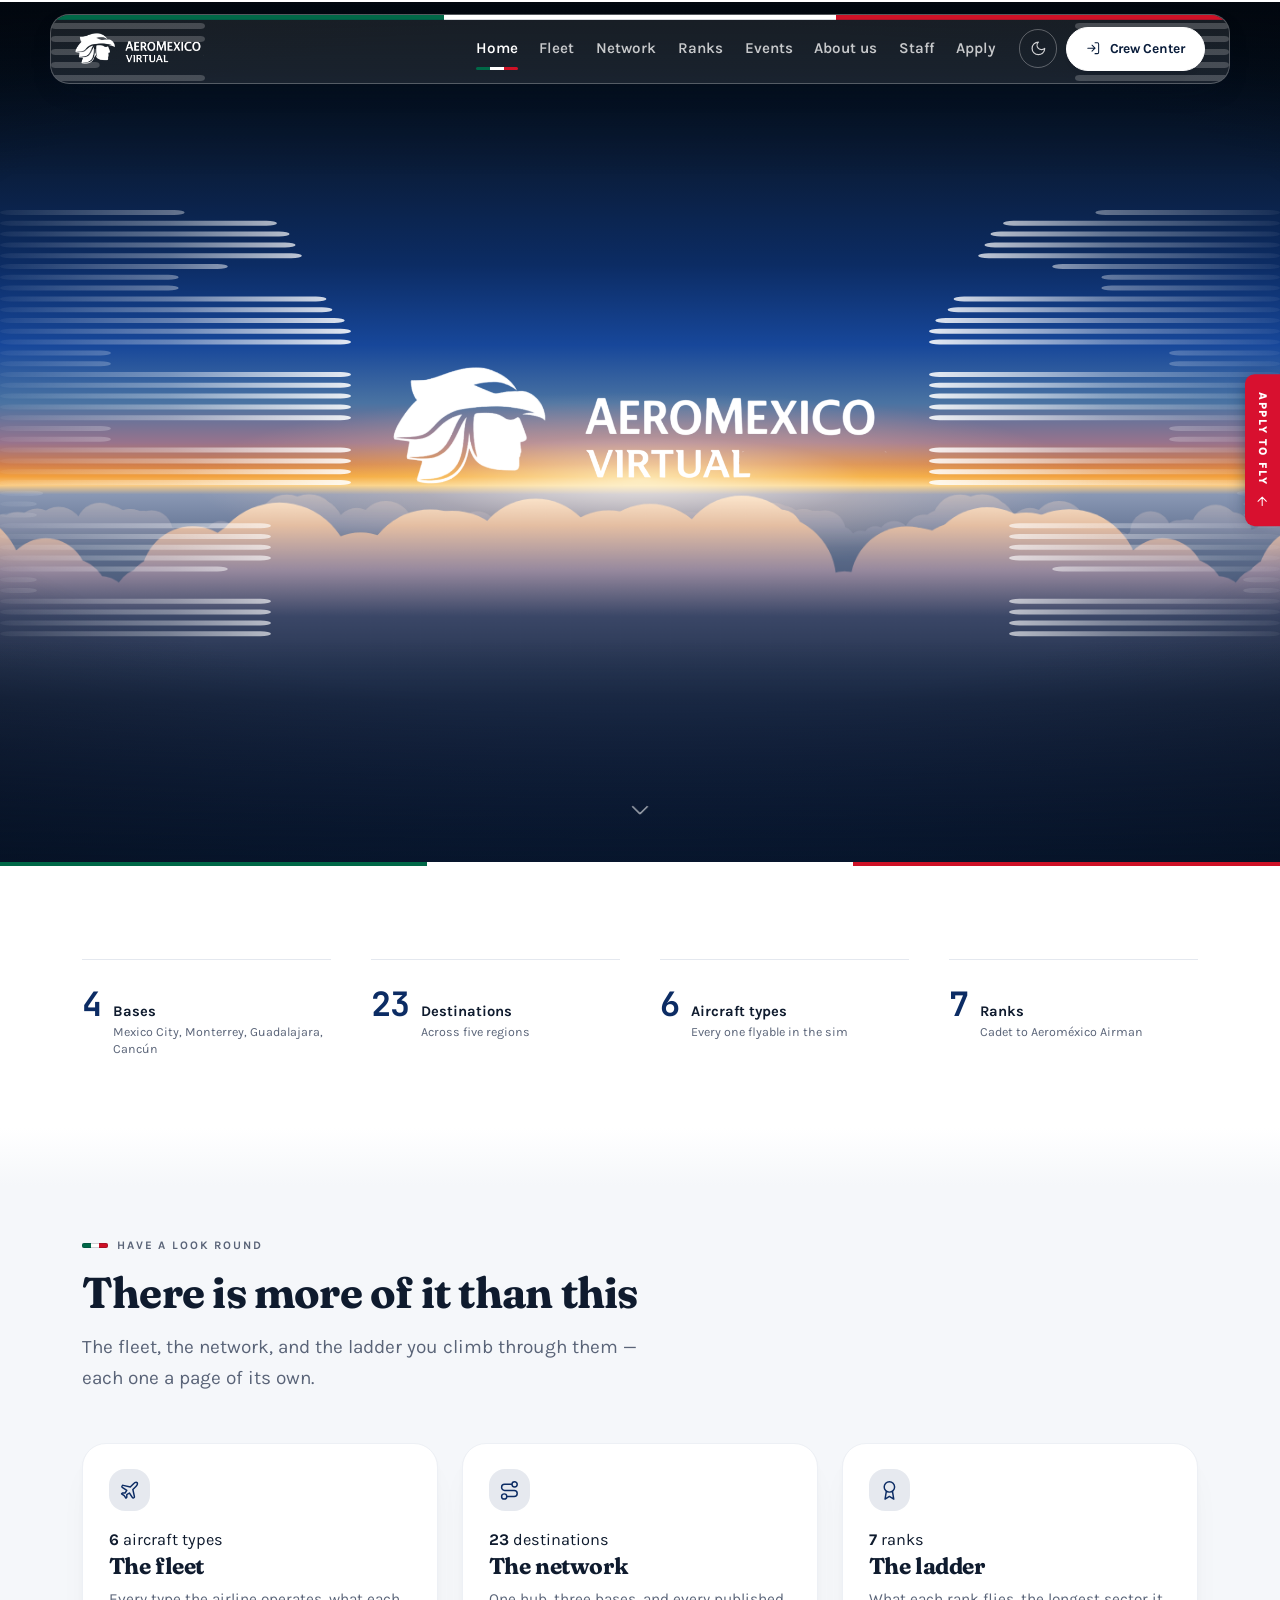
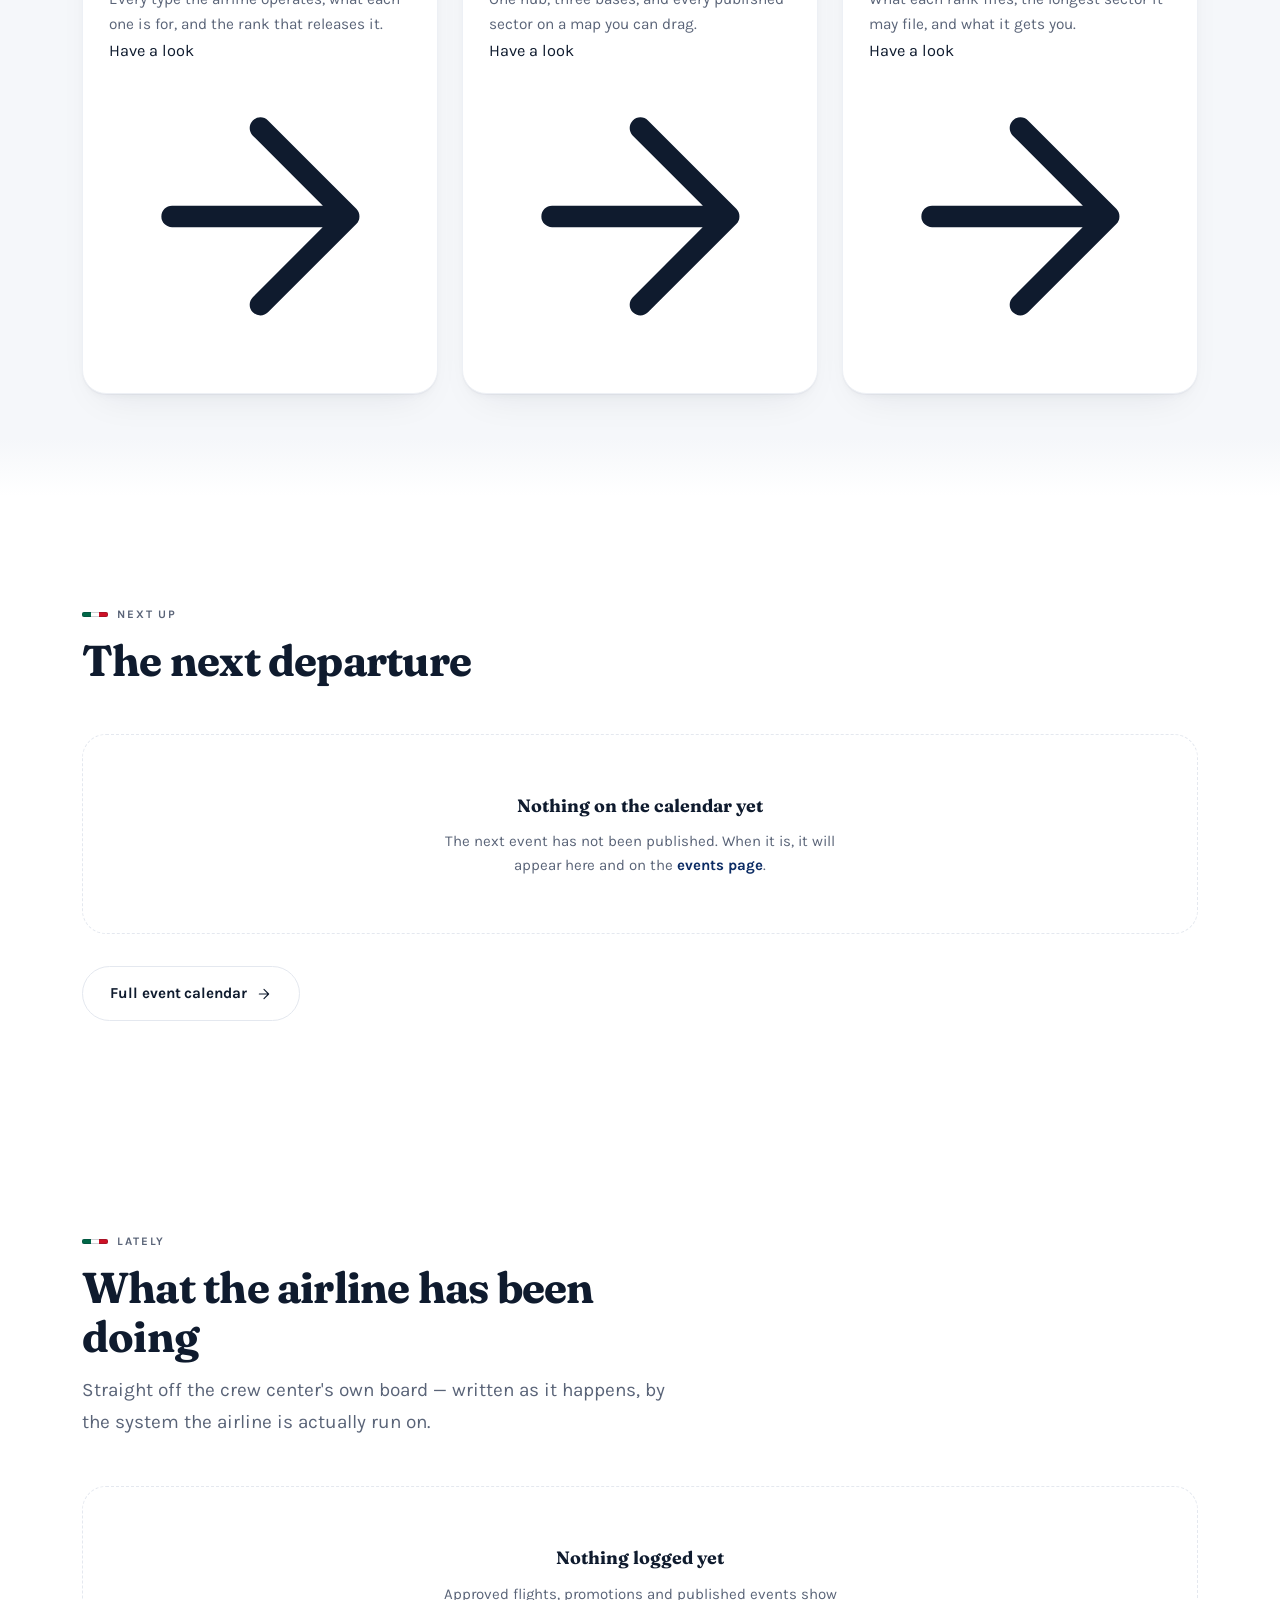
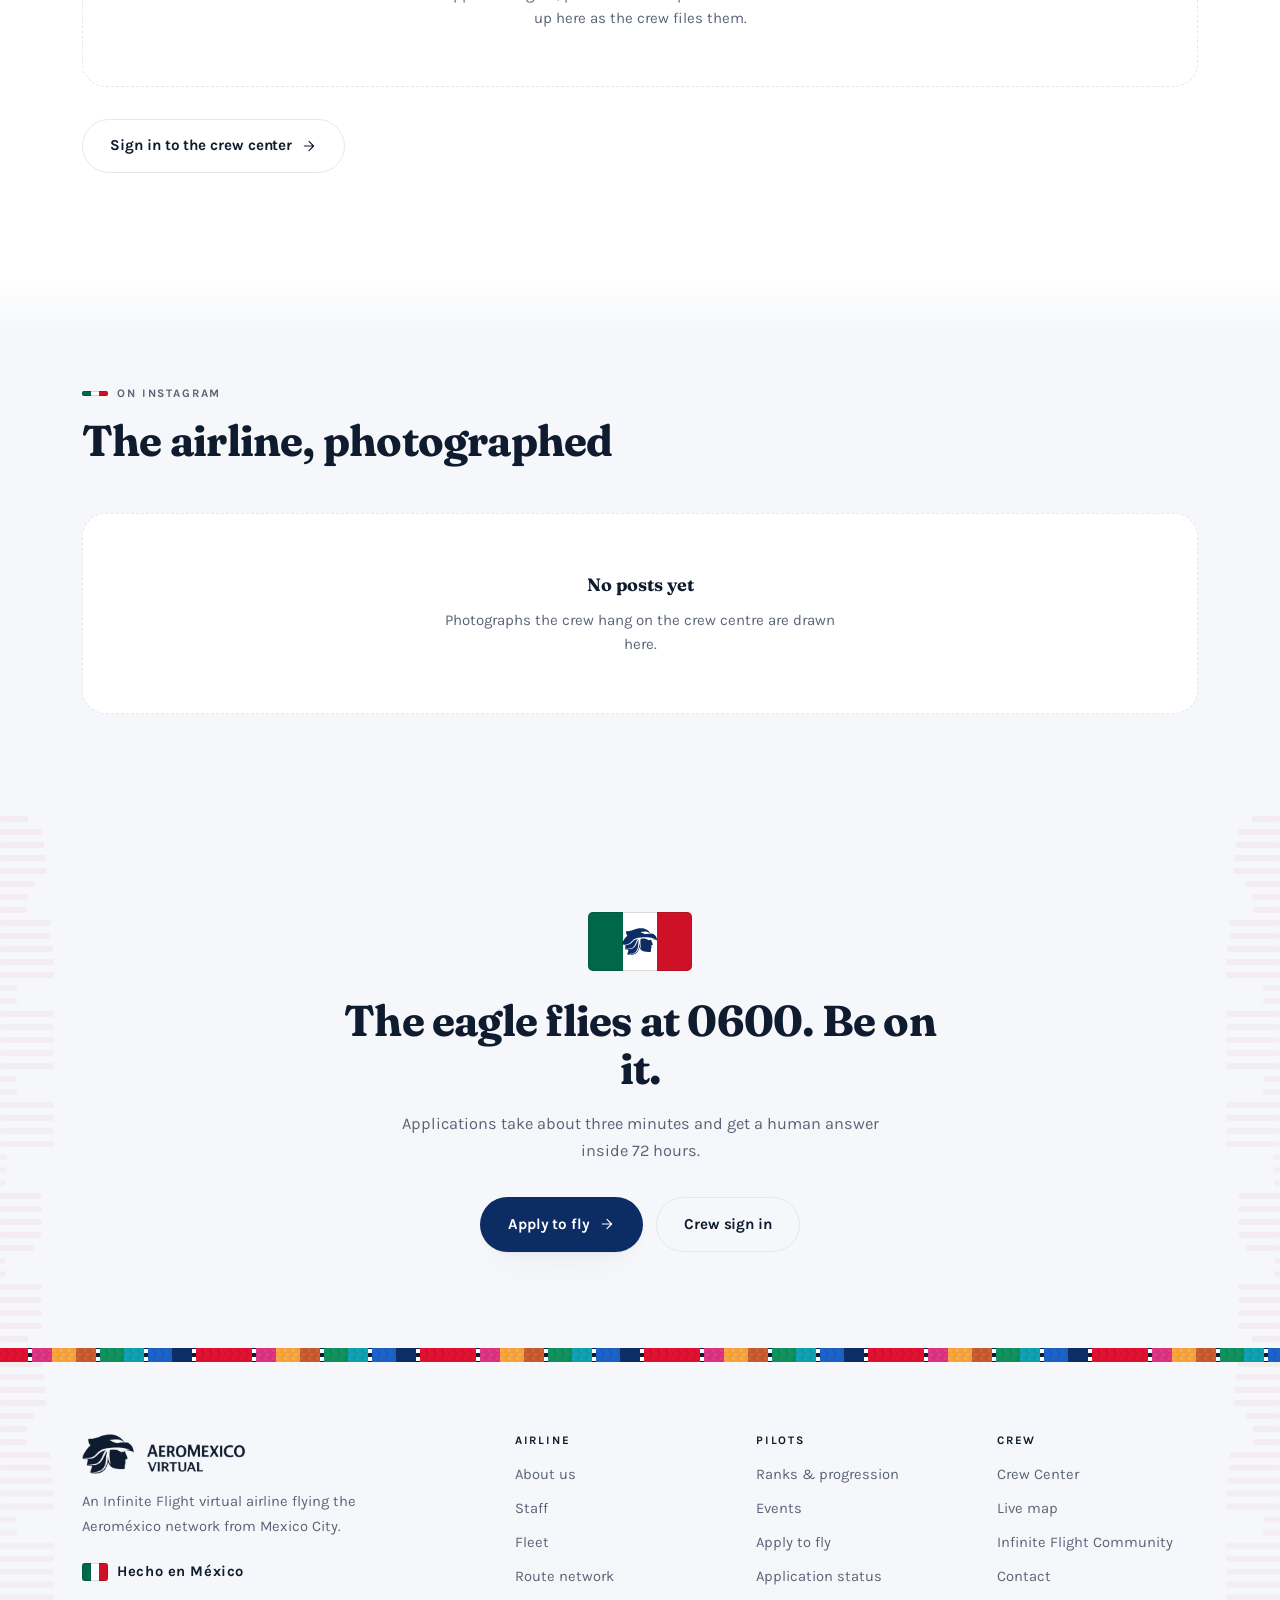
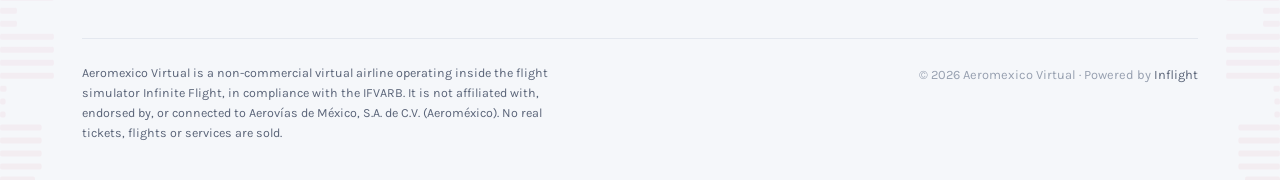
<file: index.html>
<!DOCTYPE html>
<html lang="en">
<head>
<meta charset="utf-8">
<meta name="viewport" content="width=device-width, initial-scale=1">
<title>Aeromexico Virtual — Fly the Eagle Warrior</title>
<meta name="description" content="Aeromexico Virtual is an Infinite Flight virtual airline flying the Aeroméxico network from Mexico City across the Americas, Europe and the Pacific. Join the crew.">
<link rel="canonical" href="https://aeromexicova.org/">
<!-- The bar matches the page, so a phone browser stops painting a navy strip
     over a white site. Two values, one per scheme. -->
<meta name="theme-color" content="#FFFFFF" media="(prefers-color-scheme: light)">
<meta name="theme-color" content="#071426" media="(prefers-color-scheme: dark)">
<link rel="icon" href="/assets/img/mark.svg" type="image/svg+xml">
<meta property="og:type" content="website">
<meta property="og:site_name" content="Aeromexico Virtual">
<meta property="og:url" content="https://aeromexicova.org/">
<meta property="og:title" content="Aeromexico Virtual — Fly the Eagle Warrior">
<meta property="og:description" content="Aeromexico Virtual is an Infinite Flight virtual airline flying the Aeroméxico network from Mexico City across the Americas, Europe and the Pacific. Join the crew.">
<!-- The share card is the airline's own photograph of XA-ADD, off the same
     community gallery the fleet page and the hero draw from — not the folk-art
     poster that used to be here, which went with the hero it was drawn for.
     Absolute because a crawler has no page to resolve a relative path against;
     off-site because that is where the VA's photographs live. -->
<meta property="og:image" content="https://thebucketstorage2.s3.us-east-2.amazonaws.com/community-aircraft/XAADD-1775817369312.webp">
<meta name="twitter:card" content="summary_large_image">
<link rel="preconnect" href="https://fonts.googleapis.com">
<link rel="preconnect" href="https://fonts.gstatic.com" crossorigin>
<!-- Fraunces (display) + Karla (text) + JetBrains Mono (flight data). Fonts
     load asynchronously: a render-blocking third-party stylesheet also blocks
     the body scripts that inject the nav and footer, so a slow or unreachable
     fonts.googleapis.com would leave the page chrome missing, not merely
     unstyled. display=swap shows text in the fallback and swaps in. -->
<link rel="preload" as="style" href="https://fonts.googleapis.com/css2?family=Fraunces:opsz,wght,SOFT,WONK@9..144,400..800,0..100,0..1&family=Karla:wght@400..800&family=JetBrains+Mono:wght@400..700&display=swap" onload="this.onload=null;this.rel='stylesheet'">
<noscript><link rel="stylesheet" href="https://fonts.googleapis.com/css2?family=Fraunces:opsz,wght,SOFT,WONK@9..144,400..800,0..100,0..1&family=Karla:wght@400..800&family=JetBrains+Mono:wght@400..700&display=swap"></noscript>
<link rel="stylesheet" href="/assets/brand.css?v=3">
<script>
/* Paint the stored theme before first paint so there's no light flash. */
(function(){try{var t=localStorage.getItem('amv:theme');if(t==='dark'||t==='light')document.documentElement.setAttribute('data-theme',t);}catch(e){}})();
</script>
</head>
<body>

<a class="skip" href="#main">Skip to content</a>
<div data-site-nav></div>
<!-- The nav is injected by site.js so one change lands on every page. With
     scripting off nothing would be injected at all, so every page carries the
     site map in plain HTML too. -->
<noscript>
    <nav class="wrap section--tight"><a href="/">Home</a> · <a href="/fleet">Fleet</a> ·
    <a href="/network">Network</a> · <a href="/ranks">Ranks</a> · <a href="/events">Events</a> ·
    <a href="/about">About us</a> · <a href="/staff">Staff</a> · <a href="/apply">Apply</a> ·
    <a href="https://inflight.info/crew/aeromexico-virtual">Crew Center</a></nav>
</noscript>

<main id="main">

    <!-- ==================== HERO ====================
         THE SKY, THEN THE STRIPES, THEN THE EAGLE.

         No words on it at all — the airline's lockup, and the ruled lines off
         Aeroméxico's mark drawing in from both edges of the screen towards it.
         The flight deck that used to be here went: the move forward into the
         cockpit was the hero being about an aeroplane, and the stripes are the
         hero being about the airline.

         WHAT IS ON SCREEN IS NOT A DRAWING. The rules are assets/img/stripes.svg
         and its mirror, whose bar lengths tools/make-stripes.py measures off
         full-logo.webp; the cloud decks are tools/make-cloudbank.py. Every one
         is a monochrome mask painted in brand.css. The one image is the lockup.

         THE MOVE is all CSS — see RULED HERO in brand.css. The sky comes up,
         the stripes draw in from the sides, the lockup settles between them.
         It runs ONCE and then holds. Asked for reduced motion it does not run
         at all: you arrive on the last frame.

         EVERY LAYER IS OPTIONAL. Scripting off, masks unsupported, a file that
         will not load — and this is the airline's navy with the lockup on it. -->
    <section class="hero hero--live hero--rules" data-hero>
        <!-- The weather. One aria-hidden subtree: it is scenery, and a screen
             reader should be handed the <h1> below, not a list of empty divs. -->
        <div class="sky sky--dawn" aria-hidden="true">
            <!-- ONE FRAME, and everything in the picture is inside it. See THE
                 SKY in brand.css. -->
            <div class="sky__frame">
                <div class="sky__air">
                    <div class="sky__sun"></div>
                    <div class="sky__cloud sky__cloud--far"></div>
                    <div class="sky__cloud sky__cloud--near"></div>
                </div>
            </div>
        </div>

        <div class="wrap hero__content">
            <!-- The page's real <h1>, and the only words in the hero: hidden
                 to the eye, exactly as legible as any other heading to a screen
                 reader or a crawler. The VA asked for no type on the opening
                 screen; a page with no heading at all is a different thing, and
                 it is broken. -->
            <h1 class="sr-only">Aeromexico Virtual — an Infinite Flight virtual
                airline flying the Aeroméxico network from Mexico City</h1>

            <!-- The rules, one block per side, flush to the screen edge and
                 ragged towards the lockup. Inside the content box so they
                 centre on the lockup rather than on a guess at where it is. -->
            <span class="hero__rule hero__rule--l" aria-hidden="true"></span>
            <span class="hero__rule hero__rule--r" aria-hidden="true"></span>

            <span class="brandmark hero__logo" aria-hidden="true"></span>
        </div>

        <!-- Where to go next, with no word on it. The hero is a full screen and
             a full screen with nothing under the fold visible is a screen people
             stop at. -->
        <a class="hero__next" href="#below" aria-label="Skip to the page"></a>
    </section>

    <!-- ==================== THE AIRLINE, COUNTED ====================
         Off the hero and onto the page's own paper, where they read as facts
         rather than as furniture over a photograph: four figures derived from
         data.js, and the sectors the crew have actually flown.

         The flown strip starts [hidden] and is revealed only once real flights
         arrive from the crew centre — there is no placeholder leg and no
         invented pilot. -->
    <section class="section section--tight hero-under" id="below">
        <div class="wrap">
            <dl class="hero__facts hero__facts--band" id="heroFacts" data-reveal-group data-reveal-step="60"></dl>
            <div class="hero__log" data-hero-log hidden>
                <p class="hero__log-head">
                    <i class="dot-live" aria-hidden="true"></i> Flown by the crew
                </p>
                <ul class="hero__legs" data-hero-legs></ul>
            </div>
        </div>
    </section>

    <!-- ==================== WHERE TO GO NEXT ====================
         A GLIMPSE, NOT THE WHOLE THING. The VA's note was that the home page
         showed all the information rather than a taste of it, and it did: a
         live figures band, three "why fly with us" cards, the full interactive
         route map, two photo essays, the live roster, the activity feed, the
         CEO's message and an Instagram grid — every one a preview of a page
         that already exists in the nav, stacked into a scroll nobody finishes.

         Three cards replaced all of it. Each carries a real counted figure off
         data.js and a way through to the page that holds the rest, which is
         the whole job of a home page on a site with eight of them.

         Nothing was deleted from the SITE: the map is /network, the roster and
         the activity feed are the crew centre's and are on /network, the CEO's
         message is /about in full, and the fleet essays are /fleet. -->
    <section class="section section--alt">
        <div class="wrap">
            <div class="head" data-reveal>
                <span class="eyebrow">Have a look round</span>
                <h2>There is more of it than this</h2>
                <p class="lede">
                    The fleet, the network, and the ladder you climb through them — each one
                    a page of its own.
                </p>
            </div>
            <div class="grid grid-3" id="glimpse" data-reveal-group data-reveal-delay="90"></div>
        </div>
    </section>

    <!-- ==================== NEXT EVENT ==================== -->
    <section class="section">
        <div class="wrap">
            <div class="head" data-reveal>
                <span class="eyebrow">Next up</span>
                <h2>The next departure</h2>
            </div>
            <div id="nextEvent" data-reveal></div>
            <p style="margin-top:2rem" data-reveal>
                <a class="btn btn--ghost" href="/events">Full event calendar <span data-icon="arrow"></span></a>
            </p>
        </div>
    </section>

    <!-- These two stay. The trim took out everything that was a PREVIEW of a
         page already in the nav — the map, the CEO's message, the photo
         essays, the live roster. These are the opposite: the crew centre's own
         automatic rows, and the photographs staff hang on it. Neither has a
         page of its own anywhere on the site, so cutting them would have
         deleted them rather than moved them, and both are already glimpses. -->
    <!-- ==================== WHAT THE AIRLINE DID ====================
         The crew center's own record of what happened — a pilot joined,
         somebody made Captain, an event went up. Written by the crew center,
         not by us, which is the point: these are the only lines on this page
         that cannot be out of date, because an airline that has not done
         anything has none of them.

         The section starts hidden and is REMOVED unless the feed answers with
         something. There is no honest static version of "this week" to leave
         in its place — every other section on this page holds a fallback in
         data.js because the fallback is still true when the backend is quiet,
         and a hand-written list of recent joiners would not be. -->
    <section class="section" id="recent">
        <div class="wrap">
            <div class="head" data-reveal>
                <span class="eyebrow">Lately</span>
                <h2>What the airline has been doing</h2>
                <p class="lede">
                    Straight off the crew center's own board — written as it happens,
                    by the system the airline is actually run on.
                </p>
            </div>
            <div class="timeline" id="recentList" data-reveal></div>
            <p style="margin-top:2rem" data-reveal>
                <a class="btn btn--ghost" href="/crew">Sign in to the crew center <span data-icon="arrow"></span></a>
            </p>
        </div>
    </section>

    <!-- ==================== THE WALL ====================
         The Instagram posts staff chose on the crew center, hung here too.
         Same posts, same order, one place to change them.

         Hidden and removed when there is no wall, for the same reason as the
         section above: an airline that has not posted anything should show
         nothing here, not an empty grid with a heading over it. -->
    <section class="section section--alt" id="wall">
        <div class="wrap">
            <div class="head" data-reveal>
                <span class="eyebrow">On Instagram</span>
                <h2>The airline, photographed</h2>
            </div>
            <div class="wall" id="wallGrid" data-reveal></div>
            <p class="wall__handle" id="wallHandle" hidden></p>
        </div>
    </section>

    <!-- ==================== CTA ==================== -->
    <section class="band">
        <div class="band__wash"></div>
        <div class="wrap band__inner">
            <span class="flag-crest" role="img" aria-label="Aeromexico Virtual — the Caballero Águila on the Mexican tricolour">
                <span class="mark"></span>
            </span>
            <h2>The eagle flies at 0600. Be on it.</h2>
            <p>Applications take about three minutes and get a human answer inside 72 hours.</p>
            <div class="hero__cta">
                <a class="btn btn--light" href="/apply">Apply to fly <span data-icon="arrow"></span></a>
                <a class="btn btn--onink" href="/crew">Crew sign in</a>
            </div>
        </div>
    </section>

</main>

<div data-site-footer></div>

<!-- The route map's scripts and live.js came off this page with the route map
     and the live roster. The map is now globe.js plus the generated land grid
     in globe-land.js, which together are the largest scripts on the site and
     draw nothing here. /network loads them; this page does not. -->
<script src="/assets/js/data.js?v=3"></script>
<script src="/assets/js/site.js?v=3"></script>
<script src="/assets/js/crew.js?v=3"></script>
<!-- After crew.js: the hero's flight strip reads the crew centre's flight log
     through it. Home page only — nothing else on the site has a stage. -->
<script src="/assets/js/hero.js?v=3"></script>
<script>
(function () {
    const D = window.AMV_DATA, A = window.AMV;
    const esc = s => String(s == null ? '' : s).replace(/[&<>"']/g, c =>
        ({ '&': '&amp;', '<': '&lt;', '>': '&gt;', '"': '&quot;', "'": '&#39;' }[c]));

    // ---- Hero facts ----
    // Every figure counted off the arrays in data.js, so none of them can drift
    // from what the site actually lists.
    const dests = new Set(D.routes.map(r => r.to)).size;
    document.getElementById('heroFacts').innerHTML = [
        [D.hubs.length,   'Bases',          'Mexico City, Monterrey, Guadalajara, Cancún'],
        [dests,           'Destinations',   'Across five regions', 'dest'],
        [D.fleet.length,  'Aircraft types', 'Every one flyable in the sim'],
        [D.ranks.length,  'Ranks',          'Cadet to Aeroméxico Airman'],
    ].map(([n, label, note, hook]) => `
        <div>
            <dt${hook ? ` data-count-${hook}` : ''}>${n}</dt>
            <dd><b>${esc(label)}</b><span>${esc(note)}</span></dd>
        </div>`).join('');

    // ---- What the airline holds itself to ----
    // The strip under the hero's buttons. Read out of AMV_DATA.values rather
    // than typed into the markup, so the four things stated over the
    // photograph are the same four the about page sets out in full — the one
    // thing on this hero a reader might take as a promise is the one thing
    // that cannot drift from where the promise is actually made.
    const vals = document.getElementById('heroValues');
    if (vals) {
        vals.innerHTML = (D.values || [])
            .map(v => `<span>${esc(v.tag || v.title)}</span>`).join('');
    }

    // ---- Skeletons -----------------------------------------------------
    // Shown ONLY where the section is already in the layout and a request is
    // actually in flight. A skeleton for something that may not exist is worse
    // than showing nothing, because it promises.
    const skelRows = (n) => Array.from({ length: n },
        () => `<div class="skeleton__row">
                   <div class="skeleton__bar skeleton__bar--sm"></div>
                   <div class="skeleton__bar skeleton__bar--md"></div>
               </div>`).join('');

    function skeleton(id, html) {
        const host = document.getElementById(id);
        if (host) host.innerHTML = `<div class="skeleton" aria-hidden="true">${html}</div>`;
    }

    if (window.AMV_CREW) {
        skeleton('recentList', skelRows(3));
        skeleton('wallGrid',
            `<div style="display:grid;gap:.8rem;grid-template-columns:repeat(auto-fit,minmax(9rem,1fr))">
                 ${Array.from({ length: 6 }, () => '<div class="skeleton__block"></div>').join('')}
             </div>`);
    }

    // ---- Where to go next ----
    //
    // Three cards, each a real counted figure off data.js and a way through to
    // the page that holds the rest. This is what is left of the map, the two
    // photo essays, the "why fly with us" cards and the CEO's message that sat
    // between the hero and the calendar: the home page shows a glimpse, the
    // page in the nav shows the thing.
    //
    // Counted, not typed. A type added to the fleet or a sector opened in the
    // crew centre changes these with nothing edited here — the same contract
    // the hero's own figures keep.
    const glimpse = document.getElementById('glimpse');
    if (glimpse) {
        glimpse.innerHTML = [
            ['plane', D.fleet.length, 'aircraft types', '/fleet', 'The fleet',
             'Every type the airline operates, what each one is for, and the rank that releases it.'],
            ['route', dests, 'destinations', '/network', 'The network',
             'One hub, three bases, and every published sector on a map you can drag.'],
            ['award', D.ranks.length, 'ranks', '/ranks', 'The ladder',
             'What each rank flies, the longest sector it may file, and what it gets you.'],
        ].map(([ico, n, unit, href, title, blurb]) => `
            <a class="card card--hover glimpse" href="${href}">
                <div class="card__icon">${A.icon(ico)}</div>
                <span class="glimpse__count"><b${unit === 'destinations' ? ' data-count-dest' : ''}>${n}</b> ${esc(unit)}</span>
                <h3>${esc(title)}</h3>
                <p>${esc(blurb)}</p>
                <span class="glimpse__go">Have a look ${A.icon('arrow')}</span>
            </a>`).join('');
    }

    // ---- The network is the crew centre's, here as everywhere ----
    //
    // The home page used to say this through the route map's lede, which
    // counted the sectors the crew centre answered with. The map went when the
    // page was cut back to glimpses, and for a moment the two destination
    // figures left behind — the hero's counted band and the network card —
    // were reading data.js and nothing else. That is the one thing this site
    // does not do: the crew centre is where sectors are opened and closed, so
    // a figure this page prints about the network has to come from there the
    // moment it answers.
    //
    // Both figures carry [data-count-dest] and both are rewritten together,
    // so they cannot end up disagreeing with each other on one screen.
    if (window.AMV_CREW) {
        window.AMV_CREW.routes().then(live => {
            if (!live || !live.length) return;      // null is "we could not ask"
            const n = new Set(live.map(r => r.to).filter(Boolean)).size;
            if (!n) return;
            document.querySelectorAll('[data-count-dest]').forEach(el => {
                el.textContent = n;
                el.removeAttribute('data-count');    // stop the counter re-animating
            });
        }).catch(() => {});
    }

    // ---- Next event (the soonest one still ahead of us) ----
    //
    // THE CREW CENTRE IS THE ONLY SOURCE. data.js used to carry four events as
    // "fallback copy" and this band painted them before the network was
    // involved — which meant the home page advertised a departure, with a date
    // and a slot count, that nobody had scheduled. A made-up figure is bad; a
    // made-up event is something a pilot can set an alarm for. Those four are
    // gone from data.js and nothing replaced them.
    //
    // So there are three states and the middle one matters: waiting (the
    // request is in flight — hold the shape, claim nothing), an event, or
    // nothing on the calendar. Only the last two are statements about the
    // airline, and both are true when they are shown.
    const host = document.getElementById('nextEvent');

    function paintWaiting() {
        host.innerHTML = `<div class="card"><div class="skeleton" aria-hidden="true">
            <div class="skeleton__row">
                <div class="skeleton__bar skeleton__bar--sm"></div>
                <div class="skeleton__bar skeleton__bar--md"></div>
            </div></div><span class="sr-only">Loading the next event…</span></div>`;
    }

    function paintNextEvent(list) {
        const next = (list || []).filter(e => Date.parse(e.date) > Date.now())
                                 .sort((a, b) => Date.parse(a.date) - Date.parse(b.date))[0];
        if (!next) {
            host.innerHTML = `<div class="empty">
                <b>Nothing on the calendar yet</b>
                <p>The next event has not been published. When it is, it will appear here and on
                   the <a href="/events">events page</a>.</p>
            </div>`;
            return;
        }
        const fmt = new Intl.DateTimeFormat(undefined, {
            weekday: 'long', day: 'numeric', month: 'long',
            hour: '2-digit', minute: '2-digit', timeZoneName: 'short',
        }).format(new Date(next.date));
        host.innerHTML = `
            <article class="card" style="display:grid;gap:1.6rem;grid-template-columns:1fr">
                <div>
                    ${next.server ? `<span class="chip">${esc(next.server)} Server</span>` : ''}
                    <h3 style="margin:.9rem 0 .5rem;font-size:clamp(1.4rem,3vw,2rem)">${esc(next.title)}</h3>
                    <p class="mono muted" style="font-size:.86rem">${esc(fmt)}</p>
                    ${next.blurb ? `<p style="margin-top:1rem;max-width:60ch">${esc(next.blurb)}</p>` : ''}
                    <div class="fleet-card__specs" style="padding-top:1.3rem">
                        ${next.from && next.to ? `<span>Route <b>${esc(next.from)} → ${esc(next.to)}</b></span>` : ''}
                        ${next.ac ? `<span>Aircraft <b>${esc(next.ac)}</b></span>` : ''}
                        ${next.slots ? `<span>Slots <b>${next.slots}</b></span>` : ''}
                        ${next.going !== undefined ? `<span>Signed up <b>${next.going}</b></span>` : ''}
                    </div>
                </div>
            </article>`;
        A.refresh(host);
    }

    // No crew centre at all is an answer — there is no calendar to read, so the
    // band says so rather than waiting for ever. `live` is null on any failure
    // (see the null contract at the top of crew.js), which is the same answer:
    // nothing we can stand behind, so nothing is claimed.
    if (window.AMV_CREW) {
        paintWaiting();
        window.AMV_CREW.events({ limit: 4 })
            .then(live => paintNextEvent(live))
            .catch(() => paintNextEvent(null));
    } else {
        paintNextEvent(null);
    }

    // Everything above was injected after site.js exported itself — hand the new
    // nodes back so their reveals, counters and icons get wired.
    A.refresh();

    // The live operating figures went with the #ops band. crew.js still
    // exposes stats() and nothing on the site calls it — a section away from
    // being used again, not deleted.

    // ---- What the airline has been doing ----
    //
    // The crew center's automatic rows: joins, promotions, published events.
    // The section is removed unless there is something to put in it — see the
    // note on the markup for why this one has no data.js fallback.
    const recent = document.getElementById('recent');
    const GLYPH = {
        joined:    '✦',   // a pilot on the roster
        promotion: '▲',   // a rank up
        checkride: '◆',   // a check-ride due or flown
        event:     '●',   // an event published
        schedule:  '■',   // a schedule up
    };

    function paintRecent(rows) {
        if (!rows || !rows.length) { emptyRecent(); return; }
        const when = (at) => {
            const t = Date.parse(at);
            if (!isFinite(t)) return '';
            const days = Math.floor((Date.now() - t) / 86400000);
            if (days <= 0) return 'Today';
            if (days === 1) return 'Yesterday';
            if (days < 7)  return `${days} days ago`;
            return new Intl.DateTimeFormat(undefined, { day: 'numeric', month: 'short' }).format(t);
        };
        document.getElementById('recentList').innerHTML = rows.map(r => `
            <div class="timeline__row">
                <span class="timeline__when">${esc(when(r.at) || (GLYPH[r.kind] || '·'))}</span>
                <p class="timeline__what">
                    <b>${esc(r.title)}</b>
                    ${r.body ? `<span>${esc(r.body)}</span>` : ''}
                </p>
            </div>`).join('');
        A.refresh(recent);
    }

    // A quiet feed and no feed at all land in the same place on purpose: from
    // the visitor's side they are the same fact, and a section that deletes
    // itself cannot tell you which one happened.
    function emptyRecent() {
        document.getElementById('recentList').outerHTML = `<div class="empty">
            <b>Nothing logged yet</b>
            <p>Approved flights, promotions and published events show up here as the crew
               files them.</p>
        </div>`;
        A.refresh(recent);
    }

    if (window.AMV_CREW) window.AMV_CREW.activity({ limit: 6 }).then(paintRecent).catch(emptyRecent);
    else emptyRecent();

    // ---- The wall ----
    //
    // Nine Instagram embeds is several megabytes, and this section sits near
    // the bottom of a long page most visitors never reach the end of. So each
    // tile is a button until it is scrolled to, and the frame is built then.
    // Clicking one before that mounts it early rather than leaving the visitor
    // with a button that does nothing.
    //
    // NOTHING FROM THE FEED REACHES `src` AS TYPED. crew.js rebuilds both
    // addresses from the shortcode; this only reads what it built.
    const wall = document.getElementById('wall');

    function mountTile(btn) {
        if (btn.dataset.mounted) return;
        btn.dataset.mounted = '1';
        const frame = document.createElement('iframe');
        frame.src = btn.dataset.embed;
        frame.title = 'Instagram post';
        frame.loading = 'lazy';
        frame.setAttribute('scrolling', 'no');
        frame.setAttribute('allowtransparency', 'true');
        // The embed is somebody else's page. It gets to be a photograph and
        // nothing else: no scripts of ours to reach, no top-level navigation,
        // no camera, no payment. `allow-popups` is the one concession, so the
        // post's own "view on Instagram" still opens.
        frame.setAttribute('sandbox', 'allow-scripts allow-same-origin allow-popups allow-popups-to-escape-sandbox');
        frame.referrerPolicy = 'no-referrer-when-downgrade';
        btn.innerHTML = '';
        btn.appendChild(frame);
        fitTile(btn, frame);
    }

    // 326 × 470 is the only size Instagram's embed lays out at, and a
    // cross-origin frame cannot be measured. So it is built at that size and
    // scaled to whatever the grid gave the tile.
    function fitTile(btn, frame) {
        const w = btn.clientWidth;
        if (!w) return;
        const k = w / 326;
        frame.style.transform = `scale(${k})`;
    }

    function paintWall(data) {
        if (!data || !data.posts.length) { emptyWall(); return; }
        const grid = document.getElementById('wallGrid');
        grid.innerHTML = data.posts.map(p => `
            <button class="wall__tile" type="button"
                    data-embed="${esc(p.embedUrl)}"
                    aria-label="Open an Instagram post">
                <span class="wall__ph">
                    <span>Instagram</span>
                    <b>View post</b>
                </span>
            </button>`).join('');

        const tiles = Array.from(grid.querySelectorAll('.wall__tile'));
        tiles.forEach((t, i) => { t.dataset.url = data.posts[i].url; });
        grid.addEventListener('click', (e) => {
            const btn = e.target.closest('.wall__tile');
            if (btn) mountTile(btn);
        });

        if ('IntersectionObserver' in window) {
            const io = new IntersectionObserver((entries) => {
                entries.forEach((en) => {
                    if (!en.isIntersecting) return;
                    mountTile(en.target);
                    io.unobserve(en.target);
                });
            }, { rootMargin: '200px' });
            tiles.forEach(t => io.observe(t));
        } else {
            tiles.forEach(mountTile);
        }

        // Re-scale on resize: the grid is fluid, the frame is not.
        let rt = null;
        window.addEventListener('resize', () => {
            clearTimeout(rt);
            rt = setTimeout(() => {
                tiles.forEach(t => { const f = t.querySelector('iframe'); if (f) fitTile(t, f); });
            }, 150);
        });

        if (data.handle) {
            const h = document.getElementById('wallHandle');
            h.innerHTML = `Follow the airline at <a href="https://www.instagram.com/${esc(data.handle)}/"
                rel="noopener" target="_blank">@${esc(data.handle)}</a>`;
            h.hidden = false;
        }
        A.refresh(wall);
    }

    function emptyWall() {
        document.getElementById('wallGrid').outerHTML = `<div class="empty">
            <b>No posts yet</b>
            <p>Photographs the crew hang on the crew centre are drawn here.</p>
        </div>`;
        A.refresh(wall);
    }

    if (window.AMV_CREW) window.AMV_CREW.social({ limit: 9 }).then(paintWall).catch(emptyWall);
    else emptyWall();
})();
</script>
</body>
</html>
</file>
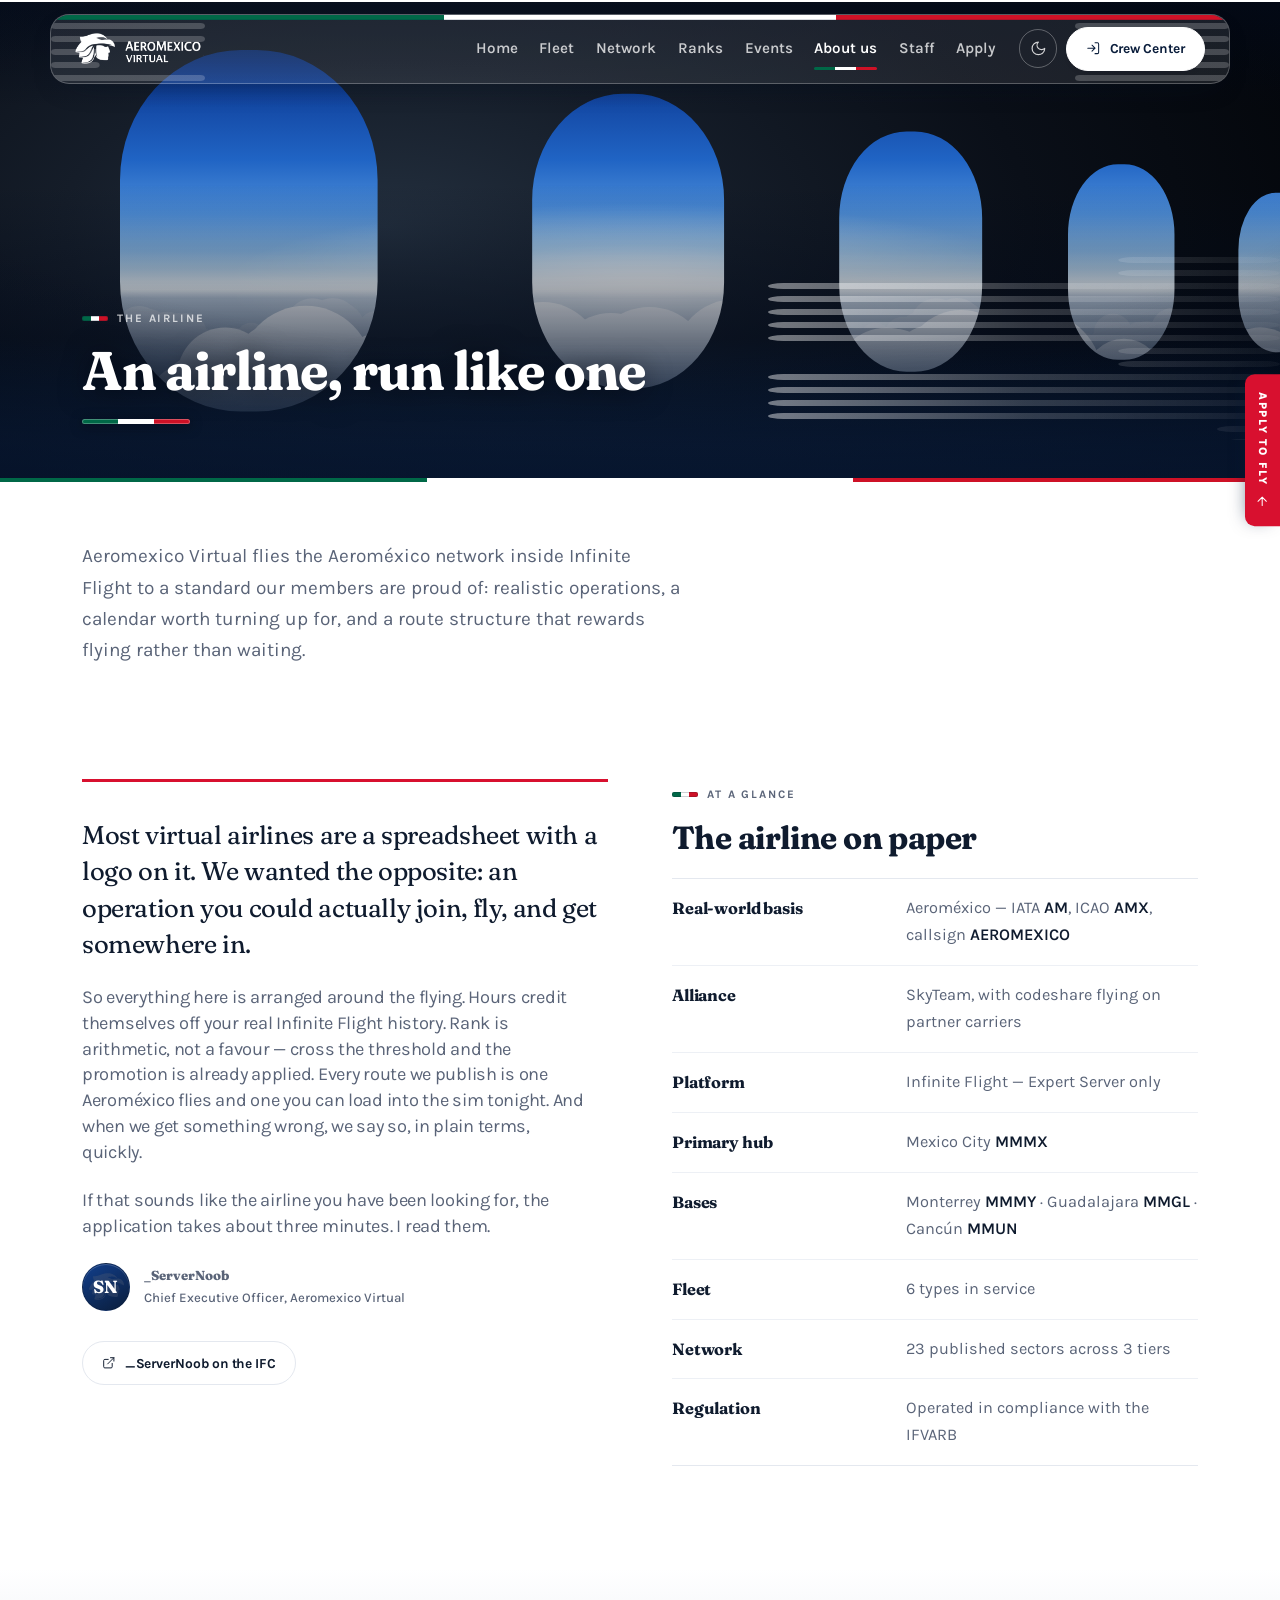
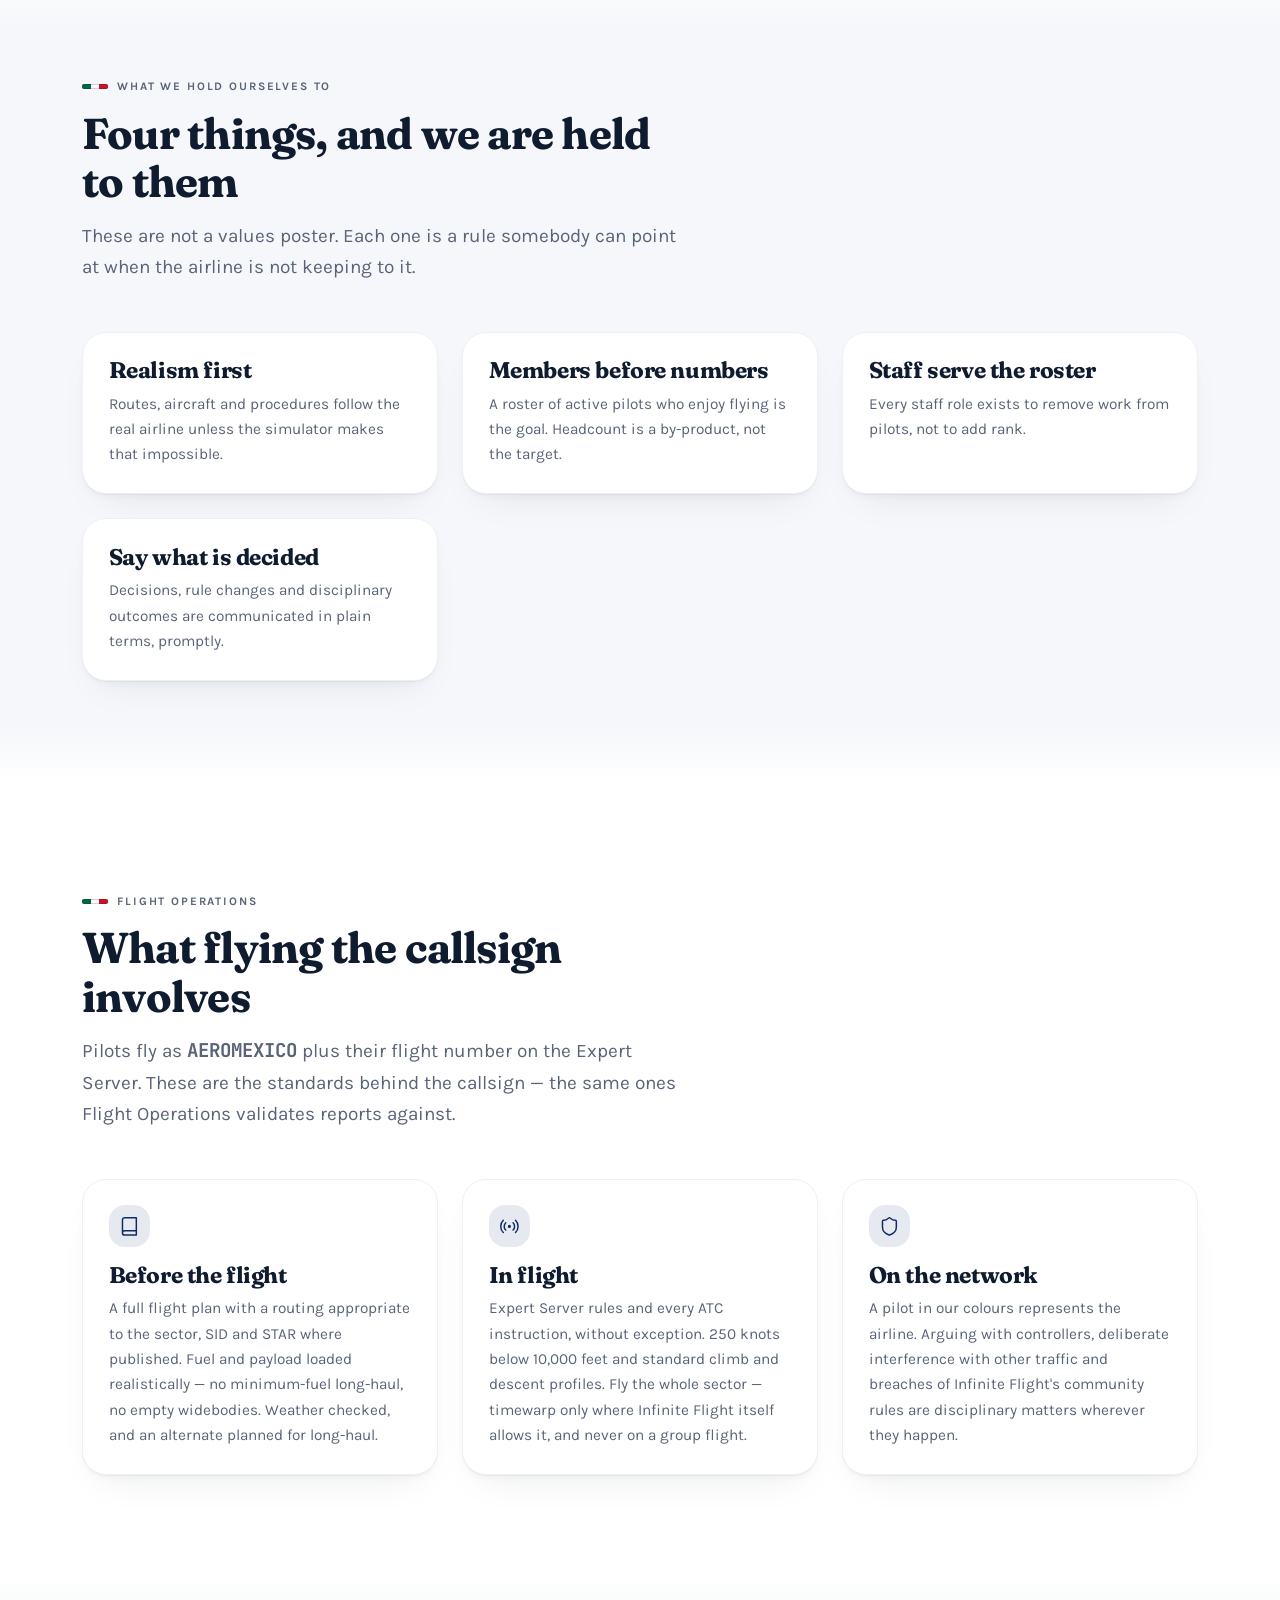
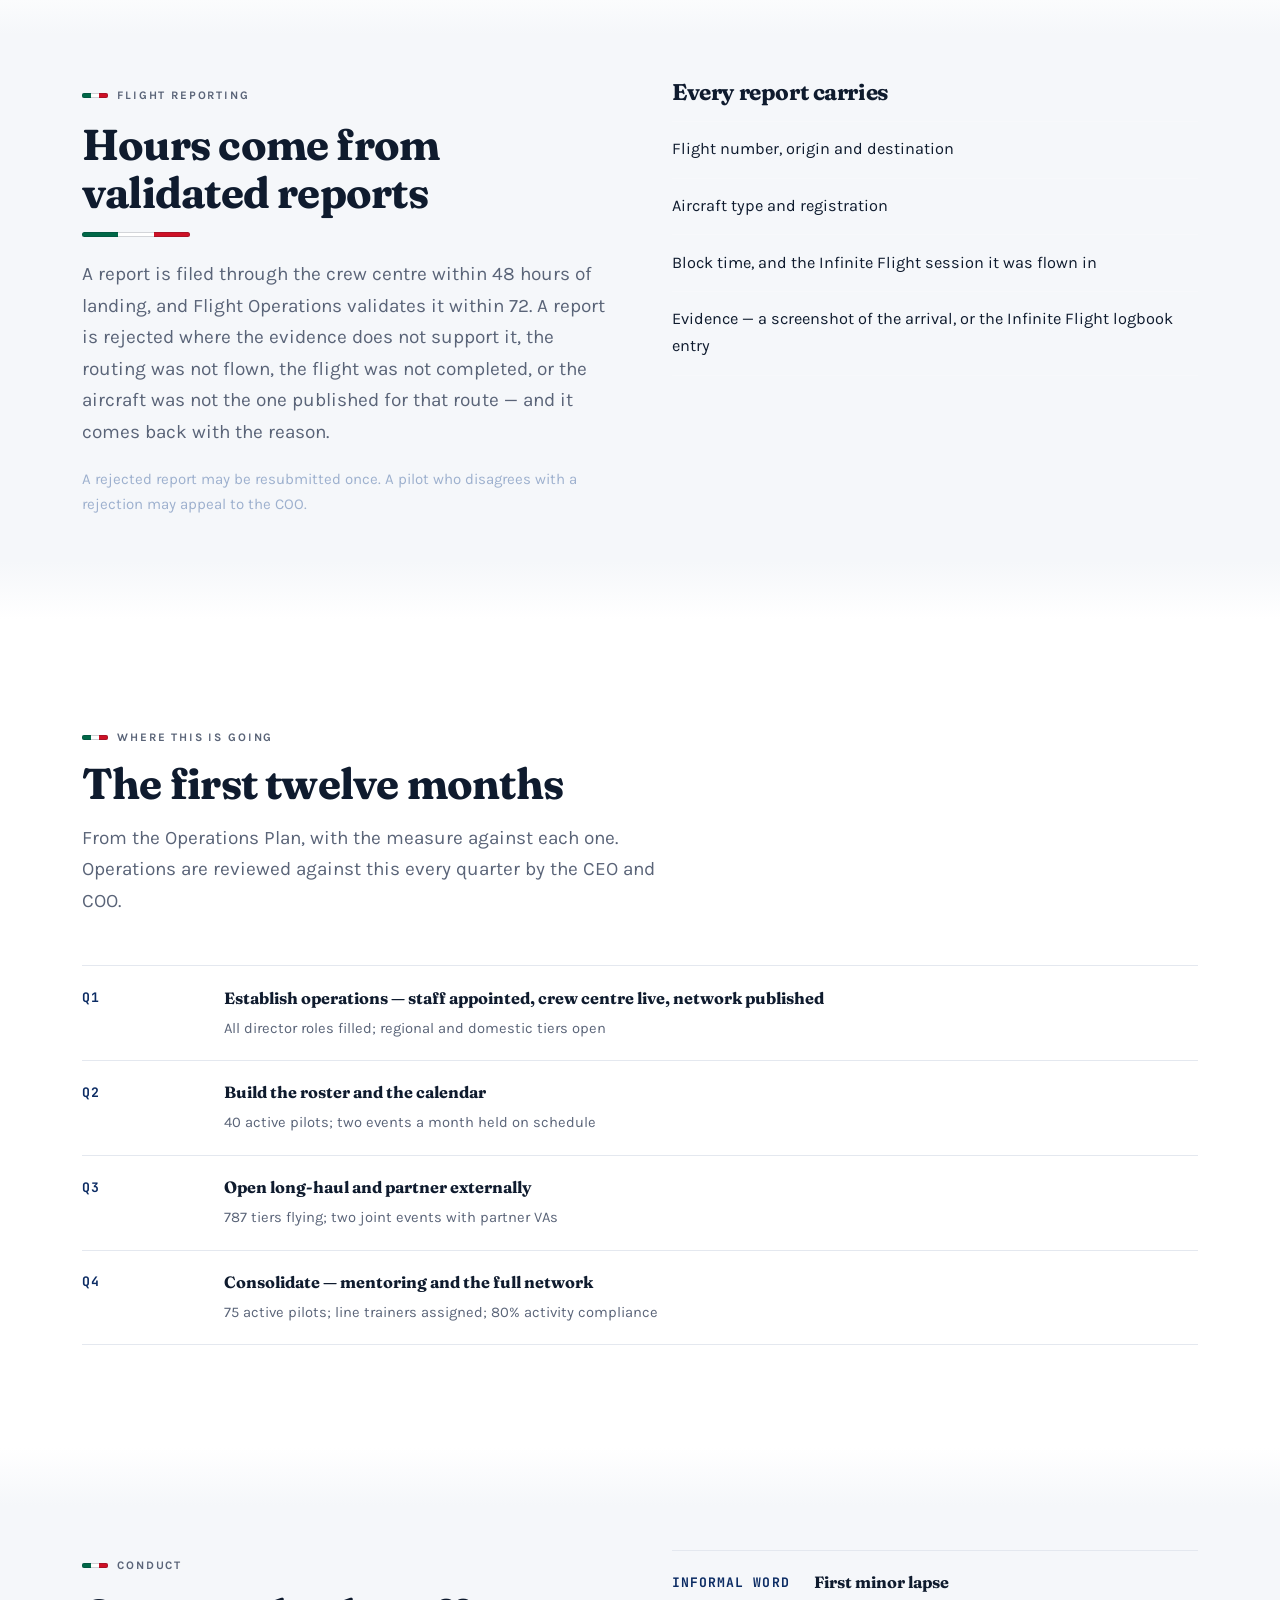
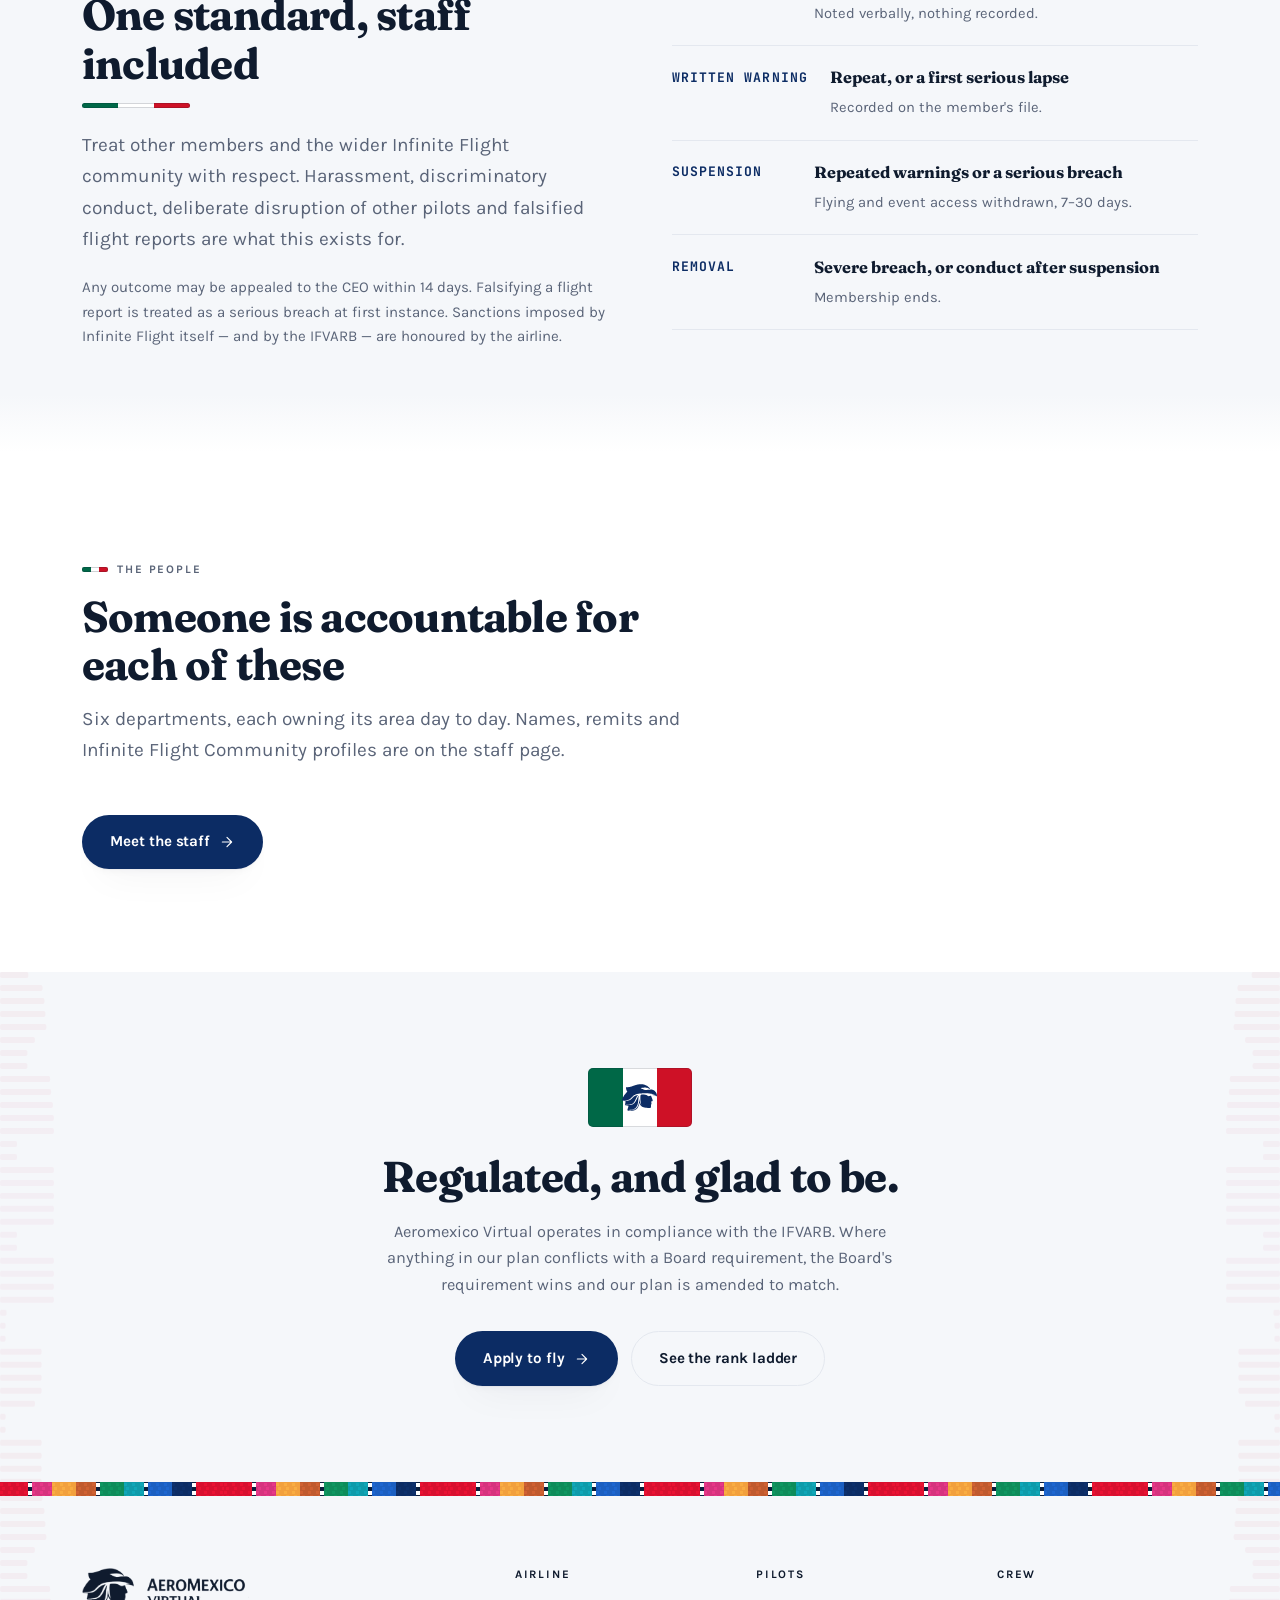
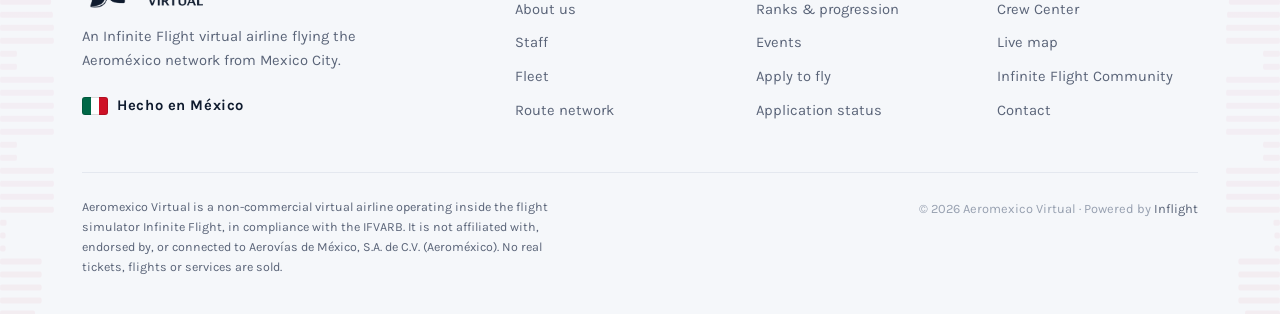
<file: about.html>
<!DOCTYPE html>
<html lang="en">
<head>
<meta charset="utf-8">
<meta name="viewport" content="width=device-width, initial-scale=1">
<title>About the airline — Aeromexico Virtual</title>
<meta name="description" content="How Aeromexico Virtual is run: the mission, what we hold ourselves to, the flight operations standards every pilot flies to, and the first twelve months.">
<link rel="canonical" href="https://aeromexicova.org/about">
<!-- The bar matches the page, so a phone browser stops painting a navy strip
     over a white site. Two values, one per scheme. -->
<meta name="theme-color" content="#FFFFFF" media="(prefers-color-scheme: light)">
<meta name="theme-color" content="#071426" media="(prefers-color-scheme: dark)">
<link rel="icon" href="/assets/img/mark.svg" type="image/svg+xml">
<meta property="og:type" content="website">
<meta property="og:site_name" content="Aeromexico Virtual">
<meta property="og:url" content="https://aeromexicova.org/about">
<meta property="og:title" content="About the airline — Aeromexico Virtual">
<meta property="og:description" content="How Aeromexico Virtual is run: the mission, what we hold ourselves to, the flight operations standards every pilot flies to, and the first twelve months.">
<!-- The share card is the airline's own photograph of XA-ADD, off the same
     community gallery the fleet page and the hero draw from — not the folk-art
     poster that used to be here, which went with the hero it was drawn for.
     Absolute because a crawler has no page to resolve a relative path against;
     off-site because that is where the VA's photographs live. -->
<meta property="og:image" content="https://thebucketstorage2.s3.us-east-2.amazonaws.com/community-aircraft/XAADD-1775817369312.webp">
<meta name="twitter:card" content="summary_large_image">
<link rel="preconnect" href="https://fonts.googleapis.com">
<link rel="preconnect" href="https://fonts.gstatic.com" crossorigin>
<!-- Fraunces (display) + Karla (text) + JetBrains Mono (flight data). Fonts
     load asynchronously: a render-blocking third-party stylesheet also blocks
     the body scripts that inject the nav and footer, so a slow or unreachable
     fonts.googleapis.com would leave the page chrome missing, not merely
     unstyled. display=swap shows text in the fallback and swaps in. -->
<link rel="preload" as="style" href="https://fonts.googleapis.com/css2?family=Fraunces:opsz,wght,SOFT,WONK@9..144,400..800,0..100,0..1&family=Karla:wght@400..800&family=JetBrains+Mono:wght@400..700&display=swap" onload="this.onload=null;this.rel='stylesheet'">
<noscript><link rel="stylesheet" href="https://fonts.googleapis.com/css2?family=Fraunces:opsz,wght,SOFT,WONK@9..144,400..800,0..100,0..1&family=Karla:wght@400..800&family=JetBrains+Mono:wght@400..700&display=swap"></noscript>
<link rel="stylesheet" href="/assets/brand.css?v=3">
<script>
/* Paint the stored theme before first paint so there's no light flash. */
(function(){try{var t=localStorage.getItem('amv:theme');if(t==='dark'||t==='light')document.documentElement.setAttribute('data-theme',t);}catch(e){}})();
</script>
</head>
<body>

<a class="skip" href="#main">Skip to content</a>
<div data-site-nav></div>
<!-- The nav is injected by site.js so one change lands on every page. With
     scripting off nothing would be injected at all, so every page carries the
     site map in plain HTML too. -->
<noscript>
    <nav class="wrap section--tight"><a href="/">Home</a> · <a href="/fleet">Fleet</a> ·
    <a href="/network">Network</a> · <a href="/ranks">Ranks</a> · <a href="/events">Events</a> ·
    <a href="/about">About us</a> · <a href="/staff">Staff</a> · <a href="/apply">Apply</a> ·
    <a href="https://inflight.info/crew/aeromexico-virtual">Crew Center</a></nav>
</noscript>

<main id="main">

    <!-- ==================== HEADER ====================
         A row of cabin windows, receding down the aeroplane.

         Every page on this site opens on the same aeroplane looking somewhere
         else — see PAGE HEADERS in brand.css and tools/make-views.py. The
         picture is a generated mask over a generated sky; nothing in it is
         drawn, and the only words on it are the two lines below, because a
         page about information needs a heading you can scan. The lede stays on
         the page's own paper underneath, which is the rule that keeps this
         from becoming a headline over a photograph seven more times. -->
    <header class="skyhead skyhead--cabin">
        <div class="sky sky--day" aria-hidden="true">
            <div class="sky__frame">
                <div class="sky__air">
                    <div class="sky__sun"></div>
                    <div class="sky__cloud sky__cloud--far"></div>
                    <div class="sky__cloud sky__cloud--near"></div>
                </div>
                <div class="sky__geo"></div>
            </div>
        </div>
        <div class="wrap skyhead__inner">
            <span class="eyebrow">The airline</span>
            <h1>An airline, run like one</h1>
            <div class="rule"></div>
        </div>
    </header>


    <section class="section section--tight skyhead-under">
        <div class="wrap">
            <div class="head">
                <p class="lede">
                    Aeromexico Virtual flies the Aeroméxico network inside Infinite Flight to a
                    standard our members are proud of: realistic operations, a calendar worth
                    turning up for, and a route structure that rewards flying rather than waiting.
                </p>
            </div>
        </div>
    </section>

    <!-- ==================== CEO'S MESSAGE ====================
         DRAFTED FROM THE OPERATIONS PLAN, NOT DICTATED. Every claim below is
         the plan's own §1 — the mission sentence and the four things the
         airline holds itself to. It carries a real person's name, so it is his
         to approve or rewrite before it stays here. -->
    <section class="section" style="padding-top:0">
        <div class="wrap">
            <div class="grid grid-2" style="gap:clamp(2rem,5vw,4rem);align-items:start">
                <div class="quote" data-reveal>
                    <p>
                        Most virtual airlines are a spreadsheet with a logo on it. We wanted the
                        opposite: an operation you could actually join, fly, and get somewhere in.
                    </p>
                    <p>
                        So everything here is arranged around the flying. Hours credit themselves off
                        your real Infinite Flight history. Rank is arithmetic, not a favour — cross
                        the threshold and the promotion is already applied. Every route we publish is
                        one Aeroméxico flies and one you can load into the sim tonight. And when we
                        get something wrong, we say so, in plain terms, quickly.
                    </p>
                    <p>
                        If that sounds like the airline you have been looking for, the application
                        takes about three minutes. I read them.
                    </p>
                    <div class="quote__by">
                        <span class="staff__av" aria-hidden="true" id="ceoAvatar"><b id="ceoInitials">SN</b></span>
                        <span>
                            <b id="ceoName">_ServerNoob</b>
                            <span>Chief Executive Officer, Aeromexico Virtual</span>
                        </span>
                        <!-- The review asked for a way through to the CEO's IFC
                             profile from here. Hidden until the script finds one
                             on the staff record, so it can never be a dead link
                             to a name that has changed. -->
                        <a class="btn btn--ghost btn--sm quote__ifc" id="ceoIfc" hidden
                           rel="noopener" target="_blank" href="#"></a>
                    </div>
                </div>
                <div data-reveal data-reveal-delay="80">
                    <span class="eyebrow">At a glance</span>
                    <h2 style="margin:.9rem 0 1.4rem;font-size:clamp(1.5rem,3vw,2rem)">The airline on paper</h2>
                    <dl class="facts" id="identity"></dl>
                </div>
            </div>
        </div>
    </section>

    <section class="section section--alt">
        <div class="wrap">
            <div class="head" data-reveal>
                <span class="eyebrow">What we hold ourselves to</span>
                <h2>Four things, and we are held to them</h2>
                <p class="lede">
                    These are not a values poster. Each one is a rule somebody can point at when the
                    airline is not keeping to it.
                </p>
            </div>
            <div class="grid grid-2" id="values"></div>
        </div>
    </section>

    <!-- ==================== STANDARDS ==================== -->
    <section class="section">
        <div class="wrap">
            <div class="head" data-reveal>
                <span class="eyebrow">Flight operations</span>
                <h2>What flying the callsign involves</h2>
                <p class="lede">
                    Pilots fly as <b class="mono">AEROMEXICO</b> plus their flight number on the
                    Expert Server. These are the standards behind the callsign — the same ones
                    Flight Operations validates reports against.
                </p>
            </div>
            <div class="grid grid-3">
                <article class="card" data-reveal>
                    <div class="card__icon" data-icon="book"></div>
                    <h3>Before the flight</h3>
                    <p>A full flight plan with a routing appropriate to the sector, SID and STAR
                       where published. Fuel and payload loaded realistically — no minimum-fuel
                       long-haul, no empty widebodies. Weather checked, and an alternate planned
                       for long-haul.</p>
                </article>
                <article class="card" data-reveal data-reveal-delay="80">
                    <div class="card__icon" data-icon="radio"></div>
                    <h3>In flight</h3>
                    <p>Expert Server rules and every ATC instruction, without exception. 250 knots
                       below 10,000 feet and standard climb and descent profiles. Fly the whole
                       sector — timewarp only where Infinite Flight itself allows it, and never on
                       a group flight.</p>
                </article>
                <article class="card" data-reveal data-reveal-delay="160">
                    <div class="card__icon" data-icon="shield"></div>
                    <h3>On the network</h3>
                    <p>A pilot in our colours represents the airline. Arguing with controllers,
                       deliberate interference with other traffic and breaches of Infinite Flight's
                       community rules are disciplinary matters wherever they happen.</p>
                </article>
            </div>
        </div>
    </section>

    <section class="section section--ink">
        <div class="wrap">
            <div class="grid grid-2" style="gap:clamp(2rem,5vw,4rem);align-items:start">
                <div data-reveal>
                    <span class="eyebrow">Flight reporting</span>
                    <h2 style="margin:.9rem 0">Hours come from validated reports</h2>
                    <div class="rule"></div>
                    <p class="lede" style="margin-top:1.4rem">
                        A report is filed through the crew centre within 48 hours of landing, and
                        Flight Operations validates it within 72. A report is rejected where the
                        evidence does not support it, the routing was not flown, the flight was not
                        completed, or the aircraft was not the one published for that route — and it
                        comes back with the reason.
                    </p>
                    <p style="margin-top:1.2rem;color:#9DB0CE;font-size:.94rem">
                        A rejected report may be resubmitted once. A pilot who disagrees with a
                        rejection may appeal to the COO.
                    </p>
                </div>
                <div data-reveal data-reveal-delay="80">
                    <h3 style="margin-bottom:1rem">Every report carries</h3>
                    <ul style="list-style:none;padding:0;display:grid;gap:0">
                        <li style="padding:.9rem 0;border-top:1px solid rgba(255,255,255,.16)">Flight number, origin and destination</li>
                        <li style="padding:.9rem 0;border-top:1px solid rgba(255,255,255,.16)">Aircraft type and registration</li>
                        <li style="padding:.9rem 0;border-top:1px solid rgba(255,255,255,.16)">Block time, and the Infinite Flight session it was flown in</li>
                        <li style="padding:.9rem 0;border-top:1px solid rgba(255,255,255,.16);border-bottom:1px solid rgba(255,255,255,.16)">Evidence — a screenshot of the arrival, or the Infinite Flight logbook entry</li>
                    </ul>
                </div>
            </div>
        </div>
    </section>

    <!-- ==================== FIRST YEAR ==================== -->
    <section class="section">
        <div class="wrap">
            <div class="head" data-reveal>
                <span class="eyebrow">Where this is going</span>
                <h2>The first twelve months</h2>
                <p class="lede">
                    From the Operations Plan, with the measure against each one. Operations are
                    reviewed against this every quarter by the CEO and COO.
                </p>
            </div>
            <div class="timeline" id="roadmap" data-reveal></div>
        </div>
    </section>

    <section class="section section--alt">
        <div class="wrap">
            <div class="grid grid-2" style="gap:clamp(2rem,5vw,4rem);align-items:start">
                <div data-reveal>
                    <span class="eyebrow">Conduct</span>
                    <h2 style="margin:.9rem 0">One standard, staff included</h2>
                    <div class="rule"></div>
                    <p class="lede" style="margin-top:1.4rem">
                        Treat other members and the wider Infinite Flight community with respect.
                        Harassment, discriminatory conduct, deliberate disruption of other pilots and
                        falsified flight reports are what this exists for.
                    </p>
                    <p style="margin-top:1.2rem;font-size:.94rem" class="muted">
                        Any outcome may be appealed to the CEO within 14 days. Falsifying a flight
                        report is treated as a serious breach at first instance. Sanctions imposed by
                        Infinite Flight itself — and by the IFVARB — are honoured by the airline.
                    </p>
                </div>
                <div class="timeline" data-reveal data-reveal-delay="80">
                    <div class="timeline__row"><span class="timeline__when">Informal word</span>
                        <p class="timeline__what"><b>First minor lapse</b><span>Noted verbally, nothing recorded.</span></p></div>
                    <div class="timeline__row"><span class="timeline__when">Written warning</span>
                        <p class="timeline__what"><b>Repeat, or a first serious lapse</b><span>Recorded on the member's file.</span></p></div>
                    <div class="timeline__row"><span class="timeline__when">Suspension</span>
                        <p class="timeline__what"><b>Repeated warnings or a serious breach</b><span>Flying and event access withdrawn, 7–30 days.</span></p></div>
                    <div class="timeline__row"><span class="timeline__when">Removal</span>
                        <p class="timeline__what"><b>Severe breach, or conduct after suspension</b><span>Membership ends.</span></p></div>
                </div>
            </div>
        </div>
    </section>

    <section class="section">
        <div class="wrap">
            <div class="head" data-reveal>
                <span class="eyebrow">The people</span>
                <h2>Someone is accountable for each of these</h2>
                <p class="lede">
                    Six departments, each owning its area day to day. Names, remits and Infinite
                    Flight Community profiles are on the staff page.
                </p>
            </div>
            <p data-reveal>
                <a class="btn btn--primary" href="/staff">Meet the staff <span data-icon="arrow"></span></a>
            </p>
        </div>
    </section>

    <section class="band">
        <div class="band__wash"></div>
        <div class="wrap band__inner">
            <span class="flag-crest" role="img" aria-label="Aeromexico Virtual — the Caballero Águila on the Mexican tricolour">
                <span class="mark"></span>
            </span>
            <h2>Regulated, and glad to be.</h2>
            <p>Aeromexico Virtual operates in compliance with the IFVARB. Where anything in our plan conflicts with a Board requirement, the Board's requirement wins and our plan is amended to match.</p>
            <div class="hero__cta">
                <a class="btn btn--light" href="/apply">Apply to fly <span data-icon="arrow"></span></a>
                <a class="btn btn--onink" href="/ranks">See the rank ladder</a>
            </div>
        </div>
    </section>

</main>

<div data-site-footer></div>

<script src="/assets/js/data.js?v=3"></script>
<script src="/assets/js/site.js?v=3"></script>
<script src="/assets/js/crew.js?v=3"></script>
<script>
(function () {
    const D = window.AMV_DATA, A = window.AMV;
    const esc = s => String(s == null ? '' : s).replace(/[&<>"']/g, c =>
        ({ '&': '&amp;', '<': '&lt;', '>': '&gt;', '"': '&quot;', "'": '&#39;' }[c]));

    // The signature is read off the staff list rather than typed under the
    // message, so a change of CEO does not leave the wrong name on it.
    const ceo = D.staff.find(s => s.short === 'CEO');
    if (ceo && ceo.name) {
        document.getElementById('ceoName').textContent = ceo.name;
        document.getElementById('ceoInitials').textContent = A.monogram(ceo.name);
        // The same crest plate the staff cards carry, rather than a grey disc.
        const av = document.getElementById('ceoAvatar');
        if (av) av.insertAdjacentHTML('afterbegin',
            `<span class="staff__av-crest">${A.MARK}</span>`);
        const link = document.getElementById('ceoIfc');
        if (link && ceo.ifc) {
            link.href = 'https://community.infiniteflight.com/u/'
                + encodeURIComponent(ceo.ifc) + '/summary';
            link.innerHTML = `${A.icon('external')} ${esc(ceo.name)} on the IFC`;
            link.hidden = false;
        }
    }

    const a = D.airline, hubs = D.hubs;
    const bases = hubs.filter(h => h.role !== 'Primary hub');
    const hub = hubs.find(h => h.role === 'Primary hub') || hubs[0];

    // The network line is a count, and a count belongs to whichever list is
    // current — this repo's until the crew centre answers, the crew centre's
    // after that. Painted once from data.js so the row is right on first paint.
    function networkLine(rows) {
        const tiers = new Set(rows.map(r => r.tier).filter(Boolean)).size || D.tiers.length;
        return `${rows.length} published sector${rows.length === 1 ? '' : 's'} across `
             + `${tiers} tier${tiers === 1 ? '' : 's'}`;
    }

    function paintIdentity(rows) {
        document.getElementById('identity').innerHTML = [
            ['Real-world basis', `${esc(a.basedOn)} — IATA <b>${esc(a.iata)}</b>, ICAO <b>${esc(a.icao)}</b>, callsign <b>${esc(a.callsign)}</b>`],
            ['Alliance',         `${esc(a.alliance)}, with codeshare flying on partner carriers`],
            ['Platform',         `${esc(a.platform)} — ${esc(a.server)} only`],
            ['Primary hub',      `${esc(hub.city)} <b>${esc(hub.icao)}</b>`],
            ['Bases',            bases.map(h => `${esc(h.city)} <b>${esc(h.icao)}</b>`).join(' · ')],
            ['Fleet',            `${D.fleet.length} types in service`],
            // Tiers are the ones actually flown, not the five the plan defines:
            // a tier with nothing in it is a heading, not a piece of network.
            ['Network',          esc(networkLine(rows))],
            ['Regulation',       'Operated in compliance with the IFVARB'],
        ].map(([k, v]) => `<div class="facts__row"><dt>${k}</dt><dd>${v}</dd></div>`).join('');
    }

    paintIdentity(D.routes);
    if (window.AMV_CREW) {
        const local = Object.fromEntries(D.routes.map(r => [`${r.from}-${r.to}`, r]));
        window.AMV_CREW.routes().then(live => {
            if (!live) return;              // backend quiet — keep what data.js said
            paintIdentity(live.map(r => ({
                tier: r.codeshare ? 'Codeshare' : ((local[`${r.from}-${r.to}`] || {}).tier || 'Network'),
            })));
            A.refresh();
        });
    }

    document.getElementById('values').innerHTML = D.values.map((v, i) => `
        <article class="card card--hover" data-reveal data-reveal-delay="${(i % 2) * 80}">
            <h3>${esc(v.title)}</h3>
            <p>${esc(v.note)}</p>
        </article>`).join('');

    document.getElementById('roadmap').innerHTML = D.roadmap.map(r => `
        <div class="timeline__row">
            <span class="timeline__when">${esc(r.q)}</span>
            <p class="timeline__what"><b>${esc(r.objective)}</b><span>${esc(r.measure)}</span></p>
        </div>`).join('');

    A.refresh();
})();
</script>
</body>
</html>
</file>
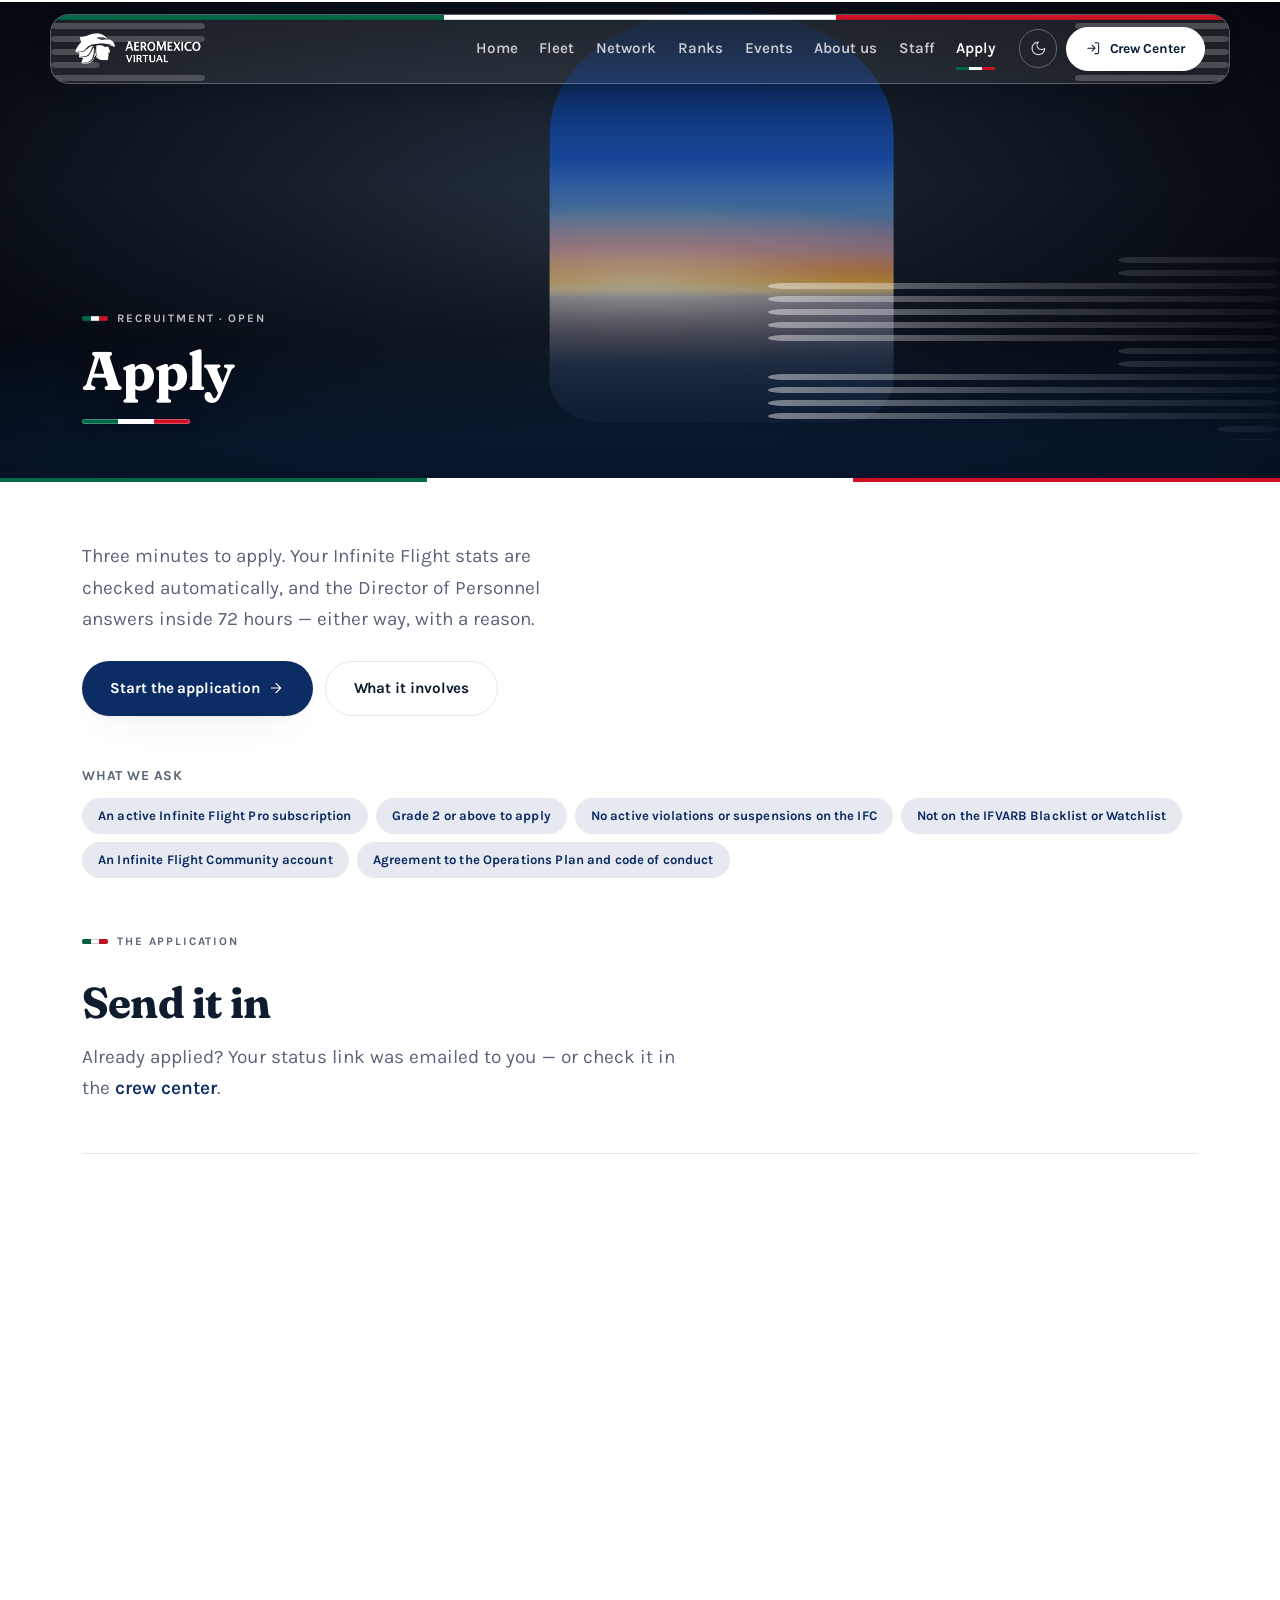
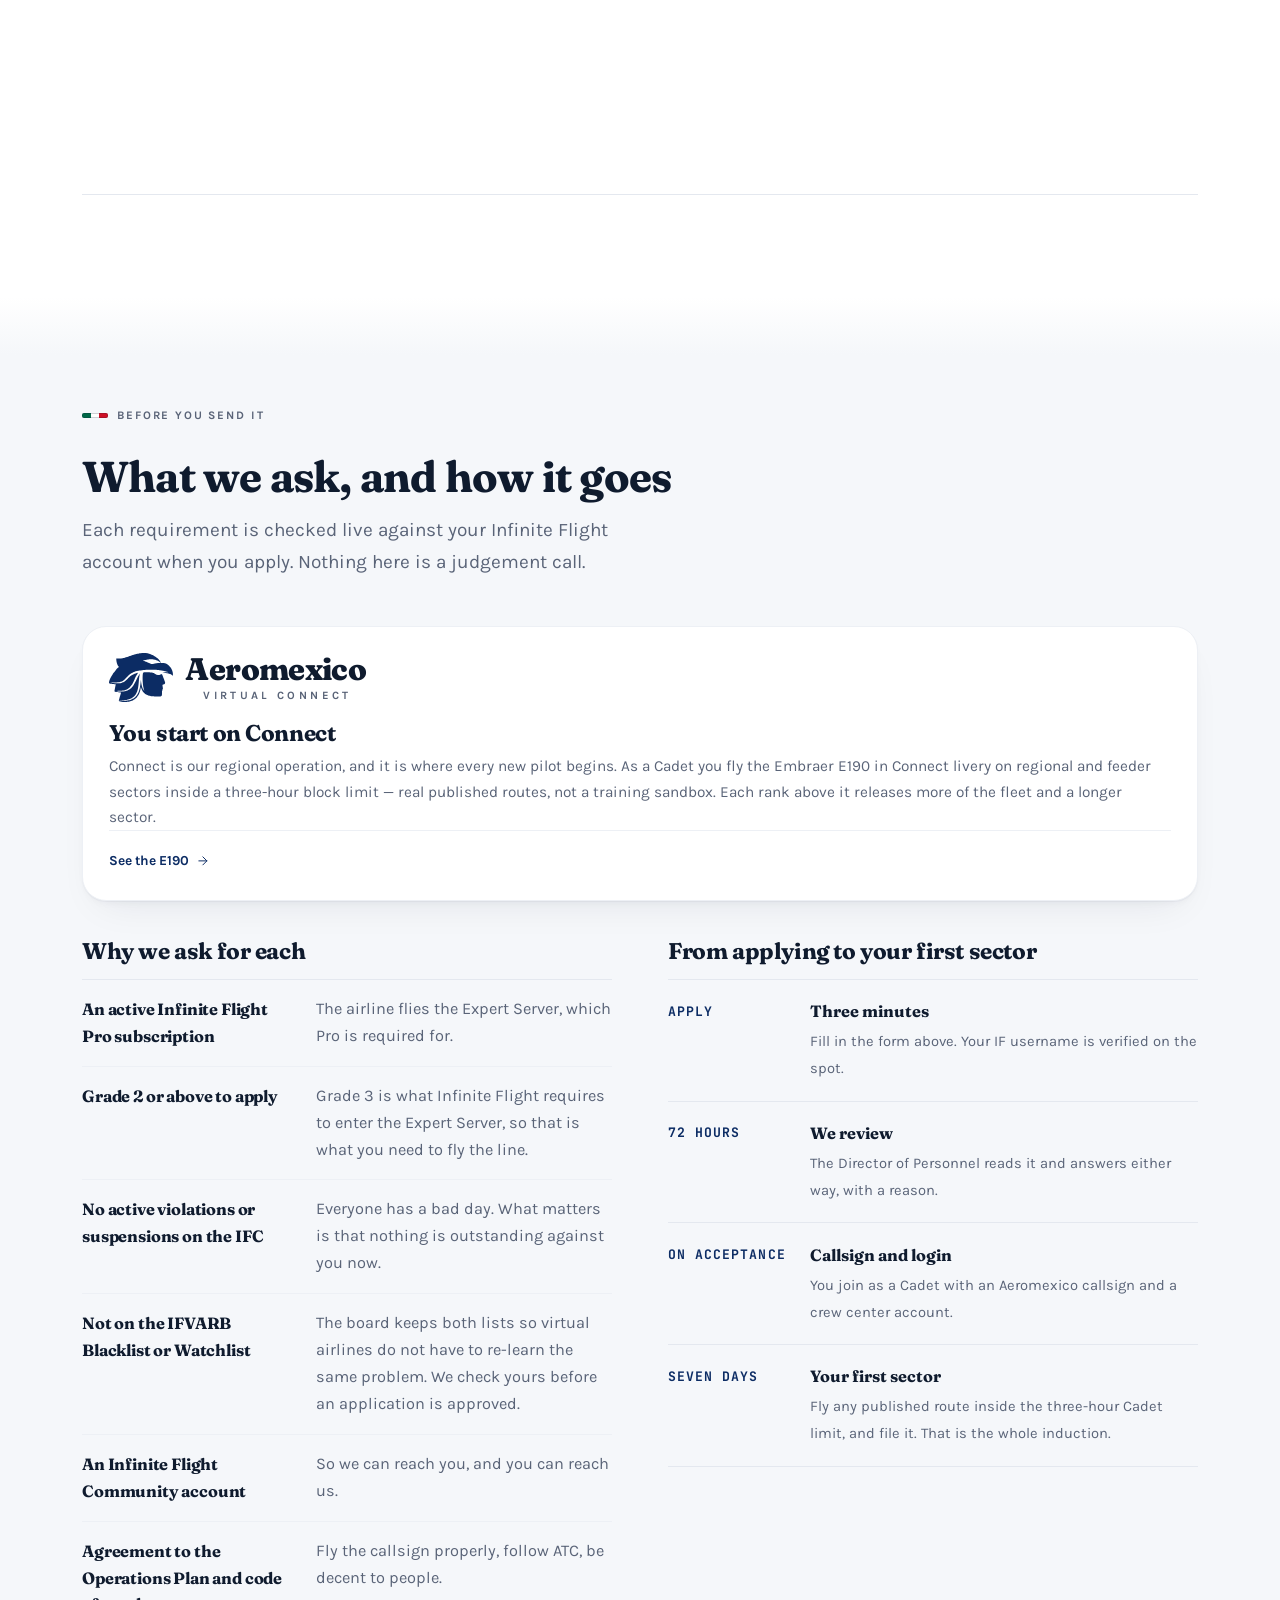
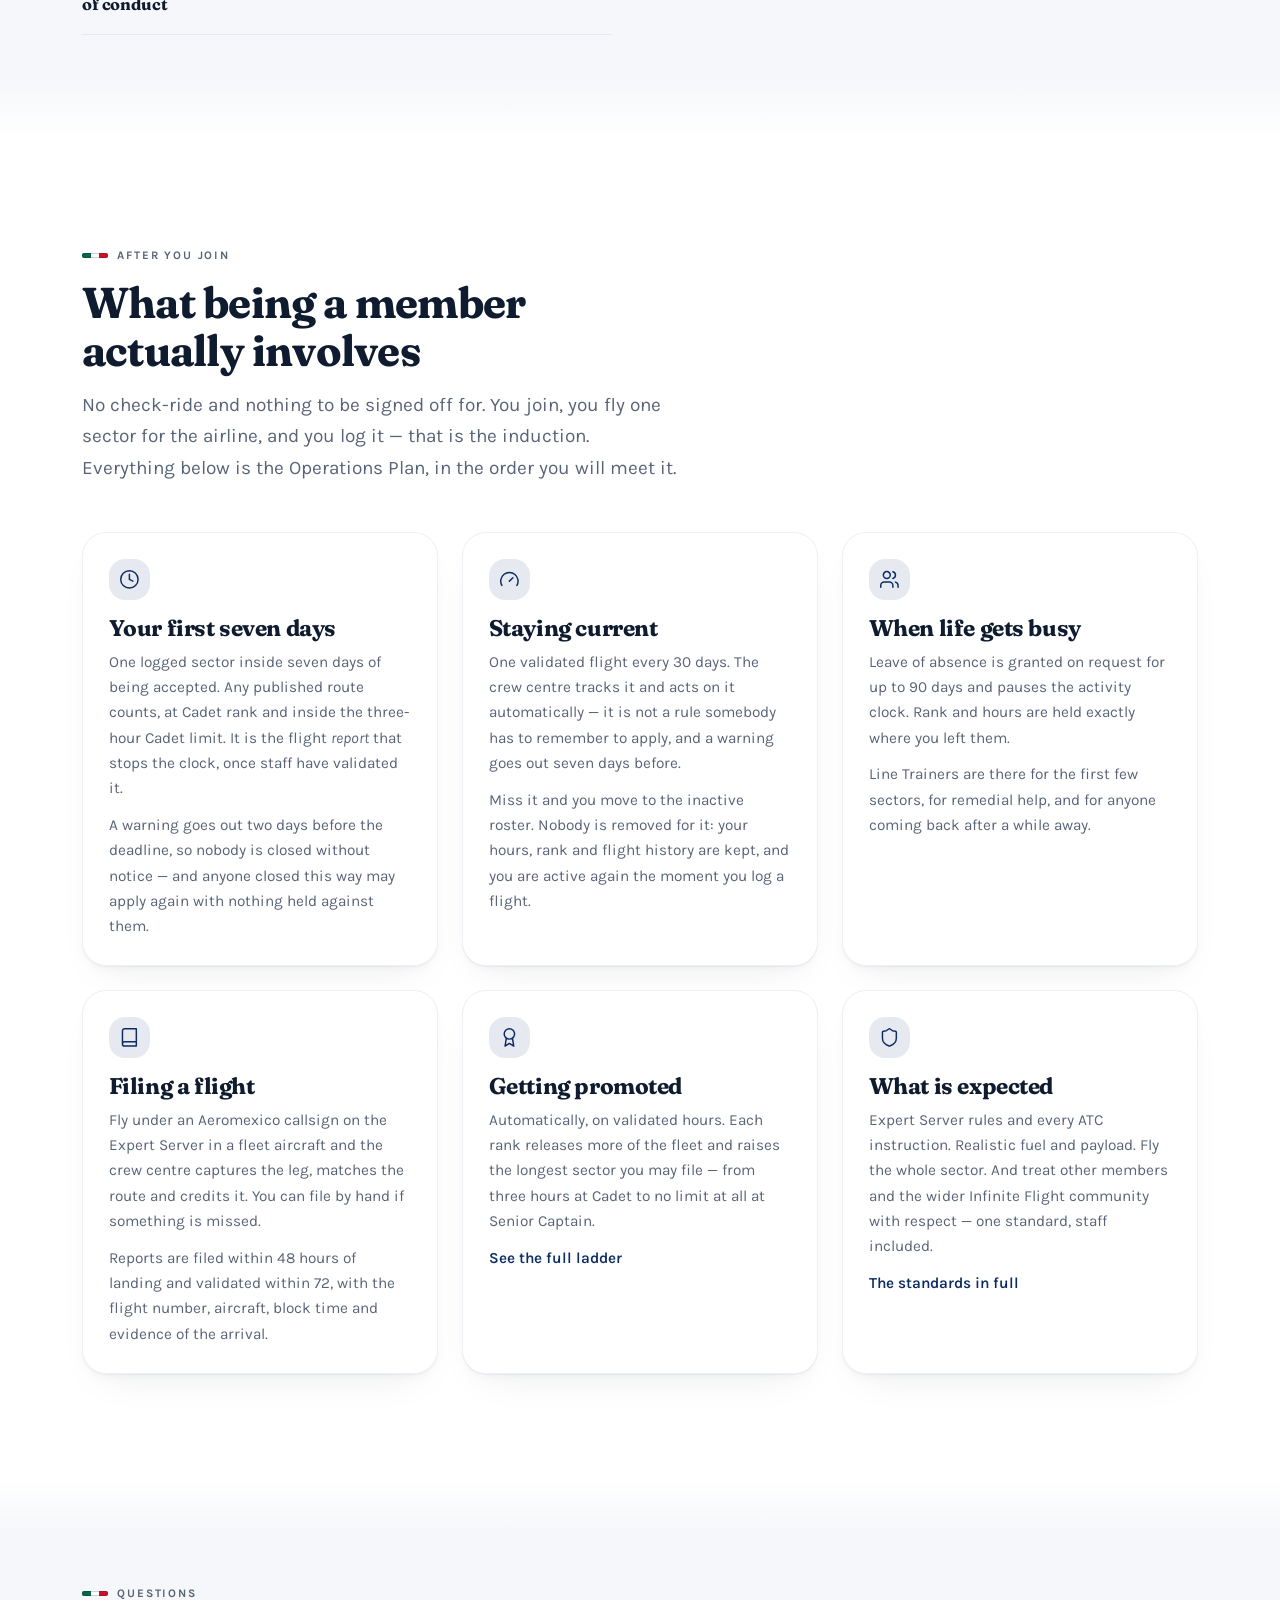
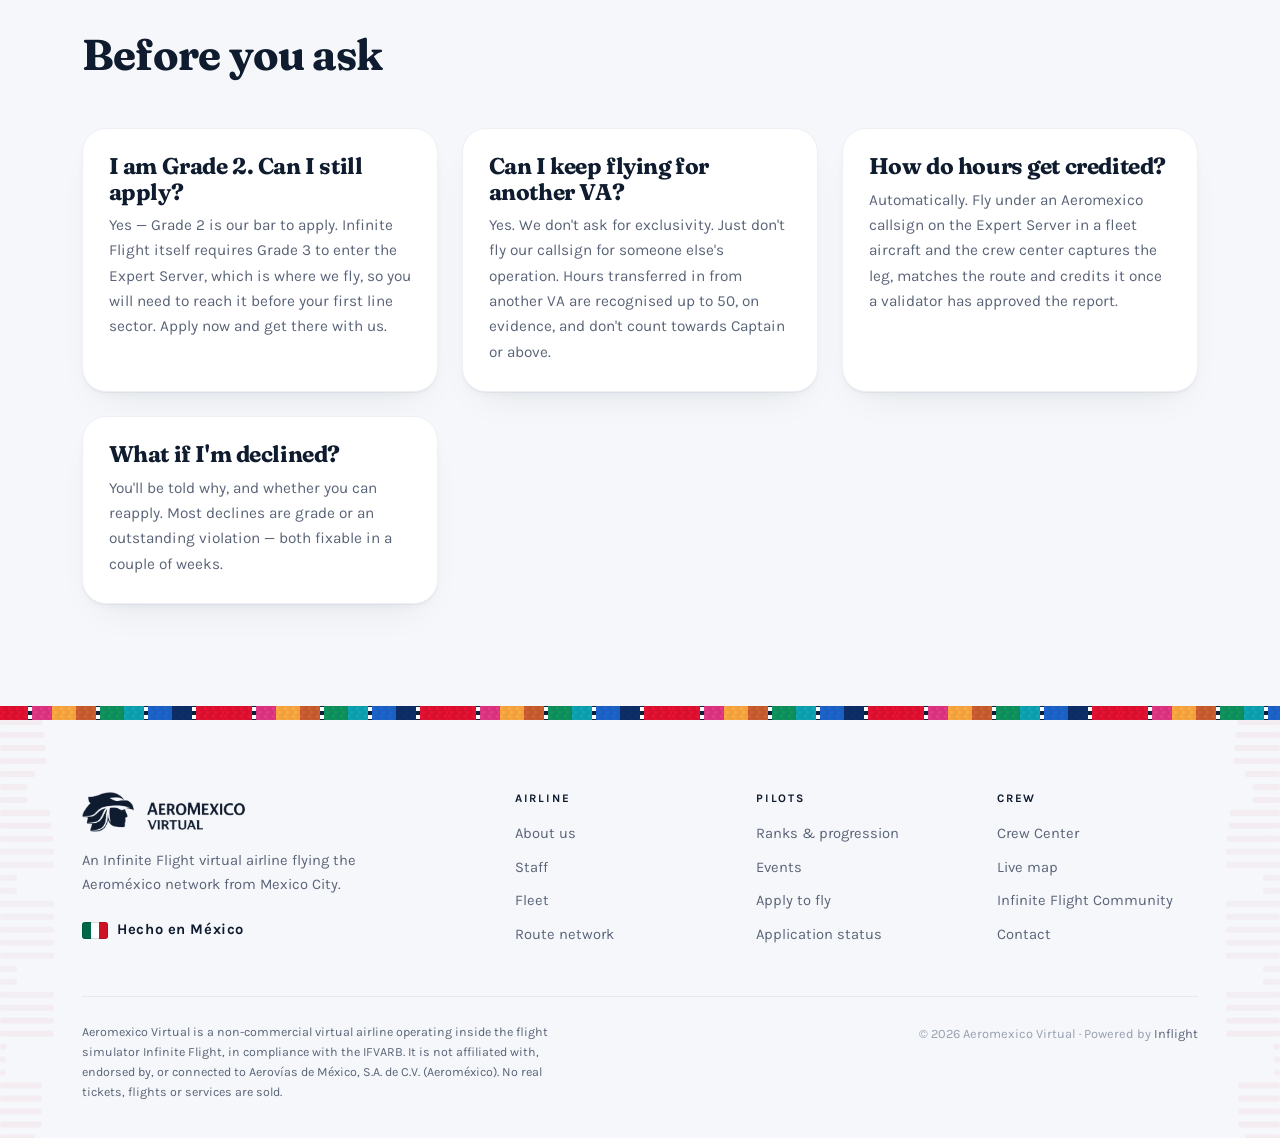
<file: apply.html>
<!DOCTYPE html>
<html lang="en">
<head>
<meta charset="utf-8">
<meta name="viewport" content="width=device-width, initial-scale=1">
<title>Apply — Aeromexico Virtual</title>
<meta name="description" content="Apply to fly for Aeromexico Virtual on Infinite Flight. Grade 2 and up to apply, three minutes to send it in, and an answer from the Director of Personnel inside 72 hours.">
<link rel="canonical" href="https://aeromexicova.org/apply">
<!-- The bar matches the page, so a phone browser stops painting a navy strip
     over a white site. Two values, one per scheme. -->
<meta name="theme-color" content="#FFFFFF" media="(prefers-color-scheme: light)">
<meta name="theme-color" content="#071426" media="(prefers-color-scheme: dark)">
<link rel="icon" href="/assets/img/mark.svg" type="image/svg+xml">
<meta property="og:type" content="website">
<meta property="og:site_name" content="Aeromexico Virtual">
<meta property="og:url" content="https://aeromexicova.org/apply">
<meta property="og:title" content="Apply — Aeromexico Virtual">
<meta property="og:description" content="Apply to fly for Aeromexico Virtual on Infinite Flight. Grade 2 and up to apply, three minutes to send it in, and an answer from the Director of Personnel inside 72 hours.">
<!-- The share card is the airline's own photograph of XA-ADD, off the same
     community gallery the fleet page and the hero draw from — not the folk-art
     poster that used to be here, which went with the hero it was drawn for.
     Absolute because a crawler has no page to resolve a relative path against;
     off-site because that is where the VA's photographs live. -->
<meta property="og:image" content="https://thebucketstorage2.s3.us-east-2.amazonaws.com/community-aircraft/XAADD-1775817369312.webp">
<meta name="twitter:card" content="summary_large_image">
<link rel="preconnect" href="https://fonts.googleapis.com">
<link rel="preconnect" href="https://fonts.gstatic.com" crossorigin>
<!-- Fraunces (display) + Karla (text) + JetBrains Mono (flight data). Fonts
     load asynchronously: a render-blocking third-party stylesheet also blocks
     the body scripts that inject the nav and footer, so a slow or unreachable
     fonts.googleapis.com would leave the page chrome missing, not merely
     unstyled. display=swap shows text in the fallback and swaps in. -->
<link rel="preload" as="style" href="https://fonts.googleapis.com/css2?family=Fraunces:opsz,wght,SOFT,WONK@9..144,400..800,0..100,0..1&family=Karla:wght@400..800&family=JetBrains+Mono:wght@400..700&display=swap" onload="this.onload=null;this.rel='stylesheet'">
<noscript><link rel="stylesheet" href="https://fonts.googleapis.com/css2?family=Fraunces:opsz,wght,SOFT,WONK@9..144,400..800,0..100,0..1&family=Karla:wght@400..800&family=JetBrains+Mono:wght@400..700&display=swap"></noscript>
<link rel="stylesheet" href="/assets/brand.css?v=3">
<style>
    .apply-frame { min-height:640px; }
    .step { display:flex; gap:1.1rem; }
</style>
<script>
/* Paint the stored theme before first paint so there's no light flash. */
(function(){try{var t=localStorage.getItem('amv:theme');if(t==='dark'||t==='light')document.documentElement.setAttribute('data-theme',t);}catch(e){}})();
</script>
</head>
<body>

<a class="skip" href="#main">Skip to content</a>
<div data-site-nav></div>
<!-- The nav is injected by site.js so one change lands on every page. With
     scripting off nothing would be injected at all, so every page carries the
     site map in plain HTML too. -->
<noscript>
    <nav class="wrap section--tight"><a href="/">Home</a> · <a href="/fleet">Fleet</a> ·
    <a href="/network">Network</a> · <a href="/ranks">Ranks</a> · <a href="/events">Events</a> ·
    <a href="/about">About us</a> · <a href="/staff">Staff</a> · <a href="/apply">Apply</a> ·
    <a href="https://inflight.info/crew/aeromexico-virtual">Crew Center</a></nav>
</noscript>

<main id="main">

    <!-- ==================== HEADER ====================
         The door, open on the morning.

         Every page on this site opens on the same aeroplane looking somewhere
         else — see PAGE HEADERS in brand.css and tools/make-views.py. The
         picture is a generated mask over a generated sky; nothing in it is
         drawn, and the only words on it are the two lines below, because a
         page about information needs a heading you can scan. The lede stays on
         the page's own paper underneath, which is the rule that keeps this
         from becoming a headline over a photograph seven more times. -->
    <header class="skyhead skyhead--door">
        <div class="sky sky--dawn" aria-hidden="true">
            <div class="sky__frame">
                <div class="sky__air">
                    <div class="sky__sun"></div>
                    <div class="sky__cloud sky__cloud--far"></div>
                    <div class="sky__cloud sky__cloud--near"></div>
                </div>
                <div class="sky__geo"></div>
            </div>
        </div>
        <div class="wrap skyhead__inner">
            <span class="eyebrow">Recruitment · Open</span>
            <h1>Apply</h1>
            <div class="rule"></div>
        </div>
    </header>


    <!-- ==================== APPLY ====================
         THE ORDER OF THIS PAGE CHANGED, and the reason is worth keeping: the
         application form used to be the THIRD thing on it, under a header and
         a two-column block of requirements and timeline. An applicant who
         arrived meaning to apply had to read a page about applying first, and
         on a phone the form was most of a screen-height below the fold.

         So the action comes first. The header is one sentence and a button;
         the requirements are a strip of chips you can check yourself against
         at a glance; then the form. Everything that was above it — why we ask
         for each thing, what the timeline is, what membership involves, the
         questions people ask — is still here, underneath, where someone who
         wants it will look for it. Nothing was deleted, it was reordered.

         The general rule this is the first instance of: on a page with one
         obvious action, that action goes above the fold and the reasoning goes
         below it. -->
    <section class="section section--tight skyhead-under" style="padding-bottom:0">
        <div class="wrap">
            <div class="head" style="max-width:52ch">
                <p class="lede">
                    Three minutes to apply. Your Infinite Flight stats are checked automatically,
                    and the Director of Personnel answers inside 72 hours — either way, with a
                    reason.
                </p>
                <p style="margin-top:1.6rem;display:flex;gap:.8rem;flex-wrap:wrap">
                    <a class="btn btn--primary" href="#apply">Start the application <span data-icon="arrow"></span></a>
                    <a class="btn btn--ghost" href="#involves">What it involves</a>
                </p>
            </div>

            <!-- The checklist, without the reasoning. Filled from data.js, and
                 the same rows are set out in full with their `why` further down
                 the page — this is the version you scan, that one is the version
                 you read. -->
            <p class="muted" style="margin-bottom:.7rem;font-size:.86rem;font-weight:700;
                                    letter-spacing:.06em;text-transform:uppercase">What we ask</p>
            <div class="chips" id="reqChips"></div>
        </div>
    </section>

    <!-- The real application form. It's the Inflight Crew Center's join flow,
         framed here so applicants never leave our site — same form, same
         backend, same status link. -->
    <section class="section" id="apply" style="padding-top:clamp(2rem,4vw,3rem)">
        <div class="wrap">
            <div class="head">
                <span class="eyebrow">The application</span>
                <h2 style="margin-top:.9rem">Send it in</h2>
                <p class="lede">
                    Already applied? Your status link was emailed to you — or check it in the
                    <a href="/crew" style="color:var(--accent);font-weight:600">crew center</a>.
                </p>
            </div>
            <div class="frame-host">
                <iframe id="applyFrame" class="apply-frame" title="Aeromexico Virtual application"
                        src="https://inflight.info/crew/aeromexico-virtual/join?embed=1"
                        referrerpolicy="strict-origin-when-cross-origin"
                        loading="lazy" scrolling="no"></iframe>
            </div>
            <noscript>
                <p style="margin-top:1rem">
                    <a class="btn btn--primary" href="https://inflight.info/crew/aeromexico-virtual/join">
                        Open the application form</a>
                </p>
            </noscript>
        </div>
    </section>

    <!-- ==================== THE DETAIL ====================
         Everything that used to sit ABOVE the form. Same content, one section
         instead of two columns competing for the opening screen. -->
    <section class="section section--alt">
        <div class="wrap">
            <div class="head" data-reveal>
                <span class="eyebrow">Before you send it</span>
                <h2 style="margin-top:.9rem">What we ask, and how it goes</h2>
                <p class="lede">
                    Each requirement is checked live against your Infinite Flight account when you
                    apply. Nothing here is a judgement call.
                </p>
            </div>

            <!-- The sub-brand a cadet actually joins. Every fact here is
                 already in data.js: the E190's Connect livery, its regional and
                 feeder operation, the rank it is released at, and the Cadet
                 block limit off the rank ladder. -->
            <div class="card" style="margin-bottom:clamp(1.6rem,3.5vw,2.4rem)" data-reveal>
                <span class="lockup lockup--lg lockup--block" role="img" aria-label="Aeromexico Virtual Connect">
                    <span class="mark" aria-hidden="true"></span>
                    <span class="lockup__type"><b>Aeromexico</b><span>Virtual Connect</span></span>
                </span>
                <h3 style="margin-top:1.2rem">You start on Connect</h3>
                <p>
                    Connect is our regional operation, and it is where every new pilot begins. As a
                    Cadet you fly the Embraer E190 in Connect livery on regional and feeder sectors
                    inside a three-hour block limit — real published routes, not a training sandbox.
                    Each rank above it releases more of the fleet and a longer sector.
                </p>
                <div class="card__foot">
                    <a href="/fleet">See the E190 <span data-icon="arrow"></span></a>
                </div>
            </div>

            <div class="grid grid-2" style="gap:clamp(2rem,5vw,3.5rem);align-items:start" data-reveal>
                <div>
                    <h3 style="margin-bottom:.9rem">Why we ask for each</h3>
                    <dl class="facts" id="requirements"></dl>
                </div>

                <div>
                    <h3 style="margin-bottom:.9rem">From applying to your first sector</h3>
                    <div class="timeline">
                        <div class="timeline__row"><span class="timeline__when">Apply</span>
                            <p class="timeline__what"><b>Three minutes</b><span>Fill in the form above. Your IF username is verified on the spot.</span></p></div>
                        <div class="timeline__row"><span class="timeline__when">72 hours</span>
                            <p class="timeline__what"><b>We review</b><span>The Director of Personnel reads it and answers either way, with a reason.</span></p></div>
                        <div class="timeline__row"><span class="timeline__when">On acceptance</span>
                            <p class="timeline__what"><b>Callsign and login</b><span>You join as a Cadet with an Aeromexico callsign and a crew center account.</span></p></div>
                        <div class="timeline__row"><span class="timeline__when">Seven days</span>
                            <p class="timeline__what"><b>Your first sector</b><span>Fly any published route inside the three-hour Cadet limit, and file it. That is the whole induction.</span></p></div>
                    </div>
                </div>
            </div>
        </div>
    </section>

    <!-- ==================== AFTER YOU JOIN ====================
         The review's finding on this page was that an applicant could read the
         whole thing and still not know what membership involves past pressing
         send. This section is that: the induction, what keeps you current, and
         what happens when life gets in the way. -->
    <section class="section" id="involves">
        <div class="wrap">
            <div class="head" data-reveal>
                <span class="eyebrow">After you join</span>
                <h2>What being a member actually involves</h2>
                <p class="lede">
                    No check-ride and nothing to be signed off for. You join, you fly one sector for
                    the airline, and you log it — that is the induction. Everything below is the
                    Operations Plan, in the order you will meet it.
                </p>
            </div>

            <div class="grid grid-3">
                <article class="card" data-reveal>
                    <div class="card__icon" data-icon="clock"></div>
                    <h3>Your first seven days</h3>
                    <p>One logged sector inside seven days of being accepted. Any published route
                       counts, at Cadet rank and inside the three-hour Cadet limit. It is the flight
                       <em>report</em> that stops the clock, once staff have validated it.</p>
                    <p style="margin-top:.7rem">A warning goes out two days before the deadline, so
                       nobody is closed without notice — and anyone closed this way may apply again
                       with nothing held against them.</p>
                </article>
                <article class="card" data-reveal data-reveal-delay="80">
                    <div class="card__icon" data-icon="gauge"></div>
                    <h3>Staying current</h3>
                    <p>One validated flight every 30 days. The crew centre tracks it and acts on it
                       automatically — it is not a rule somebody has to remember to apply, and a
                       warning goes out seven days before.</p>
                    <p style="margin-top:.7rem">Miss it and you move to the inactive roster. Nobody
                       is removed for it: your hours, rank and flight history are kept, and you are
                       active again the moment you log a flight.</p>
                </article>
                <article class="card" data-reveal data-reveal-delay="160">
                    <div class="card__icon" data-icon="users"></div>
                    <h3>When life gets busy</h3>
                    <p>Leave of absence is granted on request for up to 90 days and pauses the
                       activity clock. Rank and hours are held exactly where you left them.</p>
                    <p style="margin-top:.7rem">Line Trainers are there for the first few sectors,
                       for remedial help, and for anyone coming back after a while away.</p>
                </article>
                <article class="card" data-reveal>
                    <div class="card__icon" data-icon="book"></div>
                    <h3>Filing a flight</h3>
                    <p>Fly under an Aeromexico callsign on the Expert Server in a fleet aircraft and
                       the crew centre captures the leg, matches the route and credits it. You can
                       file by hand if something is missed.</p>
                    <p style="margin-top:.7rem">Reports are filed within 48 hours of landing and
                       validated within 72, with the flight number, aircraft, block time and
                       evidence of the arrival.</p>
                </article>
                <article class="card" data-reveal data-reveal-delay="80">
                    <div class="card__icon" data-icon="award"></div>
                    <h3>Getting promoted</h3>
                    <p>Automatically, on validated hours. Each rank releases more of the fleet and
                       raises the longest sector you may file — from three hours at Cadet to no limit
                       at all at Senior Captain.</p>
                    <p style="margin-top:.7rem"><a href="/ranks" style="color:var(--accent);font-weight:600">See the full ladder</a></p>
                </article>
                <article class="card" data-reveal data-reveal-delay="160">
                    <div class="card__icon" data-icon="shield"></div>
                    <h3>What is expected</h3>
                    <p>Expert Server rules and every ATC instruction. Realistic fuel and payload. Fly
                       the whole sector. And treat other members and the wider Infinite Flight
                       community with respect — one standard, staff included.</p>
                    <p style="margin-top:.7rem"><a href="/about" style="color:var(--accent);font-weight:600">The standards in full</a></p>
                </article>
            </div>
        </div>
    </section>

    <section class="section section--alt">
        <div class="wrap">
            <div class="head" data-reveal>
                <span class="eyebrow">Questions</span>
                <h2 style="margin-top:.9rem">Before you ask</h2>
            </div>
            <div class="grid grid-2">
                <article class="card" data-reveal>
                    <h3>I am Grade 2. Can I still apply?</h3>
                    <p>Yes — Grade 2 is our bar to apply. Infinite Flight itself requires Grade 3 to
                       enter the Expert Server, which is where we fly, so you will need to reach it
                       before your first line sector. Apply now and get there with us.</p>
                </article>
                <article class="card" data-reveal data-reveal-delay="80">
                    <h3>Can I keep flying for another VA?</h3>
                    <p>Yes. We don't ask for exclusivity. Just don't fly our callsign for someone
                       else's operation. Hours transferred in from another VA are recognised up to
                       50, on evidence, and don't count towards Captain or above.</p>
                </article>
                <article class="card" data-reveal>
                    <h3>How do hours get credited?</h3>
                    <p>Automatically. Fly under an Aeromexico callsign on the Expert Server in a
                       fleet aircraft and the crew center captures the leg, matches the route and
                       credits it once a validator has approved the report.</p>
                </article>
                <article class="card" data-reveal data-reveal-delay="80">
                    <h3>What if I'm declined?</h3>
                    <p>You'll be told why, and whether you can reapply. Most declines are grade or
                       an outstanding violation — both fixable in a couple of weeks.</p>
                </article>
            </div>
        </div>
    </section>

</main>

<div data-site-footer></div>

<script src="/assets/js/data.js?v=3"></script>
<script src="/assets/js/site.js?v=3"></script>
<script>
(function () {
    const D = window.AMV_DATA, A = window.AMV;
    const esc = s => String(s == null ? '' : s).replace(/[&<>"']/g, c =>
        ({ '&': '&amp;', '<': '&lt;', '>': '&gt;', '"': '&quot;', "'": '&#39;' }[c]));

    // Two renderings of one list. The chips are the checklist you scan before
    // deciding to apply; the rows below carry the `why` for anyone who wants
    // to argue with a requirement. Both read D.requirements, so a requirement
    // changed in data.js cannot appear in one and not the other.
    document.getElementById('reqChips').innerHTML = D.requirements.map(r =>
        `<span class="chip">${esc(r.req)}</span>`).join('');

    document.getElementById('requirements').innerHTML = D.requirements.map(r => `
        <div class="facts__row">
            <dt>${esc(r.req)}</dt>
            <dd>${esc(r.why)}</dd>
        </div>`).join('');

    // crew-join.html posts { ifcrewHeight: <px> } whenever its step changes, so
    // the framed form grows instead of scrolling inside a fixed box.
    const frame = document.getElementById('applyFrame');
    addEventListener('message', (e) => {
        if (e.origin !== 'https://inflight.info') return;
        if (e.source !== frame.contentWindow) return;
        const h = e.data && e.data.ifcrewHeight;
        if (typeof h === 'number' && h > 200 && h < 6000) frame.style.height = h + 'px';
    });

    A.refresh();
})();
</script>
</body>
</html>
</file>
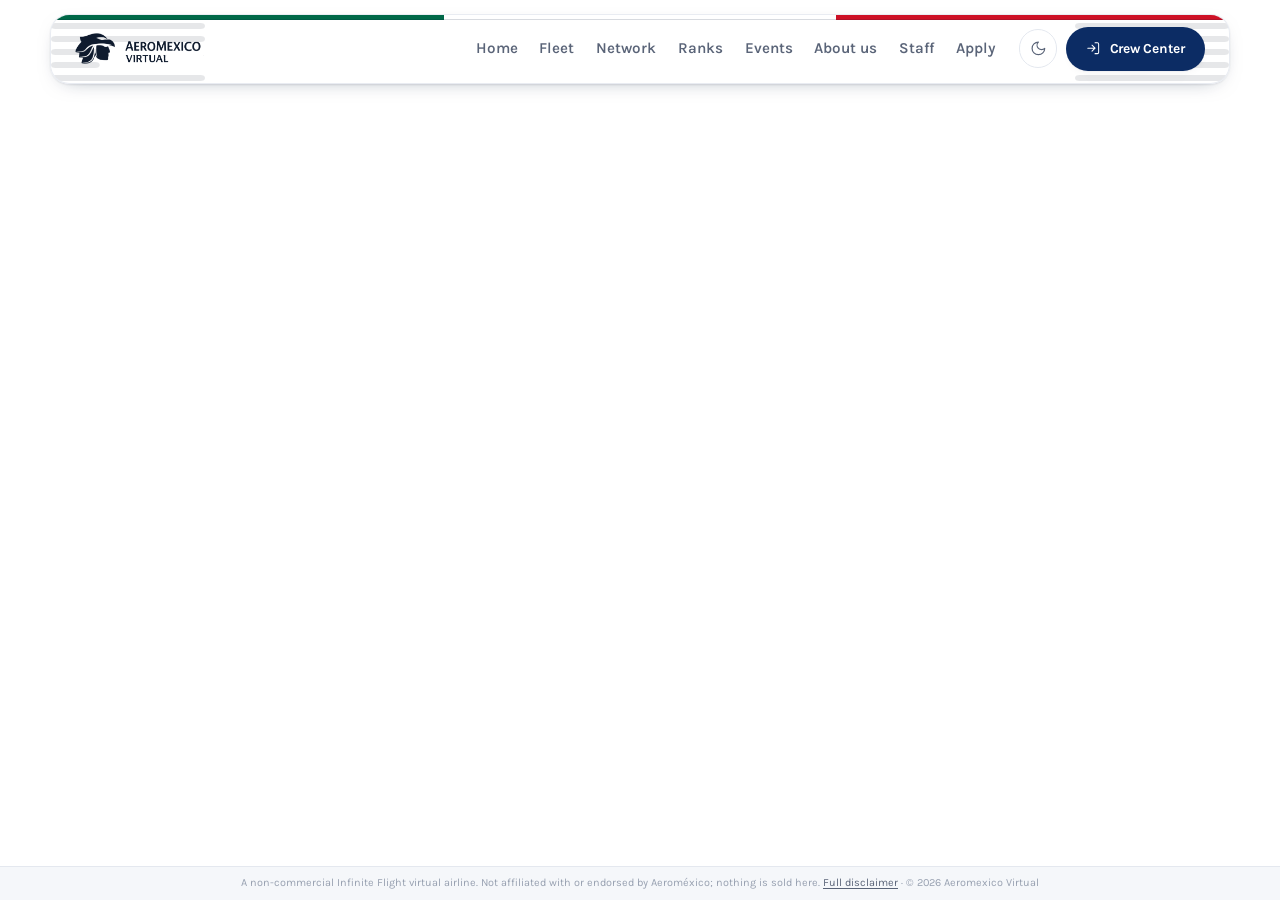
<file: crew.html>
<!DOCTYPE html>
<html lang="en">
<head>
<meta charset="utf-8">
<meta name="viewport" content="width=device-width, initial-scale=1">
<title>Crew Center — Aeromexico Virtual</title>
<meta name="description" content="Sign in to the Aeromexico Virtual crew center: logbook, roster, route network, PIREPs and events.">
<meta name="robots" content="noindex">
<meta name="theme-color" content="#FFFFFF" media="(prefers-color-scheme: light)">
<meta name="theme-color" content="#071426" media="(prefers-color-scheme: dark)">
<link rel="icon" href="/assets/img/mark.svg" type="image/svg+xml">
<link rel="preconnect" href="https://fonts.googleapis.com">
<link rel="preconnect" href="https://fonts.gstatic.com" crossorigin>
<!-- Fraunces (display) + Karla (text) + JetBrains Mono (flight data). Fonts
     load asynchronously: a render-blocking third-party stylesheet also blocks
     the body scripts that inject the nav and footer, so a slow or unreachable
     fonts.googleapis.com would leave the page chrome missing, not merely
     unstyled. display=swap shows text in the fallback and swaps in. -->
<link rel="preload" as="style" href="https://fonts.googleapis.com/css2?family=Fraunces:opsz,wght,SOFT,WONK@9..144,400..800,0..100,0..1&family=Karla:wght@400..800&family=JetBrains+Mono:wght@400..700&display=swap" onload="this.onload=null;this.rel='stylesheet'">
<noscript><link rel="stylesheet" href="https://fonts.googleapis.com/css2?family=Fraunces:opsz,wght,SOFT,WONK@9..144,400..800,0..100,0..1&family=Karla:wght@400..800&family=JetBrains+Mono:wght@400..700&display=swap"></noscript>
<link rel="stylesheet" href="/assets/brand.css?v=3">
<style>
    /* The crew center fills the viewport under our own nav, so signing in here
       feels like a section of this site rather than a trip to another product.

       THIS PAGE IS EXACTLY ONE VIEWPORT AND DOES NOT SCROLL. That is the whole
       point of the layout, not a side effect of it.

       It used to carry the site footer under a viewport-height frame, so the
       page had some eight hundred pixels of its own scroll sitting directly
       beneath a product that scrolls. Running out of content inside the crew
       center handed the rest of the gesture to this page, which scrolled the
       frame half off the screen — and from there every further swipe went to
       the page rather than to the crew center, which is what made it look
       frozen until you tapped back inside it. (The crew center now also
       refuses to chain its scroll outward; see crewBridge.js in the tracker.
       Both halves are needed: that one stops the hand-off, this one removes
       the thing it was being handed to.)

       Laid out as a flex column rather than by subtracting heights, so the
       legal line can wrap to two lines on a phone and the stage simply takes
       what is left. */
    body { display: flex; flex-direction: column; height: 100dvh; overflow: hidden; }
    #main { flex: 1 1 auto; min-height: 0; }

    .crew-stage {
        position: relative;
        height: 100%;
        background: var(--bg);
    }
    .crew-stage iframe { width: 100%; height: 100%; border: 0; display: block; }

    /* What the footer was here for. The rest of the footer is navigation, and
       the nav directly above this frame already carries every link in it. */
    .crew-legal {
        flex: none; padding: .55rem clamp(1.15rem, 4vw, 2rem);
        border-top: 1px solid var(--line); background: var(--bg-alt);
        font-size: .68rem; line-height: 1.45; color: var(--faint); text-align: center;
    }
    .crew-legal a { color: var(--muted); text-decoration: underline; text-underline-offset: 2px; }
    .crew-legal a:hover { color: var(--ink); }

    /* This page never scrolls, so the nav never becomes "stuck" — but the crew
       center starts immediately under the bar, which is the situation the
       stuck edge exists for. Assert it outright rather than leave the one page
       that most needs the separation without it. */
    [data-site-nav] .nav::after { opacity: 1; transform: none; }

    .crew-fallback {
        position: absolute; inset: 0; display: grid; place-items: center;
        padding: 2rem; text-align: center; background: var(--bg);
        transition: opacity .3s var(--ease);
    }
    .crew-fallback[hidden] { display: none; }
    .crew-fallback .mark { width: 3.4rem; margin: 0 auto 1.4rem; color: var(--accent); }
    .crew-fallback .spinner {
        width: 1.9rem; height: 1.9rem; margin: 1.4rem auto 0; border-radius: 50%;
        border: 2px solid var(--line); border-top-color: var(--accent);
        animation: spin .75s linear infinite;
    }
    @keyframes spin { to { transform: rotate(360deg); } }
</style>
<script>
(function(){try{var t=localStorage.getItem('amv:theme');if(t==='dark'||t==='light')document.documentElement.setAttribute('data-theme',t);}catch(e){}})();
</script>
</head>
<body>

<a class="skip" href="#main">Skip to content</a>
<div data-site-nav></div>

<main id="main">
    <div class="crew-stage">
        <iframe id="crewFrame" title="Aeromexico Virtual Crew Center"
                src="https://inflight.info/crew/aeromexico-virtual?embed=1"
                referrerpolicy="strict-origin-when-cross-origin"
                allow="clipboard-write"></iframe>

        <div class="crew-fallback" id="crewFallback">
            <div>
                <div data-mark></div>
                <h2 style="font-size:1.5rem">Opening the crew center…</h2>
                <p class="muted" style="margin-top:.7rem;max-width:44ch">
                    Signing in here keeps you on our site. If nothing appears, your browser is
                    blocking embedded sign-ins — open it directly instead.
                </p>
                <div class="spinner" id="crewSpinner"></div>
                <p style="margin-top:1.6rem">
                    <a class="btn btn--ghost btn--sm" id="crewDirect"
                       href="https://inflight.info/crew/aeromexico-virtual" target="_blank" rel="noopener">
                        Open in a new tab <span data-icon="external"></span>
                    </a>
                </p>
            </div>
        </div>
    </div>
</main>

<!-- Condensed on purpose. The full disclaimer runs four lines, and here it
     would be four lines taken off the crew center on a page whose whole layout
     is "one viewport, nothing wasted" — a fifth of the screen on a small phone.
     The two claims that actually have to be on the page are that this is not
     Aeroméxico and that nothing is sold; the full text stays in the footer of
     every other page and behind the link. -->
<p class="crew-legal">
    A non-commercial Infinite Flight virtual airline. Not affiliated with or endorsed by
    Aeroméxico; nothing is sold here.
    <a href="/about">Full disclaimer</a> · &copy; <span data-year></span> Aeromexico Virtual
</p>

<script src="/assets/js/site.js?v=3"></script>
<script>
(function () {
    const frame    = document.getElementById('crewFrame');
    const fallback = document.getElementById('crewFallback');
    const spinner  = document.getElementById('crewSpinner');

    // Hide the placeholder as soon as the crew center paints. `load` is the only
    // signal we get cross-origin, so a frame that's refused (CSP/X-Frame-Options,
    // or a browser blocking third-party storage) simply never fires it — the
    // placeholder then stays up with the direct link, which is the right
    // outcome rather than an empty white box.
    let done = false;
    frame.addEventListener('load', () => {
        done = true;
        fallback.hidden = true;
    });

    setTimeout(() => {
        if (done) return;
        spinner.hidden = true;
        document.querySelector('#crewFallback h2').textContent = 'Open the crew center';
        document.querySelector('#crewFallback p').textContent =
            'Your browser is blocking the embedded sign-in. Open the crew center directly — ' +
            'it is the same crew center, same account.';
        document.getElementById('crewDirect').className = 'btn btn--primary';
    }, 6000);

    // Keep the framed crew center on the same theme the visitor picked here.
    // crewBrand.js on the other side listens for this and re-paints instantly.
    function pushTheme() {
        try {
            frame.contentWindow.postMessage(
                { type: 'inflight:crew:theme', theme: window.AMV.currentTheme() },
                'https://inflight.info');
        } catch (_) {}
    }
    frame.addEventListener('load', pushTheme);
    new MutationObserver(pushTheme).observe(document.documentElement, {
        attributes: true, attributeFilter: ['data-theme'],
    });

    // …and the other way. The crew center has a theme toggle of its own inside
    // the frame, so pushing our state down was only half a conversation: use
    // theirs and the two bars disagreed until the page was reloaded. Adopting
    // it here means whichever toggle you reach for, both sides move — and the
    // choice is stored under the key both products read.
    addEventListener('message', (e) => {
        if (e.origin !== 'https://inflight.info' || e.source !== frame.contentWindow) return;
        const d = e.data;
        if (!d || d.type !== 'inflight:crew:theme-changed') return;
        if (d.theme !== 'dark' && d.theme !== 'light') return;
        if (window.AMV.currentTheme() === d.theme) return;
        document.documentElement.setAttribute('data-theme', d.theme);
        try { localStorage.setItem(window.AMV.THEME_KEY, d.theme); } catch (_) {}
    });
})();
</script>
</body>
</html>
</file>
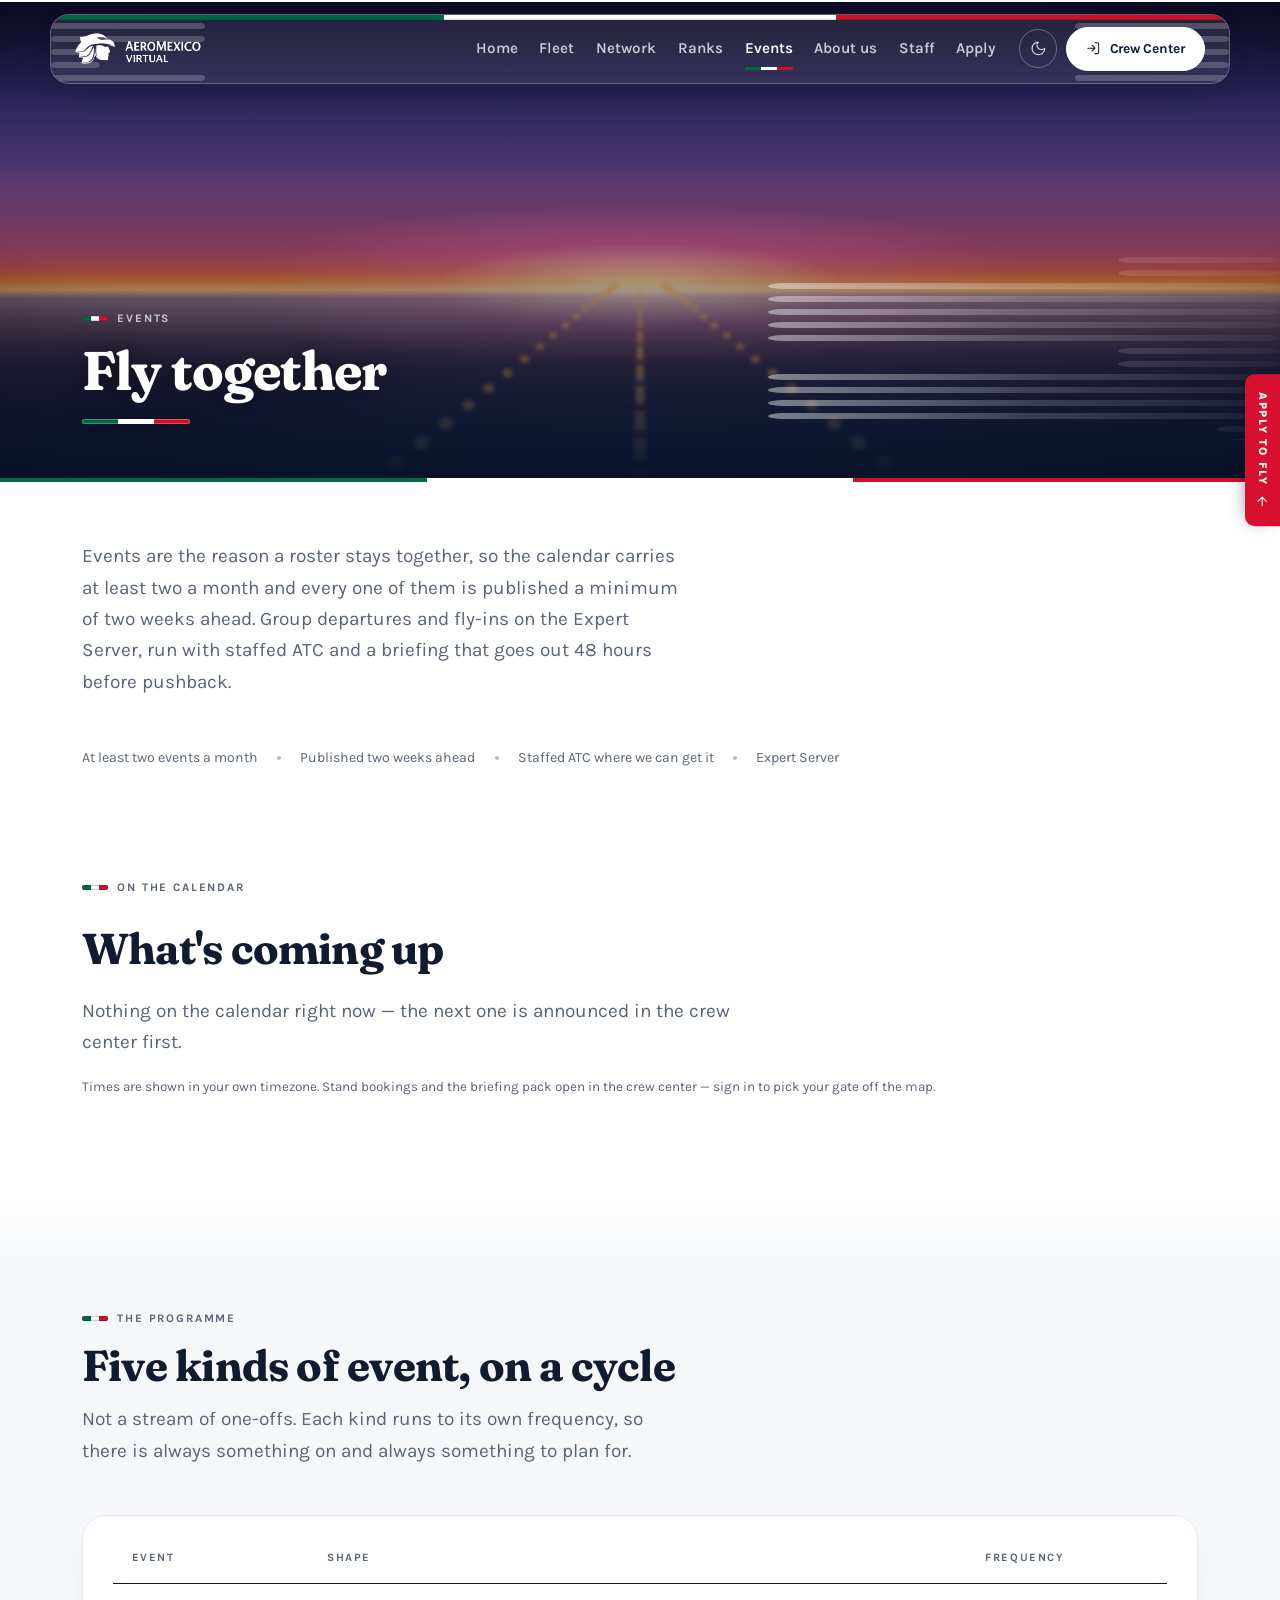
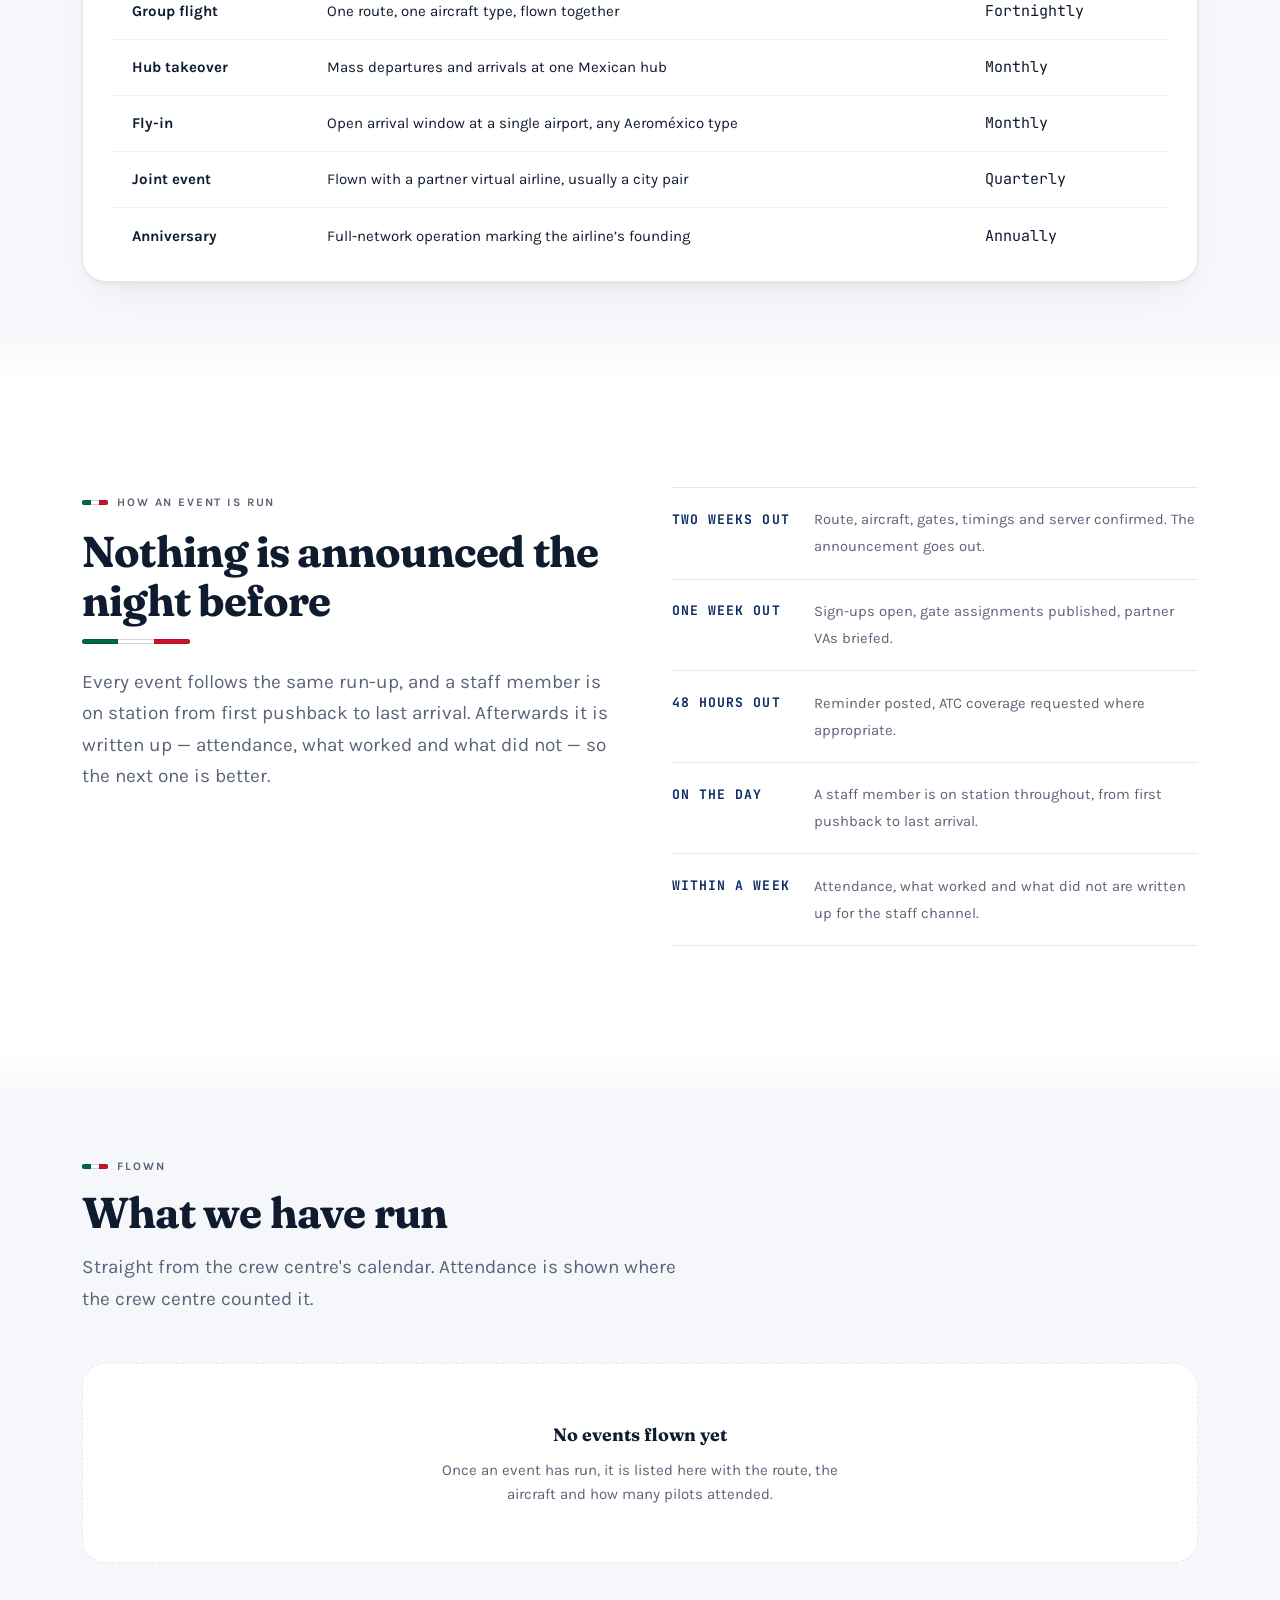
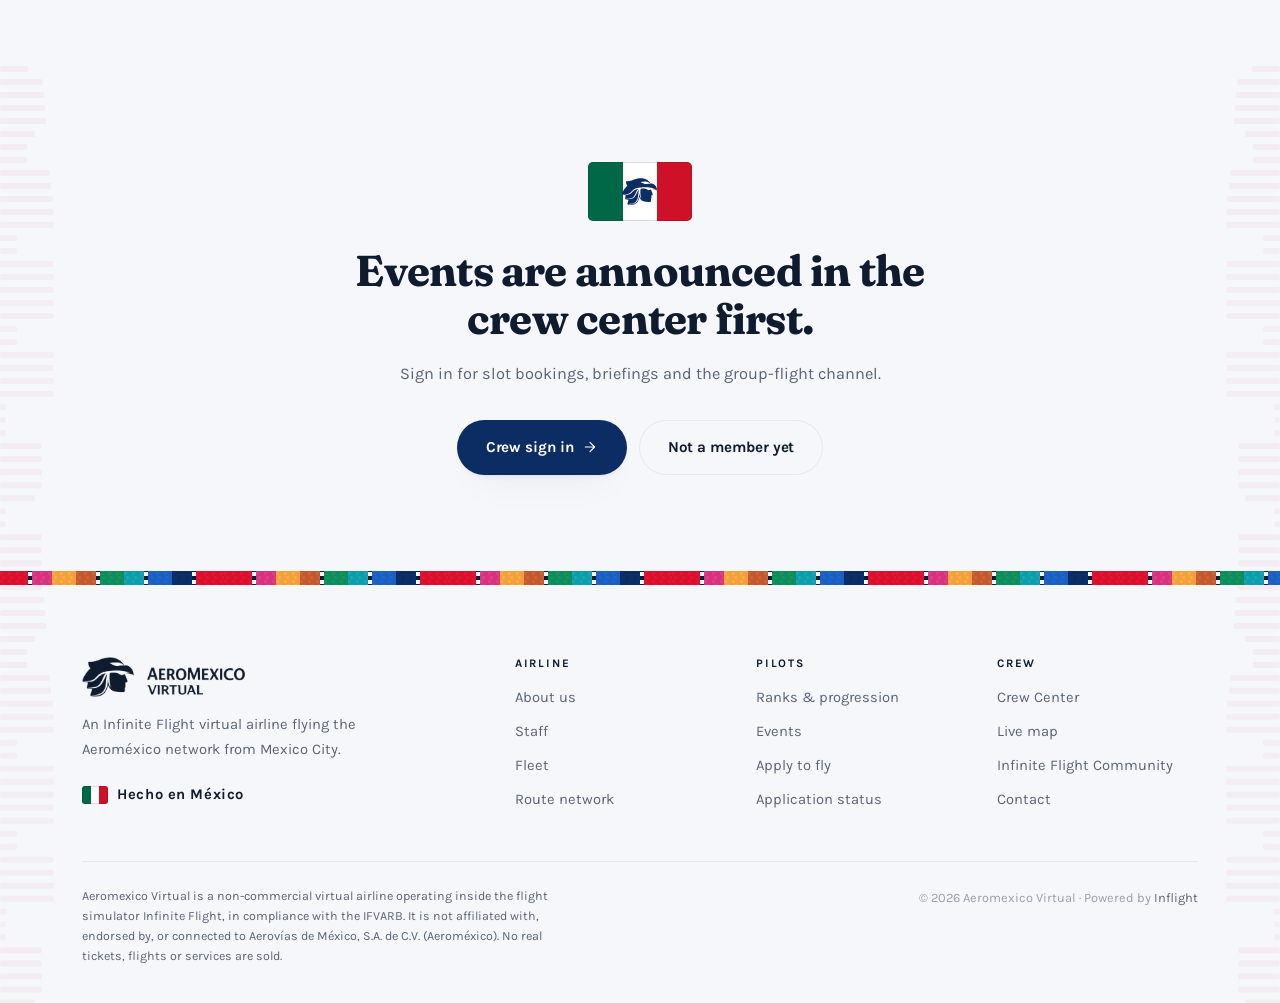
<file: events.html>
<!DOCTYPE html>
<html lang="en">
<head>
<meta charset="utf-8">
<meta name="viewport" content="width=device-width, initial-scale=1">
<title>Events — Aeromexico Virtual</title>
<meta name="description" content="At least two events a month, published two weeks ahead: group flights, hub takeovers, fly-ins and joint events with partner VAs, run with staffed ATC on the Expert Server.">
<link rel="canonical" href="https://aeromexicova.org/events">
<!-- The bar matches the page, so a phone browser stops painting a navy strip
     over a white site. Two values, one per scheme. -->
<meta name="theme-color" content="#FFFFFF" media="(prefers-color-scheme: light)">
<meta name="theme-color" content="#071426" media="(prefers-color-scheme: dark)">
<link rel="icon" href="/assets/img/mark.svg" type="image/svg+xml">
<meta property="og:type" content="website">
<meta property="og:site_name" content="Aeromexico Virtual">
<meta property="og:url" content="https://aeromexicova.org/events">
<meta property="og:title" content="Events — Aeromexico Virtual">
<meta property="og:description" content="At least two events a month, published two weeks ahead: group flights, hub takeovers, fly-ins and joint events with partner VAs, run with staffed ATC on the Expert Server.">
<!-- The share card is the airline's own photograph of XA-ADD, off the same
     community gallery the fleet page and the hero draw from — not the folk-art
     poster that used to be here, which went with the hero it was drawn for.
     Absolute because a crawler has no page to resolve a relative path against;
     off-site because that is where the VA's photographs live. -->
<meta property="og:image" content="https://thebucketstorage2.s3.us-east-2.amazonaws.com/community-aircraft/XAADD-1775817369312.webp">
<meta name="twitter:card" content="summary_large_image">
<link rel="preconnect" href="https://fonts.googleapis.com">
<link rel="preconnect" href="https://fonts.gstatic.com" crossorigin>
<!-- Fraunces (display) + Karla (text) + JetBrains Mono (flight data). Fonts
     load asynchronously: a render-blocking third-party stylesheet also blocks
     the body scripts that inject the nav and footer, so a slow or unreachable
     fonts.googleapis.com would leave the page chrome missing, not merely
     unstyled. display=swap shows text in the fallback and swaps in. -->
<link rel="preload" as="style" href="https://fonts.googleapis.com/css2?family=Fraunces:opsz,wght,SOFT,WONK@9..144,400..800,0..100,0..1&family=Karla:wght@400..800&family=JetBrains+Mono:wght@400..700&display=swap" onload="this.onload=null;this.rel='stylesheet'">
<noscript><link rel="stylesheet" href="https://fonts.googleapis.com/css2?family=Fraunces:opsz,wght,SOFT,WONK@9..144,400..800,0..100,0..1&family=Karla:wght@400..800&family=JetBrains+Mono:wght@400..700&display=swap"></noscript>
<link rel="stylesheet" href="/assets/brand.css?v=3">
<script>
/* Paint the stored theme before first paint so there's no light flash. */
(function(){try{var t=localStorage.getItem('amv:theme');if(t==='dark'||t==='light')document.documentElement.setAttribute('data-theme',t);}catch(e){}})();
</script>
</head>
<body>

<a class="skip" href="#main">Skip to content</a>
<div data-site-nav></div>
<!-- The nav is injected by site.js so one change lands on every page. With
     scripting off nothing would be injected at all, so every page carries the
     site map in plain HTML too. -->
<noscript>
    <nav class="wrap section--tight"><a href="/">Home</a> · <a href="/fleet">Fleet</a> ·
    <a href="/network">Network</a> · <a href="/ranks">Ranks</a> · <a href="/events">Events</a> ·
    <a href="/about">About us</a> · <a href="/staff">Staff</a> · <a href="/apply">Apply</a> ·
    <a href="https://inflight.info/crew/aeromexico-virtual">Crew Center</a></nav>
</noscript>

<main id="main">

    <!-- ==================== HEADER ====================
         Lined up, and the airfield in lights.

         Every page on this site opens on the same aeroplane looking somewhere
         else — see PAGE HEADERS in brand.css and tools/make-views.py. The
         picture is a generated mask over a generated sky; nothing in it is
         drawn, and the only words on it are the two lines below, because a
         page about information needs a heading you can scan. The lede stays on
         the page's own paper underneath, which is the rule that keeps this
         from becoming a headline over a photograph seven more times. -->
    <header class="skyhead skyhead--field">
        <div class="sky sky--dusk" aria-hidden="true">
            <div class="sky__frame">
                <div class="sky__air">
                    <div class="sky__sun"></div>
                    <div class="sky__cloud sky__cloud--far"></div>
                    <div class="sky__cloud sky__cloud--near"></div>
                </div>
                <div class="sky__glow"></div>
            </div>
        </div>
        <div class="wrap skyhead__inner">
            <span class="eyebrow">Events</span>
            <h1>Fly together</h1>
            <div class="rule"></div>
        </div>
    </header>


    <section class="section section--tight skyhead-under">
        <div class="wrap">
            <div class="head">
                <p class="lede">
                    Events are the reason a roster stays together, so the calendar carries at least
                    two a month and every one of them is published a minimum of two weeks ahead.
                    Group departures and fly-ins on the Expert Server, run with staffed ATC and a
                    briefing that goes out 48 hours before pushback.
                </p>
            </div>
            <p class="strip__facts" id="eventStats"></p>
        </div>
    </section>

    <!-- The calendar is the crew center's own events feed, not a copy of it
         kept by hand on this site. Whatever staff publish in the portal shows
         up here the moment it is saved.

         Rendered from data.js FIRST and upgraded in place when the live feed
         lands — the rule this whole site follows. A visitor whose request is
         slow, blocked or offline gets the calendar this repo knows about, not
         a spinner that never resolves. -->
    <section class="section" style="padding-top:clamp(1.5rem,3vw,2.5rem)">
        <div class="wrap">
            <div class="head" style="margin-bottom:1.4rem">
                <span class="eyebrow">On the calendar</span>
                <h2 style="margin-top:.9rem">What's coming up</h2>
            </div>
            <div class="grid grid-2" id="eventGrid" data-reveal></div>
            <p class="muted" style="margin-top:1.1rem;font-size:.84rem">
                Times are shown in your own timezone. Stand bookings and the briefing pack open
                in the crew center — sign in to pick your gate off the map.
            </p>
        </div>
    </section>

    <!-- ==================== WHAT WE RUN ====================
         The shape of the calendar, from the Operations Plan. The review found
         this page read as an announcement board rather than a managed
         programme — this is the programme. -->
    <section class="section section--alt">
        <div class="wrap">
            <div class="head" data-reveal>
                <span class="eyebrow">The programme</span>
                <h2>Five kinds of event, on a cycle</h2>
                <p class="lede">
                    Not a stream of one-offs. Each kind runs to its own frequency, so there is
                    always something on and always something to plan for.
                </p>
            </div>
            <div class="table-scroll" data-reveal>
                <table id="eventTypes" class="stack">
                    <thead><tr><th>Event</th><th>Shape</th><th>Frequency</th></tr></thead>
                    <tbody></tbody>
                </table>
            </div>
        </div>
    </section>

    <!-- ==================== HOW ONE IS RUN ==================== -->
    <section class="section">
        <div class="wrap">
            <div class="grid grid-2" style="gap:clamp(2rem,5vw,4rem);align-items:start">
                <div data-reveal>
                    <span class="eyebrow">How an event is run</span>
                    <h2 style="margin:.9rem 0">Nothing is announced the night before</h2>
                    <div class="rule"></div>
                    <p class="lede" style="margin-top:1.4rem">
                        Every event follows the same run-up, and a staff member is on station from
                        first pushback to last arrival. Afterwards it is written up — attendance,
                        what worked and what did not — so the next one is better.
                    </p>
                </div>
                <div class="timeline" id="runUp" data-reveal data-reveal-delay="80"></div>
            </div>
        </div>
    </section>

    <!-- ==================== FLOWN ====================
         Hidden until the crew centre has a history to show. There is no
         fallback copy here on purpose: what the airline has actually flown is a
         record, and this repo does not get to invent one. -->
    <section class="section section--ink" id="flownSection" hidden>
        <div class="wrap">
            <div class="head" data-reveal>
                <span class="eyebrow">Flown</span>
                <h2>What we have run</h2>
                <p class="lede">
                    Straight from the crew centre's calendar. Attendance is shown where the crew
                    centre counted it.
                </p>
            </div>
            <div class="table-scroll" data-reveal>
                <table id="flownTable" class="stack">
                    <thead><tr><th>Event</th><th>Route</th><th>Aircraft</th><th>Flown</th><th>Attended</th></tr></thead>
                    <tbody></tbody>
                </table>
            </div>
        </div>
    </section>

    <section class="band">
        <div class="band__wash"></div>
        <div class="wrap band__inner">
            <span class="flag-crest" role="img" aria-label="Aeromexico Virtual — the Caballero Águila on the Mexican tricolour">
                <span class="mark"></span>
            </span>
            <h2>Events are announced in the crew center first.</h2>
            <p>Sign in for slot bookings, briefings and the group-flight channel.</p>
            <div class="hero__cta">
                <a class="btn btn--light" href="/crew">Crew sign in <span data-icon="arrow"></span></a>
                <a class="btn btn--onink" href="/apply">Not a member yet</a>
            </div>
        </div>
    </section>

</main>

<div data-site-footer></div>

<script src="/assets/js/data.js?v=3"></script>
<script src="/assets/js/site.js?v=3"></script>
<script src="/assets/js/crew.js?v=3"></script>
<script>
(function () {
    const D = window.AMV_DATA, A = window.AMV;
    const esc = s => String(s == null ? '' : s).replace(/[&<>"']/g, c =>
        ({ '&': '&amp;', '<': '&lt;', '>': '&gt;', '"': '&quot;', "'": '&#39;' }[c]));
    const grid = document.getElementById('eventGrid');

    // The visitor's own clock, never Z. A departure time is the single most
    // misread thing an airline publishes, and "22:00Z" is why. The zone name
    // rides along so there is no doubt WHICH local time is meant — the home
    // page's next-event card has always shown it and this page did not.
    const when = (iso) => {
        const d = new Date(iso);
        if (Number.isNaN(d.getTime())) return '';
        return d.toLocaleString(undefined, {
            weekday: 'long', day: 'numeric', month: 'long',
            hour: '2-digit', minute: '2-digit', timeZoneName: 'short',
        });
    };
    const day = (iso) => {
        const d = new Date(iso);
        return Number.isNaN(d.getTime()) ? ''
            : d.toLocaleDateString(undefined, { day: 'numeric', month: 'short', year: 'numeric' });
    };

    document.getElementById('eventStats').innerHTML = [
        'At least two events a month',
        'Published two weeks ahead',
        'Staffed ATC where we can get it',
        'Expert Server',
    ].map(t => `<span>${esc(t)}</span>`).join('');

    document.querySelector('#eventTypes tbody').innerHTML = D.eventTypes.map(t => `
        <tr><td data-th="Event"><b>${esc(t.type)}</b></td>
            <td data-th="Shape">${esc(t.shape)}</td>
            <td class="mono" data-th="Frequency">${esc(t.freq)}</td></tr>`).join('');

    document.getElementById('runUp').innerHTML = D.eventRunUp.map(r => `
        <div class="timeline__row">
            <span class="timeline__when">${esc(r.when)}</span>
            <p class="timeline__what"><span>${esc(r.what)}</span></p>
        </div>`).join('');

    // Only what we actually know. `slots: 0` means uncapped, so it prints
    // nothing rather than "0 slots"; `going` is undefined unless the backend
    // counted, and an uncounted event says nothing about attendance at all.
    function facts(e) {
        const out = [];
        if (e.kind) out.push(esc(e.kind));
        if (e.from && e.to) out.push(`${esc(e.from)} → ${esc(e.to)}`);
        else if (e.to) out.push(`Arrivals · ${esc(e.to)}`);
        if (e.ac) out.push(esc(e.ac));
        if (e.server) out.push(esc(e.server) + ' Server');
        if (e.slots) out.push(`${e.slots} slots`);
        if (e.going !== undefined) out.push(`${e.going} signed up`);
        return out;
    }

    // Held while the crew centre is still answering. Not the empty note: "there
    // is nothing on" and "we have not asked yet" are different statements, and
    // only one of them is true before the request comes back.
    function renderWaiting() {
        grid.innerHTML = Array.from({ length: 2 }, () => `
            <article class="card"><div class="skeleton" aria-hidden="true">
                <div class="skeleton__row">
                    <div class="skeleton__bar skeleton__bar--sm"></div>
                    <div class="skeleton__bar skeleton__bar--md"></div>
                </div></div></article>`).join('')
            + '<span class="sr-only">Loading the event calendar…</span>';
    }

    function render(list) {
        if (!list || !list.length) {
            // Says so plainly rather than leaving an empty box under a heading
            // that promises a calendar.
            grid.innerHTML = '<p class="lede" style="grid-column:1/-1">'
                + 'Nothing on the calendar right now — the next one is announced in the crew center first.</p>';
            return;
        }
        grid.innerHTML = list.map((e, i) => `
            <article class="card card--hover" data-reveal data-reveal-delay="${(i % 2) * 80}">
                <span class="type">${esc(when(e.date))}</span>
                <h3>${esc(e.title)}</h3>
                ${e.banner ? `<img src="${esc(e.banner)}" alt="" loading="lazy"
                    style="width:100%;aspect-ratio:16/7;object-fit:cover;display:block;margin:.2rem 0 1rem;border-radius:var(--radius,0)">` : ''}
                ${e.blurb ? `<p>${esc(e.blurb)}</p>` : ''}
                <p class="strip__facts" style="margin-top:1.2rem">
                    ${facts(e).map(f => `<span>${f}</span>`).join('')}
                </p>
                ${e.gate ? `<p class="muted" style="margin-top:.7rem;font-size:.82rem">
                    Stands at ${esc(e.gate)} — pick yours in the crew center.</p>` : ''}
            </article>`).join('');
        A.refresh(grid);
    }

    // THE CREW CENTRE IS THE ONLY SOURCE. This used to paint four events out of
    // data.js before the network was involved, so that the page was never
    // empty — and every one of them was invented. A calendar is the one thing
    // on this site a reader might act on: turn up, load the route, block out
    // the evening. It is read from where staff actually publish it, or it is
    // not shown. See the note against `events` in data.js.
    if (window.AMV_CREW) {
        renderWaiting();
        window.AMV_CREW.events()
            .then(live => render(live))
            .catch(() => render(null));

        window.AMV_CREW.pastEvents().then(flown => {
            const host = document.getElementById('flownSection');
            if (!flown || !flown.length) {
                host.querySelector('.table-scroll').outerHTML = `<div class="empty">
                    <b>No events flown yet</b>
                    <p>Once an event has run, it is listed here with the route, the aircraft and
                       how many pilots attended.</p>
                </div>`;
                host.removeAttribute('hidden');
                A.refresh(host);
                return;
            }
            host.querySelector('#flownTable tbody').innerHTML = flown.map(e => `
                <tr>
                    <td data-th="Event"><b>${esc(e.title)}</b></td>
                    <td class="mono" data-th="Route">${e.from && e.to ? esc(e.from) + ' → ' + esc(e.to) : (esc(e.to) || '—')}</td>
                    <td data-th="Aircraft">${esc(e.ac) || '—'}</td>
                    <td class="mono" data-th="Flown">${esc(day(e.date))}</td>
                    <td class="mono" data-th="Attended">${e.going === undefined ? '—' : e.going}</td>
                </tr>`).join('');
            host.removeAttribute('hidden');
            A.refresh(host);
        });
    } else {
        document.getElementById('flownSection').remove();
    }
})();
</script>
</body>
</html>
</file>
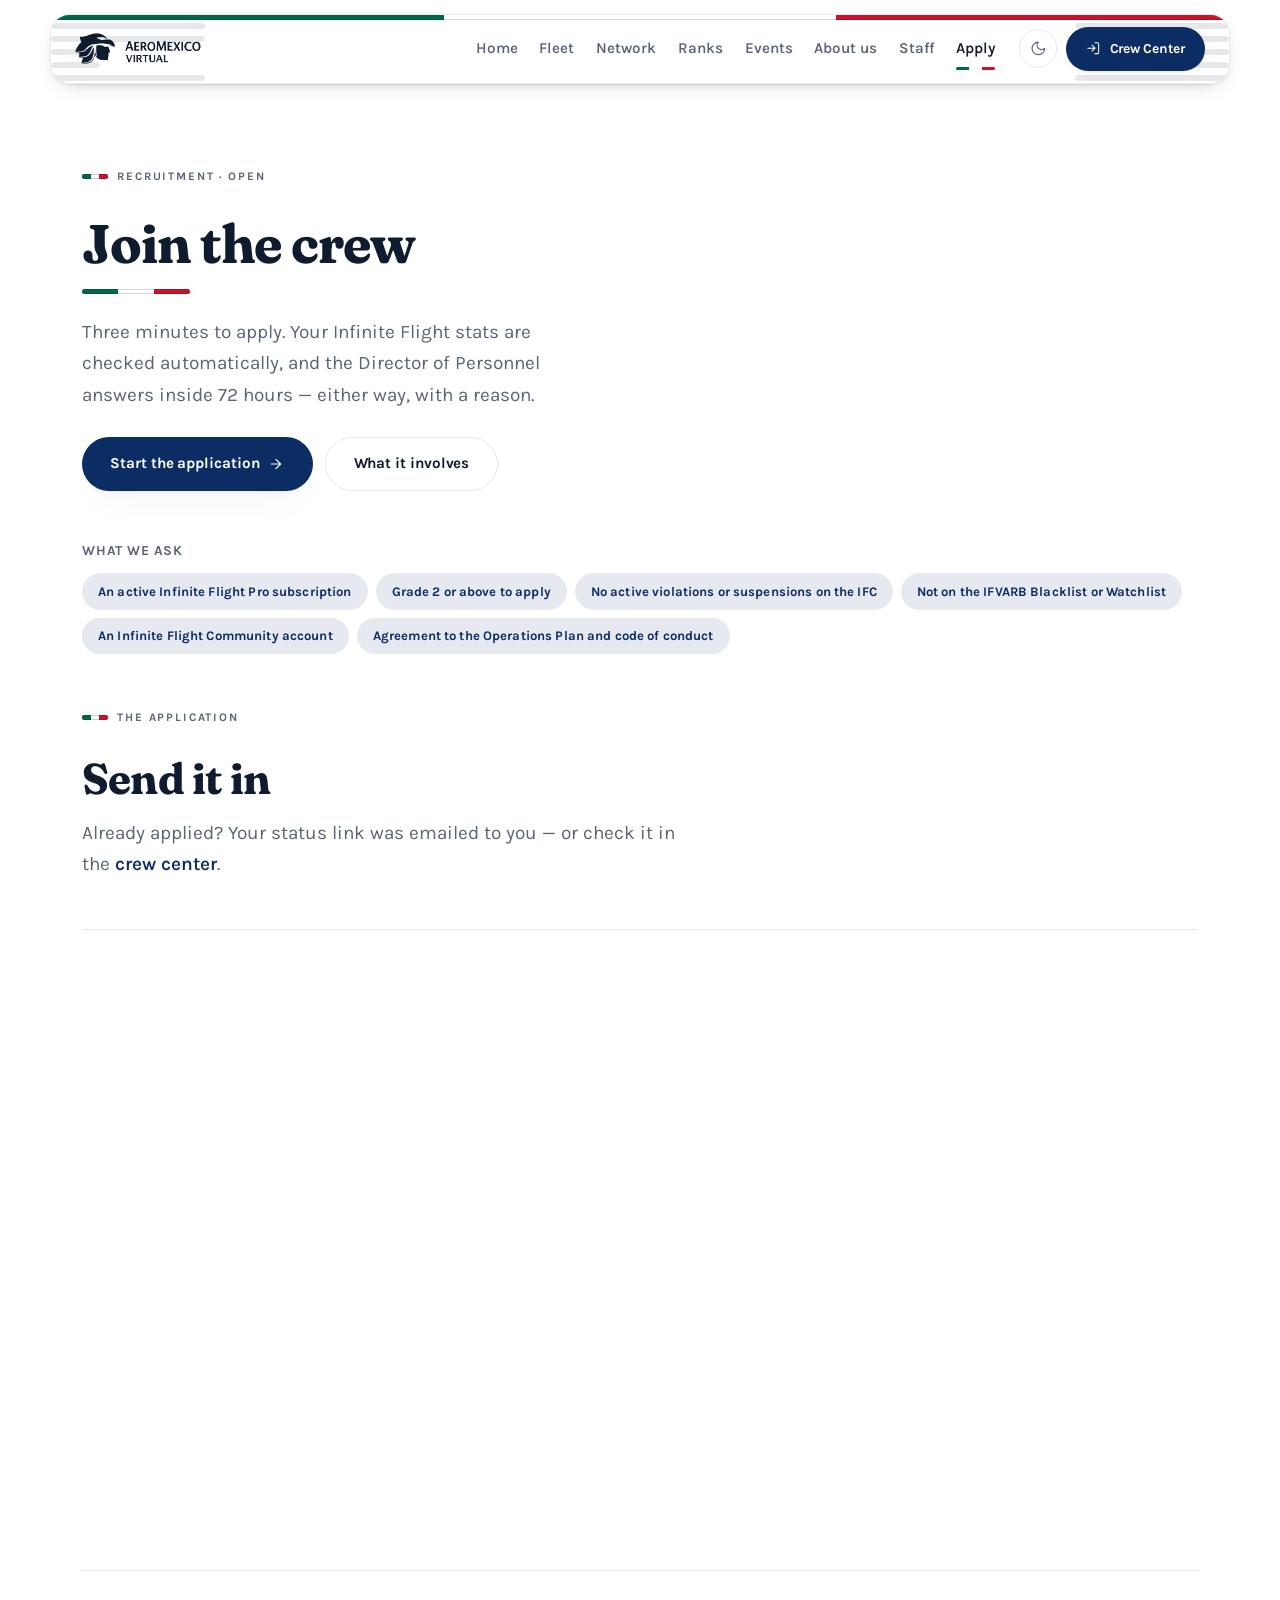
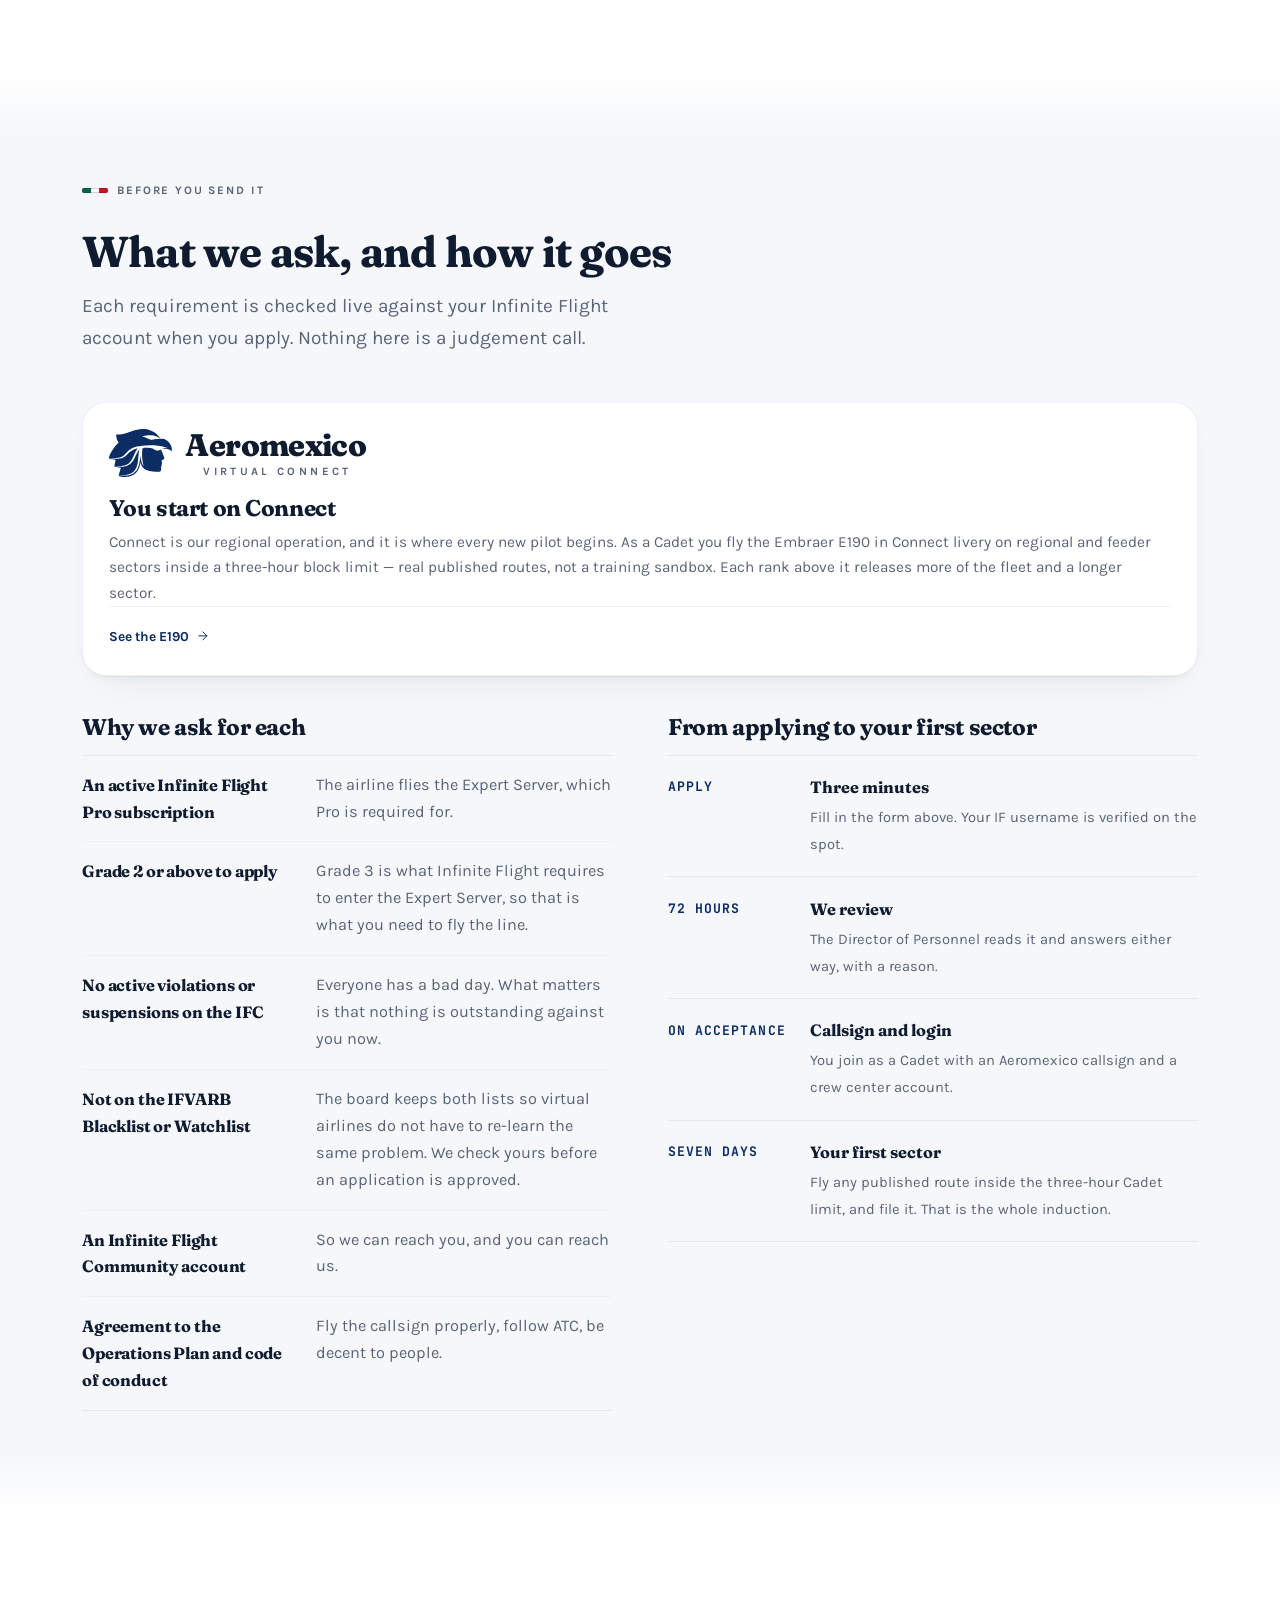
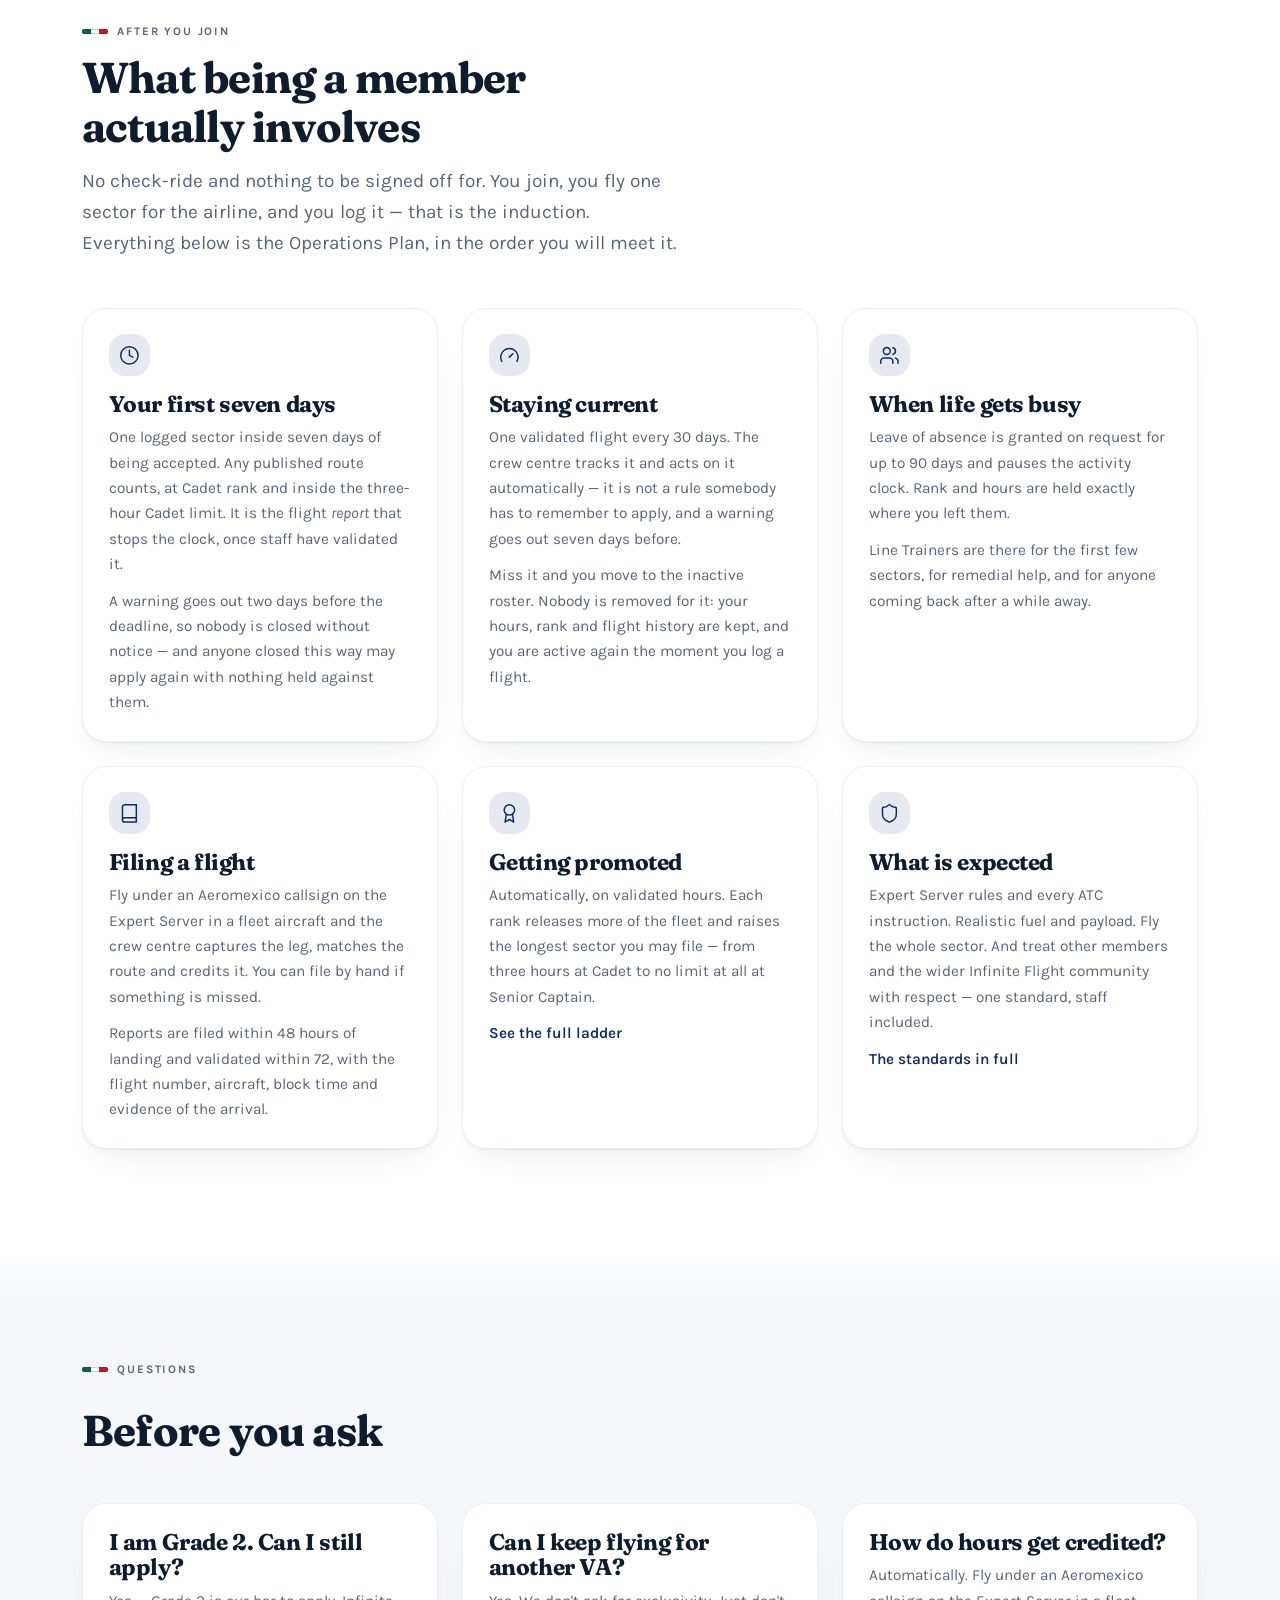
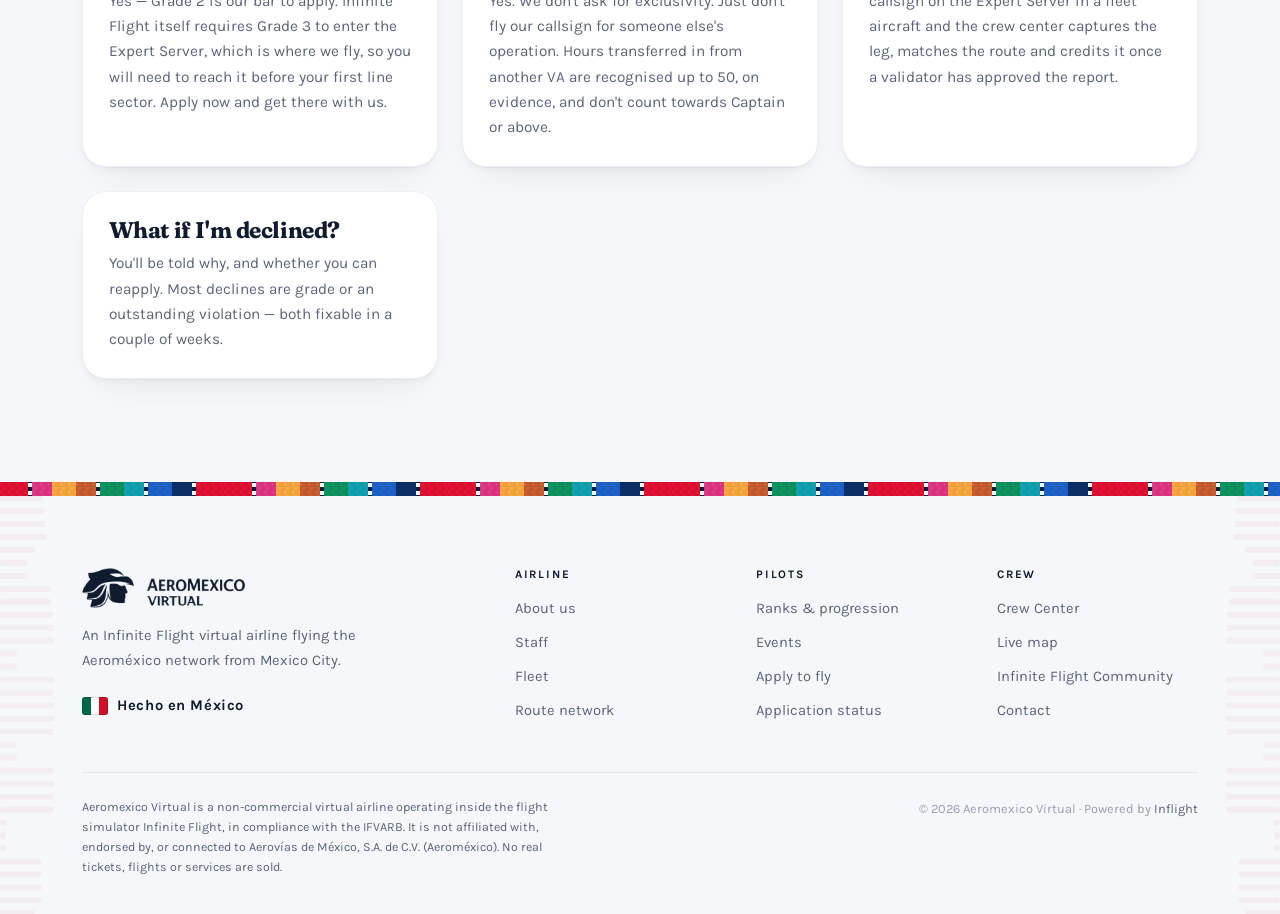
<file: join.html>
<!DOCTYPE html>
<html lang="en">
<head>
<meta charset="utf-8">
<meta name="viewport" content="width=device-width, initial-scale=1">
<title>Join the crew — Aeromexico Virtual</title>
<meta name="description" content="Apply to fly for Aeromexico Virtual on Infinite Flight. Grade 2 and up to apply, three minutes to send it in, and an answer from the Director of Personnel inside 72 hours.">
<link rel="canonical" href="https://aeromexicova.org/join">
<!-- The bar matches the page, so a phone browser stops painting a navy strip
     over a white site. Two values, one per scheme. -->
<meta name="theme-color" content="#FFFFFF" media="(prefers-color-scheme: light)">
<meta name="theme-color" content="#071426" media="(prefers-color-scheme: dark)">
<link rel="icon" href="/assets/img/mark.svg" type="image/svg+xml">
<meta property="og:type" content="website">
<meta property="og:site_name" content="Aeromexico Virtual">
<meta property="og:url" content="https://aeromexicova.org/join">
<meta property="og:title" content="Join the crew — Aeromexico Virtual">
<meta property="og:description" content="Apply to fly for Aeromexico Virtual on Infinite Flight. Grade 2 and up to apply, three minutes to send it in, and an answer from the Director of Personnel inside 72 hours.">
<!-- The share card is the airline's own photograph of XA-ADD, off the same
     community gallery the fleet page and the hero draw from — not the folk-art
     poster that used to be here, which went with the hero it was drawn for.
     Absolute because a crawler has no page to resolve a relative path against;
     off-site because that is where the VA's photographs live. -->
<meta property="og:image" content="https://thebucketstorage2.s3.us-east-2.amazonaws.com/community-aircraft/XAADD-1775817369312.webp">
<meta name="twitter:card" content="summary_large_image">
<link rel="preconnect" href="https://fonts.googleapis.com">
<link rel="preconnect" href="https://fonts.gstatic.com" crossorigin>
<!-- Fraunces (display) + Karla (text) + JetBrains Mono (flight data). Fonts
     load asynchronously: a render-blocking third-party stylesheet also blocks
     the body scripts that inject the nav and footer, so a slow or unreachable
     fonts.googleapis.com would leave the page chrome missing, not merely
     unstyled. display=swap shows text in the fallback and swaps in. -->
<link rel="preload" as="style" href="https://fonts.googleapis.com/css2?family=Fraunces:opsz,wght,SOFT,WONK@9..144,400..800,0..100,0..1&family=Karla:wght@400..800&family=JetBrains+Mono:wght@400..700&display=swap" onload="this.onload=null;this.rel='stylesheet'">
<noscript><link rel="stylesheet" href="https://fonts.googleapis.com/css2?family=Fraunces:opsz,wght,SOFT,WONK@9..144,400..800,0..100,0..1&family=Karla:wght@400..800&family=JetBrains+Mono:wght@400..700&display=swap"></noscript>
<link rel="stylesheet" href="/assets/brand.css?v=3">
<style>
    .apply-frame { min-height:640px; }
    .step { display:flex; gap:1.1rem; }
</style>
<script>
/* Paint the stored theme before first paint so there's no light flash. */
(function(){try{var t=localStorage.getItem('amv:theme');if(t==='dark'||t==='light')document.documentElement.setAttribute('data-theme',t);}catch(e){}})();
</script>
</head>
<body>

<a class="skip" href="#main">Skip to content</a>
<div data-site-nav></div>
<!-- The nav is injected by site.js so one change lands on every page. With
     scripting off nothing would be injected at all, so every page carries the
     site map in plain HTML too. -->
<noscript>
    <nav class="wrap section--tight"><a href="/">Home</a> · <a href="/fleet">Fleet</a> ·
    <a href="/network">Network</a> · <a href="/ranks">Ranks</a> · <a href="/events">Events</a> ·
    <a href="/about">Airline</a> · <a href="/staff">Staff</a> · <a href="/join">Join</a> ·
    <a href="https://inflight.info/crew/aeromexico-virtual">Crew Center</a></nav>
</noscript>

<main id="main">

    <!-- ==================== APPLY ====================
         THE ORDER OF THIS PAGE CHANGED, and the reason is worth keeping: the
         application form used to be the THIRD thing on it, under a header and
         a two-column block of requirements and timeline. An applicant who
         arrived meaning to apply had to read a page about applying first, and
         on a phone the form was most of a screen-height below the fold.

         So the action comes first. The header is one sentence and a button;
         the requirements are a strip of chips you can check yourself against
         at a glance; then the form. Everything that was above it — why we ask
         for each thing, what the timeline is, what membership involves, the
         questions people ask — is still here, underneath, where someone who
         wants it will look for it. Nothing was deleted, it was reordered.

         The general rule this is the first instance of: on a page with one
         obvious action, that action goes above the fold and the reasoning goes
         below it. -->
    <section class="section section--tight" style="padding-top:clamp(2.5rem,6vw,4rem);padding-bottom:0">
        <div class="wrap">
            <div class="head" style="max-width:52ch">
                <span class="eyebrow">Recruitment · Open</span>
                <h1 style="font-size:clamp(2rem,5vw,3.4rem);margin:.9rem 0">Join the crew</h1>
                <div class="rule"></div>
                <p class="lede" style="margin-top:1.4rem">
                    Three minutes to apply. Your Infinite Flight stats are checked automatically,
                    and the Director of Personnel answers inside 72 hours — either way, with a
                    reason.
                </p>
                <p style="margin-top:1.6rem;display:flex;gap:.8rem;flex-wrap:wrap">
                    <a class="btn btn--primary" href="#apply">Start the application <span data-icon="arrow"></span></a>
                    <a class="btn btn--ghost" href="#involves">What it involves</a>
                </p>
            </div>

            <!-- The checklist, without the reasoning. Filled from data.js, and
                 the same rows are set out in full with their `why` further down
                 the page — this is the version you scan, that one is the version
                 you read. -->
            <p class="muted" style="margin-bottom:.7rem;font-size:.86rem;font-weight:700;
                                    letter-spacing:.06em;text-transform:uppercase">What we ask</p>
            <div class="chips" id="reqChips"></div>
        </div>
    </section>

    <!-- The real application form. It's the Inflight Crew Center's join flow,
         framed here so applicants never leave our site — same form, same
         backend, same status link. -->
    <section class="section" id="apply" style="padding-top:clamp(2rem,4vw,3rem)">
        <div class="wrap">
            <div class="head">
                <span class="eyebrow">The application</span>
                <h2 style="margin-top:.9rem">Send it in</h2>
                <p class="lede">
                    Already applied? Your status link was emailed to you — or check it in the
                    <a href="/crew" style="color:var(--accent);font-weight:600">crew center</a>.
                </p>
            </div>
            <div class="frame-host">
                <iframe id="applyFrame" class="apply-frame" title="Aeromexico Virtual application"
                        src="https://inflight.info/crew/aeromexico-virtual/join?embed=1"
                        referrerpolicy="strict-origin-when-cross-origin"
                        loading="lazy" scrolling="no"></iframe>
            </div>
            <noscript>
                <p style="margin-top:1rem">
                    <a class="btn btn--primary" href="https://inflight.info/crew/aeromexico-virtual/join">
                        Open the application form</a>
                </p>
            </noscript>
        </div>
    </section>

    <!-- ==================== THE DETAIL ====================
         Everything that used to sit ABOVE the form. Same content, one section
         instead of two columns competing for the opening screen. -->
    <section class="section section--alt">
        <div class="wrap">
            <div class="head" data-reveal>
                <span class="eyebrow">Before you send it</span>
                <h2 style="margin-top:.9rem">What we ask, and how it goes</h2>
                <p class="lede">
                    Each requirement is checked live against your Infinite Flight account when you
                    apply. Nothing here is a judgement call.
                </p>
            </div>

            <!-- The sub-brand a cadet actually joins. Every fact here is
                 already in data.js: the E190's Connect livery, its regional and
                 feeder operation, the rank it is released at, and the Cadet
                 block limit off the rank ladder. -->
            <div class="card" style="margin-bottom:clamp(1.6rem,3.5vw,2.4rem)" data-reveal>
                <span class="lockup lockup--lg lockup--block" role="img" aria-label="Aeromexico Virtual Connect">
                    <span class="mark" aria-hidden="true"></span>
                    <span class="lockup__type"><b>Aeromexico</b><span>Virtual Connect</span></span>
                </span>
                <h3 style="margin-top:1.2rem">You start on Connect</h3>
                <p>
                    Connect is our regional operation, and it is where every new pilot begins. As a
                    Cadet you fly the Embraer E190 in Connect livery on regional and feeder sectors
                    inside a three-hour block limit — real published routes, not a training sandbox.
                    Each rank above it releases more of the fleet and a longer sector.
                </p>
                <div class="card__foot">
                    <a href="/fleet">See the E190 <span data-icon="arrow"></span></a>
                </div>
            </div>

            <div class="grid grid-2" style="gap:clamp(2rem,5vw,3.5rem);align-items:start" data-reveal>
                <div>
                    <h3 style="margin-bottom:.9rem">Why we ask for each</h3>
                    <dl class="facts" id="requirements"></dl>
                </div>

                <div>
                    <h3 style="margin-bottom:.9rem">From applying to your first sector</h3>
                    <div class="timeline">
                        <div class="timeline__row"><span class="timeline__when">Apply</span>
                            <p class="timeline__what"><b>Three minutes</b><span>Fill in the form above. Your IF username is verified on the spot.</span></p></div>
                        <div class="timeline__row"><span class="timeline__when">72 hours</span>
                            <p class="timeline__what"><b>We review</b><span>The Director of Personnel reads it and answers either way, with a reason.</span></p></div>
                        <div class="timeline__row"><span class="timeline__when">On acceptance</span>
                            <p class="timeline__what"><b>Callsign and login</b><span>You join as a Cadet with an Aeromexico callsign and a crew center account.</span></p></div>
                        <div class="timeline__row"><span class="timeline__when">Seven days</span>
                            <p class="timeline__what"><b>Your first sector</b><span>Fly any published route inside the three-hour Cadet limit, and file it. That is the whole induction.</span></p></div>
                    </div>
                </div>
            </div>
        </div>
    </section>

    <!-- ==================== AFTER YOU JOIN ====================
         The review's finding on this page was that an applicant could read the
         whole thing and still not know what membership involves past pressing
         send. This section is that: the induction, what keeps you current, and
         what happens when life gets in the way. -->
    <section class="section" id="involves">
        <div class="wrap">
            <div class="head" data-reveal>
                <span class="eyebrow">After you join</span>
                <h2>What being a member actually involves</h2>
                <p class="lede">
                    No check-ride and nothing to be signed off for. You join, you fly one sector for
                    the airline, and you log it — that is the induction. Everything below is the
                    Operations Plan, in the order you will meet it.
                </p>
            </div>

            <div class="grid grid-3">
                <article class="card" data-reveal>
                    <div class="card__icon" data-icon="clock"></div>
                    <h3>Your first seven days</h3>
                    <p>One logged sector inside seven days of being accepted. Any published route
                       counts, at Cadet rank and inside the three-hour Cadet limit. It is the flight
                       <em>report</em> that stops the clock, once staff have validated it.</p>
                    <p style="margin-top:.7rem">A warning goes out two days before the deadline, so
                       nobody is closed without notice — and anyone closed this way may apply again
                       with nothing held against them.</p>
                </article>
                <article class="card" data-reveal data-reveal-delay="80">
                    <div class="card__icon" data-icon="gauge"></div>
                    <h3>Staying current</h3>
                    <p>One validated flight every 30 days. The crew centre tracks it and acts on it
                       automatically — it is not a rule somebody has to remember to apply, and a
                       warning goes out seven days before.</p>
                    <p style="margin-top:.7rem">Miss it and you move to the inactive roster. Nobody
                       is removed for it: your hours, rank and flight history are kept, and you are
                       active again the moment you log a flight.</p>
                </article>
                <article class="card" data-reveal data-reveal-delay="160">
                    <div class="card__icon" data-icon="users"></div>
                    <h3>When life gets busy</h3>
                    <p>Leave of absence is granted on request for up to 90 days and pauses the
                       activity clock. Rank and hours are held exactly where you left them.</p>
                    <p style="margin-top:.7rem">Line Trainers are there for the first few sectors,
                       for remedial help, and for anyone coming back after a while away.</p>
                </article>
                <article class="card" data-reveal>
                    <div class="card__icon" data-icon="book"></div>
                    <h3>Filing a flight</h3>
                    <p>Fly under an Aeromexico callsign on the Expert Server in a fleet aircraft and
                       the crew centre captures the leg, matches the route and credits it. You can
                       file by hand if something is missed.</p>
                    <p style="margin-top:.7rem">Reports are filed within 48 hours of landing and
                       validated within 72, with the flight number, aircraft, block time and
                       evidence of the arrival.</p>
                </article>
                <article class="card" data-reveal data-reveal-delay="80">
                    <div class="card__icon" data-icon="award"></div>
                    <h3>Getting promoted</h3>
                    <p>Automatically, on validated hours. Each rank releases more of the fleet and
                       raises the longest sector you may file — from three hours at Cadet to no limit
                       at all at Senior Captain.</p>
                    <p style="margin-top:.7rem"><a href="/ranks" style="color:var(--accent);font-weight:600">See the full ladder</a></p>
                </article>
                <article class="card" data-reveal data-reveal-delay="160">
                    <div class="card__icon" data-icon="shield"></div>
                    <h3>What is expected</h3>
                    <p>Expert Server rules and every ATC instruction. Realistic fuel and payload. Fly
                       the whole sector. And treat other members and the wider Infinite Flight
                       community with respect — one standard, staff included.</p>
                    <p style="margin-top:.7rem"><a href="/about" style="color:var(--accent);font-weight:600">The standards in full</a></p>
                </article>
            </div>
        </div>
    </section>

    <section class="section section--alt">
        <div class="wrap">
            <div class="head" data-reveal>
                <span class="eyebrow">Questions</span>
                <h2 style="margin-top:.9rem">Before you ask</h2>
            </div>
            <div class="grid grid-2">
                <article class="card" data-reveal>
                    <h3>I am Grade 2. Can I still apply?</h3>
                    <p>Yes — Grade 2 is our bar to apply. Infinite Flight itself requires Grade 3 to
                       enter the Expert Server, which is where we fly, so you will need to reach it
                       before your first line sector. Apply now and get there with us.</p>
                </article>
                <article class="card" data-reveal data-reveal-delay="80">
                    <h3>Can I keep flying for another VA?</h3>
                    <p>Yes. We don't ask for exclusivity. Just don't fly our callsign for someone
                       else's operation. Hours transferred in from another VA are recognised up to
                       50, on evidence, and don't count towards Captain or above.</p>
                </article>
                <article class="card" data-reveal>
                    <h3>How do hours get credited?</h3>
                    <p>Automatically. Fly under an Aeromexico callsign on the Expert Server in a
                       fleet aircraft and the crew center captures the leg, matches the route and
                       credits it once a validator has approved the report.</p>
                </article>
                <article class="card" data-reveal data-reveal-delay="80">
                    <h3>What if I'm declined?</h3>
                    <p>You'll be told why, and whether you can reapply. Most declines are grade or
                       an outstanding violation — both fixable in a couple of weeks.</p>
                </article>
            </div>
        </div>
    </section>

</main>

<div data-site-footer></div>

<script src="/assets/js/data.js?v=3"></script>
<script src="/assets/js/site.js?v=3"></script>
<script>
(function () {
    const D = window.AMV_DATA, A = window.AMV;
    const esc = s => String(s == null ? '' : s).replace(/[&<>"']/g, c =>
        ({ '&': '&amp;', '<': '&lt;', '>': '&gt;', '"': '&quot;', "'": '&#39;' }[c]));

    // Two renderings of one list. The chips are the checklist you scan before
    // deciding to apply; the rows below carry the `why` for anyone who wants
    // to argue with a requirement. Both read D.requirements, so a requirement
    // changed in data.js cannot appear in one and not the other.
    document.getElementById('reqChips').innerHTML = D.requirements.map(r =>
        `<span class="chip">${esc(r.req)}</span>`).join('');

    document.getElementById('requirements').innerHTML = D.requirements.map(r => `
        <div class="facts__row">
            <dt>${esc(r.req)}</dt>
            <dd>${esc(r.why)}</dd>
        </div>`).join('');

    // crew-join.html posts { ifcrewHeight: <px> } whenever its step changes, so
    // the framed form grows instead of scrolling inside a fixed box.
    const frame = document.getElementById('applyFrame');
    addEventListener('message', (e) => {
        if (e.origin !== 'https://inflight.info') return;
        if (e.source !== frame.contentWindow) return;
        const h = e.data && e.data.ifcrewHeight;
        if (typeof h === 'number' && h > 200 && h < 6000) frame.style.height = h + 'px';
    });

    A.refresh();
})();
</script>
</body>
</html>
</file>
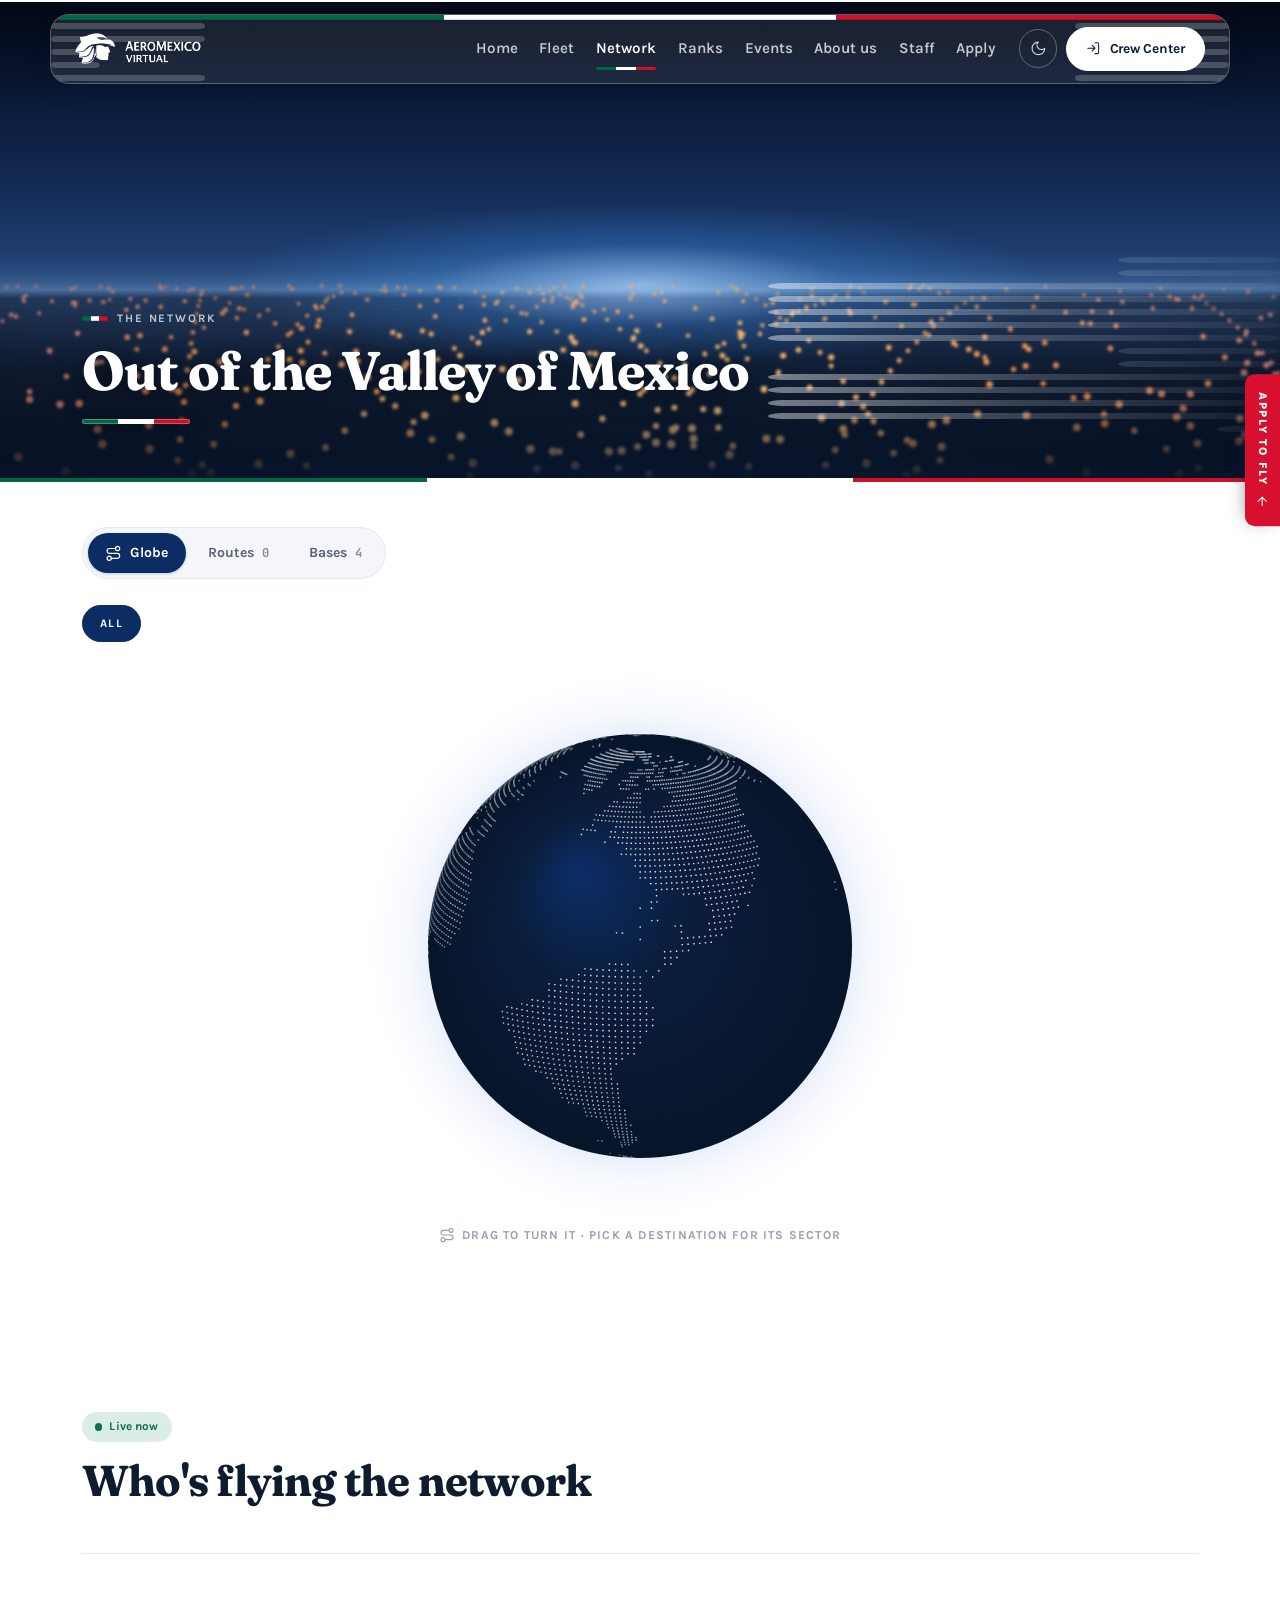
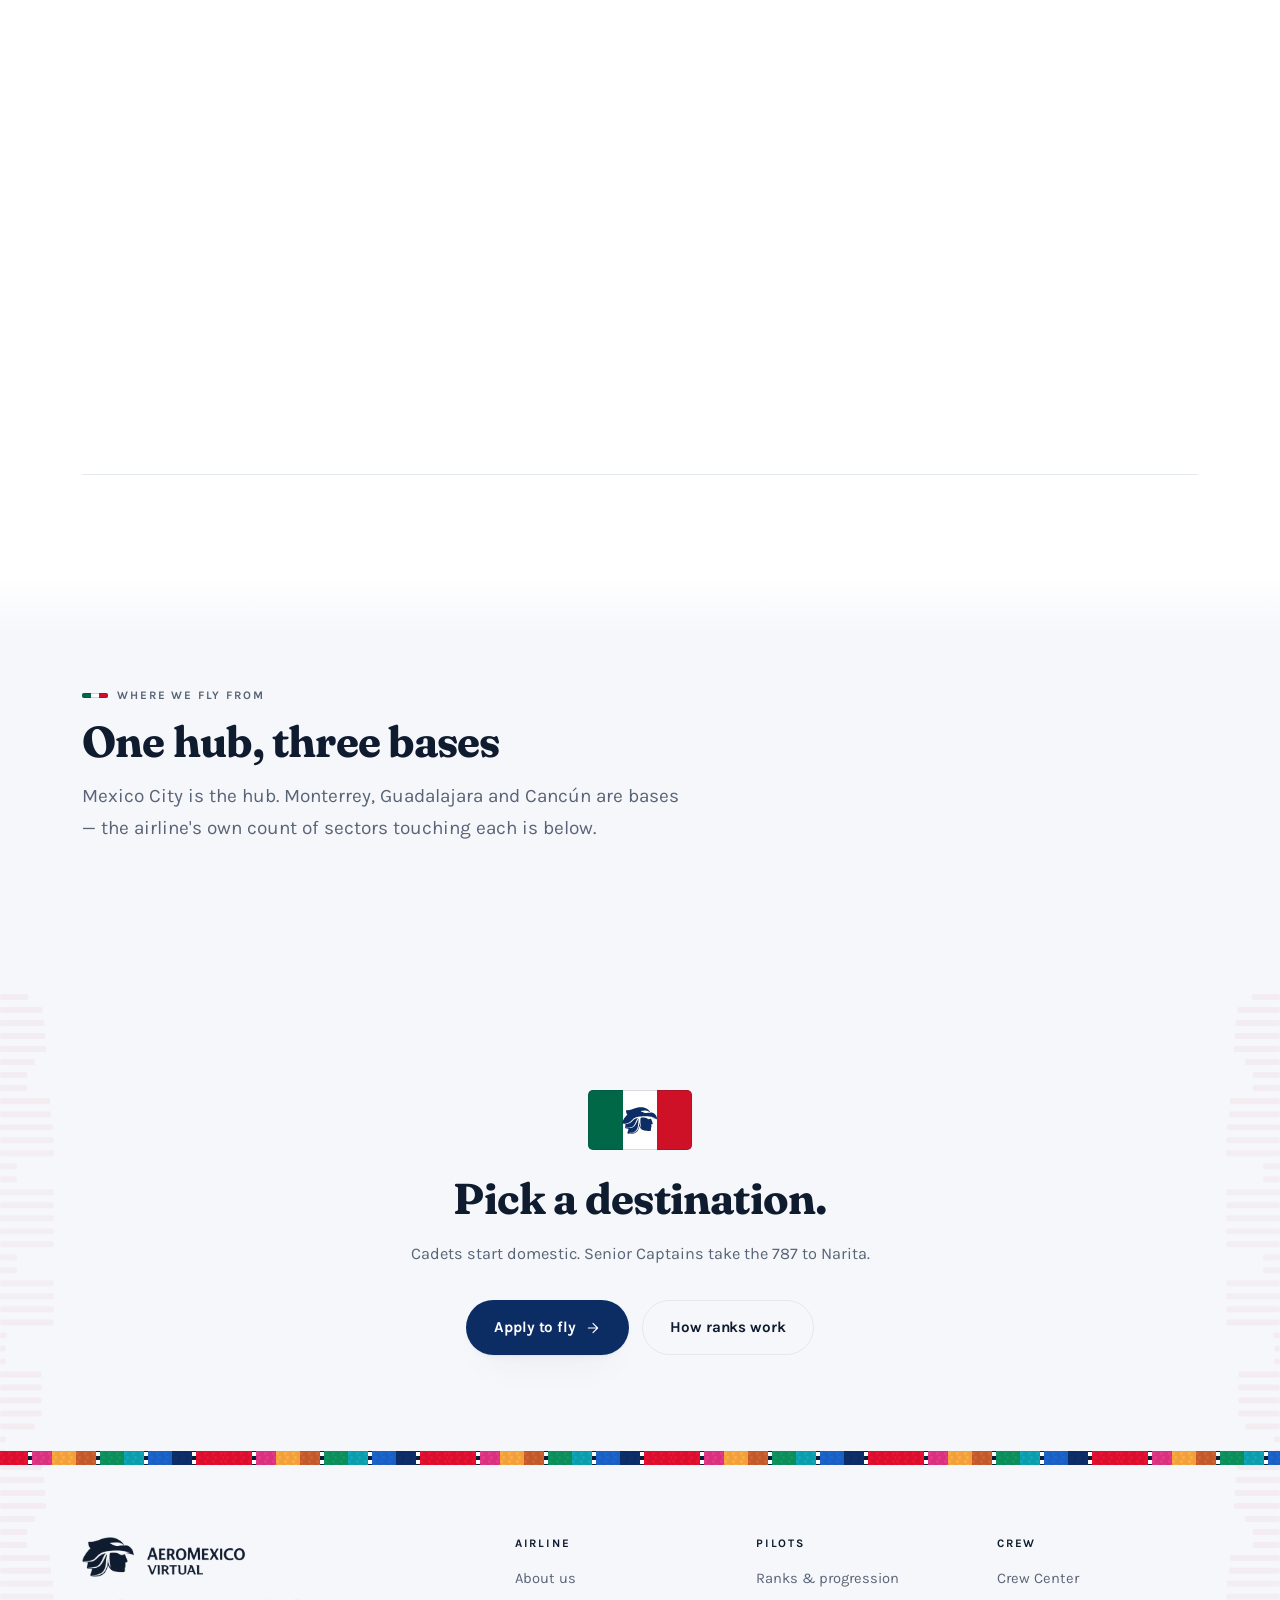
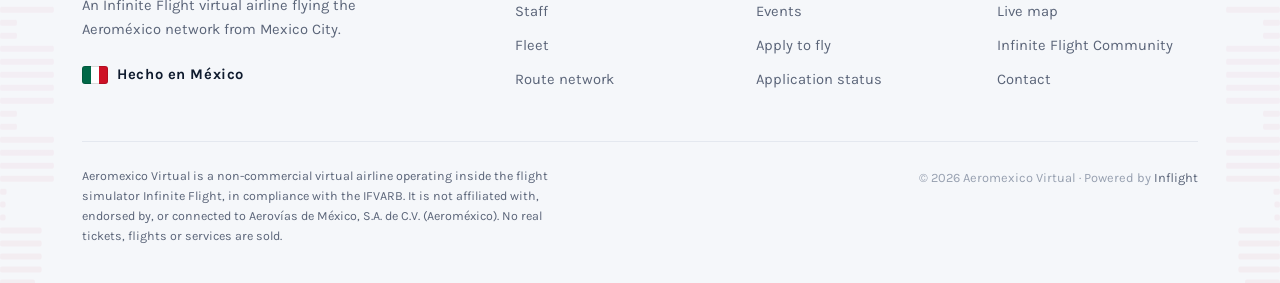
<file: network.html>
<!DOCTYPE html>
<html lang="en">
<head>
<meta charset="utf-8">
<meta name="viewport" content="width=device-width, initial-scale=1">
<title>Route network — Aeromexico Virtual</title>
<meta name="description" content="The Aeromexico Virtual route map: 23 published sectors in five tiers, from Mexico City and our bases at Monterrey, Guadalajara and Cancún out to Europe, South America and the Pacific.">
<link rel="canonical" href="https://aeromexicova.org/network">
<!-- The bar matches the page, so a phone browser stops painting a navy strip
     over a white site. Two values, one per scheme. -->
<meta name="theme-color" content="#FFFFFF" media="(prefers-color-scheme: light)">
<meta name="theme-color" content="#071426" media="(prefers-color-scheme: dark)">
<link rel="icon" href="/assets/img/mark.svg" type="image/svg+xml">
<meta property="og:type" content="website">
<meta property="og:site_name" content="Aeromexico Virtual">
<meta property="og:url" content="https://aeromexicova.org/network">
<meta property="og:title" content="Route network — Aeromexico Virtual">
<meta property="og:description" content="The Aeromexico Virtual route map: 23 published sectors in five tiers, from Mexico City and our bases at Monterrey, Guadalajara and Cancún out to Europe, South America and the Pacific.">
<!-- The share card is the airline's own photograph of XA-ADD, off the same
     community gallery the fleet page and the hero draw from — not the folk-art
     poster that used to be here, which went with the hero it was drawn for.
     Absolute because a crawler has no page to resolve a relative path against;
     off-site because that is where the VA's photographs live. -->
<meta property="og:image" content="https://thebucketstorage2.s3.us-east-2.amazonaws.com/community-aircraft/XAADD-1775817369312.webp">
<meta name="twitter:card" content="summary_large_image">
<link rel="preconnect" href="https://fonts.googleapis.com">
<link rel="preconnect" href="https://fonts.gstatic.com" crossorigin>
<!-- Fraunces (display) + Karla (text) + JetBrains Mono (flight data). Fonts
     load asynchronously: a render-blocking third-party stylesheet also blocks
     the body scripts that inject the nav and footer, so a slow or unreachable
     fonts.googleapis.com would leave the page chrome missing, not merely
     unstyled. display=swap shows text in the fallback and swaps in. -->
<link rel="preload" as="style" href="https://fonts.googleapis.com/css2?family=Fraunces:opsz,wght,SOFT,WONK@9..144,400..800,0..100,0..1&family=Karla:wght@400..800&family=JetBrains+Mono:wght@400..700&display=swap" onload="this.onload=null;this.rel='stylesheet'">
<noscript><link rel="stylesheet" href="https://fonts.googleapis.com/css2?family=Fraunces:opsz,wght,SOFT,WONK@9..144,400..800,0..100,0..1&family=Karla:wght@400..800&family=JetBrains+Mono:wght@400..700&display=swap"></noscript>
<link rel="stylesheet" href="/assets/brand.css?v=3">
<style>
    .filters { display:flex; flex-wrap:wrap; gap:.5rem; margin-bottom:1.6rem; }
    .filter {
        padding:.5rem 1.05rem; border-radius:999px; cursor:pointer;
        border:1px solid var(--line); background:transparent; color:var(--muted);
        font-size:.72rem; font-weight:700; text-transform:uppercase; letter-spacing:.12em;
        transition:all .25s var(--ease);
    }
    .filter:hover { color:var(--ink); border-color:var(--ink); }
    .filter[aria-pressed="true"] { background:var(--accent); border-color:var(--accent); color:var(--accent-ink); }
    /* The filter row scrolls rather than wrapping to three lines on a phone. */
    @media (max-width: 34rem) {
        .filters { flex-wrap:nowrap; overflow-x:auto; scrollbar-width:none; margin-inline:calc(clamp(1.15rem,4vw,2rem) * -1); padding-inline:clamp(1.15rem,4vw,2rem); }
        .filters::-webkit-scrollbar { display:none; }
        .filter { flex:none; }
    }
</style>
<script>
/* Paint the stored theme before first paint so there's no light flash. */
(function(){try{var t=localStorage.getItem('amv:theme');if(t==='dark'||t==='light')document.documentElement.setAttribute('data-theme',t);}catch(e){}})();
</script>
</head>
<body>

<a class="skip" href="#main">Skip to content</a>
<div data-site-nav></div>
<!-- The nav is injected by site.js so one change lands on every page. With
     scripting off nothing would be injected at all, so every page carries the
     site map in plain HTML too. -->
<noscript>
    <nav class="wrap section--tight"><a href="/">Home</a> · <a href="/fleet">Fleet</a> ·
    <a href="/network">Network</a> · <a href="/ranks">Ranks</a> · <a href="/events">Events</a> ·
    <a href="/about">About us</a> · <a href="/staff">Staff</a> · <a href="/apply">Apply</a> ·
    <a href="https://inflight.info/crew/aeromexico-virtual">Crew Center</a></nav>
</noscript>

<main id="main">

    <!-- ==================== HEADER ====================
         The valley at night, from the descent.

         Every page on this site opens on the same aeroplane looking somewhere
         else — see PAGE HEADERS in brand.css and tools/make-views.py. The
         picture is a generated mask over a generated sky; nothing in it is
         drawn, and the only words on it are the two lines below, because a
         page about information needs a heading you can scan. The lede stays on
         the page's own paper underneath, which is the rule that keeps this
         from becoming a headline over a photograph seven more times. -->
    <header class="skyhead skyhead--city">
        <div class="sky sky--night" aria-hidden="true">
            <div class="sky__frame">
                <div class="sky__air">
                    <div class="sky__sun"></div>
                    <div class="sky__cloud sky__cloud--far"></div>
                    <div class="sky__cloud sky__cloud--near"></div>
                </div>
                <div class="sky__glow"></div>
            </div>
        </div>
        <div class="wrap skyhead__inner">
            <span class="eyebrow">The network</span>
            <h1>Out of the Valley of Mexico</h1>
            <div class="rule"></div>
        </div>
    </header>


    <!-- ==================== THE NETWORK ====================
         One section, three ways in, and as little prose as the page can get
         away with. It used to open with a four-line lede, then a strip of six
         flagship cards, then a paged route list under its own two-line lede,
         then the bases under theirs — four headings and about two hundred
         words before you reached a fact you could act on.

         The globe, the table and the bases are the same rows drawn three
         ways, so they are three tabs rather than three sections. Nothing was
         dropped except the words: every figure the flagship strip carried is
         on the card that opens when you pick a destination, and every sector
         it ranked is in the table. -->
    <section class="section section--tight skyhead-under">
        <div class="wrap">
            <div class="viewswitch" role="tablist" aria-label="How to read the network">
                <button class="viewswitch__tab" type="button" role="tab" id="tab-globe"
                        aria-controls="view-globe" aria-selected="true" data-view="globe">
                    <span data-icon="route"></span> Globe
                </button>
                <button class="viewswitch__tab" type="button" role="tab" id="tab-routes"
                        aria-controls="view-routes" aria-selected="false" data-view="routes" tabindex="-1">
                    Routes <b class="viewswitch__n" id="routeCount">—</b>
                </button>
                <button class="viewswitch__tab" type="button" role="tab" id="tab-bases"
                        aria-controls="view-bases" aria-selected="false" data-view="bases" tabindex="-1">
                    Bases <b class="viewswitch__n">4</b>
                </button>
            </div>

            <!-- ---- Globe ---- -->
            <div class="view" id="view-globe" role="tabpanel" aria-labelledby="tab-globe">
                <div class="filters" id="filters" role="group" aria-label="Filter the network by tier"></div>
                <!-- The stage is what the canvas fills, not the sphere: the
                     globe slides left inside it to clear room for the card,
                     and the leader line from the dot to the card has to be
                     drawn in the same canvas to reach it. -->
                <div class="globe-stage" id="globeStage" data-reveal>
                    <div class="globe-host" id="globeHost"></div>
                    <aside class="globe-card" id="globeCard" aria-live="polite" hidden></aside>
                </div>
                <p class="globe-hint">
                    <span data-icon="route"></span>
                    <span id="globeHint">Drag to turn it · pick a destination for its sector</span>
                </p>
            </div>

            <!-- ---- Routes ---- -->
            <div class="view" id="view-routes" role="tabpanel" aria-labelledby="tab-routes" hidden>
                <label class="field">
                    <span class="sr-only">Search the route network</span>
                    <input id="routeSearch" type="search" autocomplete="off"
                           placeholder="Search a code, city, flight or aircraft">
                </label>
                <div id="routes"></div>
            </div>

            <!-- ---- Bases ---- -->
            <div class="view" id="view-bases" role="tabpanel" aria-labelledby="tab-bases" hidden>
                <div class="grid grid-4" id="hubs"></div>
            </div>
        </div>
    </section>

    <!-- ==================== LIVE ==================== -->
    <section class="section">
        <div class="wrap">
            <div class="head" data-reveal>
                <span class="chip chip--live"><i class="dot-live" aria-hidden="true"></i> Live now</span>
                <h2 style="margin-top:.9rem">Who's flying the network</h2>
            </div>
            <div data-live-roster data-reveal>
                <div class="frame-host muted" style="padding:3rem;text-align:center">Loading live traffic…</div>
            </div>
        </div>
    </section>

    <!-- ==================== BASES ====================
         Moved to the foot of the page. They were the first thing on it, which
         put three cards of airport metadata ahead of the network itself.

         Two reviewers said the same thing about these cards: they look plain,
         and they say less about an airport than an airport has to say. They
         carry a plate, the aerodrome's own runway count, elevation and
         terminals, and a line about what the base is FOR. The plate becomes a
         photograph the moment `photo` is filled in on a hub in data.js — see
         the note there about why this repo will not paste in a stock one. -->
    <section class="section section--ink">
        <div class="wrap">
            <div class="head" data-reveal>
                <span class="eyebrow">Where we fly from</span>
                <h2>One hub, three bases</h2>
                <p class="lede">
                    Mexico City is the hub. Monterrey, Guadalajara and Cancún are bases — the
                    airline's own count of sectors touching each is below.
                </p>
            </div>
            <div class="grid grid-4" id="hubs"></div>
        </div>
    </section>

    <section class="band">
        <div class="band__wash"></div>
        <div class="wrap band__inner">
            <span class="flag-crest" role="img" aria-label="Aeromexico Virtual — the Caballero Águila on the Mexican tricolour">
                <span class="mark"></span>
            </span>
            <!-- Counted off the list on this page rather than typed in. It said
                 "Twenty-three" for as long as the network happened to be
                 twenty-three sectors long, and would have gone on saying it
                 through every route staff added in the crew centre. -->
            <h2 id="destLine">Pick a destination.</h2>
            <p>Cadets start domestic. Senior Captains take the 787 to Narita.</p>
            <div class="hero__cta">
                <a class="btn btn--light" href="/apply">Apply to fly <span data-icon="arrow"></span></a>
                <a class="btn btn--onink" href="/ranks">How ranks work</a>
            </div>
        </div>
    </section>

</main>

<div data-site-footer></div>

<script src="/assets/js/data.js?v=3"></script>
<script src="/assets/js/globe-land.js?v=3"></script>
<script src="/assets/js/site.js?v=3"></script>
<script src="/assets/js/globe.js?v=3"></script>
<script src="/assets/js/crew.js?v=3"></script>
<script src="/assets/js/live.js?v=3"></script>
<script>
(function () {
    const D = window.AMV_DATA, A = window.AMV, icon = A.icon;
    const esc = s => String(s == null ? '' : s).replace(/[&<>"']/g, c =>
        ({ '&': '&amp;', '<': '&lt;', '>': '&gt;', '"': '&quot;', "'": '&#39;' }[c]));

    // The sectors this page shows, and they come from ONE place: the crew
    // centre. data.js used to paint them first so the page was complete
    // immediately, and the crew centre then replaced them — which meant the
    // globe and the table drew one network and then visibly redrew a different
    // one a second later. A route table this page is about to contradict is
    // not a head start, it is a wrong answer shown confidently.
    //
    // D.routes is still read, but only as a LOOKUP — the city a destination is
    // in, the tier we file it under, a block time — never as a source of
    // sectors. Nothing appears on this page that the crew centre did not list.
    let ROUTES = [];
    // Whether the crew centre has ANSWERED, which is not the same question as
    // whether ROUTES has anything in it: [] before the answer means "we do not
    // know yet" and [] after it means "there are none", and the page says two
    // different things for those.
    let loaded = false;
    let active = 'All';
    let query = '';

    const list  = document.getElementById('routes');
    const count = document.getElementById('routeCount');

    // Lookups off the same arrays, so nothing here is a second copy of a fact.
    const hubBy  = Object.fromEntries(D.hubs.map(h => [h.icao, h]));
    const typeBy = Object.fromEntries(D.fleet.map(a => [a.short, a.type]));

    // Tier first, then the search box. Matching is done over the fields a
    // person would actually type: either ICAO, the city, the flight number, the
    // aircraft and the tier. Case- and accent-insensitive, so "cancun" finds
    // Cancún — without that the search silently fails on half this network.
    const fold = (v) => String(v || '')
        .normalize('NFD').replace(/[̀-ͯ]/g, '').toLowerCase();

    function shown() {
        let rows = active === 'All' ? ROUTES : ROUTES.filter(r => r.tier === active);
        const q = fold(query).trim();
        if (!q) return rows;
        return rows.filter(r => {
            const hay = [r.from, r.to, r.city, (hubBy[r.from] || {}).city,
                         r.flight, typeBy[r.ac] || r.ac, r.tier, r.partner]
                .map(fold).join(' ');
            return q.split(/\s+/).every(term => hay.includes(term));
        });
    }

    const placeOf = (icao) => (hubBy[icao] || {}).city
        || (ROUTES.find(r => r.to === icao) || {}).city || '';
    const rankOf = (r) => r.minRank || ((A.minRankFor(r, D.ranks, D.fleet) || {}).name) || '';

    /* ---- The three views ---------------------------------------------------
       Tabs rather than three stacked sections, because they are the same rows
       three ways and stacking them made the page a scroll of near-duplicates.
       The tier filter belongs to the globe and the search box to the table, so
       each lives inside its own panel rather than in a control bar above them
       both — a search box that does nothing to what is on screen is worse than
       no search box. */
    const views = ['globe', 'routes', 'bases'];
    let view = 'globe';

    /* The pill is one element that travels, so its size and position are
       measured off whichever tab is selected rather than assumed. Called on
       every switch, on resize because the labels reflow, and once fonts have
       loaded — the tabs are set in a webfont, and measuring them in the
       fallback face puts the pill a few pixels wrong until something else
       happens to re-measure it. */
    function placePill() {
        const on = strip.querySelector('[aria-selected="true"]');
        if (!on) return;
        strip.style.setProperty('--pill-x', on.offsetLeft + 'px');
        strip.style.setProperty('--pill-w', on.offsetWidth + 'px');
    }

    function show(next) {
        if (!views.includes(next) || next === view) return;
        view = next;
        views.forEach(v => {
            const panel = document.getElementById('view-' + v);
            const tab = document.getElementById('tab-' + v);
            const on = v === view;
            panel.hidden = !on;
            tab.setAttribute('aria-selected', String(on));
            tab.tabIndex = on ? 0 : -1;
        });
        placePill();
        // Restart the panel's entry animation. Removing the class and reading
        // offsetWidth forces the style to flush, which is what makes the
        // animation run again on the second and every later switch — without
        // it the class is already there and nothing replays.
        const open = document.getElementById('view-' + view);
        open.classList.remove('is-entering');
        void open.offsetWidth;
        open.classList.add('is-entering');
        // The globe was measured while it was display:none, so it has to be
        // told the panel is open — otherwise it paints into a zero-width
        // canvas and the reader gets a blank square.
        if (view === 'globe' && window.AMV_GLOBE) drawGlobe();
        A.refresh(document.getElementById('view-' + view));
    }

    /* ---- Bases -------------------------------------------------------------
       The sector count per base is counted off whichever list is current, so
       it cannot end up saying 23 while the table beside it shows 3. */
    function renderHubs() {
        document.getElementById('hubs').innerHTML = D.hubs.map((h, i) => {
            // An em dash while we are still asking. A base showing "Sectors 0"
            // before the answer arrives is a claim, and a wrong one.
            const legs = loaded
                ? ROUTES.filter(r => r.from === h.icao || r.to === h.icao).length
                : '—';
            // A photograph if the VA has one of its own; otherwise the crest on
            // the livery, with the IATA code set over it. Not a stock picture
            // of a terminal — see the note against `photo` in data.js.
            const plate = h.photo && h.photo.src
                ? `<img src="${esc(h.photo.src)}" alt="${esc(h.photo.alt || (h.city + ' — ' + h.name))}"
                        width="${h.photo.w || ''}" height="${h.photo.h || ''}" loading="lazy" decoding="async">`
                : `<span class="hub-card__crest" aria-hidden="true">${A.MARK}</span>
                   <span class="hub-card__iata mono" aria-hidden="true">${esc(h.iata)}</span>`;
            // Only the figures this base actually has. A missing one drops its
            // whole cell rather than printing a dash next to real numbers.
            const specs = [
                ['ICAO', h.icao], ['IATA', h.iata], ['Sectors', legs],
                ['Runways', h.runways], ['Elevation', h.elevation], ['Terminals', h.terminals],
            ].filter(([, v]) => v != null && v !== '');
            return `
            <article class="card card--hover hub-card" data-reveal data-reveal-delay="${i * 70}">
                <div class="hub-card__plate${h.photo && h.photo.src ? ' has-photo' : ''}">${plate}</div>
                <span class="tag tag--hub">${esc(h.role)}</span>
                <h3 style="margin-top:.7rem">${esc(h.city)}</h3>
                <p>${esc(h.name)}</p>
                <div class="fleet-card__specs" style="padding-top:1.1rem">
                    ${specs.map(([k, v]) => `<span>${esc(k)} <b>${esc(v)}</b></span>`).join('')}
                </div>
                <button class="btn btn--ghost btn--sm hub-card__go" type="button"
                        data-to="${esc(h.icao)}">Show on the globe</button>
            </article>`;
        }).join('');
    }

    // ---- "N destinations" ---------------------------------------------------
    // Counted off the whole network, not the filtered view: the band is a
    // statement about the airline, and it should not drop to three because
    // somebody pressed Domestic.
    function renderDestLine() {
        const el = document.getElementById('destLine');
        if (!el) return;
        const n = new Set(ROUTES.map(r => r.to).filter(Boolean)).size;
        el.textContent = loaded && n
            ? `${n} destination${n === 1 ? '' : 's'}. Pick one.`
            : 'Pick a destination.';
    }

    // ---- Tier filter --------------------------------------------------------
    function renderFilters() {
        const host = document.getElementById('filters');
        if (!loaded) { host.innerHTML = ''; return; }
        const live = D.tiers.map(t => t.name).filter(n => ROUTES.some(r => r.tier === n));
        // A sector from the crew centre with no tier of ours still has to be
        // reachable, so its bucket is offered rather than hidden.
        const extra = [...new Set(ROUTES.map(r => r.tier).filter(t => t && !live.includes(t)))];
        const all = ['All', ...live, ...extra];
        if (!all.includes(active)) active = 'All';
        host.innerHTML = all.map(t =>
            `<button class="filter" type="button" data-tier="${esc(t)}"
                     aria-pressed="${t === active}">${esc(t)}</button>`).join('');
    }

    /* ---- The globe ---------------------------------------------------------
       Positions start as this repo's table and grow as the crew centre tells
       us where its own destinations are — see AMV_CREW.airports. */
    let COORDS = D.airports;
    const stage = document.getElementById('globeStage');
    const globeHost = document.getElementById('globeHost');
    const cardEl = document.getElementById('globeCard');
    const hintEl = document.getElementById('globeHint');
    const wide = window.matchMedia('(min-width: 900px)');

    function drawGlobe() {
        if (!window.AMV_GLOBE || !globeHost) return;
        const rows = shown();
        const drawn = window.AMV_GLOBE.draw(globeHost, rows, { hubs: D.hubs, airports: COORDS });
        // Say plainly when a sector could not be placed rather than quietly
        // drawing a smaller network than the table lists.
        const off = rows.length - drawn;
        hintEl.textContent = off > 0
            ? `${off} sector${off === 1 ? '' : 's'} not drawn — no published coordinates`
            : 'Drag to turn it · pick a destination for its sector';
    }

    /* What the card says about a picked airport. A destination gets its
       sector; the hub and the bases get what departs them, because "Mexico
       City, 23 sectors" is the true answer there and inventing a single
       sector to describe it would not be. */
    function cardFor(icao) {
        const rows = shown();
        const inbound = rows.filter(r => r.to === icao);
        const outbound = rows.filter(r => r.from === icao);
        const hub = hubBy[icao];
        const close = `<button class="globe-card__close" type="button"
                               aria-label="Close">${icon('x')}</button>`;

        const fact = (k, v) => v ? `<div><dt>${esc(k)}</dt><dd>${v}</dd></div>` : '';

        if (!inbound.length && outbound.length) {
            const n = outbound.length;
            const far = outbound.reduce((a, b) => (b.dist || 0) > (a.dist || 0) ? b : a);
            return `${close}
                <span class="globe-card__eyebrow">${esc(hub ? hub.role : 'Origin')}</span>
                <h3 class="globe-card__city">${esc((hub && hub.city) || icao)}</h3>
                <p class="globe-card__code mono">${esc(icao)}${hub ? ' · ' + esc(hub.iata) : ''}</p>
                <dl class="globe-card__facts">
                    ${fact('Sectors', `${n} departing`)}
                    ${fact('Furthest', esc(far.city || far.to))}
                    ${fact('Runways', hub && hub.runways)}
                    ${fact('Elevation', hub && esc(hub.elevation))}
                </dl>`;
        }

        if (!inbound.length) return '';

        // Normally one sector reaches a destination. Where more than one does,
        // all of them are listed rather than the first being passed off as
        // the answer.
        const sector = (r) => {
            const rank = rankOf(r);
            return `
            <div class="globe-card__sector">
                <p class="globe-card__code mono">${esc(r.from)} <i>→</i> ${esc(r.to)}</p>
                <dl class="globe-card__facts">
                    ${fact('Flight', esc(r.flight))}
                    ${fact('Aircraft', esc(typeBy[r.ac] || r.ac))}
                    ${fact('Distance', r.dist ? r.dist.toLocaleString() + ' nm' : '')}
                    ${fact(r.estimated ? 'Block (est.)' : 'Block', r.block ? (r.estimated ? '≈ ' : '') + esc(r.block) : '')}
                    ${fact('Codeshare', r.codeshare ? esc(r.partner || 'Partner airline') : '')}
                </dl>
                ${rank ? `<span class="rank-chip">${esc(rank)} and above</span>` : ''}
            </div>`;
        };

        const first = inbound[0];
        return `${close}
            <span class="globe-card__eyebrow">${esc(first.region || first.tier || 'Network')}</span>
            <h3 class="globe-card__city">${esc(first.city || icao)}</h3>
            ${inbound.map(sector).join('')}`;
    }

    /* Opening and closing the card. The globe slides off centre to clear room
       for it, and the card is told where it landed so the globe can run a
       leader line out to it — the panel is meant to read as something the
       globe put there, not as a box that appeared beside it. */
    let cardTimer = 0;
    function openCard(icao) {
        const html = icao ? cardFor(icao) : '';
        if (!html) { closeCard(); return; }
        clearTimeout(cardTimer);
        cardEl.innerHTML = html;
        cardEl.hidden = false;
        // One frame between "in the document" and "animating in", or the
        // browser has nothing to transition from and the card simply appears.
        requestAnimationFrame(() => {
            cardEl.classList.add('is-in');
            placeCard();
        });
        window.AMV_GLOBE.offset(globeHost, wide.matches ? -0.16 : 0, wide.matches ? 0 : -0.13);
    }

    function closeCard() {
        if (cardEl.hidden) return;
        cardEl.classList.remove('is-in');
        window.AMV_GLOBE.offset(globeHost, 0, 0);
        window.AMV_GLOBE.anchor(globeHost, null);
        // Hidden only once it has finished leaving, so the exit animation is
        // not cut off by the attribute that stops it being rendered at all.
        cardTimer = setTimeout(() => { cardEl.hidden = true; cardEl.innerHTML = ''; }, 260);
    }

    // Where the card is, in canvas pixels. Recomputed whenever either box can
    // have moved, because the leader is drawn to a rect and a stale one points
    // at nothing.
    function placeCard() {
        const canvas = globeHost.querySelector('canvas');
        if (!canvas || cardEl.hidden) return;
        const c = canvas.getBoundingClientRect(), r = cardEl.getBoundingClientRect();
        window.AMV_GLOBE.anchor(globeHost, {
            x: r.left - c.left, y: r.top - c.top, w: r.width, h: r.height,
        });
    }

    /* ---- The table ---------------------------------------------------------
       Every sector at once, not five at a time behind a pager. The page that
       paged them also grouped them by tier into panels, which meant a page
       could show one heading and part of one group — and 23 rows is a table,
       not a scroll. What each row is FOR is a pick: it takes you back to the
       globe pointed at that destination, so the table and the globe are two
       ways into the same row rather than two separate features. */
    function renderTable() {
        if (!loaded) {
            count.textContent = '—';
            list.innerHTML = `<div class="skeleton" aria-hidden="true">${
                Array.from({ length: 6 }, () => `
                    <div class="skeleton__row">
                        <div class="skeleton__bar skeleton__bar--sm"></div>
                        <div class="skeleton__bar skeleton__bar--md"></div>
                    </div>`).join('')
            }</div>`;
            return;
        }

        const rows = shown();
        count.textContent = ROUTES.length;

        if (!rows.length) {
            list.innerHTML = `<div class="empty">
                <b>${query ? 'No sector matches that' : 'No sectors published yet'}</b>
                <p>${query
                    ? 'Try an airport code, a city or a flight number.'
                    : 'Sectors appear here as they are published to the route network.'}</p>
            </div>`;
            return;
        }

        list.innerHTML = `
        <div class="rtable-scroll">
        <table class="rtable">
            <caption class="sr-only">Every published sector. Choosing one opens it on the globe.</caption>
            <thead><tr>
                <th scope="col">Sector</th>
                <th scope="col">Destination</th>
                <th scope="col" class="rtable__opt">Flight</th>
                <th scope="col" class="rtable__opt">Aircraft</th>
                <th scope="col" class="rtable__num">Distance <span class="rtable__unit">nm</span></th>
                <th scope="col" class="rtable__opt rtable__num">Block</th>
                <th scope="col">Rank</th>
            </tr></thead>
            <tbody>${rows.map(r => {
                const rank = rankOf(r);
                return `<tr data-to="${esc(r.to)}">
                    <td><button class="rtable__pick mono" type="button" data-to="${esc(r.to)}">
                        ${esc(r.from)} <i aria-hidden="true">→</i> ${esc(r.to)}
                        <span class="sr-only">— show on the globe</span>
                    </button></td>
                    <td>${esc(r.city || '—')}${r.codeshare
                        ? ` <span class="tag tag--sm">${esc(r.partner || 'Codeshare')}</span>` : ''}</td>
                    <td class="rtable__opt mono">${esc(r.flight || '—')}</td>
                    <td class="rtable__opt">${esc(typeBy[r.ac] || r.ac || '—')}</td>
                    <td class="rtable__num mono">${r.dist ? r.dist.toLocaleString() : '—'}</td>
                    <td class="rtable__opt rtable__num mono">${r.block
                        ? (r.estimated ? '≈ ' : '') + esc(r.block) : '—'}</td>
                    <td>${rank ? `<span class="rank-chip rank-chip--sm">${esc(rank)}</span>` : '—'}</td>
                </tr>`;
            }).join('')}</tbody>
        </table>
        </div>
        <p class="rtable__note">
            Distances are great-circle nautical miles; a block time marked ≈ is worked out from
            the distance because none is published yet.
        </p>`;
    }

    function renderAll() {
        renderFilters();
        renderTable();
        renderHubs();
        renderDestLine();
        if (view === 'globe') drawGlobe();
        A.refresh();
    }

    /* ---- Events ------------------------------------------------------------ */

    // Picking a destination, from the globe itself.
    if (window.AMV_GLOBE) {
        window.AMV_GLOBE.onselect(globeHost, openCard);
        // Hovering still names a point, which is what tells you a dot is worth
        // clicking before you have clicked one.
        window.AMV_GLOBE.onpick(globeHost, (icao) => {
            if (window.AMV_GLOBE.selected(globeHost)) return;
            hintEl.textContent = icao
                ? `${icao}${placeOf(icao) ? ' — ' + placeOf(icao) : ''}`
                : 'Drag to turn it · pick a destination for its sector';
        });
    }

    cardEl.addEventListener('click', (e) => {
        if (e.target.closest('.globe-card__close')) window.AMV_GLOBE.clear(globeHost);
    });

    // Picking one from the table, or from a base card: same destination, same
    // card, by way of the globe — so there is one place a sector is explained.
    function pickFrom(e) {
        const btn = e.target.closest('[data-to]');
        if (!btn) return;
        const icao = btn.dataset.to;
        show('globe');
        // The globe may have only just been un-hidden and measured, so the
        // pick waits a frame for it to have a size to turn within.
        requestAnimationFrame(() => {
            if (!window.AMV_GLOBE.select(globeHost, icao)) return;
            stage.scrollIntoView({ block: 'center', behavior: 'smooth' });
        });
    }
    list.addEventListener('click', pickFrom);
    document.getElementById('hubs').addEventListener('click', pickFrom);

    document.getElementById('routeSearch').addEventListener('input', (e) => {
        query = e.target.value;
        renderTable();
        A.refresh(list);
    });

    document.getElementById('filters').addEventListener('click', (e) => {
        const btn = e.target.closest('[data-tier]');
        if (!btn) return;
        active = btn.dataset.tier;
        document.querySelectorAll('#filters .filter').forEach(b =>
            b.setAttribute('aria-pressed', String(b.dataset.tier === active)));
        drawGlobe();
        renderTable();
    });

    // The tab strip, with the arrow keys a tablist is expected to answer.
    const strip = document.querySelector('.viewswitch');
    strip.addEventListener('click', (e) => {
        const tab = e.target.closest('[data-view]');
        if (tab) show(tab.dataset.view);
    });
    strip.addEventListener('keydown', (e) => {
        const step = e.key === 'ArrowRight' ? 1 : e.key === 'ArrowLeft' ? -1 : 0;
        if (!step) return;
        e.preventDefault();
        const next = views[(views.indexOf(view) + step + views.length) % views.length];
        show(next);
        document.getElementById('tab-' + next).focus();
    });

    // The card is positioned by CSS, so anything that can move it has to
    // re-measure: the viewport, and the switch between side panel and sheet.
    // The pill is measured for the same reason and on the same events.
    window.addEventListener('resize', () => { placeCard(); placePill(); });
    placePill();
    if (document.fonts && document.fonts.ready) document.fonts.ready.then(placePill);
    if (wide.addEventListener) wide.addEventListener('change', () => {
        if (cardEl.hidden) return;
        window.AMV_GLOBE.offset(globeHost, wide.matches ? -0.16 : 0, wide.matches ? 0 : -0.13);
        placeCard();
    });

    renderAll();


    // ---- Live routes from the crew center -----------------------------------
    // The crew center is where sectors are actually added, so it — not this
    // repo — is the airline's route network. The page holds a skeleton until
    // this answers, and draws nothing it did not list.
    //
    // The two records are not the same shape. The crew center knows the sector
    // and the aircraft; data.js knows the things a reader wants and an ops tool
    // has no reason to store — the destination's city, which tier and region it
    // belongs to, the scheduled block time. So a live sector is matched to its
    // data.js twin on the airport pair and takes those labels from it. Anything
    // with no twin is still shown, with the fields we genuinely have: no city
    // invented for it, no block time guessed at, and no tier assumed.
    (function liveRoutes() {
        // No crew centre at all is an answer: there are no sectors to show, and
        // the page says so rather than sitting on a skeleton forever.
        if (!window.AMV_CREW) { ROUTES = []; loaded = true; renderAll(); return; }
        const key = r => `${r.from}-${r.to}`;
        const local = Object.fromEntries(D.routes.map(r => [key(r), r]));

        // Both feeds at once. The coordinates matter most for exactly the
        // sectors data.js has never seen, so waiting for them costs nothing and
        // saves the map a second redraw. Either may be null on its own.
        Promise.all([window.AMV_CREW.routes(), window.AMV_CREW.airports()]).then(([live, pos]) => {
            // A destination the crew centre knows and this repo does not now
            // lands on the map instead of being silently left off it. The
            // repo's own table wins on a clash: those are checked, and this
            // page's hub markers are placed from them.
            if (pos) COORDS = Object.assign({}, pos, D.airports);
            // Backend quiet. There is nothing to fall back to any more — that
            // was the point of removing the local first paint — so this resolves
            // to the empty note rather than to data.js's table.
            if (!live) { ROUTES = []; loaded = true; renderAll(); return; }

            loaded = true;
            ROUTES = live.map(r => {
                const m = local[key(r)] || {};
                const row = {
                    from: r.from, to: r.to,
                    city:   m.city   || '',
                    // An honest bucket, not a guess — except for a codeshare,
                    // which the plan already publishes as its own tier, and
                    // which the crew centre has told us this sector is.
                    region: m.region || 'Network',
                    tier:   r.codeshare ? 'Codeshare' : (m.tier || 'Network'),
                    ac:     r.ac     || m.ac || '',
                    dist:   r.dist   || m.dist || 0,
                    block:  m.block  || '',
                    flight: r.flight,
                    codeshare: r.codeshare,
                    partner: r.partner,
                    minRank: r.minRank,
                };
                // What is still missing after the match is filled in here
                // rather than left blank: the destination's city from the
                // ICAO→city table, the distance from the two aerodrome
                // positions, and — only if there is still no block time — one
                // worked out from that distance, flagged `estimated` so every
                // card and tooltip prints it with a "≈". This is the review's
                // LIRF and KSFO: they were shown as a bare code with no
                // duration because nothing here had anything else to say
                // about them. See AMV.enrichRoute.
                return A.enrichRoute(row, COORDS);
            });
            renderAll();
        }).catch(() => { ROUTES = []; loaded = true; renderAll(); });
    })();
})();
</script>
</body>
</html>
</file>
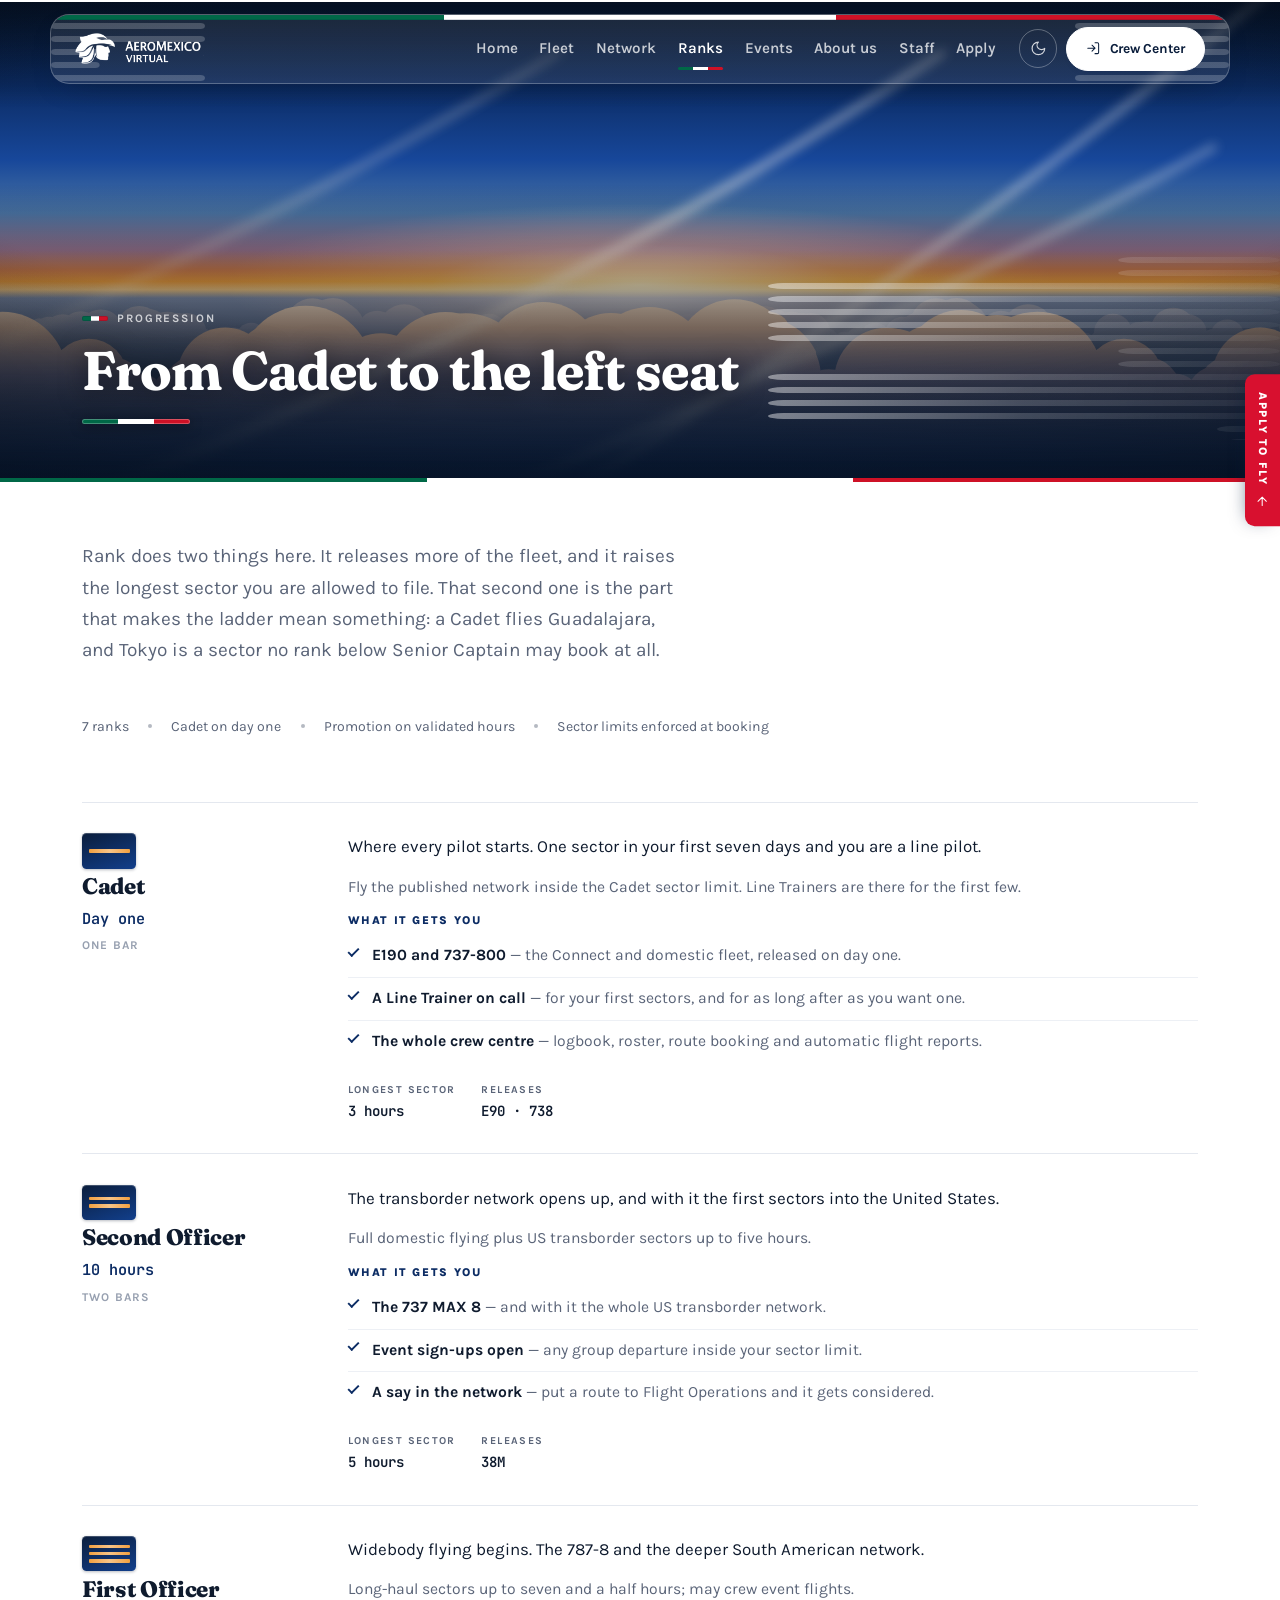
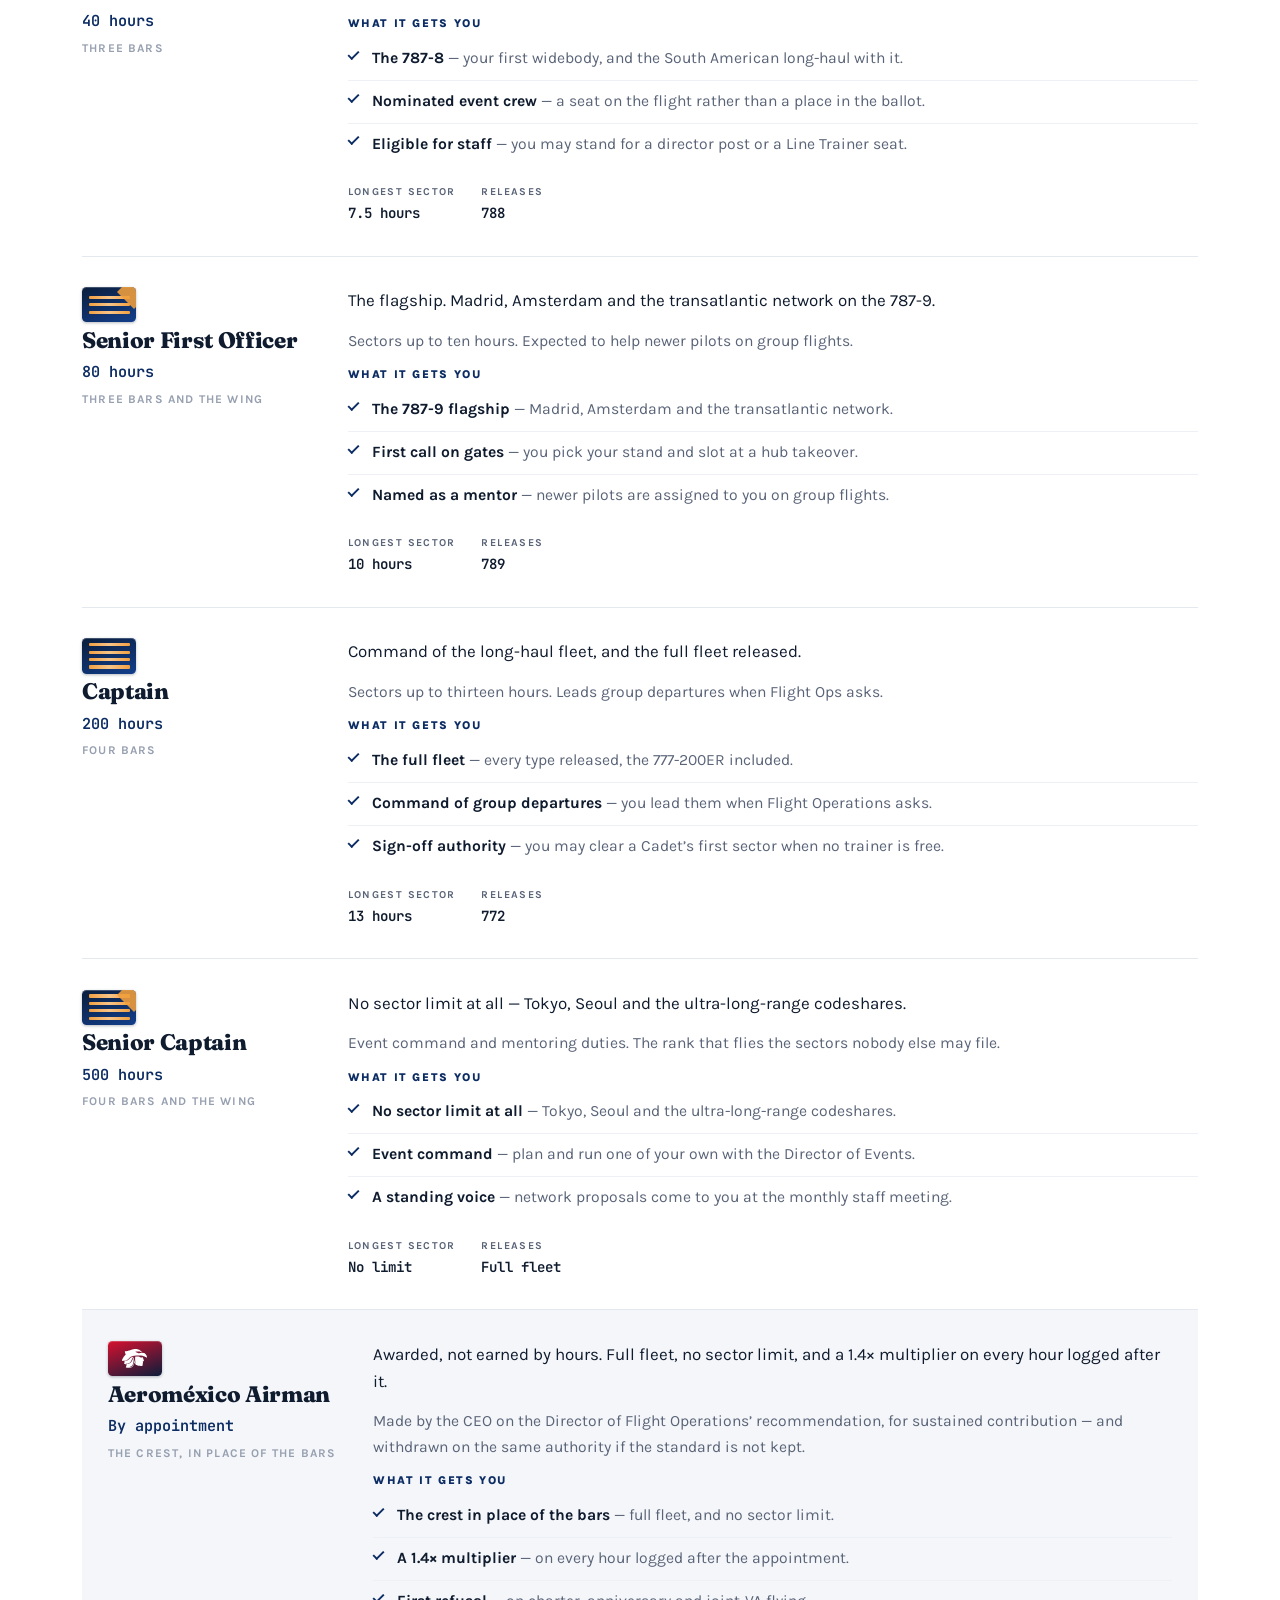
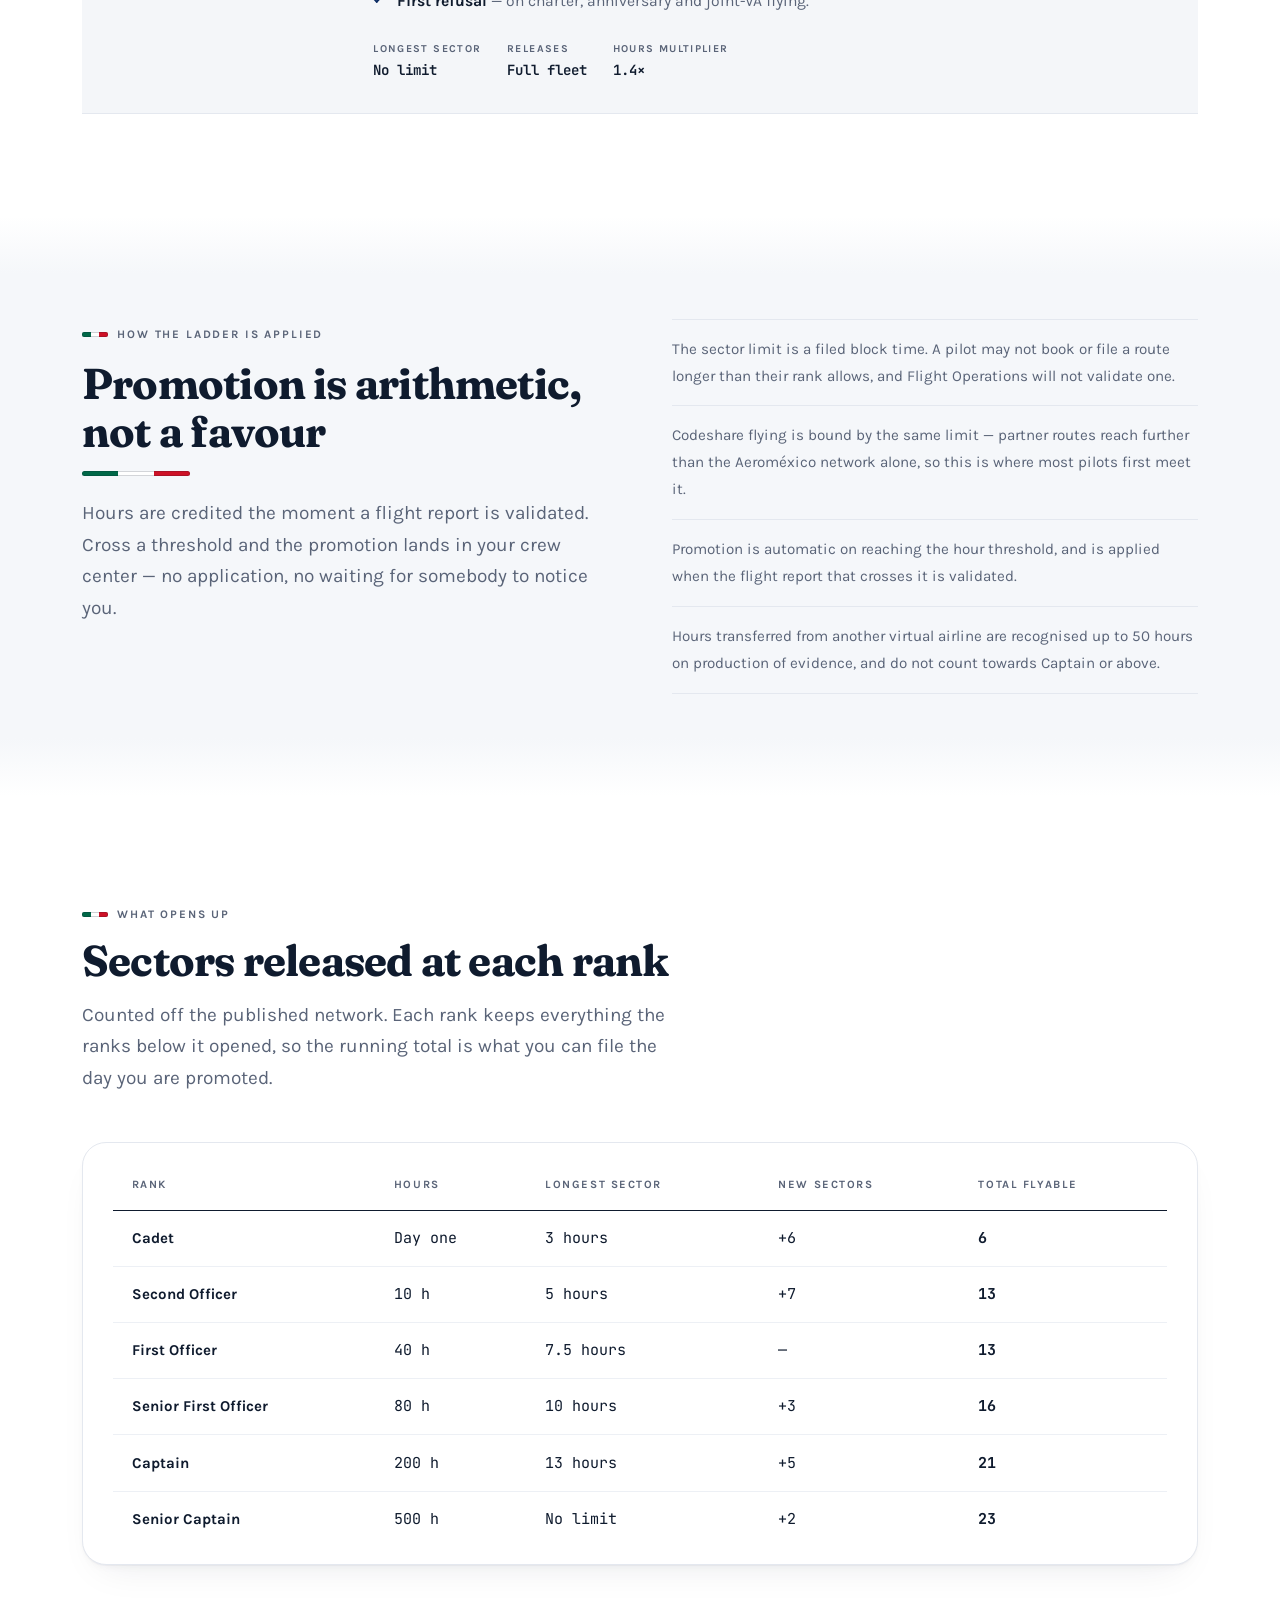
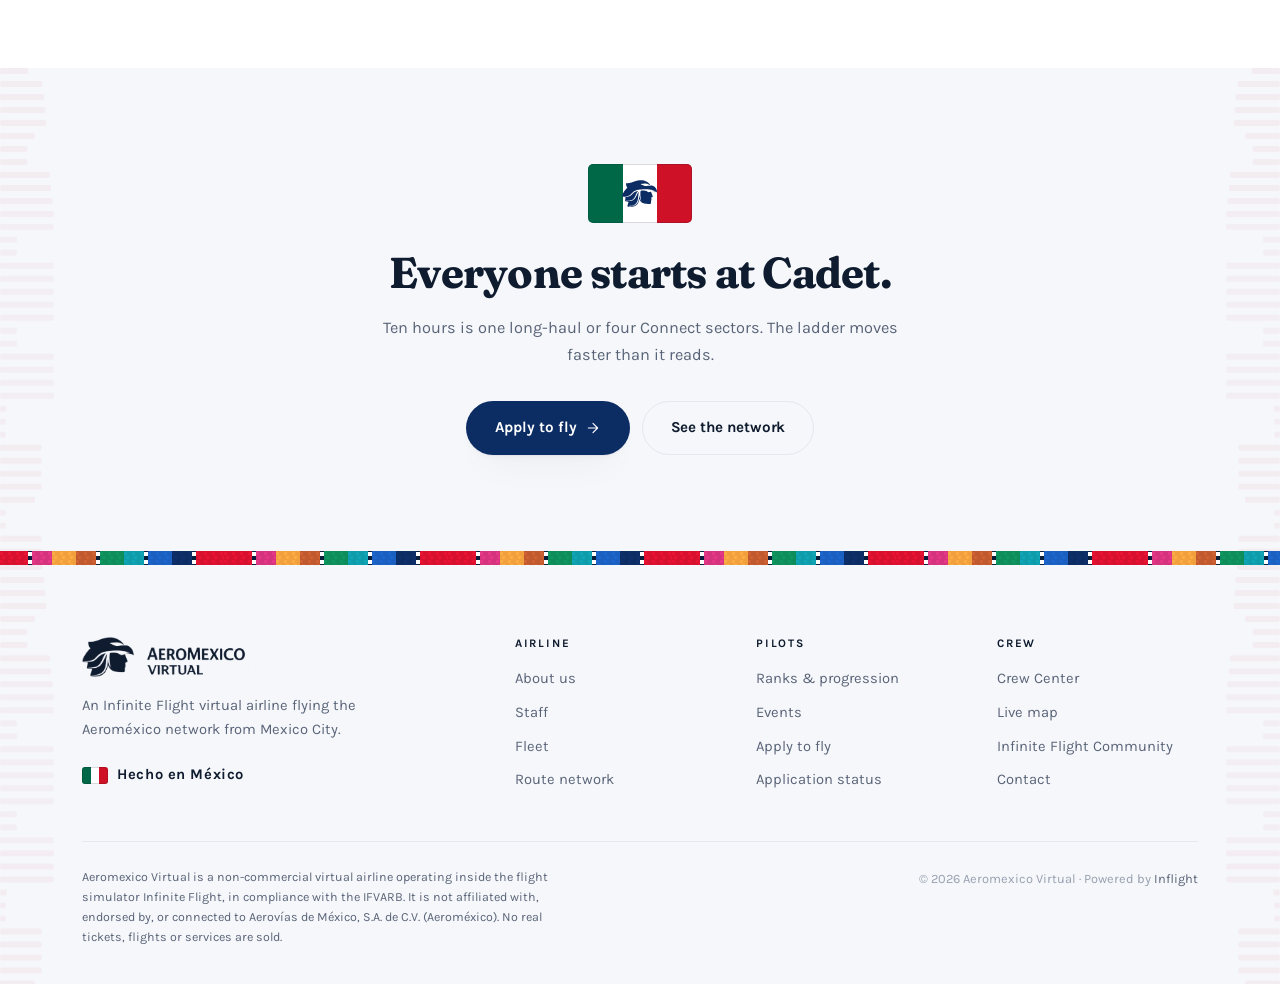
<file: ranks.html>
<!DOCTYPE html>
<html lang="en">
<head>
<meta charset="utf-8">
<meta name="viewport" content="width=device-width, initial-scale=1">
<title>Ranks and progression — Aeromexico Virtual</title>
<meta name="description" content="Seven ranks from Cadet to Senior Captain. Each one releases more of the fleet and raises the longest sector you may file — plus the Aeroméxico Airman award.">
<link rel="canonical" href="https://aeromexicova.org/ranks">
<!-- The bar matches the page, so a phone browser stops painting a navy strip
     over a white site. Two values, one per scheme. -->
<meta name="theme-color" content="#FFFFFF" media="(prefers-color-scheme: light)">
<meta name="theme-color" content="#071426" media="(prefers-color-scheme: dark)">
<link rel="icon" href="/assets/img/mark.svg" type="image/svg+xml">
<meta property="og:type" content="website">
<meta property="og:site_name" content="Aeromexico Virtual">
<meta property="og:url" content="https://aeromexicova.org/ranks">
<meta property="og:title" content="Ranks and progression — Aeromexico Virtual">
<meta property="og:description" content="Seven ranks from Cadet to Senior Captain. Each one releases more of the fleet and raises the longest sector you may file — plus the Aeroméxico Airman award.">
<!-- The share card is the airline's own photograph of XA-ADD, off the same
     community gallery the fleet page and the hero draw from — not the folk-art
     poster that used to be here, which went with the hero it was drawn for.
     Absolute because a crawler has no page to resolve a relative path against;
     off-site because that is where the VA's photographs live. -->
<meta property="og:image" content="https://thebucketstorage2.s3.us-east-2.amazonaws.com/community-aircraft/XAADD-1775817369312.webp">
<meta name="twitter:card" content="summary_large_image">
<link rel="preconnect" href="https://fonts.googleapis.com">
<link rel="preconnect" href="https://fonts.gstatic.com" crossorigin>
<!-- Fraunces (display) + Karla (text) + JetBrains Mono (flight data). Fonts
     load asynchronously: a render-blocking third-party stylesheet also blocks
     the body scripts that inject the nav and footer, so a slow or unreachable
     fonts.googleapis.com would leave the page chrome missing, not merely
     unstyled. display=swap shows text in the fallback and swaps in. -->
<link rel="preload" as="style" href="https://fonts.googleapis.com/css2?family=Fraunces:opsz,wght,SOFT,WONK@9..144,400..800,0..100,0..1&family=Karla:wght@400..800&family=JetBrains+Mono:wght@400..700&display=swap" onload="this.onload=null;this.rel='stylesheet'">
<noscript><link rel="stylesheet" href="https://fonts.googleapis.com/css2?family=Fraunces:opsz,wght,SOFT,WONK@9..144,400..800,0..100,0..1&family=Karla:wght@400..800&family=JetBrains+Mono:wght@400..700&display=swap"></noscript>
<link rel="stylesheet" href="/assets/brand.css?v=3">
<script>
/* Paint the stored theme before first paint so there's no light flash. */
(function(){try{var t=localStorage.getItem('amv:theme');if(t==='dark'||t==='light')document.documentElement.setAttribute('data-theme',t);}catch(e){}})();
</script>
</head>
<body>

<a class="skip" href="#main">Skip to content</a>
<div data-site-nav></div>
<!-- The nav is injected by site.js so one change lands on every page. With
     scripting off nothing would be injected at all, so every page carries the
     site map in plain HTML too. -->
<noscript>
    <nav class="wrap section--tight"><a href="/">Home</a> · <a href="/fleet">Fleet</a> ·
    <a href="/network">Network</a> · <a href="/ranks">Ranks</a> · <a href="/events">Events</a> ·
    <a href="/about">About us</a> · <a href="/staff">Staff</a> · <a href="/apply">Apply</a> ·
    <a href="https://inflight.info/crew/aeromexico-virtual">Crew Center</a></nav>
</noscript>

<main id="main">

    <!-- ==================== HEADER ====================
         Trails climbing out of the deck at first light.

         Every page on this site opens on the same aeroplane looking somewhere
         else — see PAGE HEADERS in brand.css and tools/make-views.py. The
         picture is a generated mask over a generated sky; nothing in it is
         drawn, and the only words on it are the two lines below, because a
         page about information needs a heading you can scan. The lede stays on
         the page's own paper underneath, which is the rule that keeps this
         from becoming a headline over a photograph seven more times. -->
    <header class="skyhead skyhead--climb">
        <div class="sky sky--dawn" aria-hidden="true">
            <div class="sky__frame">
                <div class="sky__air">
                    <div class="sky__sun"></div>
                    <div class="sky__cloud sky__cloud--far"></div>
                    <div class="sky__cloud sky__cloud--near"></div>
                </div>
                <div class="sky__glow"></div>
            </div>
        </div>
        <div class="wrap skyhead__inner">
            <span class="eyebrow">Progression</span>
            <h1>From Cadet to the left seat</h1>
            <div class="rule"></div>
        </div>
    </header>


    <section class="section section--tight skyhead-under">
        <div class="wrap">
            <div class="head">
                <p class="lede">
                    Rank does two things here. It releases more of the fleet, and it raises the
                    longest sector you are allowed to file. That second one is the part that makes
                    the ladder mean something: a Cadet flies Guadalajara, and Tokyo is a sector no
                    rank below Senior Captain may book at all.
                </p>
            </div>
            <p class="strip__facts" id="rankStats"></p>
        </div>
    </section>

    <section class="section" style="padding-top:0">
        <div class="wrap">
            <div class="ladder" id="ladder"></div>
        </div>
    </section>

    <section class="section section--alt">
        <div class="wrap">
            <div class="grid grid-2" style="gap:clamp(2rem,5vw,4rem);align-items:start">
                <div data-reveal>
                    <span class="eyebrow">How the ladder is applied</span>
                    <h2 style="margin:.9rem 0">Promotion is arithmetic, not a favour</h2>
                    <div class="rule"></div>
                    <p class="lede" style="margin-top:1.4rem">
                        Hours are credited the moment a flight report is validated. Cross a threshold
                        and the promotion lands in your crew center — no application, no waiting for
                        somebody to notice you.
                    </p>
                </div>
                <ul id="rankRules" style="list-style:none;padding:0;display:grid;gap:0" data-reveal></ul>
            </div>
        </div>
    </section>

    <!-- What each rank can actually fly today, counted off the published
         network rather than described. This is the answer to "what do I get",
         and it is a fact about the route list, not a promise. -->
    <section class="section">
        <div class="wrap">
            <div class="head" data-reveal>
                <span class="eyebrow">What opens up</span>
                <h2>Sectors released at each rank</h2>
                <p class="lede">
                    Counted off the published network. Each rank keeps everything the ranks below it
                    opened, so the running total is what you can file the day you are promoted.
                </p>
            </div>
            <div class="table-scroll" data-reveal>
                <table id="rankRoutes" class="stack">
                    <thead><tr><th>Rank</th><th>Hours</th><th>Longest sector</th><th>New sectors</th><th>Total flyable</th></tr></thead>
                    <tbody></tbody>
                </table>
            </div>
        </div>
    </section>

    <section class="band">
        <div class="band__wash"></div>
        <div class="wrap band__inner">
            <span class="flag-crest" role="img" aria-label="Aeromexico Virtual — the Caballero Águila on the Mexican tricolour">
                <span class="mark"></span>
            </span>
            <h2>Everyone starts at Cadet.</h2>
            <p>Ten hours is one long-haul or four Connect sectors. The ladder moves faster than it reads.</p>
            <div class="hero__cta">
                <a class="btn btn--light" href="/apply">Apply to fly <span data-icon="arrow"></span></a>
                <a class="btn btn--onink" href="/network">See the network</a>
            </div>
        </div>
    </section>

</main>

<div data-site-footer></div>

<script src="/assets/js/data.js?v=3"></script>
<script src="/assets/js/site.js?v=3"></script>
<script>
(function () {
    const D = window.AMV_DATA, A = window.AMV;
    const esc = s => String(s == null ? '' : s).replace(/[&<>"']/g, c =>
        ({ '&': '&amp;', '<': '&lt;', '>': '&gt;', '"': '&quot;', "'": '&#39;' }[c]));

    const earned = A.earnedRanks(D.ranks);

    // G_Captain's note was that this page is small and flat — "it could be
    // larger with some keypoint bold". The size is in brand.css; the bold is
    // here, and it is not markup typed into data.js. Every privilege is
    // written as "the thing you get — what that means", so the lead clause up
    // to the em dash IS the keypoint, and that is what is set in the ink.
    //
    // Escaped FIRST, then wrapped: the emphasis goes around text that is
    // already inert, so a data file can never smuggle a tag through it. A line
    // written without a lead clause simply gets none rather than being set
    // bold end to end.
    function perk(text) {
        const safe = esc(text);
        const m = safe.match(/^([^—]+?)\s*(—\s.+)$/);
        return m ? `<b>${m[1]}</b> ${m[2]}` : safe;
    }
    const cap = r => r.sectorHours == null ? 'No limit'
        : (Number.isInteger(r.sectorHours) ? r.sectorHours : r.sectorHours.toFixed(1)) + ' hours';

    document.getElementById('rankStats').innerHTML = [
        `${D.ranks.length} ranks`,
        'Cadet on day one',
        'Promotion on validated hours',
        'Sector limits enforced at booking',
    ].map(t => `<span>${esc(t)}</span>`).join('');

    // Which types each rank releases, read off the fleet rather than repeated
    // here — a type moved to a different rank in data.js moves on this page too.
    const releases = {};
    D.fleet.forEach(a => { (releases[a.releasedAt] = releases[a.releasedAt] || []).push(a); });

    // THE INSIGNIA. The review asked for a badge against each rank, and it was
    // right that a column of hour thresholds reads as a table rather than as
    // something to climb. This is the epaulette every pilot already knows: a
    // navy board with gold bars across it, one to four, with the eagle's wing
    // added at the two senior grades. The appointed rank wears the crest
    // instead, because it is not a step on the same ladder.
    //
    // It is drawn, not fetched: an <img> per rank is seven more requests and
    // seven more things to 404, and this one recolours with the theme.
    function badge(r) {
        if (r.crest) {
            return `<span class="insignia insignia--crest" aria-hidden="true">
                        <span class="mark"></span>
                    </span>`;
        }
        const bars = Array.from({ length: r.stripes || 1 }, () => '<i></i>').join('');
        return `<span class="insignia${r.wing ? ' insignia--wing' : ''}" aria-hidden="true">
                    ${bars}
                </span>`;
    }

    // "Four bars" / "the crest" — the badge is decorative, so what it MEANS is
    // said in text for anyone not looking at it.
    function badgeText(r) {
        if (r.crest) return 'The crest, in place of the bars';
        const n = r.stripes || 1;
        const word = ['', 'One bar', 'Two bars', 'Three bars', 'Four bars'][n] || `${n} bars`;
        return r.wing ? `${word} and the wing` : word;
    }

    document.getElementById('ladder').innerHTML = D.ranks.map((r, i) => {
        const opens = releases[r.name] || [];
        return `
        <div class="ladder__row${r.appointed ? ' is-appointed' : ''}" data-reveal data-reveal-delay="${Math.min(i, 5) * 60}">
            <div class="ladder__lead">
                ${badge(r)}
                <span class="ladder__name">${esc(r.name)}</span>
                <span class="ladder__hours">${r.appointed ? 'By appointment'
                    : r.minHours === 0 ? 'Day one' : r.minHours + ' hours'}</span>
                <span class="ladder__insignia-note">${esc(badgeText(r))}</span>
            </div>
            <div class="ladder__body">
                <p class="ladder__note">${esc(r.note)}</p>
                <p class="ladder__duty">${esc(r.duty)}</p>
                ${(r.perks && r.perks.length) ? `
                <div class="ladder__perks">
                    <h3>What it gets you</h3>
                    <ul>${r.perks.map(t => `<li>${perk(t)}</li>`).join('')}</ul>
                </div>` : ''}
                <div class="ladder__facts">
                    <span class="ladder__fact"><i>Longest sector</i><b>${esc(cap(r))}</b></span>
                    <span class="ladder__fact"><i>Releases</i><b>${
                        opens.length ? opens.map(a => esc(a.short)).join(' · ')
                        : (r.appointed || r.minHours >= 500 ? 'Full fleet' : '—')}</b></span>
                    ${r.multiplier ? `<span class="ladder__fact"><i>Hours multiplier</i><b>${r.multiplier}×</b></span>` : ''}
                </div>
            </div>
        </div>`;
    }).join('');

    document.getElementById('rankRules').innerHTML = D.rankRules.map((t, i) => `
        <li style="padding:1rem 0;border-top:1px solid var(--line)${
            i === D.rankRules.length - 1 ? ';border-bottom:1px solid var(--line)' : ''}">
            <span class="muted" style="font-size:.95rem">${esc(t)}</span>
        </li>`).join('');

    // The running total of what a rank may file. minRankFor does the work, so
    // this table can never disagree with the rank chips on the network page.
    let running = 0;
    document.querySelector('#rankRoutes tbody').innerHTML = earned.map(r => {
        const n = D.routes.filter(x => (A.minRankFor(x, D.ranks, D.fleet) || {}).name === r.name).length;
        running += n;
        return `<tr>
            <td data-th="Rank"><b>${esc(r.name)}</b></td>
            <td class="mono" data-th="Hours">${r.minHours === 0 ? 'Day one' : r.minHours + ' h'}</td>
            <td class="mono" data-th="Longest sector">${esc(cap(r))}</td>
            <td class="mono" data-th="New sectors">${n ? '+' + n : '—'}</td>
            <td class="mono" data-th="Total flyable"><b>${running}</b></td>
        </tr>`;
    }).join('');

    A.refresh();
})();
</script>
</body>
</html>
</file>
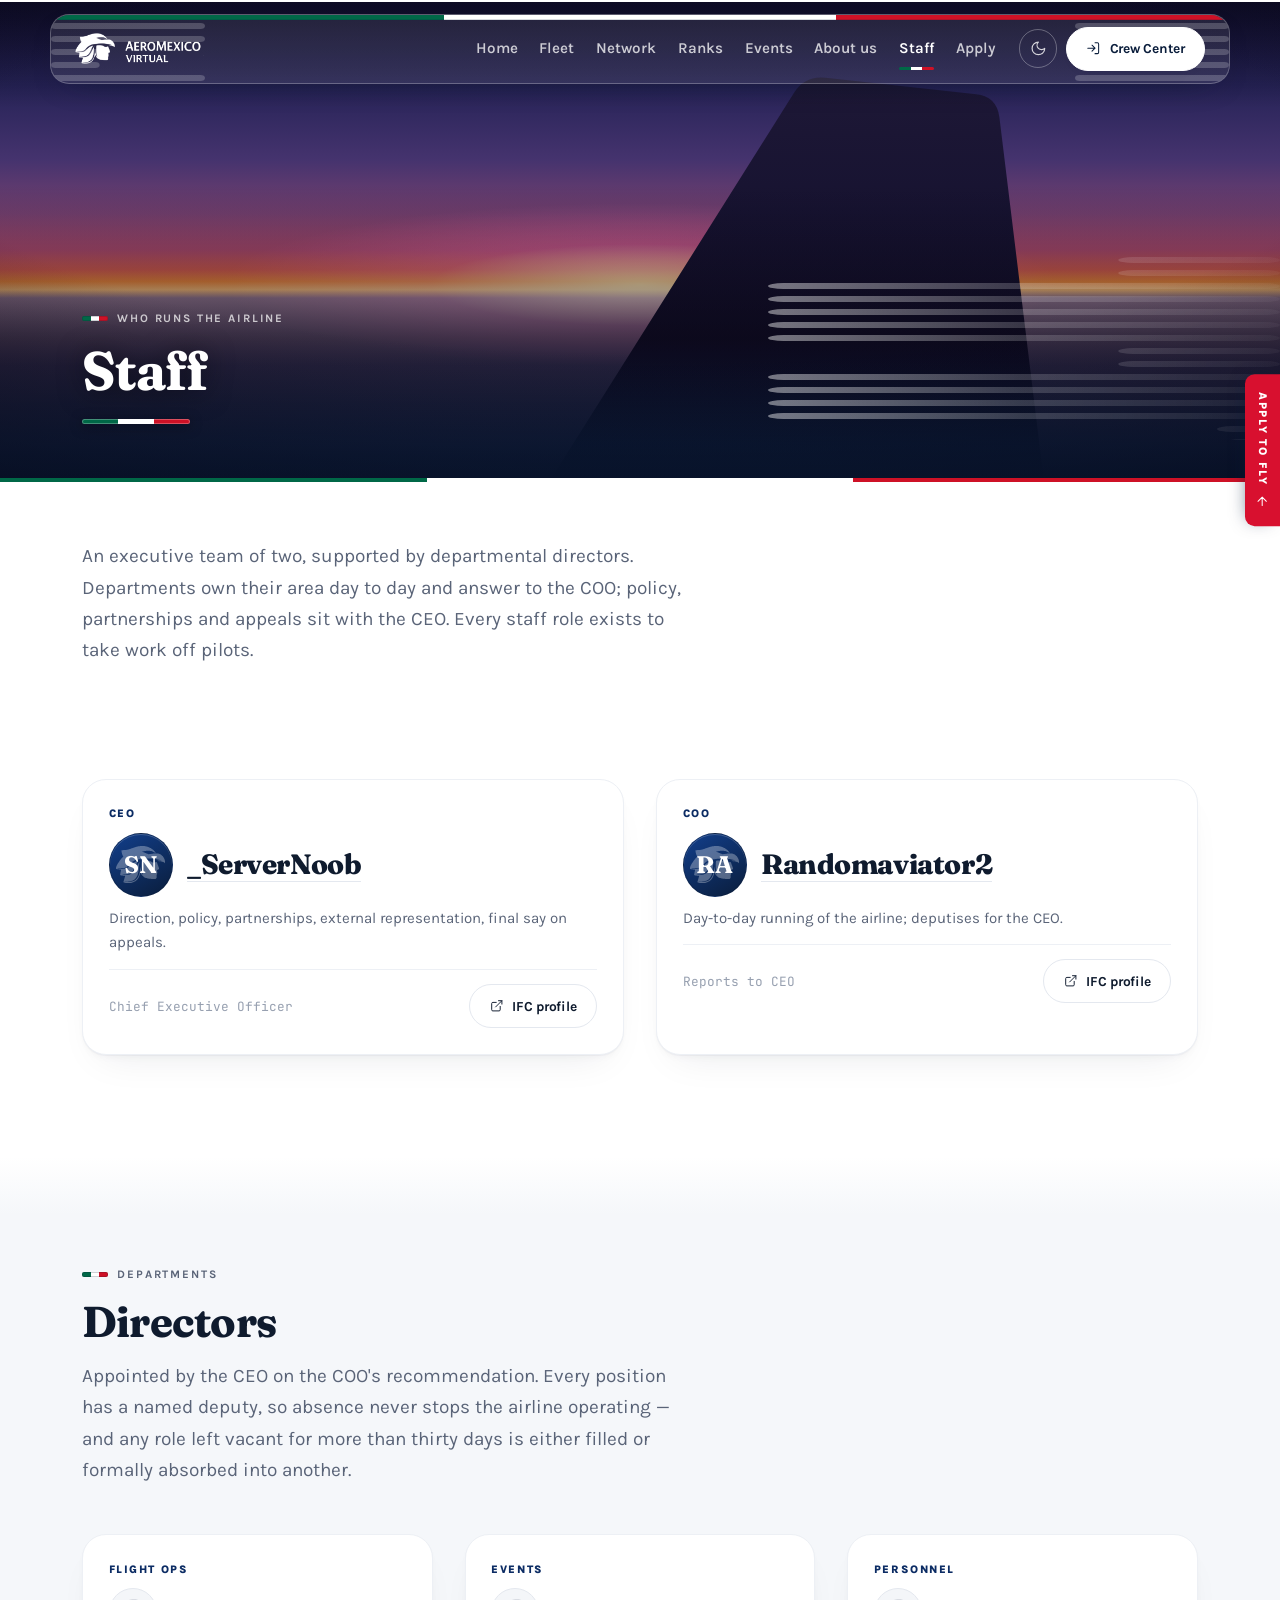
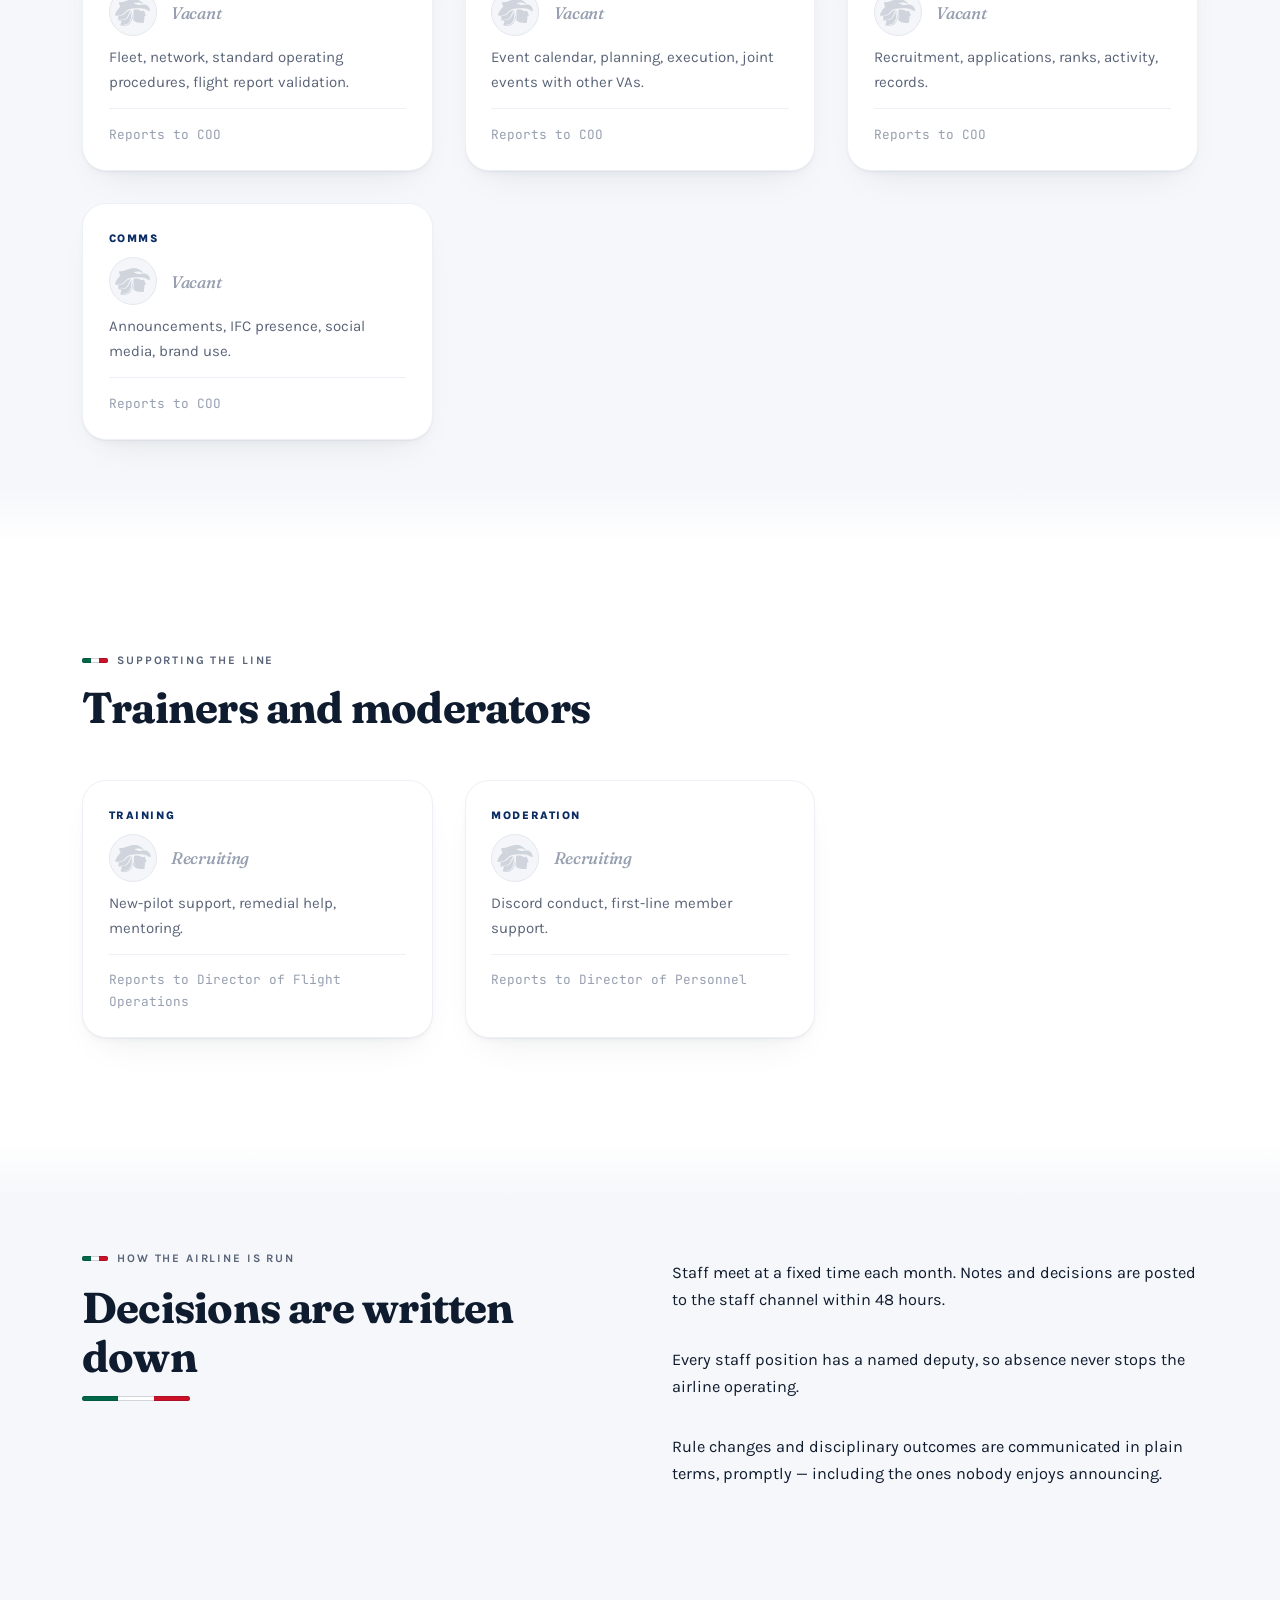
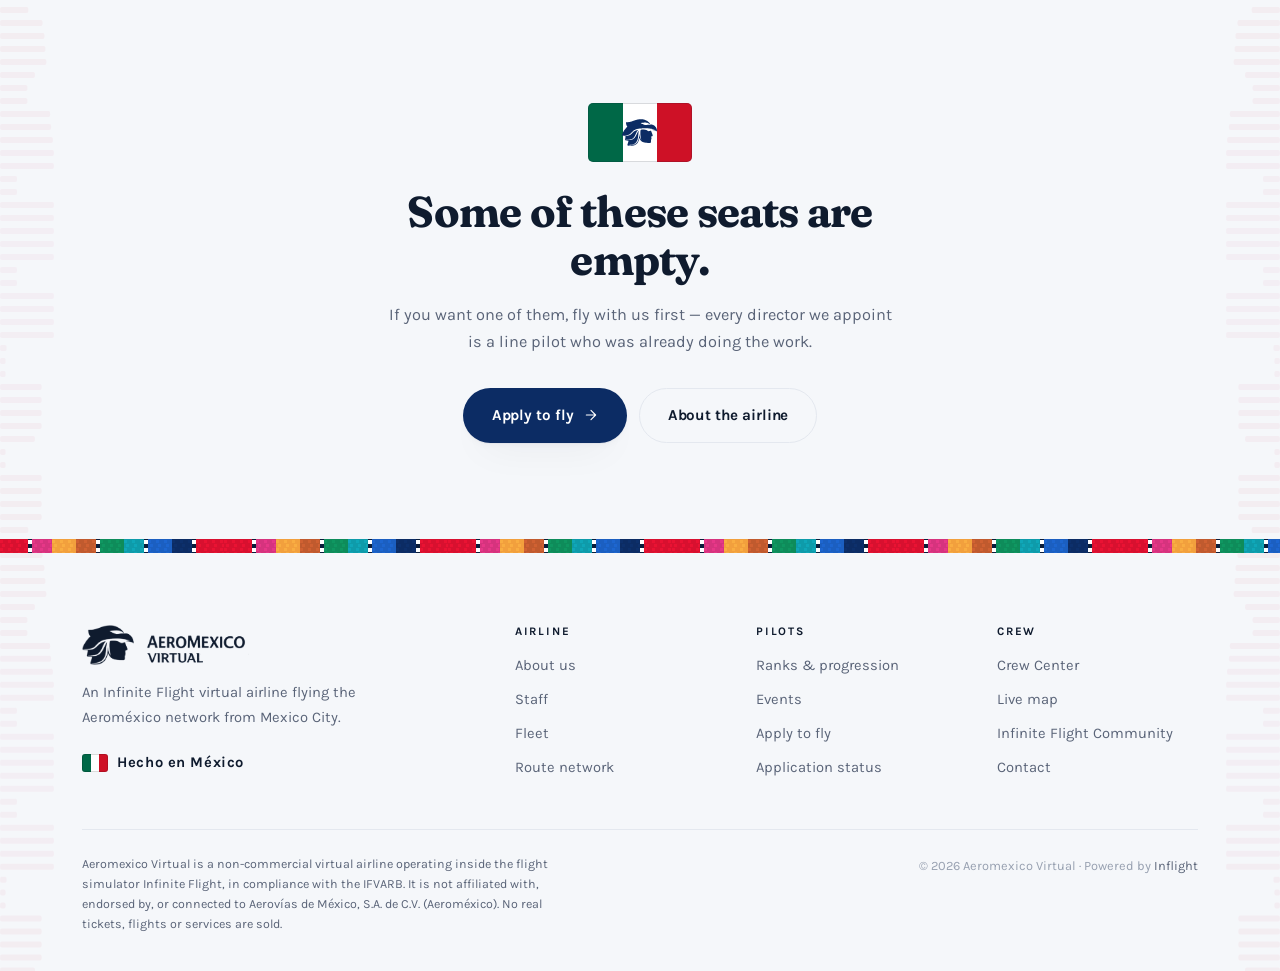
<file: staff.html>
<!DOCTYPE html>
<html lang="en">
<head>
<meta charset="utf-8">
<meta name="viewport" content="width=device-width, initial-scale=1">
<title>Staff — Aeromexico Virtual</title>
<meta name="description" content="The people running Aeromexico Virtual: the executive team, the directors and what each of them owns, with their Infinite Flight Community profiles.">
<link rel="canonical" href="https://aeromexicova.org/staff">
<!-- The bar matches the page, so a phone browser stops painting a navy strip
     over a white site. Two values, one per scheme. -->
<meta name="theme-color" content="#FFFFFF" media="(prefers-color-scheme: light)">
<meta name="theme-color" content="#071426" media="(prefers-color-scheme: dark)">
<link rel="icon" href="/assets/img/mark.svg" type="image/svg+xml">
<meta property="og:type" content="website">
<meta property="og:site_name" content="Aeromexico Virtual">
<meta property="og:url" content="https://aeromexicova.org/staff">
<meta property="og:title" content="Staff — Aeromexico Virtual">
<meta property="og:description" content="The people running Aeromexico Virtual: the executive team, the directors and what each of them owns, with their Infinite Flight Community profiles.">
<!-- The share card is the airline's own photograph of XA-ADD, off the same
     community gallery the fleet page and the hero draw from — not the folk-art
     poster that used to be here, which went with the hero it was drawn for.
     Absolute because a crawler has no page to resolve a relative path against;
     off-site because that is where the VA's photographs live. -->
<meta property="og:image" content="https://thebucketstorage2.s3.us-east-2.amazonaws.com/community-aircraft/XAADD-1775817369312.webp">
<meta name="twitter:card" content="summary_large_image">
<link rel="preconnect" href="https://fonts.googleapis.com">
<link rel="preconnect" href="https://fonts.gstatic.com" crossorigin>
<!-- Fraunces (display) + Karla (text) + JetBrains Mono (flight data). Fonts
     load asynchronously: a render-blocking third-party stylesheet also blocks
     the body scripts that inject the nav and footer, so a slow or unreachable
     fonts.googleapis.com would leave the page chrome missing, not merely
     unstyled. display=swap shows text in the fallback and swaps in. -->
<link rel="preload" as="style" href="https://fonts.googleapis.com/css2?family=Fraunces:opsz,wght,SOFT,WONK@9..144,400..800,0..100,0..1&family=Karla:wght@400..800&family=JetBrains+Mono:wght@400..700&display=swap" onload="this.onload=null;this.rel='stylesheet'">
<noscript><link rel="stylesheet" href="https://fonts.googleapis.com/css2?family=Fraunces:opsz,wght,SOFT,WONK@9..144,400..800,0..100,0..1&family=Karla:wght@400..800&family=JetBrains+Mono:wght@400..700&display=swap"></noscript>
<link rel="stylesheet" href="/assets/brand.css?v=3">
<script>
/* Paint the stored theme before first paint so there's no light flash. */
(function(){try{var t=localStorage.getItem('amv:theme');if(t==='dark'||t==='light')document.documentElement.setAttribute('data-theme',t);}catch(e){}})();
</script>
</head>
<body>

<a class="skip" href="#main">Skip to content</a>
<div data-site-nav></div>
<!-- The nav is injected by site.js so one change lands on every page. With
     scripting off nothing would be injected at all, so every page carries the
     site map in plain HTML too. -->
<noscript>
    <nav class="wrap section--tight"><a href="/">Home</a> · <a href="/fleet">Fleet</a> ·
    <a href="/network">Network</a> · <a href="/ranks">Ranks</a> · <a href="/events">Events</a> ·
    <a href="/about">About us</a> · <a href="/staff">Staff</a> · <a href="/apply">Apply</a> ·
    <a href="https://inflight.info/crew/aeromexico-virtual">Crew Center</a></nav>
</noscript>

<main id="main">

    <!-- ==================== HEADER ====================
         A fin against a dusk sky, on stand.

         Every page on this site opens on the same aeroplane looking somewhere
         else — see PAGE HEADERS in brand.css and tools/make-views.py. The
         picture is a generated mask over a generated sky; nothing in it is
         drawn, and the only words on it are the two lines below, because a
         page about information needs a heading you can scan. The lede stays on
         the page's own paper underneath, which is the rule that keeps this
         from becoming a headline over a photograph seven more times. -->
    <header class="skyhead skyhead--tail">
        <div class="sky sky--dusk" aria-hidden="true">
            <div class="sky__frame">
                <div class="sky__air">
                    <div class="sky__sun"></div>
                    <div class="sky__cloud sky__cloud--far"></div>
                    <div class="sky__cloud sky__cloud--near"></div>
                </div>
                <div class="sky__geo"></div>
            </div>
        </div>
        <div class="wrap skyhead__inner">
            <span class="eyebrow">Who runs the airline</span>
            <h1>Staff</h1>
            <div class="rule"></div>
        </div>
    </header>


    <section class="section section--tight skyhead-under">
        <div class="wrap">
            <div class="head">
                <p class="lede">
                    An executive team of two, supported by departmental directors. Departments own
                    their area day to day and answer to the COO; policy, partnerships and appeals sit
                    with the CEO. Every staff role exists to take work off pilots.
                </p>
            </div>
        </div>
    </section>

    <section class="section" style="padding-top:0">
        <div class="wrap">
            <div class="staff-grid staff-grid--exec" id="staffExec"></div>
        </div>
    </section>

    <section class="section section--alt">
        <div class="wrap">
            <div class="head" data-reveal>
                <span class="eyebrow">Departments</span>
                <h2>Directors</h2>
                <p class="lede">
                    Appointed by the CEO on the COO's recommendation. Every position has a named
                    deputy, so absence never stops the airline operating — and any role left vacant
                    for more than thirty days is either filled or formally absorbed into another.
                </p>
            </div>
            <div class="staff-grid" id="staffDirectors"></div>
        </div>
    </section>

    <section class="section">
        <div class="wrap">
            <div class="head" data-reveal>
                <span class="eyebrow">Supporting the line</span>
                <h2>Trainers and moderators</h2>
            </div>
            <div class="staff-grid" id="staffTeams"></div>
        </div>
    </section>

    <section class="section section--ink">
        <div class="wrap">
            <div class="grid grid-2" style="gap:clamp(2rem,5vw,4rem);align-items:start">
                <div data-reveal>
                    <span class="eyebrow">How the airline is run</span>
                    <h2 style="margin:.9rem 0">Decisions are written down</h2>
                    <div class="rule"></div>
                </div>
                <ul style="list-style:none;padding:0;display:grid;gap:0" data-reveal>
                    <li style="padding:1rem 0;border-top:1px solid rgba(255,255,255,.16)">
                        Staff meet at a fixed time each month. Notes and decisions are posted to the
                        staff channel within 48 hours.</li>
                    <li style="padding:1rem 0;border-top:1px solid rgba(255,255,255,.16)">
                        Every staff position has a named deputy, so absence never stops the airline
                        operating.</li>
                    <li style="padding:1rem 0;border-top:1px solid rgba(255,255,255,.16);border-bottom:1px solid rgba(255,255,255,.16)">
                        Rule changes and disciplinary outcomes are communicated in plain terms,
                        promptly — including the ones nobody enjoys announcing.</li>
                </ul>
            </div>
        </div>
    </section>

    <section class="band">
        <div class="band__wash"></div>
        <div class="wrap band__inner">
            <span class="flag-crest" role="img" aria-label="Aeromexico Virtual — the Caballero Águila on the Mexican tricolour">
                <span class="mark"></span>
            </span>
            <h2>Some of these seats are empty.</h2>
            <p>If you want one of them, fly with us first — every director we appoint is a line pilot who was already doing the work.</p>
            <div class="hero__cta">
                <a class="btn btn--light" href="/apply">Apply to fly <span data-icon="arrow"></span></a>
                <a class="btn btn--onink" href="/about">About the airline</a>
            </div>
        </div>
    </section>

</main>

<div data-site-footer></div>

<script src="/assets/js/data.js?v=3"></script>
<script src="/assets/js/site.js?v=3"></script>
<script>
(function () {
    const D = window.AMV_DATA, A = window.AMV;
    const esc = s => String(s == null ? '' : s).replace(/[&<>"']/g, c =>
        ({ '&': '&amp;', '<': '&lt;', '>': '&gt;', '"': '&quot;', "'": '&#39;' }[c]));

    const IFC = 'https://community.infiniteflight.com/u/';
    const profile = ifc => `${IFC}${encodeURIComponent(ifc)}/summary`;

    const monogram = A.monogram;

    // A role with nobody in it says so. Filling the grid with invented names
    // would be the same mistake the fabricated roster figures were, and a
    // vacancy is genuinely useful to a reader — it is a job going.
    //
    // THE PORTRAIT. The mobile review reported the staff images as blank, and
    // they were: a grey disc with two letters in it, which reads as a picture
    // that failed to load rather than as a choice. It is now the airline's own
    // crest behind the monogram, on the livery — so a card with nobody's
    // photograph in it still looks finished, and a vacancy is visibly a
    // different thing from a broken image.
    //
    // No IFC avatar is fetched. Discourse serves those from a per-upload URL
    // this repo has no way to know, and guessing one gives every card a 404 —
    // which is the reported bug again, with a network request attached.
    function card(s, cls) {
        const initials = s.name ? monogram(s.name) : '';
        const who = s.name
            ? (s.ifc
                ? `<a href="${profile(s.ifc)}" rel="noopener" target="_blank">${esc(s.name)}</a>`
                : esc(s.name))
            : `<span class="staff__vacant">${s.team ? 'Recruiting' : 'Vacant'}</span>`;
        const av = s.name
            ? `<span class="staff__av" aria-hidden="true">
                   <span class="staff__av-crest">${A.MARK}</span>
                   <b>${esc(initials)}</b>
               </span>`
            : `<span class="staff__av staff__av--vacant" aria-hidden="true">
                   <span class="staff__av-crest">${A.MARK}</span>
               </span>`;
        // Every named staff member gets a button to their IFC profile, which is
        // the review's other staff finding. The name itself is still a link —
        // this is the same destination said plainly, for anyone who did not
        // read an underlined name as "there is a profile behind this".
        const contact = s.name && s.ifc
            ? `<a class="btn btn--ghost btn--sm staff__ifc" href="${profile(s.ifc)}"
                  rel="noopener" target="_blank">
                   ${A.icon('external')} IFC profile
                   <span class="sr-only"> for ${esc(s.name)}</span>
               </a>`
            : '';
        return `
        <article class="staff ${cls || ''}" data-reveal>
            <span class="staff__role">${esc(s.short)}</span>
            <div class="staff__id">
                ${av}
                <span class="staff__name">${who}</span>
            </div>
            <p class="staff__owns">${esc(s.owns)}</p>
            <div class="staff__foot">
                <span class="staff__reports">${s.reports ? 'Reports to ' + esc(s.reports) : esc(s.role)}</span>
                ${contact}
            </div>
        </article>`;
    }

    const exec = D.staff.filter(s => !s.reports || s.reports === 'CEO');
    const dirs = D.staff.filter(s => s.reports === 'COO');
    const team = D.staff.filter(s => s.team);

    document.getElementById('staffExec').innerHTML = exec.map(s => card(s, 'staff--exec')).join('');
    document.getElementById('staffDirectors').innerHTML = dirs.map(s => card(s)).join('');
    document.getElementById('staffTeams').innerHTML = team.map(s => card(s)).join('');

    A.refresh();
})();
</script>
</body>
</html>
</file>
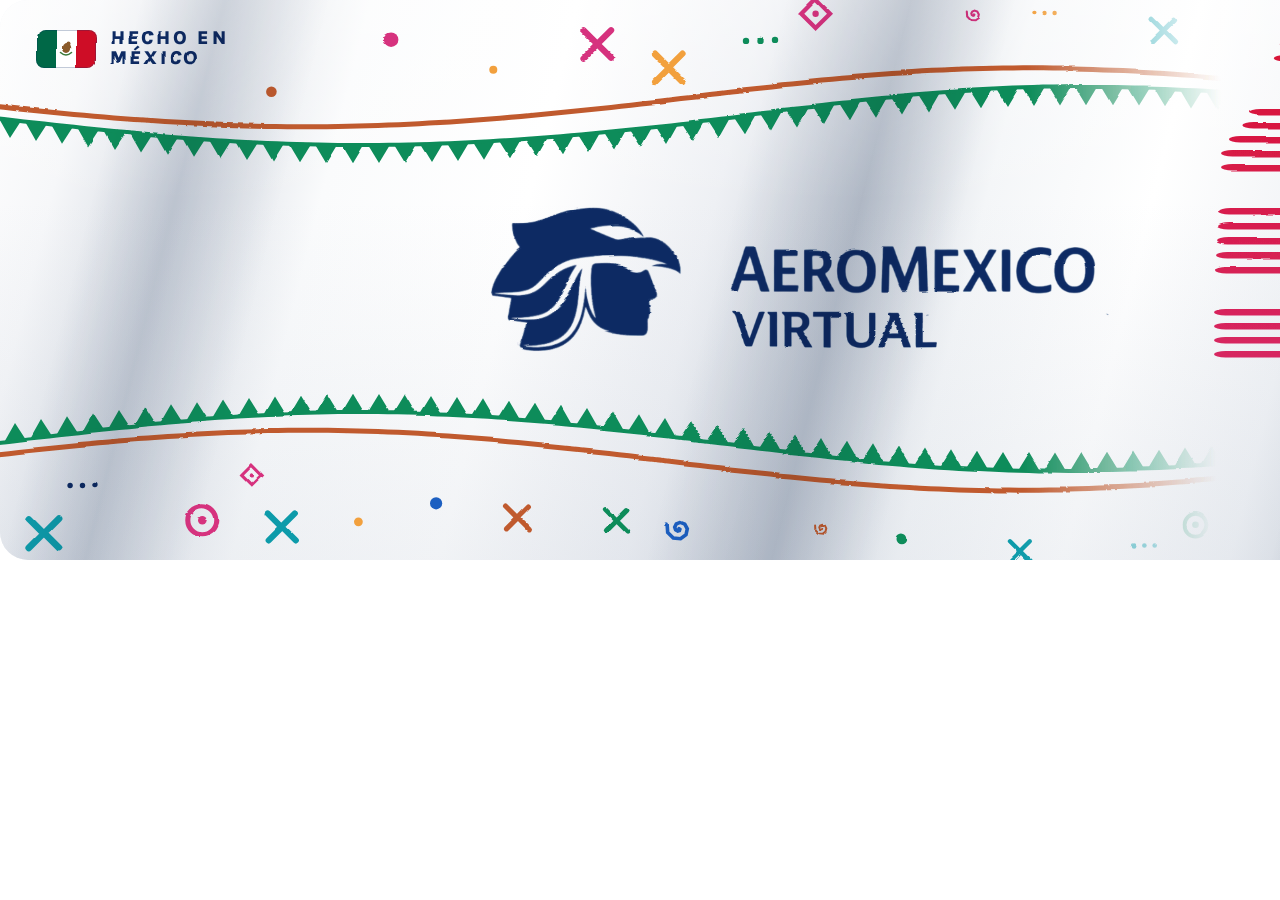
<file: tools/banners.html>
<!doctype html>
<!--
  banners.html — the Infinite Flight Community thread graphics.

  One page, one banner at a time: ?b=header, or ?b=<section id> from SECTIONS
  below. tools/make-banners.js screenshots each into banners/*.png.

  Everything is the site's own: the palette from brand.css, Fraunces / Karla /
  JetBrains Mono, the Caballero Águila and the ruled device painted through
  their masks. Edit copy here, re-run the
  script, re-upload.
-->
<html lang="en">
<head>
<meta charset="utf-8">
<title>AMV Thread Banners</title>
<link rel="stylesheet" href="https://fonts.googleapis.com/css2?family=Fraunces:opsz,wght,SOFT,WONK@9..144,400..800,0..100,0..1&family=Karla:wght@400..800&family=JetBrains+Mono:wght@400..700&display=block">
<link rel="stylesheet" href="../assets/brand.css">
<style>
    html, body { margin: 0; background: transparent; }
    body { width: var(--w); height: var(--h); overflow: hidden; }

    /* Every banner is a white flag. The cloth is a run of soft vertical folds,
       leaned over like fabric streaming in wind; everything printed on it sits
       in .bn-wave, warped by the same wave (#wave), and the fold shadows are
       laid over the lot on multiply, so it reads as printed on the cloth. */
    .bn-banner {
        position: relative; width: var(--w); height: var(--h); overflow: hidden;
        background: #F3F5F8; color: var(--am-blue);
        font-family: var(--font-body);
        border-radius: 28px; isolation: isolate;
    }
    .bn-cloth, .bn-shade {
        position: absolute; inset: -20% -15%;
        transform: skewX(-14deg);
    }
    .bn-cloth {
        background:
            linear-gradient(180deg, rgba(255,255,255,.7), transparent 40%, rgba(180,190,205,.25) 100%),
            linear-gradient(90deg,
                #E4E8EE 0%, #FFFFFF 7%, #F6F7F9 13%, #D5DAE2 19%, #FAFBFC 26%,
                #FFFFFF 36%, #EEF0F4 45%, #CDD3DC 52%, #F4F6F8 58%, #FFFFFF 66%,
                #F1F3F6 74%, #C6CDD7 81%, #E9ECF1 86%, #FFFFFF 92%, #DDE2E9 100%);
    }
    /* Only the dark of the folds, laid over what is printed. */
    .bn-shade {
        mix-blend-mode: multiply; opacity: .55;
        background: linear-gradient(90deg,
            #fff 0%, #fff 15%, #C9CFD8 19%, #fff 24%, #fff 46%, #BCC3CE 52%, #fff 57%,
            #fff 76%, #B5BDC9 81%, #fff 86%, #fff 100%);
    }
    .bn-wave { position: absolute; inset: 0; filter: url(#wave); }

    /* The ruled device, flush right, red to rosa — as in the livery. */
    .bn-stripes {
        position: absolute; top: 0; right: 0; bottom: 0; width: 24%;
        background: linear-gradient(180deg, var(--am-red), var(--am-rosa));
        -webkit-mask: url('../assets/img/stripes.svg') no-repeat right center / 100% 100%;
                mask: url('../assets/img/stripes.svg') no-repeat right center / 100% 100%;
    }
    /* The Quetzalcóatl bands and glyphs fade out before the stripes. */
    .bn-quetzal {
        position: absolute; inset: 0; width: 100%; height: 100%;
        -webkit-mask: linear-gradient(90deg, #000 64%, transparent 76%);
                mask: linear-gradient(90deg, #000 64%, transparent 76%);
    }
    .bn-mark {
        position: absolute; background: var(--am-blue);
        aspect-ratio: 2778 / 2118;
        -webkit-mask: url('../assets/img/mark.svg') no-repeat center / contain;
                mask: url('../assets/img/mark.svg') no-repeat center / contain;
    }

    /* ---- header ---- */
    .bn-lockup {
        position: absolute; left: 50%; top: 50%; transform: translate(-50%, -50%);
        height: 150px; aspect-ratio: 938 / 225; background: var(--am-blue);
        -webkit-mask: url('../assets/img/lockup.png') no-repeat center / contain;
                mask: url('../assets/img/lockup.png') no-repeat center / contain;
    }
    /* Hecho en México: the flag with rounded corners, and the words. */
    .bn-hecho { position: absolute; left: 40px; top: 30px; display: flex; align-items: center; gap: 14px; }
    .bn-hecho svg { width: 60px; height: 38px; display: block; }
    .bn-hecho span {
        font-family: var(--font-body); font-weight: 800; font-size: 19px; line-height: 1.05;
        letter-spacing: .14em; text-transform: uppercase; color: var(--am-blue);
    }

    /* ---- section divider ---- */
    .bn-copy { position: absolute; left: 96px; top: 50%; transform: translateY(-50%); }
    h1 {
        font-family: var(--font-display); font-weight: 700; margin: 0; line-height: .95;
        font-variation-settings: 'opsz' 144, 'SOFT' 50, 'WONK' 1; letter-spacing: -.02em;
    }
    .is-section h1 { font-size: 100px; }
    .bn-en {
        font-family: var(--font-mono); font-size: 24px; letter-spacing: .22em; font-weight: 600;
        text-transform: uppercase; color: color-mix(in srgb, var(--hue) 78%, #0C2C64); margin: 18px 0 0;
    }
    /* ---- quick facts ---- */
    .bn-facts {
        position: absolute; left: 80px; right: 27%; top: 50%; transform: translateY(-50%);
        display: grid; grid-template-columns: 1.15fr .95fr 1.4fr; column-gap: 28px; row-gap: 40px; align-items: start;
    }
    .bn-fact dt {
        font-family: var(--font-mono); font-size: 17px; font-weight: 600; letter-spacing: .2em;
        text-transform: uppercase; color: var(--c); margin: 0 0 8px;
    }
    .bn-fact dd {
        margin: 0; font-family: var(--font-display); font-weight: 700; font-size: 42px; line-height: 1;
        font-variation-settings: 'opsz' 144, 'SOFT' 50; letter-spacing: -.01em; color: var(--am-blue); white-space: nowrap;
    }
    .bn-fact dd small { display: block; font-family: var(--font-body); font-weight: 600; font-size: 17px; color: #5A6478; margin-top: 8px; letter-spacing: 0; }
    .is-facts .bn-mark { right: 6%; top: 50%; height: 40%; transform: translateY(-50%); }
    .is-section .bn-mark { right: 6%; top: 50%; height: 46%; transform: translateY(-50%); }
</style>
</head>
<body>
<script src="../assets/js/data.js"></script>
<script>
(function () {
    const D = window.AMV_DATA, A = D.airline;

    /* Each section: the Spanish title leads, the English sits under it. */
    const SECTIONS = [
        { id: 'about',   es: 'Quiénes somos', en: 'About',       hue: 'var(--am-jade)' },
        { id: 'fleet',   es: 'Flota',         en: 'Fleet',       hue: 'var(--am-cobalt)' },
        { id: 'network', es: 'Red de rutas',  en: 'Network',     hue: 'var(--am-turquoise)' },
        { id: 'ranks',   es: 'Rangos',        en: 'Ranks',       hue: 'var(--am-marigold)' },
        { id: 'events',  es: 'Eventos',       en: 'Events',      hue: 'var(--am-rosa)' },
        { id: 'staff',   es: 'Equipo',        en: 'Staff',       hue: 'var(--am-clay)' },
        { id: 'join',    es: 'Únete',         en: 'How to Join', hue: 'var(--am-red)' },
    ];
    window.AMV_BANNERS = ['header', 'facts', ...SECTIONS.map((s) => s.id)];

    /* Quetzalcóatl, after the 787 livery but drawn from scratch: two serpent
       bands — a row of green teeth riding a wave, a clay line beside it —
       above and below the logo, the teeth facing in, and a scatter of glyphs
       in the palette outside them. Seeded, so every render matches. */
    function quetzal(W, H, top, bot, amp, avoid) {
        let seed = 11;
        const rnd = () => ((seed = (seed * 16807) % 2147483647) / 2147483647);
        const PAL = ['#0E8C5A', '#0E9BAA', '#1B5FC1', '#D6337E', '#F2A03D', '#C05A2E', '#0C2C64'];
        const wave = (x, base, amp, ph) => base + amp * Math.sin((x / W) * Math.PI * 2 * 1.1 + ph);
        const f = (n) => n.toFixed(1);
        let out = '';

        function band(base, dir, ph) {
            // Teeth: green triangles standing on the wave, pointing toward the logo.
            let teeth = '';
            for (let x = -10; x < W + 20; x += 26) {
                const a = x - 11, b = x + 11;
                teeth += `M${f(a)} ${f(wave(a, base, amp, ph))}L${f(b)} ${f(wave(b, base, amp, ph))}L${f(x)} ${f(wave(x, base, amp, ph) + dir * amp * .7)}Z`;
            }
            out += `<path d="${teeth}" fill="#0E8C5A"/>`;
            // A green rule under the teeth, and the clay line outside it.
            for (const [off, col, w, a2, p2] of [[0, '#0E8C5A', 4, amp, ph], [-dir * amp * .7, '#C05A2E', 5, amp, ph + .25]]) {
                let d = '';
                for (let x = 0; x <= W; x += 10) d += (x ? 'L' : 'M') + f(x) + ' ' + f(wave(x, base + off, a2, p2));
                out += `<path d="${d}" fill="none" stroke="${col}" stroke-width="${w}" stroke-linecap="round"/>`;
            }
        }

        function glyph(x, y, r, c) {
            switch (Math.floor(rnd() * 6)) {
                case 0: return `<circle cx="${f(x)}" cy="${f(y)}" r="${f(r)}" fill="none" stroke="${c}" stroke-width="${f(r * .35)}"/><circle cx="${f(x)}" cy="${f(y)}" r="${f(r * .3)}" fill="${c}"/>`;
                case 1: return `<path d="M${f(x - r)} ${f(y - r)}L${f(x + r)} ${f(y + r)}M${f(x + r)} ${f(y - r)}L${f(x - r)} ${f(y + r)}" stroke="${c}" stroke-width="${f(r * .45)}" stroke-linecap="round"/>`;
                case 2: return `<circle cx="${f(x)}" cy="${f(y)}" r="${f(r * .55)}" fill="${c}"/>`;
                case 3: return `<path d="M${f(x)} ${f(y - r)}L${f(x + r)} ${f(y)}L${f(x)} ${f(y + r)}L${f(x - r)} ${f(y)}Z" fill="none" stroke="${c}" stroke-width="${f(r * .3)}"/><circle cx="${f(x)}" cy="${f(y)}" r="${f(r * .22)}" fill="${c}"/>`;
                case 4: { // spiral
                    let d = '';
                    for (let t = 0; t <= 14; t++) { const a = t * .7, rr = r * (t / 14); d += (t ? 'L' : 'M') + f(x + rr * Math.cos(a)) + ' ' + f(y + rr * Math.sin(a)); }
                    return `<path d="${d}" fill="none" stroke="${c}" stroke-width="${f(r * .28)}" stroke-linecap="round"/>`;
                }
                default: return [0, 1, 2].map((i) => `<circle cx="${f(x - r + i * r)}" cy="${f(y)}" r="${f(r * .22)}" fill="${c}"/>`).join('');
            }
        }

        band(top, 1, 0);
        band(bot, -1, Math.PI);
        // Glyphs in the margins, thinning toward the centre so the logo has air.
        const placed = [];
        for (let i = 0; i < 160; i++) {
            const up = i % 2 === 0;
            const x = 30 + rnd() * (W - 60);
            const edge = up ? wave(x, top, amp, .25) - amp * 1.5 : wave(x, bot, amp, Math.PI + .25) + amp * 1.5;
            const y = up ? 14 + rnd() * Math.max(0, edge - 24) : edge + 10 + rnd() * Math.max(0, H - 14 - edge - 10);
            const mid = 1 - Math.abs(x - W / 2) / (W / 2);
            if (rnd() < mid * .55) continue;
            const r = (7 + rnd() * 9) * Math.min(1, H / 560 + .25);
            if (avoid && x < avoid[0] && y < avoid[1]) continue;
            if (placed.some(([px, py, pr]) => Math.hypot(px - x, py - y) < pr + r + 26)) continue;
            placed.push([x, y, r]);
            out += glyph(x, y, r, PAL[Math.floor(rnd() * PAL.length)]);
        }
        return `<svg class="bn-quetzal" viewBox="0 0 ${W} ${H}" preserveAspectRatio="none" aria-hidden="true">${out}</svg>`;
    }

    const id = new URLSearchParams(location.search).get('b') || 'header';
    const esc = (s) => String(s).replace(/[&<>"]/g, (c) => ({ '&': '&amp;', '<': '&lt;', '>': '&gt;', '"': '&quot;' })[c]);
    const root = document.documentElement;

    const WAVE = `<svg width="0" height="0" style="position:absolute"><filter id="wave" x="-10%" y="-10%" width="120%" height="120%">
        <feTurbulence type="fractalNoise" baseFrequency="0.0016 0.004" numOctaves="1" seed="4"/>
        <feDisplacementMap in="SourceGraphic" scale="26" xChannelSelector="R" yChannelSelector="G"/>
        <feGaussianBlur stdDeviation="0.5"/>
    </filter></svg>`;
    const flag = (cls, printed) => `<div class="bn-banner ${cls}">${WAVE}
        <div class="bn-cloth"></div>
        <div class="bn-wave">${printed}</div>
        <div class="bn-shade"></div></div>`;

    /* The Mexican flag, rounded: green, white, red, and a small emblem —
       a brown eagle-on-cactus reduced to what reads at badge size. */
    const MX = `<svg viewBox="0 0 60 38" aria-hidden="true">
        <defs><clipPath id="mxr"><rect width="60" height="38" rx="8"/></clipPath></defs>
        <g clip-path="url(#mxr)">
            <rect width="20" height="38" fill="#006847"/><rect x="20" width="20" height="38" fill="#fff"/><rect x="40" width="20" height="38" fill="#CE1126"/>
            <path d="M24.5 22.5 q5.5 5 11 0" fill="none" stroke="#3B7A3A" stroke-width="1.6" stroke-linecap="round"/>
            <ellipse cx="30" cy="18" rx="4.2" ry="5" fill="#8A5A2B"/><circle cx="31.5" cy="13.6" r="2" fill="#8A5A2B"/>
        </g>
        <rect x=".5" y=".5" width="59" height="37" rx="7.5" fill="none" stroke="rgba(12,44,100,.25)"/>
    </svg>`;

    let html;
    if (id === 'header') {
        root.style.cssText = '--w:1600px;--h:560px';
        html = flag('is-header', `${quetzal(1600, 560, 118, 442, 26, [360, 90])}
            <div class="bn-stripes"></div>
            <div class="bn-hecho">${MX}<span>Hecho en<br>México</span></div>
            <div class="bn-lockup" role="img" aria-label="${esc(A.name)}"></div>`);
    } else if (id === 'facts') {
        /* The quick facts, set as a card rather than a markdown table. */
        root.style.cssText = '--w:1600px;--h:420px';
        const fact = (label, value, sub, c) =>
            `<div class="bn-fact" style="--c:${c}"><dt>${esc(label)}</dt><dd>${esc(value)}${sub ? `<small>${esc(sub)}</small>` : ''}</dd></div>`;
        const hub = D.hubs[0], bases = D.hubs.slice(1);
        html = flag('is-facts', `${quetzal(1600, 420, 52, 368, 12)}
            <div class="bn-stripes"></div><div class="bn-mark"></div>
            <dl class="bn-facts">
                ${fact('Callsign', A.callsign, '', '#0E8C5A')}
                ${fact('IATA · ICAO', `${A.iata} · ${A.icao}`, '', '#1B5FC1')}
                ${fact('Server', A.server.replace(' Server', ''), A.platform, '#C05A2E')}
                ${fact('Hub', hub.icao, hub.city, '#0E9BAA')}
                ${fact('Alliance', A.alliance, '', '#D6337E')}
                ${fact('Bases', bases.map((b) => b.icao).join(' · '), bases.map((b) => b.city).join(' · '), '#E0892A')}
            </dl>`);
    } else {
        const s = SECTIONS.find((x) => x.id === id);
        if (!s) throw new Error('unknown banner ' + id);
        root.style.cssText = `--w:1600px;--h:360px;--hue:${s.hue}`;
        html = flag('is-section', `${quetzal(1600, 360, 62, 298, 14)}
            <div class="bn-stripes"></div><div class="bn-mark"></div>
            <div class="bn-copy">
                <h1>${esc(s.es)}</h1>
                <p class="bn-en">${esc(s.en)}</p>
            </div>`);
    }
    document.body.innerHTML += html;

})();
</script>
</body>
</html>
</file>
<file: assets/brand.css>
/* ============================================================================
   Aeromexico Virtual — brand.css
   The single source of truth for the brand.

   Every token in :root below is mirrored 1:1 in /brand.json, which is what the
   Inflight Crew Center reads (via the VA's `crewTheme`) so that crew.inflight
   pages render in this exact design system. Change a value here, change it in
   brand.json, and the crew center follows. Nothing else should hard-code a
   colour.

   ---------------------------------------------------------------------------
   THE DECORATION IS REAL ARTWORK. NOTHING HERE IS DRAWN BY HAND.

   This file has been through two wrong answers on that point. First a blue →
   plum → pink gradient behind everything, which is the house style of software
   nobody art-directed. Then a set of hand-drawn Mexican motifs to replace it:
   a step-fret greca, a Puebla azulejo tiled across whole sections, papel
   picado bunting, a Quetzalcóatl watermark. Authentic references, but invented
   artwork — and invented artwork standing in for a real airline's design reads
   as exactly what it is.

   All of it is gone. What decorates the site now is material the airline
   actually owns:

     Aeromexico-Symbol.webp  the Caballero Águila, traced to mark.svg
     the fleet photographs   the VA's own sim shots of its own airframes, off
                             the community gallery (AMV_DATA.fleet[].photo)
     the tricolour           hard stops, real flag colours

   The hero is those photographs, full bleed, one at a time. The folk-art
   artwork that used to open the page (plane-logo.webp and the plane-hero.webp
   crop of it) is gone with the two heroes that used it: a drawing of a 787-9
   was sitting one click from photographs of the same airframe.

   Where the dark sections went next, still inside that rule: the ruled device
   now runs down BOTH edges and the eagle sits faded behind them. Both are the
   same two generated files — stripes measured off full-logo.webp, the mark
   traced off Aeromexico-Symbol.webp — used more, not joined by anything new.
   The one addition there is a two-stop red → rosa ramp under the stripe mask:
   two colours already in the palette, confined to a device generated from the
   logo, not three invented hues washed behind whole pages.

   ---------------------------------------------------------------------------
   AND THEN THE RULE WAS RELAXED, ON PURPOSE. READ THIS BEFORE RESTORING IT.

   The VA asked for Mexican patterns twice, having been told what this file
   says. That is their call to make about their own airline, so the greca is
   here: the stepped fret off Mixtec and Zapotec stonework, generated from a
   grid by tools/make-greca.py, tiled faintly across the pale sections and run
   as a band along the top of the footer.

   Be honest about what changed. The greca is NOT airline artwork the way the
   mark and the aircraft are — nobody at Aeroméxico drew it, and the paragraphs
   above would have refused it. What makes it defensible where the old azulejo
   and papel picado were not:

     - it is generated from parameters, not drawn by eye, so it is a real
       geometry that can be retuned rather than a picture someone illustrated;
     - it is built from right angles on a grid, which is what the ornament
       actually is — this is the one Mexican motif that is architectural rather
       than pictorial, so a faithful version needs no illustration;
     - it is used as texture and as a rule, never as a subject, and never
       standing in for the airline's own identity.

   So the standing rule is now: no PICTORIAL invention — no drawn eagles, no
   illustrated tiles, no papel picado bunting, nothing that imitates artwork a
   designer would have been paid to make. Geometry generated from parameters is
   allowed. If the next idea cannot be expressed as a script that emits it, it
   is the wrong idea.
   ========================================================================== */

:root {
    /* ---- Livery ------------------------------------------------------------ */
    --am-navy:      #0A1D3B;   /* tail navy — deep sections, footer           */
    --am-blue:      #0C2C64;   /* primary brand blue                          */
    --am-blue-600:  #123F8C;   /* lifted blue — hovers, links                 */
    --am-blue-300:  #7FA6E8;   /* on-dark blue text                           */
    --am-red:       #D8102F;   /* the fuselage swoosh                         */

    /* ---- Quetzalcóatl ------------------------------------------------------
       Pulled off the glyphs down the side of XA-ADL. Accent colours for tags
       and the per-type fleet rules — never body text, never large fields. */
    --am-jade:      #0E8C5A;
    --am-turquoise: #0E9BAA;
    --am-rosa:      #D6337E;   /* rosa mexicano                               */
    --am-marigold:  #F2A03D;   /* cempasúchil                                 */
    --am-clay:      #C05A2E;   /* barro                                       */
    --am-cobalt:    #1B5FC1;   /* talavera poblana                            */

    /* ---- Bandera ----------------------------------------------------------
       The official flag greens and reds, kept separate from the livery reds
       so nobody "tidies up" the palette by merging them. They are not ours. */
    --mx-green:     #006847;
    --mx-red:       #CE1126;

    /* ---- Paper -------------------------------------------------------------
       White. The greys are pulled very slightly toward the navy rather than
       being neutral, so they read as chosen next to the livery instead of as
       an unconsidered default mid-grey. */
    --am-paper:     #FFFFFF;
    --am-ink:       #0F1B2E;

    /* The hero/band depth wash. Deliberately ONE hue, dark to slightly less
       dark — it adds depth without becoming decoration. Ornament is the job
       of the motifs, not of this. */
    --am-wash: linear-gradient(168deg, #0A1D3B 0%, #0C2C64 58%, #103A7A 100%);

    /* ---- Semantic surfaces (light) ----------------------------------------- */
    --bg:         var(--am-paper);
    --bg-alt:     #F5F7FA;
    --surface:    #FFFFFF;
    --surface-2:  #F4F6F9;
    --line:       #E4E8EF;
    --line-soft:  #EDF0F5;
    --ink:        var(--am-ink);
    --muted:      #5A6478;
    --faint:      #97A0B0;
    --accent:     var(--am-blue);
    --accent-ink: #FFFFFF;     /* text that sits on --accent                  */

    /* ---- Type --------------------------------------------------------------
       Fraunces is a soft, slightly wonky old-style — it carries the warmth the
       brief asked for and it is nobody's default. Karla sets text underneath
       it. JetBrains Mono stays: flight levels, block times, ICAO codes and
       registrations all want tabular figures. */
    --font-display: 'Fraunces', 'Iowan Old Style', Georgia, serif;
    --font-body:    'Karla', system-ui, -apple-system, sans-serif;
    --font-mono:    'JetBrains Mono', ui-monospace, monospace;

    /* ---- Shape & motion ----------------------------------------------------
       Shadows are mixed from the navy, very sparingly. On white, a warm-brown
       shadow reads as a smudge and a neutral black one reads as heavy; a trace
       of the brand hue keeps edges soft and clean. */
    /* Bigger than they were (18 / 11 / 28), and this is the single change
       that does most of the work on how expensive the page looks. A radius
       reads as "rounded" from about 12px and as "considered" from about 20:
       below that the corner is a bevel on a rectangle, above it the shape is
       a rounded rectangle in its own right. The three keep a ratio rather
       than being picked separately, so a chip inside a card inside a panel
       steps down evenly instead of all three landing at once. */
    --radius:    24px;
    --radius-sm: 16px;
    --radius-lg: 34px;
    /* Slightly less overshoot than (.2,.8,.2,1). That curve arrives fast and
       decelerates hard, which is lively; this one is closer to even and reads
       as weight — the difference between a button that pops and one that
       moves because you pushed it. */
    --ease:      cubic-bezier(.32, .72, 0, 1);
    /* The reveal curve. `--ease` is a hover curve — it spends its time in the
       middle, which is right for a 250ms nudge and wrong for something
       arriving from off the page: at 600ms it reads as floating. This one
       spends almost all of its distance in the first third and then settles,
       so a card arrives and stops rather than drifting into place. */
    --ease-rise: cubic-bezier(.16, 1, .3, 1);

    /* How far a pale section takes to arrive.
       See SECTION SEAMS, below. Kept inside the section's own padding so the
       ramp never runs under the copy. */
    --seam:      clamp(1.75rem, 4.5vw, 4rem);
    /* The same idea for a NAVY section meeting a pale one. Shorter, because the
       two colours are forty percent apart rather than four: over the pale seam's
       distance a white-to-navy ramp reads as a smear, and over this one it
       reads as the section arriving. */
    --ink-seam:  clamp(1.25rem, 3.5vw, 2.75rem);
/* Three layers, not two, and all three very weak. A single soft shadow at
       the strength needed to be SEEN reads as a drop shadow — the object looks
       stuck to the page with a smudge under it. Stacked, each one does a
       different job: a hairline contact shadow that keeps the edge crisp, a
       short one that gives the object thickness, and a long diffuse one that
       puts it in a room. The whole stack is weaker than the old two layers,
       and reads as more solid.

       Still mixed from the navy rather than black. On white, black reads cold
       and heavy; a trace of the brand hue keeps the edge soft. */
    --shadow:    0 1px 1px rgba(15, 27, 46, .035),
                 0 4px 10px -4px rgba(15, 27, 46, .055),
                 0 18px 40px -20px rgba(15, 27, 46, .10);
    --shadow-lg: 0 1px 1px rgba(15, 27, 46, .04),
                 0 10px 24px -10px rgba(15, 27, 46, .09),
                 0 36px 80px -30px rgba(15, 27, 46, .17);

    /* Height of one stripes.svg tile, in px. The mask is sized 100% x this, so
       bar thickness and pitch stay constant however wide the column gets —
       sizing it `auto` ties the vertical rhythm to the width and collapses the
       bars to hairlines on a phone. Keep in step with tools/make-stripes.py,
       which prints the value it generated. */
    --stripe-tile: 520px;

    /* The greca, in px. Both keep the generator's 60:24 (band) and 60:42 (tile)
       proportions — stretch either axis on its own and the fret stops being
       square-cornered, which is the whole character of the ornament. Sized in
       px rather than `auto` for the same reason --stripe-tile is: `auto` ties
       the pattern to the element's width and it collapses on a phone. */
    --greca-band:   150px 60px;
    --greca-band-h: 22px;     /* how much of that band shows as the footer rule */
    --greca-tile:   90px 63px;

    /* The Quetzalcóatl frieze. Same 128:29 the generator emits. */
    --serpent-band: 128px 29px;
    --serpent-h:    29px;

    /* The serape, exactly as tools/make-serape.py emits it. Sized in px for the
       same reason every other generated tile here is: `auto` ties the weave to
       the element's width, and a 4px thread crossing collapses to nothing on a
       phone. Re-run the script and it prints the value to put here. */
    --serape-tile:  224px 60px;
    --serape-h:     14px;

    /* The pinned header, in two parts: the tricolour hairline and the bar
       under it. Named because crew.html sizes the framed crew centre against
       them — a viewport-height stage has to subtract the whole header, not
       just the bar, or the page gains five pixels of scroll it never uses. */
    /* The tricolour is INSIDE the bar now — see .flagline and NAV below — so
       it no longer adds to the header's height. What does is the gap around
       the island: the bar floats with air on all four sides, and the sticky
       block it occupies is the bar plus that gap twice.

       Five pixels again rather than eight. The review read a five-pixel strip
       pinned across the top of the page as a loading bar, which it was; drawn
       inside a rounded bar, clipped by its corners, it reads as the header's
       own flag and eight is heavy-handed. */
    --flagline-h: 5px;
    --nav-h:      4.25rem;
    --nav-gap:    clamp(.5rem, 1.3vw, .85rem);
    --header-h:   calc(var(--nav-h) + var(--nav-gap) * 2);

    --maxw: 1180px;
    color-scheme: light dark;
}

/* ---- Dark ----------------------------------------------------------------
   Night over the valley, not a grey dashboard: the paper goes to the same
   navy the tail is painted in, so the livery still reads. */
:root[data-theme="dark"] {
    --bg:        #071426;
    --bg-alt:    #0A1B31;
    --surface:   #0D2138;
    --surface-2: #10273F;
    --line:      #1E3556;
    --line-soft: #17293F;
    --ink:       #EEF2F8;
    --muted:     #9CACC4;
    --faint:     #64768F;
    --accent:    var(--am-blue-300);
    --accent-ink:#071426;
    --shadow:    0 1px 1px rgba(0, 0, 0, .22),
                 0 4px 10px -4px rgba(0, 0, 0, .34),
                 0 18px 40px -20px rgba(0, 0, 0, .5);
    --shadow-lg: 0 1px 1px rgba(0, 0, 0, .26),
                 0 10px 24px -10px rgba(0, 0, 0, .42),
                 0 36px 80px -30px rgba(0, 0, 0, .62);
}

@media (prefers-color-scheme: dark) {
    :root:not([data-theme="light"]) {
        --bg:        #071426;
        --bg-alt:    #0A1B31;
        --surface:   #0D2138;
        --surface-2: #10273F;
        --line:      #1E3556;
        --line-soft: #17293F;
        --ink:       #EEF2F8;
        --muted:     #9CACC4;
        --faint:     #64768F;
        --accent:    var(--am-blue-300);
        --accent-ink:#071426;
        --shadow:    0 1px 2px rgba(0, 0, 0, .3), 0 10px 30px -14px rgba(0, 0, 0, .6);
        --shadow-lg: 0 28px 70px -24px rgba(0, 0, 0, .7);
    }
}

/* ============================ RESET ====================================== */
*, *::before, *::after { box-sizing: border-box; }
* { margin: 0; -webkit-tap-highlight-color: transparent; }
/* scroll-padding keeps an in-page #hash from landing underneath the pinned
   header — without it the heading you jumped to sits behind the bar. */
html { scroll-behavior: smooth; -webkit-text-size-adjust: 100%; scroll-padding-top: var(--header-h); }
html, body { max-width: 100%; overflow-x: clip; }

body {
    font-family: var(--font-body);
    background: var(--bg);
    color: var(--ink);
    font-size: 1.02rem;
    line-height: 1.65;
    -webkit-font-smoothing: antialiased;
    text-rendering: optimizeLegibility;
}

img, svg, video { display: block; max-width: 100%; height: auto; }
a { color: inherit; text-decoration: none; }
button, input, select, textarea { font: inherit; color: inherit; }
:focus-visible { outline: 2px solid var(--accent); outline-offset: 3px; border-radius: 4px; }

@media (prefers-reduced-motion: reduce) {
    html { scroll-behavior: auto; }
    *, *::before, *::after {
        animation-duration: .001ms !important;
        animation-iteration-count: 1 !important;
        transition-duration: .001ms !important;
    }
}

/* ---- The devices that dressed the dark sections: REMOVED ------------------
   Three things lived here and all three are gone, because the thing they were
   painted on is gone. The site no longer has a navy section for them to sit on
   — see SECTION SEAMS and .band below — and every one of them was designed
   against navy specifically:

     the ruled-feather rails   red → rosa mexicano, measured off the logo by
                               tools/make-stripes.py and run down both edges.
                               Red rails down a white page are not a quieter
                               version of this; they are a different, louder
                               thing.
     the eagle watermark       6% white through mark.svg. On white it is white
                               on white — it does not fade out gracefully, it
                               simply stops existing.
     the marigold serpent      a frieze along the top edge of every .band.

   The generators (tools/make-stripes.py, tools/make-serpent.py) and the SVGs
   they emit are all still in the repo. If a dark section ever comes back, so
   can these — pull them out of git history rather than redrawing them. What
   must NOT happen is a recolour: a red rail retinted pale grey to survive on
   white is exactly the invented ornament the top of this file spent two
   rewrites removing. */

/* ---- The greca ------------------------------------------------------------
   The stepped fret off Mixtec and Zapotec stonework — the mosaics at Mitla are
   the ones everybody has seen. Generated by tools/make-greca.py from a grid,
   not drawn: it is built entirely out of right angles, which is the reason it
   can be generated at all and the reason it sits beside the ruled-feather
   device without either looking out of place.

   Two placements, both automatic so no page has to remember them:

     .section--alt   a faint tiled field, the pale sections given a texture
     .footer         a band across the top edge, closing the page

   Painted through a mask like everything else here, so the colour is set by
   `background` and follows the theme. */
/* THE TILED GRECA FIELD IS OFF. The mask, the generator (tools/make-greca.py)
   and the token (--greca-tile) all stay; only the rule that painted it is
   gone, so restoring it is one block rather than a rebuild.

   Why: the brief moved to a smooth, premium, Apple-ish surface, and a repeating
   fret is the one thing on this page that argues with that. It had already been
   pulled from 5% to 2% to stop it competing with the cards, and at 2% behind a
   grid of white panels it was still legible as a PATTERN — which means it was
   still doing the thing that made it a problem, only more faintly. A texture
   that has to be almost invisible to be tolerable is not earning its place.

   This is the VA's motif and the VA asked for it twice, so it is switched off
   rather than deleted, and this note is here so the next reader knows it was a
   deliberate trade against the new brief and not an oversight. The tricolour
   .rule, the eagle .mark and the fleet photography still carry the identity. */

/* The footer's greca crown is removed with them. It was a course of red
   masonry straddling the edge of a navy footer; over a white footer it is a
   red stripe across the page. The tiled greca field on .section--alt stays —
   see above — because a tint at 2% is texture, not ornament.

   The gutter reservation that used to sit here went too: `.footer > .wrap`,
   `.section--ink > .wrap` and `.band > .wrap` padded their columns inward to
   clear the rails at each edge. With no rails there is nothing to clear, and
   the extra inches were making those sections measurably narrower than every
   other section on the page. */

/* ============================ ASSISTIVE ==================================
   The two rules that exist only for a reader who is not looking at the page.
   Both used to be filed under whichever component happened to need them
   first — .sr-only next to the route card's arrow, .skip under the header —
   and both were nearly lost when those components were replaced. Nine pages
   depend on .skip and four on .sr-only, so they live on their own now. */
.sr-only {
    position: absolute; width: 1px; height: 1px;
    padding: 0; margin: -1px; overflow: hidden;
    clip-path: inset(50%); white-space: nowrap; border: 0;
}

.skip {
    position: absolute; left: -9999px; top: 0;
    background: var(--accent); color: var(--accent-ink);
    padding: .7rem 1.15rem; border-radius: 0 0 var(--radius-sm) 0; z-index: 100;
}
.skip:focus { left: 0; }

/* ============================ BRAND MARKS ================================
   What is left after the hand-drawn ornament came out: the tricolour, and the
   airline's own symbol.

   The mark is a monochrome CSS MASK over a plain background colour, so one
   file serves every placement and both themes — set `color` on the element and
   it follows. Give it a `background-image` instead and it will be stuck black.
   ========================================================================= */

/* La bandera. Hard stops at the thirds — this is a flag, and a flag does not
   have a gradient in it.

   It used to run full-bleed across the top of every page, above the bar. It is
   drawn along the top edge of the bar itself now, inside the island's overflow
   so its own corner radius clips it. Positioned rather than in flow, so it
   sits over the bar's blur instead of being a row above it. */
.flagline {
    position: absolute; top: 0; left: 0; right: 0; z-index: 2;
    height: var(--flagline-h);
    background: linear-gradient(90deg,
        var(--mx-green) 0 33.333%, #FFF 0 66.666%, var(--mx-red) 0);
    /* A hairline under the whole strip. Without it the flag's middle third —
       which IS white — disappears into a light island and the tricolour reads
       as two disconnected bars with a gap between them. */
    box-shadow: inset 0 -1px 0 color-mix(in srgb, var(--am-navy) 16%, transparent);
}
/* ---- The lockup, and the Connect sub-brand --------------------------------
   Aeroméxico runs its regional operation as Aeroméxico Connect — a second
   lockup, the same eagle, the word CONNECT set under the wordmark. The VA asked
   for the virtual equivalent, and it is not an invention here: the E190 in
   data.js already flies `livery: 'Aeromexico Connect'` on regional and feeder
   sectors, released at Cadet, and there is already a Connect event for newer
   pilots. Connect is what a cadet starts on. This gives that a name and a mark.

   BUILT FROM TYPE, NOT FROM THEIR LOGO FILE. The VA sent the real Aeroméxico
   Connect lockup as a picture. Shipping that would be shipping the airline's
   registered wordmark as artwork, which is the provenance problem the serape
   note already walks through — and it would be the only raster brand asset on
   a site that draws its mark from a traced SVG and sets everything else in
   type. So this is the nav's own wordmark treatment with a third line added:
   Fraunces for the name, the letter-spaced sans beneath it for the sub-brand.
   Same eagle, our typography.

   Sub-brand centred UNDER the wordmark rather than beside it, which is the one
   structural thing carried over from the real lockup — it is what makes a
   sub-brand read as a division of the airline rather than as a second airline
   standing next to it. */
.lockup { display: inline-flex; align-items: center; gap: .8rem; }
.lockup .mark { width: 3rem; color: var(--am-blue); flex: none; }
.lockup__type { display: grid; justify-items: center; line-height: 1; min-width: 0; }
.lockup__type b {
    font-family: var(--font-display); font-weight: 800;
    font-variation-settings: 'SOFT' 50, 'WONK' 1;
    font-size: clamp(1.15rem, 2.4vw, 1.5rem); letter-spacing: -.02em;
    color: var(--ink);
}
.lockup__type span {
    margin-top: .34rem;
    font-size: clamp(.6rem, 1.1vw, .7rem); font-weight: 700;
    letter-spacing: .3em; text-transform: uppercase; color: var(--muted);
    /* The tracking pushes the last letter off its own centre; the padding puts
       the word back over the wordmark above it. */
    padding-left: .3em;
}
/* Inline-flex by default so it can sit in a line of type. Standing on its own
   it needs to be a block, or it shares a line with whatever came before it —
   which on the home two-up put the eyebrow and the lockup side by side. */
.lockup--block { display: flex; }
.lockup--lg .mark { width: 4rem; }
.lockup--lg .lockup__type b { font-size: clamp(1.4rem, 3vw, 1.95rem); }

/* On a dark ground the eagle goes to the on-dark blue, like every other place
   the mark is used against navy. */
:root[data-theme="dark"] .lockup .mark { color: var(--am-blue-300); }
@media (prefers-color-scheme: dark) {
    :root:not([data-theme="light"]) .lockup .mark { color: var(--am-blue-300); }
}

/* ---- The crest ------------------------------------------------------------
   The tricolour with a crest in the centre band. THE CREST IS OURS, NOT THE
   NATION'S, and that is a deliberate substitution rather than an approximation.

   The VA asked for the flag "with the eagle and snake in the middle", which is
   the escudo nacional. This file already refused that once, in the note that
   used to sit above the serpent frieze: the eagle-and-serpent of the coat of
   arms is a state emblem whose reproduction is regulated under the Ley sobre
   el Escudo, la Bandera y el Himno Nacionales, and a virtual airline has no
   claim on it. That is not a style opinion and it does not change because the
   airline would like it to.

   What is here instead gives the same picture honestly: the Caballero Águila
   off Aeromexico-Symbol.webp, standing in the white band where the escudo
   stands. An eagle on the tricolour, and it is the airline's own eagle — which
   is a better answer than the borrowed one, because it says Aeromexico rather
   than saying Mexico with Aeromexico's name underneath it.

   Sized off the crest's WIDTH, not its height. The mark is 1.31:1 and the
   centre band of a 7:4 flag is 2.33 units wide; at 30% of the flag the mark is
   2.1 units and sits inside the band with air, which is roughly the proportion
   the real device keeps. Sized by height it spills into the green and the red
   at any value large enough to read. */
.flag-crest {
    display: inline-grid; place-items: center;
    width: var(--crest-w, 6.5rem); aspect-ratio: 7 / 4;
    border-radius: 5px;
    background: linear-gradient(90deg,
        var(--mx-green) 0 33.333%, #FFF 0 66.666%, var(--mx-red) 0);
    /* The hairline is load-bearing for the same reason it is on .rule: the
       middle band is white and would otherwise have no edge on white paper. */
    box-shadow: inset 0 0 0 1px rgba(15, 27, 46, .16);
}
.flag-crest .mark { width: 34%; color: var(--am-blue); }
.flag-crest--lg { --crest-w: 8.5rem; }

.flag {
    width: 1.6rem; height: 1.1rem; border-radius: 3px; flex: none;
    background: linear-gradient(90deg,
        var(--mx-green) 0 33.333%, #FFF 0 66.666%, var(--mx-red) 0);
    box-shadow: inset 0 0 0 1px rgba(0, 0, 0, .14);
}

/* ============================ TYPE ======================================= */
h1, h2, h3, h4 {
    font-family: var(--font-display);
    font-weight: 700;
    font-variation-settings: 'SOFT' 40, 'WONK' 1;
    line-height: 1.12;
    letter-spacing: -.018em;
}
h1 { font-size: clamp(2.4rem, 6vw, 4.1rem); font-variation-settings: 'SOFT' 60, 'WONK' 1; }
h2 { font-size: clamp(1.8rem, 3.6vw, 2.7rem); }
h3 { font-size: clamp(1.18rem, 1.8vw, 1.42rem); }

/* The eyebrow carries the tricolour tick. It appears above almost every
   section on the site, so this one detail ties the whole thing to Mexico
   without any single page having to shout about it. */
.eyebrow {
    display: inline-flex; align-items: center; gap: .6rem;
    font-size: .72rem; font-weight: 700; text-transform: uppercase;
    letter-spacing: .16em; color: var(--muted);
}
/* The hairline is load-bearing, not a nicety: the middle band of the flag is
   white, and on warm paper a bare white band disappears into the page and
   leaves a green dash and a red dash with a hole between them. The outline
   gives the white something to be white against. Same reason .flag has one. */
.eyebrow::before {
    content: ""; width: 1.6rem; height: 5px; border-radius: 2px; flex: none;
    background: linear-gradient(90deg,
        var(--mx-green) 0 33.333%, #FFF 0 66.666%, var(--mx-red) 0);
    box-shadow: inset 0 0 0 1px rgba(15, 27, 46, .20);
}
:root[data-theme="dark"] .eyebrow::before { box-shadow: none; }

.lede  { font-size: clamp(1.04rem, 1.5vw, 1.19rem); color: var(--muted); max-width: 62ch; }
.muted { color: var(--muted); }
.faint { color: var(--faint); }
.mono  { font-family: var(--font-mono); font-variant-numeric: tabular-nums; }
.num   { font-family: var(--font-mono); font-variant-numeric: tabular-nums; letter-spacing: -.02em; }

/* Was a gradient clipped into the text. Now it is simply the livery red —
   the class name is kept because the pages already use it. On the navy hero
   red goes muddy, so there it takes the marigold instead. */
.grad-text { color: var(--am-red); }
/* .band and .section--ink were navy; on white the livery red already reads. */

/* ============================ LAYOUT ===================================== */
.wrap    { width: 100%; max-width: var(--maxw); margin-inline: auto; padding-inline: clamp(1.15rem, 4vw, 2rem); }
.section { padding-block: clamp(3.5rem, 8vw, 7rem); }
.section--tight { padding-block: clamp(2.5rem, 5vw, 4rem); }

/* ---- SECTION SEAMS -------------------------------------------------------
   A page here alternates white and the pale tint, three or four times over.
   Each of those changeovers used to be a knife edge — one row of pixels where
   #FFFFFF became #F7F8FA and the greca field started mid-pattern — and the
   result read as a stack of boxes somebody had shuffled together rather than
   one page. The colours are four percent apart; the SEAM is what you saw, not
   the tint.

   So the tint now ramps in and out over `--seam`, and the texture ramps with
   it (the pseudo-element's own background is the gradient, painted through the
   greca mask, so one mask layer still does the masking). Inside the section's
   own padding, so no copy ever sits in the ramp.

   Where the neighbour is DARK, the hard edge is the right answer and is kept:
   navy against white is the airline's own device, and the band and the footer
   already meet it with a marigold greca crown. A soft ramp there would put a
   4rem sliver of white above that crown and read as a gap. Same for two pale
   sections in a row, which must not develop a white stripe between them.

   `:has()` is what identifies those neighbours. Without it (a browser older
   than 2023) every edge simply ramps, which is loose rather than broken. */
.section--alt,
.section--ink {
    position: relative; isolation: isolate;
    --seam-top: var(--seam);
    --seam-bot: var(--seam);
    background: linear-gradient(180deg,
        var(--bg) 0,
        var(--bg-alt) var(--seam-top),
        var(--bg-alt) calc(100% - var(--seam-bot)),
        var(--bg) 100%);
}
/* --alt and --ink are now the same tint, so the neighbour rules have to see
   them as one thing: two tinted sections in a row must not develop a white
   stripe between them, and neither must a tinted section sitting under the
   hero or over the footer. Written with :is() rather than by enumerating
   every pairing, which at two classes plus .band is nine selectors a side. */
:is(.section--alt, .section--ink, .band) + :is(.section--alt, .section--ink),
.hero + :is(.section--alt, .section--ink) { --seam-top: 0px; }

:is(.section--alt, .section--ink):has(+ :is(.section--alt, .section--ink, .band)),
:is(.section--alt, .section--ink):has(+ .footer),
:is(.section--alt, .section--ink):has(+ [data-site-footer]),
:is(.section--alt, .section--ink):has(+ .frame-host),
:is(.section--alt, .section--ink):last-child { --seam-bot: 0px; }

/* A tight section has less padding than the ramp wants, so it gets a shorter
   one rather than a ramp running under its first line of type. */
:is(.section--alt, .section--ink).section--tight { --seam: clamp(1.25rem, 3vw, 2.25rem); }
/* ---- The navy section: REMOVED -------------------------------------------
   `.section--ink` used to paint itself --am-navy and dissolve into its pale
   neighbours over --ink-seam, and about forty lines of overrides followed it
   to make cards, tables, tags, stats and eyebrows legible on that navy.

   All of it is gone. The brief is now a white site: no section paints itself
   dark, and the only dark ground left on the page is the hero's photography,
   which is a photograph rather than a colour. Dark is what the DARK THEME is
   for — flip the theme and every surface here goes navy together, which is
   the coherent version of what the ink sections were doing one at a time.

   The class name survives so no page has to be re-marked-up, and it now
   resolves to the same tint as `.section--alt` (see above). If you want a
   section to stand out from its neighbours, that tint plus the cards inside
   it is the mechanism — not a second colour.

   Do not reintroduce a per-section dark ground without also reintroducing the
   overrides that made it survivable. Half of that pairing is how you get white
   text on white paper. */

.head { max-width: 60ch; margin-bottom: clamp(2rem, 4vw, 3rem); }
.head .eyebrow { display: inline-flex; margin-bottom: .85rem; }
.head p { margin-top: .9rem; }

/* A hairline-opened column needs only enough gutter to separate two rules; a
   card needs enough for the shadow to fall into and for the white to read as
   a discrete object. Hence the wider gap since the cards came back. */
.grid { display: grid; gap: clamp(1.1rem, 2.2vw, 1.5rem); }
.grid-2 { grid-template-columns: repeat(auto-fit, minmax(min(100%, 20rem), 1fr)); }
.grid-3 { grid-template-columns: repeat(auto-fit, minmax(min(100%, 16.5rem), 1fr)); }
.grid-4 { grid-template-columns: repeat(auto-fit, minmax(min(100%, 13rem), 1fr)); }

/* ============================ COMPONENTS ================================= */

/* --- Buttons ---
   Sentence case. The old buttons were UPPERCASE at .13em tracking, which is
   the single most generic control on the internet; at this size the words are
   also easier to read. */
.btn {
    display: inline-flex; align-items: center; justify-content: center; gap: .55rem;
    padding: .86rem 1.7rem; border-radius: 999px; border: 1px solid transparent;
    font-size: .95rem; font-weight: 700; letter-spacing: -.005em;
    cursor: pointer; white-space: nowrap;
    transition: transform .25s var(--ease), background .25s var(--ease),
                border-color .25s var(--ease), color .25s var(--ease), box-shadow .25s var(--ease);
}
.btn:hover  { transform: translateY(-2px); }
.btn:active { transform: translateY(0); }
.btn svg    { width: 1.05em; height: 1.05em; flex: none; }

.btn--primary { background: var(--am-blue); color: #fff; box-shadow: var(--shadow); }
.btn--primary:hover { background: var(--am-red); box-shadow: 0 14px 34px -14px rgba(216, 16, 47, .6); }

.btn--ghost { background: transparent; color: var(--ink); border-color: var(--line); }
.btn--ghost:hover { border-color: var(--ink); background: var(--surface); }

/* Both of these were painted for a dark ground: white-on-navy and a
   translucent white outline. They are still used on the hero, which IS dark
   (a photograph), and in the closing band, which no longer is. So they read
   the ground rather than assuming it: default to the light-ground version,
   and restore the on-dark version inside the hero. Seven pages use them and
   none has to be re-marked-up. */
.btn--light { background: var(--am-blue); color: #fff; box-shadow: var(--shadow); }
.btn--light:hover { background: var(--am-red); color: #fff; }

.btn--onink { background: transparent; color: var(--ink); border-color: var(--line); }
.btn--onink:hover { border-color: var(--ink); background: var(--surface); }

/* The .hero overrides that restored the on-dark versions of these are gone
   with the dark hero. index.html now asks for .btn--primary and .btn--ghost
   there directly, which is what it always meant. */

.btn--sm { padding: .6rem 1.2rem; font-size: .86rem; }

/* --- Cards ---
   THESE ARE CARDS AGAIN, ON THE VA'S INSTRUCTION. Read this before stripping
   them back out, because the paragraphs this replaces argued the other way.

   What was here: the first build put every piece of information in a bordered,
   rounded, shadowed box — six for "why fly with us", three for the hubs, four
   for the stats, one per aircraft. A page built entirely from boxes reads like
   a settings screen, so all of it was stripped to hairline-opened columns set
   in type, the way a print column is.

   The VA has now asked for the opposite, having seen a site they want this one
   to feel like. Be honest about what is different rather than pretending the
   old objection did not apply:

     - a card is a SURFACE now, not a rectangle. It is the page's own white,
       lifted off the ground by a shadow mixed from the navy, closed by a
       hairline that is barely there. The old version drew a hard border and
       let the box do the work;
     - there is exactly one radius (--radius) and one shadow (--shadow) across
       every card on the site, so a grid of them reads as one material rather
       than as six separate widgets;
     - the hover is a 3px lift, not a colour change — the card behaves like a
       physical thing.

   The rule that DOES survive from the old note: a card holds a discrete thing
   — an aircraft, a rank, a person, a counted figure, a partner. It does not
   hold a run of prose. Body copy still sets as a column against the page. If
   you are about to wrap a paragraph in one of these, don't. */
.card {
    background: var(--surface);
    border: 1px solid var(--line-soft);
    border-radius: var(--radius);
    padding: clamp(1.25rem, 2.4vw, 1.6rem);
    box-shadow: var(--shadow);
    display: flex; flex-direction: column;
    transition: transform .3s var(--ease), box-shadow .3s var(--ease),
                border-color .3s var(--ease);
}
/* Doubled up as `.card.card--hover` on purpose, and do not simplify it back.
   Every card on the site also carries [data-reveal], whose resting state is
   `[data-reveal].is-in { transform: none }` — the same (0,2,0) weight as a
   single-class hover, declared several hundred lines further down. At equal
   weight the later rule wins, so a one-class hover lifts nothing once the card
   has been revealed, which is every card the visitor can actually see. */
.card.card--hover:hover {
    transform: translateY(-3px);
    box-shadow: var(--shadow-lg);
    border-color: color-mix(in srgb, var(--accent) 30%, var(--line));
}
.card h3 { margin-bottom: .5rem; }
.card p  { color: var(--muted); font-size: .96rem; }

/* The glyph sits on a tint of the accent — a small surface inside a larger
   one. It is 10% of the accent rather than a saturated chip: at this size a
   solid blue square competes with the heading next to it. */
.card__icon {
    width: 2.6rem; height: 2.6rem; border-radius: var(--radius-sm);
    display: grid; place-items: center;
    margin-bottom: 1rem; flex: none;
    background: color-mix(in srgb, var(--accent) 10%, transparent);
    color: var(--accent);
}
.card__icon svg { width: 1.3rem; height: 1.3rem; }

/* The card's footer link, ruled off from the body above it. Borrowed shape:
   a quiet hairline, the label in the accent, and a chevron that steps out on
   hover so the affordance is motion rather than an underline. */
.card__foot {
    margin-top: auto; padding-top: 1rem;
    border-top: 1px solid var(--line-soft);
}
.card__foot a {
    display: inline-flex; align-items: center; gap: .45rem;
    font-size: .86rem; font-weight: 700; color: var(--accent);
}
.card__foot a svg,
.card__foot a [data-icon] { width: 1em; height: 1em; transition: transform .25s var(--ease); }
.card__foot a:hover [data-icon],
.card__foot a:hover svg { transform: translateX(3px); }

/* --- Chips / pills --- */
.chip {
    display: inline-flex; align-items: center; gap: .45rem;
    padding: .34rem .82rem; border-radius: 999px;
    background: color-mix(in srgb, var(--accent) 10%, transparent);
    color: var(--accent);
    font-size: .74rem; font-weight: 700; letter-spacing: .01em;
}
.chip--live { background: color-mix(in srgb, var(--am-jade) 15%, transparent); color: #0B7049; }
:root[data-theme="dark"] .chip--live { color: #45C48C; }
.chip--onink { background: rgba(255, 255, 255, .13); color: #fff; }

/* A row of them. Used where a list is a CHECKLIST — something you scan to see
   whether it applies to you — rather than something you read. */
.chips { display: flex; flex-wrap: wrap; gap: .5rem; }
.chips .chip { font-size: .82rem; padding: .46rem 1rem; }

.dot-live {
    width: .45rem; height: .45rem; border-radius: 50%; background: currentColor;
    animation: pulse 2s var(--ease) infinite;
}
@keyframes pulse { 0%, 100% { opacity: 1; } 50% { opacity: .3; } }

/* --- Stat --- */
.stat__num {
    font-family: var(--font-display); font-weight: 800;
    font-variation-settings: 'SOFT' 60, 'WONK' 0;
    font-size: clamp(2.1rem, 4.5vw, 3rem); line-height: 1;
    letter-spacing: -.03em; font-variant-numeric: tabular-nums;
}
.stat__label {
    display: block; margin-top: .6rem;
    font-size: .72rem; font-weight: 700; text-transform: uppercase;
    letter-spacing: .15em; color: var(--muted);
}
/* What the figure actually counts. A number this size invites a guess, and the
   guess is usually wrong — "hours" could be this month's or all time. */
.stat__note { display: block; margin-top: .5rem; font-size: .85rem; color: var(--muted); line-height: 1.45; }

/* --- Rule ---
   Was a length of hand-drawn greca. It is the tricolour now: real colours,
   hard stops, no invented geometry. The hairline is load-bearing — the middle
   band is white and would otherwise vanish into the page. */
.rule {
    height: 5px; width: 108px; border-radius: 3px;
    background: linear-gradient(90deg,
        var(--mx-green) 0 33.333%, #FFF 0 66.666%, var(--mx-red) 0);
    box-shadow: inset 0 0 0 1px rgba(15, 27, 46, .18);
}
/* A DANGLING SELECTOR LIVED HERE and was a real bug, not untidiness: the line
   read `:root[data-theme="dark"] .rule,` with a trailing comma and no block,
   so the parser joined it to the next rule in the file. Every `.rule` in dark
   mode was getting `.table-scroll`'s surface, border, radius and shadow, and
   rendering as a faint grey box instead of the flag. It was invisible while no
   `.rule` sat anywhere you would notice; the page headers put one on a
   picture, and there it was.

   What it was left over from is the note that used to follow it: nothing on
   this site sat on a dark ground any more, so the dark override was dropped
   and only its selector survived. Something does again — every page header —
   and that case is handled in PAGE HEADERS rather than by theme, because a
   header is dark in BOTH themes. */

/* --- Table --- */
/* Now a framed panel, on the same instruction as the cards, and this is the
   one place the old note already allowed it: a table IS genuinely a surface.
   Same white, same radius, same shadow, so a table and a card sitting in the
   same column read as the same material. */
.table-scroll {
    overflow-x: auto;
    background: var(--surface);
    border: 1px solid var(--line-soft);
    border-radius: var(--radius);
    box-shadow: var(--shadow);
}
table { width: 100%; border-collapse: collapse; min-width: 40rem; }
thead th {
    text-align: left; padding: .95rem 1.15rem; white-space: nowrap;
    font-size: .7rem; font-weight: 700; text-transform: uppercase; letter-spacing: .14em;
    color: var(--muted); border-bottom: 1px solid var(--ink);
}
tbody td { padding: .95rem 1.15rem; border-bottom: 1px solid var(--line-soft); font-size: .94rem; }
tbody tr:last-child td { border-bottom: 0; }
tbody tr { transition: background .2s var(--ease); }
tbody tr:hover { background: color-mix(in srgb, var(--accent) 5%, transparent); }

/* ============================ EMPTY STATE ================================
   THE RULE: a section with no data says so. It does not invent a row to fill
   itself, and — the change here — it no longer silently deletes itself either.

   The site already refused the first half. data.js and crew.js both carry a
   null contract, and every feed on this site would rather render nothing than
   render a plausible-looking figure nobody flew. That part stands and is not
   negotiable: an invented pilot, a sample sector or a placeholder hour on a
   page whose whole argument is "every hour here was flown" would undo the
   argument.

   What was wrong was the other half. A section that calls .remove() when its
   feed is quiet leaves a page that is silently shorter than it should be — the
   visitor cannot tell the difference between "this airline does not do events"
   and "the events feed is down", and neither can the person who has to debug
   it. So the feed sections say the true thing instead: there is nothing here
   yet.

   Dashed rather than solid, because that is the one border on this site that
   means "not content". A solid card at this size reads as a thing that failed
   to load; a dashed one reads as a space waiting to be filled. */
.empty {
    display: grid; gap: .55rem; justify-items: center; text-align: center;
    padding: clamp(2.25rem, 6vw, 3.5rem) clamp(1.15rem, 4vw, 2rem);
    background: var(--surface);
    border: 1px dashed var(--line);
    border-radius: var(--radius);
    color: var(--muted);
}
.empty b {
    font-family: var(--font-display); font-weight: 700;
    font-size: 1.12rem; color: var(--ink);
}
.empty p { font-size: .94rem; max-width: 46ch; line-height: 1.6; }
.empty a { color: var(--accent); font-weight: 700; }

/* ============================ TWO-UP =====================================
   Lifted from aeromexico.com's own ContentTwoUp, which is the component that
   airline's site is mostly BUILT from: a photograph on one side, a short title,
   one sentence and a button on the other, alternating side down the page, some
   of them on white and some on the brand's blue.

   Two shapes there and both are kept, because they do different jobs:

     --square   the photograph runs to the page's outer edge. Reads as a
                spread. Use it where the picture is the point.
     --circle   the photograph is a disc inside its half, with air around it.
                Reads as a portrait. Use it where the WORDS are the point and
                the picture is there to give the section a face.

   What is NOT copied is their copy. The paragraphs on that page describe a
   rewards programme this airline does not run, and a virtual airline writing
   "your points never expire" underneath a disclaimer saying it is not that
   airline is the exact failure this whole file has been avoiding. What
   travelled is the SHAPE of the writing — a four-word title, one sentence that
   says the thing, one link — filled with what is already true here.

   The media is a real <img>, not their background-image. Their version cannot
   be given alt text and does not participate in lazy loading; ours is the same
   fleet photography the hero and the fleet page use, addressed by type so the
   markup never carries a URL that data.js could change underneath it. */
.twoup { position: relative; display: grid; align-items: center; }
.twoup--tint { background: var(--bg-alt); }

/* NOTHING IS CROPPED — the same rule the hero stage is built around, and the
   first version of this component broke it three separate ways.

   The fleet photographs are 1920x886, a ratio of 2.167. What was here:

     --square   a 4/3 box with object-fit: cover, which throws away about 39%
                of the width. Both wingtips.
     --square   above 62rem, `aspect-ratio: auto; min-height: 26rem` with
                `height: 100%` — so the box took whatever height the TEXT
                column happened to be and cropped the aeroplane to fit it. The
                crop changed with the length of the copy beside it.
     --circle   a square box, which throws away about 54%. That is most of an
                aeroplane.

   The fix is the hero panel's: give the box the photograph's OWN ratio, and
   `cover` becomes an exact fit — no crop and no letterbox, at any width, with
   no dependence on the text beside it. --photo-ratio is a variable so a source
   of a different shape can say so rather than being cropped to this one. */
.twoup__media { position: relative; min-width: 0; }
.twoup__media img {
    width: 100%; height: auto; display: block;
    aspect-ratio: var(--photo-ratio, 1920 / 886);
    object-fit: cover;
    /* The tinted ground is what shows while an off-site image is in flight, so
       the panel holds its shape instead of flashing white. */
    background: var(--surface-2);
}

/* --circle IS GONE, and this note is here so it is not casually re-added. A
   disc is a square box, and the only photography this site has is 2.167:1 —
   there is no version of a circle that holds one of these without cutting the
   aeroplane in half. It looked right in the reference because the pictures
   there are of PEOPLE, shot square.

   If squarish photography ever arrives, bring it back as a variant that sets
   --photo-ratio: 1 and states that requirement out loud. Until then a shape
   that can only be filled by breaking the site's oldest rule is not a shape
   this component should offer. */

.twoup__text { padding: clamp(2.25rem, 6vw, 4rem) clamp(1.15rem, 4vw, 2rem); }
.twoup__text > * + * { margin-top: 1rem; }
.twoup__title { font-size: clamp(1.6rem, 3vw, 2.3rem); }
.twoup__intro { color: var(--muted); max-width: 46ch; line-height: 1.6; }
.twoup__text .btn { margin-top: 1.6rem; }

@media (min-width: 62rem) {
    .twoup { grid-template-columns: 1fr 1fr; }
    /* The image half is the FIRST column by default and the second when the
       section is flipped. Written with `order` rather than by reordering the
       markup, so every two-up on a page has the same source order — the media
       first, then the words — and a screen reader gets one shape, not two. */
    .twoup--right .twoup__media { order: 2; }
    .twoup__text {
        padding-block: clamp(3rem, 6vw, 5rem);
        max-width: 40rem;
    }
    /* Hug the middle: the text column sits against the photograph rather than
       floating in the centre of its own half. */
    .twoup:not(.twoup--right) .twoup__text { padding-inline: clamp(2.5rem, 5vw, 4.5rem) clamp(1.5rem, 4vw, 3rem); }
    .twoup--right .twoup__text { margin-left: auto; padding-inline: clamp(1.5rem, 4vw, 3rem) clamp(2.5rem, 5vw, 4.5rem); }
    /* No aspect override here on purpose. The image keeps the photograph's
       ratio at every width; it is the TEXT column that grows, and
       `align-items: center` on the section centres the picture against it. */
}

/* ========================= THE APPLY TAB =================================
   A tab down the right edge that opens a drawer along the foot of the screen.
   The one piece of furniture on this site that follows you between pages, so
   it carries the single action the whole site is asking for and nothing else.

   A DISCLOSURE, NOT A DIALOGUE. No overlay, no focus trap, nothing underneath
   goes inert: you can ignore it and keep reading. That is the difference
   between this and the pop-up the same shape is usually used for.

   Sits under the header (z-index 60) and over the page. The drawer is pinned
   to the bottom so it never covers the thing you are reading, which is at the
   top of the viewport. */
.applytab { position: fixed; inset: 0; z-index: 55; pointer-events: none; }
.applytab > * { pointer-events: auto; }

/* ---- The tab --------------------------------------------------------------
   Vertical, on the right, in the livery red. `writing-mode` rather than a
   rotate: the text stays selectable and the box sizes itself to the words, so
   a longer label does not need the height recalculating by hand. */
.applytab__tab {
    position: absolute; right: 0; top: 50%; transform: translateY(-50%);
    display: flex; align-items: center; gap: .55rem;
    writing-mode: vertical-rl;
    padding: 1.1rem .5rem;
    border: 0; border-radius: .6rem 0 0 .6rem;
    background: var(--am-red); color: #FFF; cursor: pointer;
    font-family: var(--font-text); font-size: .72rem; font-weight: 800;
    letter-spacing: .14em; text-transform: uppercase;
    box-shadow: -4px 0 18px -8px color-mix(in srgb, var(--am-navy) 70%, transparent);
    transition: padding-right .25s var(--ease), background .25s var(--ease);
}
.applytab__tab:hover { padding-right: .8rem; background: var(--am-navy); }
.applytab__tab:focus-visible { outline: 2px solid var(--am-marigold); outline-offset: 3px; }
/* The arrow points the way the drawer will come from: up, out of the foot. */
.applytab__tab svg { width: .9rem; height: .9rem; transform: rotate(-90deg); }
.applytab.is-open .applytab__tab { display: none; }

/* ---- The drawer -----------------------------------------------------------
   Full width along the foot. The tricolour along its top edge is the same
   device the header wears, so the two read as the same airline's furniture. */
.applytab__drawer {
    position: absolute; left: 0; right: 0; bottom: 0;
    background: var(--surface);
    border-top: 1px solid var(--line);
    box-shadow: 0 -18px 50px -24px color-mix(in srgb, var(--am-navy) 70%, transparent);
    animation: applyUp .32s var(--ease-rise) both;
}
.applytab__drawer::before {
    content: ""; position: absolute; left: 0; right: 0; top: 0; height: 4px;
    background: linear-gradient(90deg,
        var(--mx-green) 0 33.333%, #FFF 0 66.666%, var(--mx-red) 0);
    box-shadow: inset 0 -1px 0 color-mix(in srgb, var(--am-navy) 16%, transparent);
}
@keyframes applyUp { from { transform: translateY(100%); } to { transform: none; } }
@media (prefers-reduced-motion: reduce) {
    .applytab__drawer { animation: none; }
    .applytab__tab { transition: none; }
}

.applytab__inner {
    display: flex; align-items: center; gap: clamp(1rem, 3vw, 2.5rem);
    flex-wrap: wrap;
    padding-block: clamp(1.1rem, 2.6vw, 1.6rem);
}
.applytab__say { flex: 1 1 22rem; min-width: 0; }
.applytab__head {
    margin: 0; font-family: var(--font-display); font-weight: 600;
    font-size: clamp(1.15rem, 2.6vw, 1.6rem); letter-spacing: -.02em; color: var(--ink);
}
.applytab__sub {
    margin: .35rem 0 0; font-size: .92rem; line-height: 1.55;
    color: var(--muted); max-width: 52ch;
}
.applytab__do { display: flex; flex-wrap: wrap; gap: .7rem; align-items: center; }
/* The close sits in the corner of the drawer rather than in the flow, so the
   sentence and the buttons keep the width they would have had without it. */
.applytab__close {
    position: absolute; top: .7rem; right: .7rem;
    width: 2.1rem; height: 2.1rem;
}
.applytab__close svg { width: .9rem; height: .9rem; }

@media (max-width: 47.99rem) {
    /* Low, and lower than it was. A phone's thumb lives at the bottom, and the
       middle of the right edge is where a scrollbar and a browser's own
       back-swipe gesture both are — but 22% put the tab across the home page's
       CTA row once the hero went full-screen and centred its content. At 10%
       it sits below the buttons and above the photo credit. */
    .applytab__tab { top: auto; bottom: 10%; transform: none; }
    .applytab__inner { padding-right: 2.6rem; }
    .applytab__do { width: 100%; }
    .applytab__do .btn { flex: 1 1 auto; justify-content: center; }
}

/* ============================ NAV ========================================
   THE HEADER IS AN ISLAND: a rounded bar floating with air on all four sides,
   rather than a full-width strip ruled off from the page.

   THE HOST IS WHAT IS PINNED, NOT `.nav`. Read this before moving
   `position: sticky` back down a level. A sticky element can only travel
   inside its own parent's border box, and the host is exactly as tall as the
   bar plus its gap — so sticky on `.nav` has nowhere to go and the header
   scrolls off the top of the page with everything else. Pinning the HOST puts
   the island in the viewport's frame, where it stays for the whole scroll.

   The host is also what supplies the gap: padding on the host, not margin on
   the bar, so the bar's own box is exactly the island and `overflow: hidden`
   on it clips the tricolour and the open menu to the corner radius.

   What went when the island came in:
     * the scrim under the bar — an island has nothing to dissolve into, and a
       fade hanging off a rounded thing reads as a shadow it does not cast;
     * the full-width navy-to-red edge under the bar — a ruled line across the
       page is the opposite of floating;
     * the flagline as a separate strip above the bar — it is drawn inside the
       island's top edge now, clipped by its own radius. */
[data-site-nav] {
    position: sticky; top: 0; z-index: 60;
    padding: var(--nav-gap) clamp(.55rem, 2.2vw, 1.1rem);
    /* The host spans the page and must not swallow clicks either side of the
       island. Restored on the bar itself. */
    pointer-events: none;
}
[data-site-nav] > * { pointer-events: auto; }

.nav {
    position: relative; z-index: 1;
    max-width: var(--maxw); margin-inline: auto;
    border-radius: clamp(14px, 1.5vw, 20px);
    overflow: hidden;
    background: color-mix(in srgb, var(--bg) 84%, transparent);
    backdrop-filter: blur(20px) saturate(140%);
    -webkit-backdrop-filter: blur(20px) saturate(140%);
    border: 1px solid color-mix(in srgb, var(--line) 80%, transparent);
    box-shadow: 0 6px 22px -14px color-mix(in srgb, var(--am-navy) 55%, transparent),
                0 1px 3px -1px color-mix(in srgb, var(--am-navy) 18%, transparent);
    transition: background .3s var(--ease), box-shadow .35s var(--ease),
                border-color .3s var(--ease);
}
/* THE HERO'S STRIPES, AT THE ENDS OF THE BAR. The same measured rules
   (stripes.svg, stripes-mirror.svg) flush to each end of the island and ragged
   inwards, drawn in once as the page opens. At the tile's own height, so the
   bar shows a slice of about five rules rather than forty squeezed into 64px,
   and faint: they are the island having the airline's grain in it, not a
   graphic competing with the links. `overflow: hidden` on the island trims
   them to its corners. */
.nav::before {
    content: ""; position: absolute; inset: 0; z-index: -1; pointer-events: none;
    --nav-rule-w: clamp(4rem, 12vw, 10rem);
    background: var(--nav-rule, var(--ink));
    opacity: .1;
    -webkit-mask:
        url('/assets/img/stripes-mirror.svg') no-repeat left  center / var(--nav-rule-w) var(--stripe-tile),
        url('/assets/img/stripes.svg')        no-repeat right center / var(--nav-rule-w) var(--stripe-tile);
            mask:
        url('/assets/img/stripes-mirror.svg') no-repeat left  center / var(--nav-rule-w) var(--stripe-tile),
        url('/assets/img/stripes.svg')        no-repeat right center / var(--nav-rule-w) var(--stripe-tile);
    animation: navRules 1.4s cubic-bezier(.62, 0, .18, 1) .2s both;
}
/* Growing the mask's width from nothing: the rules run out from each end. */
@keyframes navRules {
    from { -webkit-mask-size: 0 var(--stripe-tile), 0 var(--stripe-tile);
                   mask-size: 0 var(--stripe-tile), 0 var(--stripe-tile); }
}
@media (prefers-reduced-motion: reduce) { .nav::before { animation: none; } }

/* Once the page has moved the island takes on its own weight: near-opaque, so
   the content running under it stops showing through as texture, and lifted
   further off the page. */
.nav.is-stuck {
    background: color-mix(in srgb, var(--bg) 95%, transparent);
    border-color: var(--line);
    box-shadow: 0 16px 40px -20px color-mix(in srgb, var(--am-navy) 70%, transparent),
                0 3px 12px -6px color-mix(in srgb, var(--am-navy) 28%, transparent);
}
:root[data-theme="dark"] .nav {
    border-color: color-mix(in srgb, #FFF 12%, transparent);
    box-shadow: 0 8px 26px -16px rgba(0, 0, 0, .8);
}
:root[data-theme="dark"] .nav.is-stuck {
    border-color: color-mix(in srgb, #FFF 18%, transparent);
    box-shadow: 0 18px 44px -20px rgba(0, 0, 0, .9), 0 3px 12px -6px rgba(0, 0, 0, .5);
}
@media (prefers-color-scheme: dark) {
    :root:not([data-theme="light"]) .nav {
        border-color: color-mix(in srgb, #FFF 12%, transparent);
        box-shadow: 0 8px 26px -16px rgba(0, 0, 0, .8);
    }
    :root:not([data-theme="light"]) .nav.is-stuck {
        border-color: color-mix(in srgb, #FFF 18%, transparent);
        box-shadow: 0 18px 44px -20px rgba(0, 0, 0, .9), 0 3px 12px -6px rgba(0, 0, 0, .5);
    }
}

/* THE ISLAND FLOATS OVER THE PICTURE. The opening picture is pulled up by the
   height of the sticky block and given it back as padding, so nothing inside it
   moves — only the picture grows upward, under the bar.

   EVERY PAGE HAS ONE NOW: the home page's hero, and the sky header on the other
   seven. Both are matched here, and both must be, because `.is-over-hero` puts
   white type in the bar the moment either exists — a page whose picture was not
   pulled up leaves that white type on the white page above it, which is a bar
   with no links in it. Anything that becomes a third opening picture goes in
   this selector on the day it is written. */
main > :is(.hero--live, .skyhead):first-child {
    margin-top: calc(var(--header-h) * -1);
}
main > .hero--live:first-child { padding-top: calc(var(--header-h) + clamp(4rem, 9vw, 6rem)); }
main > .skyhead:first-child { padding-top: calc(var(--header-h) + clamp(2.5rem, 6vw, 4rem)); }

/* ---- The bar, while it is ON the photograph -------------------------------
   Glass rather than paper: barely there, so the aeroplane runs behind it, and
   lit for a dark ground because that is what it is standing on — whatever the
   theme is doing to the rest of the page.

   EVERY COLOUR HERE IS STATED. The bar normally takes theme tokens, which is
   right everywhere it sits on the page's own paper; over a photograph in light
   mode those tokens are near-black text on a dark picture. Declared after the
   .is-stuck block so it wins for as long as the hero is under the bar, and
   dropped the moment you scroll past the hero — at which point the ordinary
   stuck treatment takes over and the bar becomes paper again.

   site.js adds .is-over-hero; the class only ever appears on the home page. */
[data-site-nav].is-over-hero .nav {
    background: color-mix(in srgb, #FFF 9%, transparent);
    border-color: color-mix(in srgb, #FFF 26%, transparent);
    box-shadow: 0 10px 34px -22px rgba(7, 20, 38, .75);
}
[data-site-nav].is-over-hero .nav__brand { color: #FFF; }
[data-site-nav].is-over-hero .nav { --nav-rule: #FFF; }
[data-site-nav].is-over-hero .nav::before { opacity: .2; }
[data-site-nav].is-over-hero .nav__links a { color: color-mix(in srgb, #FFF 76%, transparent); }
[data-site-nav].is-over-hero .nav__links a:hover,
[data-site-nav].is-over-hero .nav__links a[aria-current="page"] { color: #FFF; }
[data-site-nav].is-over-hero .icon-btn {
    color: color-mix(in srgb, #FFF 80%, transparent);
    border-color: color-mix(in srgb, #FFF 30%, transparent);
}
[data-site-nav].is-over-hero .icon-btn:hover { color: #FFF; border-color: #FFF; }
/* The Crew Center pill is navy, which is invisible against a night approach.
   On the photograph it goes white. */
[data-site-nav].is-over-hero .nav__actions .btn--primary {
    background: #FFF; color: var(--am-navy); border-color: #FFF;
}
[data-site-nav].is-over-hero .nav__actions .btn--primary:hover {
    background: var(--am-marigold); color: var(--am-navy); border-color: var(--am-marigold);
}
/* The open menu is a panel of its own and has to stay readable, so it keeps
   the page's paper rather than going glass with the bar. */
[data-site-nav].is-over-hero .nav__menu { background: var(--bg); }
[data-site-nav].is-over-hero .nav__menu a { color: var(--ink); }
.nav { transition: background .3s var(--ease), box-shadow .35s var(--ease),
                   border-color .3s var(--ease), color .3s var(--ease); }

/* The island supplies its own gutter, and it is tighter than the page's: the
   bar is already inset from the viewport by the host's padding, so the full
   page gutter on top of that leaves the brand marooned in the middle. */
.nav__inner {
    display: flex; align-items: center; gap: 1.5rem; height: var(--nav-h);
    padding-inline: clamp(.9rem, 2.4vw, 1.5rem);
}
/* `color` is stated because the lockup inside is painted with currentColor and
   this is an <a>, which would otherwise take a link colour. --ink is the
   theme's own text colour, so the mark is near-black on paper and near-white
   on navy without a second rule for the dark theme. */
.nav__brand {
    display: flex; align-items: center; gap: .7rem; margin-right: auto;
    min-width: 0; color: var(--ink);
}
/* The Caballero Águila, painted through assets/img/mark.svg as a mask so one
   file serves every placement and both themes. The ratio is the traced
   artwork's own — re-trace and this must move with it. */
/* ---- The lockup -----------------------------------------------------------
   THE AIRLINE'S OWN LOGO, crest and wordmark as one piece of artwork, supplied
   by the VA. It replaces the nav's old assembly of .mark plus two lines of
   type, which was an approximation of this.

   Painted through a MASK, exactly as .mark is: the file is white on
   transparent, so its alpha channel is the shape and `currentColor` is the
   ink. One file serves both themes and every placement, and there is no second
   copy of the artwork to keep in step.

   SIZED BY HEIGHT. The ratio is the cropped file's own, so setting a height is
   enough and the width falls out of it — which is what a lockup in a bar wants,
   since the bar is what fixes the height.

   The two files are the supplied PNGs cropped to their ink and flattened to
   white, because everything but the alpha is thrown away by the mask anyway.

   On whether this may ship at all, since the Connect note below argues the
   opposite: that note refuses to ship the real AEROMÉXICO CONNECT lockup
   because it is Aeroméxico's own registered sub-brand wordmark. This is not
   that. It is Aeromexico Virtual's lockup for Aeromexico Virtual's own name,
   handed over by the VA that owns it. */
.brandmark {
    display: block; flex: none;
    aspect-ratio: 938 / 225;
    background: currentColor;
    -webkit-mask: url('/assets/img/lockup.png') no-repeat left center / contain;
            mask: url('/assets/img/lockup.png') no-repeat left center / contain;
}
/* The VA supplied a STACKED lockup too — crest over the name, in a near
   square. It is not shipped, because nothing on the site wants that shape: the
   two places the lockup appears are both horizontal (a bar and a footer
   column already fighting to stay short on a phone), and the favicon has to
   read at 16px, where a wordmark is a smudge and the crest alone is the right
   answer. A 70 KB asset nothing references is weight for nothing. If a
   placement for it turns up, crop it the same way and add the variant here. */

.mark {
    display: block; flex: none;
    aspect-ratio: var(--mark-ratio, 2778 / 2118);
    background: currentColor;
    -webkit-mask: url('/assets/img/mark.svg') no-repeat center / contain;
            mask: url('/assets/img/mark.svg') no-repeat center / contain;
}
.nav__brand .brandmark { height: clamp(1.55rem, 3.6vw, 1.95rem); }
/* The .wordmark rules that were here are gone with the thing they styled: the
   nav used to assemble the airline's name out of the crest plus two lines of
   type, which was always an approximation of the lockup the VA actually owns.
   That lockup is a file now — see .brandmark, above the NAV block. */
/* The site map gained Home, About us and Staff in the round-2 review, so there
   are eight entries here where there were six. At a fixed 1.9rem gap that
   overran the bar between 992px (where the desktop nav appears) and about
   1150px, pushing the Crew Center button off the end. The gap now scales with
   the viewport and only reaches its old value on a wide screen. */
.nav__links { display: none; align-items: center; gap: clamp(1rem, 1.7vw, 1.9rem); }
.nav__links a {
    font-size: .95rem; font-weight: 600; color: var(--muted);
    transition: color .2s var(--ease); position: relative; padding-block: .35rem;
}
.nav__links a:hover, .nav__links a[aria-current="page"] { color: var(--ink); }
/* HOVER DRAWS A LINE, the hero's stripes at the size of a link: it runs in
   from the left and leaves to the right, so a pointer crossing the bar reads
   as one movement rather than a row of underlines blinking. Not on the current
   page, which already wears the flag. */
.nav__links a:not([aria-current="page"])::after {
    content: ""; position: absolute; left: 0; right: 0; bottom: -.2rem;
    height: 2px; border-radius: 2px; background: currentColor;
    transform: scaleX(0); transform-origin: right center;
    transition: transform .32s var(--ease);
}
.nav__links a:not([aria-current="page"]):hover::after {
    transform: scaleX(1); transform-origin: left center;
}
/* The active tab is marked with the flag, not with a gradient bar. */
.nav__links a[aria-current="page"]::after {
    content: ""; position: absolute; left: 0; right: 0; bottom: -.2rem; height: 3px; border-radius: 2px;
    background: linear-gradient(90deg,
        var(--mx-green) 0 33.333%, #FFF 0 66.666%, var(--mx-red) 0);
}
.nav__actions { display: flex; align-items: center; gap: .55rem; }
/* Below the desktop breakpoint the Crew Center button is dropped: the burger
   menu already carries it, and four controls plus the wordmark do not fit —
   the brand has `white-space: nowrap`, so instead of wrapping it overruns the
   actions and the theme toggle lands on top of the wordmark. */
@media (max-width: 61.99rem) {
    .nav__actions > .btn { display: none; }
}

.icon-btn {
    width: 2.4rem; height: 2.4rem; border-radius: 999px; border: 1px solid var(--line);
    background: transparent; display: grid; place-items: center; cursor: pointer;
    color: var(--muted); transition: color .2s var(--ease), border-color .2s var(--ease);
}
.icon-btn:hover { color: var(--ink); border-color: var(--ink); }
.icon-btn svg { width: 1.05rem; height: 1.05rem; }

.nav__toggle { display: grid; }
.nav__menu {
    display: none; border-top: 1px solid var(--line); background: var(--bg);
    padding: 1.15rem clamp(1.15rem, 4vw, 2rem) 1.6rem;
    /* The header is pinned now, so an open menu is part of the viewport's
       frame rather than part of the page: it has to scroll on its own or a
       short phone in landscape loses the last entries with no way to reach
       them. `overscroll-behavior` stops that scroll handing off to the page
       behind once it bottoms out. */
    max-height: calc(100dvh - var(--header-h)); overflow-y: auto;
    overscroll-behavior: contain; -webkit-overflow-scrolling: touch;
}
.nav__menu.is-open { display: block; }
.nav__menu a {
    display: block; padding: .85rem 0; border-bottom: 1px solid var(--line-soft);
    font-size: 1rem; font-weight: 600;
}
/* `.nav__menu a` is a class AND a type, so it outranks `.btn` and was winning:
   the Crew Center button in the open menu became display:block with zero side
   padding, which put its icon hard against the left edge of the pill and
   wrapped the label onto a second line. That is the "crew center and its icon
   at the extreme edge of the rectangle" the mobile review reported. Restated
   here at equal weight rather than by reordering the file, so a future edit to
   either rule cannot quietly bring it back. */
.nav__menu a.btn {
    display: inline-flex; align-items: center; justify-content: center;
    width: 100%; margin-top: 1.15rem;
    padding: .95rem 1.7rem; border-bottom: 0;
    font-size: .95rem; font-weight: 700;
}

@media (min-width: 62rem) {
    .nav__links  { display: flex; }
    .nav__toggle { display: none; }
    .nav__menu   { display: none !important; }
}

/* ============================ HERO =======================================
   The home page hero is the sky, the stripes and the lockup — see "RULED
   HERO" further down, where the whole of it lives. What is left here is the
   shell it shares with nothing else, kept because `.hero--live` is built on it
   and because `.hero__cta` is used by the closing band on seven other pages.

   Seven heroes have been thrown out of this file, and every one went with the
   rules that composed it rather than being left behind to rot. The list, and
   why each one went, is at the head of FLIGHT DECK HERO. If an eighth is ever
   needed, write it — do not resurrect one of those from git. */
.hero { position: relative; background: var(--bg); color: var(--ink); overflow: hidden; }
.hero h1 { margin-block: 1rem; text-wrap: balance; }
.hero .eyebrow { margin-bottom: .3rem; }
.hero__cta { display: flex; flex-wrap: wrap; gap: .8rem; margin-top: 2rem; }
@media (max-width: 48rem) {
    .hero__cta { margin-top: 1.6rem; gap: .6rem; }
    .hero__cta .btn { flex: 1 1 auto; justify-content: center; }
}

/* A single line of counted facts. The hero used to use this; it now runs its
   own four-figure block, but fleet.html still sets its type counts this way. */
.strip__facts {
    display: flex; flex-wrap: wrap; align-items: center; gap: .3rem 1.2rem;
    font-size: .88rem; color: var(--muted);
}
.strip__facts span { display: inline-flex; align-items: center; gap: 1.2rem; }
.strip__facts span + span::before {
    content: ""; width: 4px; height: 4px; border-radius: 50%;
    background: currentColor; opacity: .45;
}

/* ============================ OPERATING FIGURES ==========================
   Pilots, hours logged, flight reports filed — the airline's real numbers,
   read live from the crew center (see crew.js). Set on navy so they read as a
   statement of record rather than another card grid, and because these are the
   only numbers on the site that change on their own.

   Built on .stat, which already is "a big figure with a label" — it was left
   orphaned when the fabricated figures strip was removed, and this is the
   honest version of the thing it was written for. Only the layout, the rule
   above each figure and the marigold are new.

   NOTE the band is [hidden] in the markup and only revealed once real figures
   arrive. There is no zero state and no skeleton — an airline we could not get
   figures for shows nothing, rather than a row of dashes. See the null
   contract at the top of crew.js.
   ========================================================================= */
.ops__grid { display: grid; gap: clamp(1.6rem, 4vw, 2.4rem); }
@media (min-width: 40rem) { .ops__grid { grid-template-columns: repeat(2, 1fr); } }
@media (min-width: 64rem) { .ops__grid { grid-template-columns: repeat(4, 1fr); } }

.ops__grid .stat {
    background: var(--surface);
    border: 1px solid var(--line-soft);
    border-radius: var(--radius);
    box-shadow: var(--shadow);
    padding: clamp(1.5rem, 3vw, 2rem);
}
/* Bigger than .stat elsewhere: on this band the figures are the content. The
   marigold was chosen to carry on navy; against white it is a highlighter.
   The figures are ink now and the LABEL does the colouring. */
.ops__grid .stat__num { font-size: clamp(2.5rem, 5.5vw, 3.6rem); color: var(--ink); }
.ops__grid .stat__label { color: var(--accent); }

/* Provenance. Deliberately quiet and deliberately present: a live figure with
   no source named is just a number someone might have typed. */
.ops__asof {
    margin-top: clamp(2rem, 4vw, 3rem); font-size: .85rem; color: var(--muted);
    display: flex; flex-wrap: wrap; align-items: center; gap: .55rem;
}
.ops__asof b { color: var(--ink); }

/* ============================ FLEET / ROUTE BITS =========================
   An aircraft used to be a card: a saturated colour panel with the mark on it,
   over a bordered rounded box. Six of those in a grid is six blocks. Each type
   is now a column opened by a RULE in its own livery colour, with the mark
   small above the name — the colour survives, the block does not. Same move as
   the ornament: a band along an edge instead of a filled field. */
/* The per-type colour is held in a variable now rather than being set six
   times as a border-colour. It has three jobs on the card — the rule across
   the top, the mark, and the tail badge on the photograph — and a card that
   lifts on hover has to be able to put the colour BACK after .card--hover
   rewrites border-color on all four sides. `inherit` used to do that; against
   a card with its own border it inherits the grid's colour and the rule goes
   grey. */
.fleet-card {
    --type-color: var(--am-blue);
    display: flex; flex-direction: column; gap: 0;
    padding: 0; overflow: hidden;
    border-top: 3px solid var(--type-color);
}
.fleet-card:nth-child(6n+2) { --type-color: var(--am-jade); }
.fleet-card:nth-child(6n+3) { --type-color: var(--am-clay); }
.fleet-card:nth-child(6n+4) { --type-color: var(--am-turquoise); }
.fleet-card:nth-child(6n+5) { --type-color: var(--am-rosa); }
.fleet-card:nth-child(6n+6) { --type-color: var(--am-cobalt); }
.fleet-card--hover:hover,
.fleet-card.card--hover:hover { border-top-color: var(--type-color); }

/* Holds the mark once there is one. Collapses while there isn't, so the
   coloured rule and the type carry the entry on their own. */
.fleet-card__media {
    background: none; aspect-ratio: auto; display: block; overflow: visible;
}
.fleet-card__media:empty { display: none; }
/* The photograph runs to the card's own edge — the card is the frame, so a
   second inset frame around the image is a box inside a box. The mark-only
   fallback has no edge of its own to meet, so it keeps the body's inset. */
.fleet-card__media:not(:has(.fleet-photo)) {
    padding: clamp(1.15rem, 2.4vw, 1.5rem) clamp(1.15rem, 2.4vw, 1.5rem) 0;
}
.fleet-card__media .mark { width: 3.4rem; opacity: 1; color: var(--type-color); }
.fleet-card__media img { width: 100%; height: auto; }

/* The airframe itself, where there is a photograph of it. These are the VA's
   own sim shots off the community-aircraft gallery — real material, which is
   the only kind this site decorates with.

   Fixed aspect box with object-fit, not `height: auto`: the gallery's shots are
   not all the same ratio (some 1920x886, some 1920x864), and left to their own
   heights a row of three cards has three different photo heights and the type
   names below them stop lining up. The ratio here is the gallery's own, so the
   crop it applies is a hair off the top and bottom of the taller ones rather
   than anything that cuts an aircraft.

   The tinted surface behind is what shows while an off-site image is still in
   flight, so the card holds its shape instead of flashing white. */
.fleet-card__media { position: relative; }
.fleet-card__media .fleet-photo {
    aspect-ratio: 1920 / 886;
    object-fit: cover;
    background: var(--surface-2);
}

/* The mark as a tail badge on the photo, in the type's own livery colour —
   the same colour that opens the card as a rule above it. Small on purpose:
   the photograph is the subject now, and the badge is there to keep the
   per-type colour, not to compete with the aircraft.

   It sits on a light chip rather than straight on the image because these
   shots are mostly sky, and a coloured mark on pale blue at this size is
   unreadable. The chip is near-white in both themes for the same reason —
   it is a surface for the mark, not a themed surface.

   The chip has to be a WRAPPER, not the mark itself: .mark paints by masking
   `background: currentColor`, so a background on that element replaces the
   eagle instead of sitting behind it. */
.fleet-card__media .fleet-badge {
    position: absolute; left: .55rem; bottom: .55rem;
    display: block; padding: .32rem;
    background: rgba(255, 255, 255, .92);
    border-radius: var(--radius-sm);
    box-shadow: 0 1px 3px rgba(15, 27, 46, .22);
}
.fleet-card__media .fleet-badge .mark { width: 1.7rem; }

.fleet-card__body {
    padding: clamp(1.15rem, 2.4vw, 1.5rem);
    display: flex; flex-direction: column; gap: .35rem; flex: 1;
}
.fleet-card__body .type {
    font-family: var(--font-mono); font-size: .72rem; letter-spacing: .08em;
    color: var(--muted); font-weight: 700; text-transform: uppercase;
}
.fleet-card__specs {
    display: flex; flex-wrap: wrap; gap: .35rem 1.15rem; margin-top: auto; padding-top: 1rem;
    font-size: .8rem; color: var(--muted);
}
.fleet-card__specs b { font-family: var(--font-mono); color: var(--ink); font-weight: 600; }

.route-pair { display: flex; align-items: center; gap: .6rem; font-family: var(--font-mono); font-weight: 600; }
.route-pair .arrow { color: var(--faint); }

.tag {
    display: inline-block; padding: .22rem .6rem; border-radius: 6px;
    font-size: .7rem; font-weight: 700; letter-spacing: .04em;
    background: var(--surface-2); border: 1px solid var(--line); color: var(--muted);
}
.tag--hub { background: color-mix(in srgb, var(--am-red) 13%, transparent); border-color: transparent; color: var(--am-red); }
:root[data-theme="dark"] .tag--hub { color: #FF7C90; }

/* --- Rank ladder --- */
.rank {
    display: flex; align-items: center; gap: 1.1rem;
    padding: 1.05rem 0; border-bottom: 1px solid var(--line-soft);
}
.rank:last-child { border-bottom: 0; }
.rank__bars { display: flex; flex-direction: column; gap: 2px; width: 1.6rem; flex: none; }
.rank__bars i { height: 3px; border-radius: 2px; background: var(--accent); display: block; }
.rank__name { font-family: var(--font-display); font-weight: 700; font-variation-settings: 'SOFT' 40, 'WONK' 1; }
.rank__hours { margin-left: auto; font-family: var(--font-mono); font-size: .86rem; color: var(--muted); white-space: nowrap; }

/* --- Steps ---
   Applying really is a sequence — apply, review, callsign, fly — so numbering
   it carries information rather than decorating it, and the numerals stay.
   The filled disc behind each one does not. */
.step { display: flex; gap: 1.1rem; }
.step__n {
    flex: none; min-width: 1.6rem;
    font-family: var(--font-mono); font-size: 1rem; font-weight: 700;
    color: var(--accent); font-variant-numeric: tabular-nums;
}

/* --- Live roster (fed by live.js) --- */
.live-row {
    display: grid; gap: .3rem 1rem; align-items: center;
    grid-template-columns: 1fr auto;
    padding: .85rem 0; border-bottom: 1px solid var(--line-soft);
}
.live-row:last-child { border-bottom: 0; }
.live-row__cs { font-family: var(--font-mono); font-weight: 700; font-size: .9rem; }
.live-row__ac { font-size: .8rem; color: var(--muted); grid-column: 1; }
.live-row__leg { font-family: var(--font-mono); font-size: .82rem; color: var(--muted); text-align: right; grid-row: 1 / span 2; }

/* ============================ CTA BAND ===================================
   The band used to be the gradient at 55% over navy. It is now navy with
   Quetzalcóatl surfacing out of the left edge, and nothing else. */
/* The closing call to action. It was the page's second navy field — wash,
   eagle, serpent crown and all. It is now the same tint as any other quiet
   section, and what makes it read as a CLOSE is centred type and a primary
   button, not a change of colour.

   .band__wash is kept as a rule that paints nothing rather than deleted:
   seven pages carry the div in their markup, and one dead rule costs less
   than seven edits that could each be got wrong. */
.band { position: relative; overflow: hidden; background: var(--bg-alt); color: var(--ink); isolation: isolate; }
.band__wash { display: none; }
.band__tile { display: none; }   /* retired with .hero__grid */
.band__inner { padding-block: clamp(3.5rem, 8vw, 6rem); text-align: center; position: relative; }
.band__inner > .flag-crest { margin: 0 auto clamp(1.1rem, 2.5vw, 1.6rem); }
.band h2 { max-width: 20ch; margin-inline: auto; }
.band p { color: var(--muted); max-width: 52ch; margin: 1.1rem auto 0; }
.band .hero__cta { justify-content: center; }

/* ============================ THE CLOSE ==================================
   Two pieces of the airline's own geometry, at the bottom of every page, doing
   opposite jobs on purpose.

   THE RAIL, FAINT AND BEHIND. The ruled-feather device — tools/make-stripes.py,
   the ragged profile measured off full-logo.webp — down both edges of the
   closing band and the footer at a few percent. This is the treatment the flag
   gets behind the hero and it is the treatment that suits it: at full strength
   on white it is a graphic you look at, and it spent a commit on the hero
   proving that. At 4% it is the paper having something in it.

   Both edges here, not the hero's one. An edge treatment picks a side; a
   texture behind a closing band wants to be symmetrical, or the page finishes
   lopsided.

   THE SERAPE, ON THE SEAM. A 14px woven ribbon across the join between the
   band and the footer — generated in our palette by tools/make-serape.py, see
   that file for why a script rather than the photograph the VA sent.

   It is the one thing down here at full colour, and that is the point: it is
   14 pixels tall and it is a JOIN. Textile trim is what closes a garment, and
   a hard seam between two same-tinted surfaces was the one edge on this page
   that had nothing to say. Everything else at the bottom is a whisper; this is
   a line of colour, and it works because it is the only one. */
.band, .footer { position: relative; isolation: isolate; }
.band::after,
.footer::after {
    content: ""; position: absolute; inset: 0; z-index: -1; pointer-events: none;
    opacity: .04;
    background: linear-gradient(180deg,
        var(--am-red) 0, var(--am-rosa) 50%, var(--am-red) 100%);
    --rail-w: clamp(1.7rem, 4.6vw, 3.4rem);
    -webkit-mask:
        url('/assets/img/stripes.svg')        repeat-y right top / var(--rail-w) var(--stripe-tile),
        url('/assets/img/stripes-mirror.svg') repeat-y left  top / var(--rail-w) var(--stripe-tile);
            mask:
        url('/assets/img/stripes.svg')        repeat-y right top / var(--rail-w) var(--stripe-tile),
        url('/assets/img/stripes-mirror.svg') repeat-y left  top / var(--rail-w) var(--stripe-tile);
}
/* On navy the same rail needs more to be there at all. */
:root[data-theme="dark"] :is(.band, .footer)::after { opacity: .09; }
@media (prefers-color-scheme: dark) {
    :root:not([data-theme="light"]) :is(.band, .footer)::after { opacity: .09; }
}

/* The ribbon. On the FOOTER's top edge rather than the band's bottom one, so a
   page that has no closing band still gets it — every page has a footer. */
.footer::before {
    content: ""; position: absolute; left: 0; right: 0; top: 0;
    height: var(--serape-h);
    background: url('/assets/img/serape.svg') repeat-x left center / var(--serape-tile);
    z-index: 1; pointer-events: none;
}

/* ============================ FOOTER ===================================== */
/* Light, like the rest of the page. A dark footer is the one black field most
   sites keep, the reference site included — but the brief here is that nothing
   paints itself dark unless the THEME is dark, and a single navy slab under a
   white page reads as a leftover rather than a decision. It separates on a
   hairline and a tint instead. */
.footer {
    position: relative; background: var(--bg-alt); color: var(--muted);
    /* No hairline: the serape ribbon IS the top edge now, and a grey rule
       under a woven band reads as the band having come loose. */
    padding-block: calc(var(--serape-h) + clamp(3rem, 6vw, 4.5rem)) 2.25rem;
}
.footer a { color: var(--muted); transition: color .2s var(--ease); }
.footer a:hover { color: var(--ink); }
.footer__grid { display: grid; gap: 2.5rem; grid-template-columns: 1fr; }
@media (min-width: 48rem) { .footer__grid { grid-template-columns: 1.4fr repeat(3, 1fr); } }
.footer h4 {
    font-size: .72rem; text-transform: uppercase; letter-spacing: .16em;
    font-family: var(--font-body); font-weight: 700;
    color: var(--ink); margin-bottom: 1.05rem;
}
.footer ul { list-style: none; padding: 0; display: grid; gap: .6rem; font-size: .92rem; }
.footer__brand .mark { width: 4rem; margin-bottom: 1.05rem; color: var(--am-blue); }
.footer__brand .brandmark { height: 2.5rem; margin-bottom: 1.05rem; color: var(--ink); }
.footer__wordmark {
    font-family: var(--font-display); font-weight: 800;
    font-variation-settings: 'SOFT' 50, 'WONK' 1;
    font-size: 1.5rem; letter-spacing: -.02em; color: var(--ink); margin-bottom: 1.05rem;
}
.footer__brand p { font-size: .92rem; max-width: 34ch; }
/* Hecho en México — the flag, said plainly, at the bottom of every page. */
.footer__origin {
    display: inline-flex; align-items: center; gap: .6rem; margin-top: 1.3rem;
    font-size: .78rem; font-weight: 700; letter-spacing: .04em; color: var(--ink);
}
.footer__base {
    margin-top: 3rem; padding-top: 1.6rem; border-top: 1px solid var(--line);
    display: flex; flex-wrap: wrap; gap: 1rem; justify-content: space-between;
    font-size: .8rem; color: var(--faint);
}

/* The disclaimer is not decoration — keep it legible. */
.disclaimer { font-size: .78rem; line-height: 1.6; color: var(--muted); max-width: 68ch; }

/* ============================ PAGE TRANSITIONS ===========================
   Every link on this site is a real navigation to a real document — there is
   no router here and there should not be one. What was missing was the frame
   between the two: the old page vanished and the new one appeared, which reads
   as a snap even when the load itself is instant.

   Cross-document view transitions fix exactly that and need no JavaScript. The
   browser snapshots the outgoing page, snapshots the incoming one, and
   animates between them; a browser that does not support it navigates the way
   it always did. There is no fallback to write and nothing to go wrong.

   The chrome is NAMED so it does not take part. Without this the whole
   viewport cross-fades, header and footer included — and a navigation bar
   dissolving into an identical navigation bar is the one thing that would make
   this feel worse rather than better. Named, it is lifted out of the root
   snapshot and simply persists while the content changes underneath it, which
   is the whole effect: the frame stays, the page moves.

   Out goes faster than in comes: 180ms against 340ms. Symmetrical timing reads
   as a dissolve — for a moment neither page is really there. Clearing the old
   one quickly and letting the new one arrive on its own curve reads as the new
   page ARRIVING, which is what actually happened. */
@view-transition { navigation: auto; }

[data-site-nav]    { view-transition-name: site-chrome-top; }
[data-site-footer] { view-transition-name: site-chrome-bottom; }

@keyframes vt-out { to   { opacity: 0; } }
@keyframes vt-in  { from { opacity: 0; transform: translateY(10px); } }

::view-transition-old(root) { animation: vt-out .18s var(--ease) both; }
::view-transition-new(root) { animation: vt-in .34s var(--ease-rise) both; }

/* Asked for less motion: navigate the way the browser always did. `none` here
   is not a degraded transition, it is no transition — which is the honest
   reading of the request. */
@media (prefers-reduced-motion: reduce) {
    @view-transition { navigation: none; }
}

/* ============================ SEARCH & PAGER =============================
   Five sectors a page, and a box to search them. Both exist because the route
   list had grown past the point where scrolling it was reading it.

   The pager states the range in words as well as offering the buttons —
   "Showing 6-10 of 23" — because Previous/Next alone tells you which way you
   can go and nothing about where you are or how much is left. */
.route-controls { margin-bottom: clamp(1.1rem, 2.5vw, 1.5rem); }

.field { display: block; position: relative; }
.field input {
    width: 100%;
    padding: .82rem 1.15rem;
    background: var(--surface);
    border: 1px solid var(--line);
    border-radius: 999px;
    color: var(--ink);
    font-size: .95rem;
    transition: border-color .2s var(--ease), box-shadow .2s var(--ease);
}
.field input::placeholder { color: var(--faint); }
.field input:focus {
    outline: none;
    border-color: var(--accent);
    box-shadow: 0 0 0 3px color-mix(in srgb, var(--accent) 16%, transparent);
}
/* Safari draws its own clear affordance on type=search and it does not follow
   the theme; the field is short enough that clearing it by hand is no hardship. */
.field input::-webkit-search-decoration,
.field input::-webkit-search-cancel-button { -webkit-appearance: none; }


/* ============================ SKELETON ===================================
   For the second half of the same complaint: a section that is in the layout
   but still waiting on the crew centre used to pop its content in. This is the
   shape of what is coming, held until it arrives.

   WHERE THIS SITS AGAINST THE NO-PLACEHOLDER RULE, because the rule is real
   and this is not a hole in it. What crew.js and hero.js refuse is INVENTED
   DATA — a row of dashes, a sample sector, a plausible figure nobody flew, on
   a page whose whole argument is that every hour on it was flown. A skeleton
   claims nothing. It is a grey rectangle that says "something is loading
   here", and it resolves to one of exactly two things: the real content, or
   the .empty note saying there is none. It never resolves to a number.

   The rule it must obey: only ever shown where the section is ALREADY in the
   layout and a request is genuinely in flight. A skeleton for something that
   turns out not to exist is worse than showing nothing, because it promised. */
.skeleton { display: grid; gap: .8rem; }
.skeleton__row { display: grid; gap: .55rem; }
.skeleton__bar,
.skeleton__block {
    border-radius: var(--radius-sm);
    background: var(--surface-2);
    position: relative; overflow: hidden;
}
.skeleton__bar   { height: .78rem; }
.skeleton__bar--sm { height: .62rem; width: 42%; }
.skeleton__bar--md { width: 76%; }
.skeleton__block { aspect-ratio: 1; border-radius: var(--radius); }

/* One sweep across the whole group rather than a separate animation per bar,
   so a column of them reads as one surface catching the light instead of a
   dozen things blinking out of step. */
.skeleton__bar::after,
.skeleton__block::after {
    content: ""; position: absolute; inset: 0;
    background: linear-gradient(90deg,
        transparent 0, color-mix(in srgb, var(--ink) 6%, transparent) 50%, transparent 100%);
    animation: skeleton-sweep 1.5s linear infinite;
}
@keyframes skeleton-sweep {
    from { transform: translateX(-100%); }
    to   { transform: translateX(100%); }
}
@media (prefers-reduced-motion: reduce) {
    .skeleton__bar::after, .skeleton__block::after { animation: none; }
}

/* ============================ REVEAL =====================================
   What was here: everything on every page rose 14px over 700ms on `--ease`,
   and the stagger between siblings was a setTimeout. Three things were wrong
   with that, and together they are why the page read as a slideshow.

   700ms on a hover curve is a long time to spend covering 14px. The eye
   registers the motion, not the arrival — it floats. The distance is now a
   little longer, the fade is shorter than the move, and the curve puts most
   of the distance in the first third, so a card arrives and stops.

   The delay is a CSS variable rather than a setTimeout. A timer runs on the
   main thread and the transition runs on the compositor, so under load the
   two came apart: a stagger meant to be 80ms behind arrived 300ms behind, or
   out of order. As `transition-delay` the browser schedules the whole run at
   once and it cannot drift.

   And a whole grid was ONE reveal, so six cards appeared as one slab. Grids
   are staggered per child now (see [data-reveal-group] in site.js), which is
   the difference between a section appearing and a section arriving. */
[data-reveal] {
    opacity: 0;
    transform: translateY(var(--reveal-rise, 1.25rem));
    transition: opacity .42s var(--ease-rise) var(--reveal-delay, 0ms),
                transform .62s var(--ease-rise) var(--reveal-delay, 0ms);
}
[data-reveal].is-in { opacity: 1; transform: none; }
/* No will-change here on purpose. A long page carries forty of these, and
   promoting all forty to their own layer before any of them has moved costs
   more than the first frame it would buy. Opacity and transform are promoted
   by the browser when the transition actually starts, which is when it is
   worth paying for. */

/* Variants. A wide figure sliding up reads as a slide deck, so the map and the
   imagery fade on the spot; a section heading is worth a longer arrival than
   the cards under it. */
[data-reveal="fade"] { --reveal-rise: 0px; }
[data-reveal="lift"] { --reveal-rise: 2.25rem; }

@media (prefers-reduced-motion: reduce) {
    [data-reveal] { opacity: 1; transform: none; transition: none; }
}

/* ============================ EMBED FRAMES =============================== */
.frame-host { border-top: 1px solid var(--line); border-bottom: 1px solid var(--line); }
.frame-host iframe { width: 100%; border: 0; display: block; }

/* ============================ THE NETWORK VIEWS ==========================
   /network is one section shown three ways — the globe, the route table and
   the bases — so these are tabs, not three stacked sections. Everything the
   flat Robinson map used to style is gone with it: `.map`, `.map-scroll`,
   `.map__land/arc/pt/label`, the legend and the pan hint. So are the route
   CARDS and the pager under them, and the flagship strip: the cards became
   twenty-three table rows and the flagship figures became the panel that
   opens when you pick a destination on the globe. If you are restoring any of
   it, restore the view it belonged to rather than the rule.
   ========================================================================= */

.viewswitch {
    display: flex; gap: .3rem;
    padding: .3rem;
    margin-bottom: clamp(1.1rem, 2.5vw, 1.6rem);
    background: var(--surface-2);
    border: 1px solid var(--line);
    border-radius: 999px;
    width: max-content; max-width: 100%;
    overflow-x: auto; scrollbar-width: none;
}
.viewswitch::-webkit-scrollbar { display: none; }
.viewswitch__tab {
    display: inline-flex; align-items: center; gap: .5rem;
    padding: .55rem 1.1rem;
    border: 0; border-radius: 999px;
    background: transparent; color: var(--muted);
    font: inherit; font-size: .88rem; font-weight: 700;
    white-space: nowrap; cursor: pointer;
    transition: background .22s var(--ease), color .22s var(--ease);
}
.viewswitch__tab svg { width: 1.05rem; height: 1.05rem; }
.viewswitch__tab:hover { color: var(--ink); }
/* THE SELECTED PILL IS ONE ELEMENT THAT MOVES, not a background that appears
   on one tab and disappears from another. Those two look identical in a still
   and completely different in use: a colour crossfading between two pills
   reads as two things blinking, and a pill that travels reads as one control
   being operated. It is the ::before of the strip, sized and placed from the
   selected tab's own box by `placePill()` in network.html, so nothing here
   assumes how many tabs there are or how wide their labels set.

   It lives INSIDE the scrolling box on purpose: the strip scrolls sideways on
   a phone, `offsetLeft` is measured against it, and a pill positioned against
   anything else would drift away from its tab as you scrolled. */
.viewswitch { position: relative; }
.viewswitch::before {
    content: ""; position: absolute; z-index: 0;
    top: .3rem; bottom: .3rem; left: 0;
    width: var(--pill-w, 0); translate: var(--pill-x, 0) 0;
    background: var(--am-blue); border-radius: 999px;
    box-shadow: 0 1px 3px rgba(10, 29, 59, .22);
    transition: translate .38s var(--ease), width .38s var(--ease);
}
/* Until the first measurement there is no pill — better nothing for one frame
   than a full-width bar sliding in from the left on load. */
.viewswitch:not([style*="--pill-w"])::before { opacity: 0; }
.viewswitch__tab { position: relative; z-index: 1; }
.viewswitch__tab[aria-selected="true"] { color: #fff; }
/* The count rides inside the tab rather than sitting under a heading, which
   is the whole of what "23 sectors" needs to be. */
.viewswitch__n {
    font-family: var(--font-mono); font-size: .76rem; font-weight: 700;
    opacity: .72;
}
:root[data-theme="dark"] .viewswitch::before { background: var(--am-blue-300); }
:root[data-theme="dark"] .viewswitch__tab[aria-selected="true"] { color: var(--am-navy); }
@media (prefers-color-scheme: dark) {
    :root:not([data-theme="light"]) .viewswitch::before { background: var(--am-blue-300); }
    :root:not([data-theme="light"]) .viewswitch__tab[aria-selected="true"] { color: var(--am-navy); }
}

/* ---- The panel underneath -------------------------------------------------
   `show()` swaps `hidden` on three panels, which is the right thing for a
   tablist and, on its own, reads as a snap: the globe is simply gone and a
   table is simply there. One animation on the panel that just appeared turns
   the swap into a hand-over, and it is keyed off a class rather than off
   `:not([hidden])` so it re-runs on every switch instead of once. */
.view.is-entering { animation: viewIn .34s var(--ease-rise) both; }
@keyframes viewIn {
    from { opacity: 0; transform: translateY(10px); }
    to   { opacity: 1; transform: none; }
}

/* Asked for less motion: the pill is simply where it belongs and the panel is
   simply there. Not a shorter slide — none. */
@media (prefers-reduced-motion: reduce) {
    .viewswitch::before { transition: none; }
    .view.is-entering { animation: none; }
}

/* ---- The globe (globe.js) -------------------------------------------------
   The STAGE is what the canvas fills, not the sphere. Two things need that:
   the globe slides sideways inside it to clear room for the card, and the
   leader line from the picked dot to the card is drawn in the same canvas, so
   the card has to be over the canvas for the line to reach it.

   Sized by height with the width left to the layout — globe.js takes its
   radius from whichever of the two is smaller, so a wide stage gives a
   centred globe with room either side rather than a taller one. */
.globe-stage {
    position: relative;
    margin-inline: calc(clamp(1.15rem, 4vw, 2rem) * -1);   /* full-bleed of .wrap */
}
.globe-host { width: 100%; height: clamp(23rem, 62vh, 38rem); }
.globe__canvas {
    display: block;
    width: 100%; height: 100%;
    cursor: grab;
    /* A horizontal drag turns the globe; a vertical one scrolls the page past
       it. On a phone this is most of the viewport, and trapping a downward
       swipe inside it would strand the reader. The tilt is not worth that,
       and the arrow keys still give both axes. */
    touch-action: pan-y;
    outline-offset: 4px;
}
.globe-host.is-turning .globe__canvas { cursor: grabbing; }
/* Once something is picked, the globe is a thing you click, not just spin. */
.globe-host.has-pick .globe__canvas { cursor: pointer; }
.globe__canvas:focus-visible { outline: 2px solid var(--accent); }

.globe-hint {
    display: flex; align-items: center; justify-content: center; gap: .45rem;
    margin: 0; min-height: 1.4em;
    font-size: .76rem; color: var(--faint);
    text-transform: uppercase; letter-spacing: .1em; font-weight: 700;
    text-align: center;
}
.globe-hint svg { width: 1rem; height: 1rem; flex: none; }

/* ---- The card that opens on a pick ---------------------------------------
   It comes OUT of the globe: scaled down and pushed towards the sphere to
   start with, so it grows outward from the direction the leader line runs.
   The overshoot in the curve is the same idea as the turn in globe.js — the
   panel is something the globe threw out, and it should land like one.

   Wide screens get a side panel and narrow ones a sheet across the foot of
   the stage; both sit OVER the canvas, because the leader line cannot reach
   a card that is outside it. */
.globe-card {
    position: absolute;
    z-index: 2;
    padding: 1.1rem 1.25rem 1.25rem;
    background: color-mix(in srgb, var(--surface) 88%, transparent);
    -webkit-backdrop-filter: blur(14px);
    backdrop-filter: blur(14px);
    border: 1px solid var(--line);
    border-radius: 14px;
    box-shadow: 0 18px 44px rgba(10, 29, 59, .17);
    opacity: 0;
    transition: opacity .2s var(--ease), transform .34s cubic-bezier(.18, 1.3, .4, 1);
}
.globe-card.is-in { opacity: 1; transform: none; }
.globe-card__close {
    position: absolute; top: .55rem; right: .55rem;
    display: grid; place-items: center;
    width: 1.9rem; height: 1.9rem;
    border: 0; border-radius: 50%;
    background: transparent; color: var(--muted);
    font-size: 1.1rem; line-height: 1; cursor: pointer;
}
.globe-card__close:hover { background: var(--surface-2); color: var(--ink); }
.globe-card__close svg { width: 1rem; height: 1rem; }
.globe-card__eyebrow {
    font-size: .68rem; font-weight: 700; letter-spacing: .12em;
    text-transform: uppercase; color: var(--accent);
}
.globe-card__city { margin: .3rem 0 .1rem; font-size: clamp(1.25rem, 2.6vw, 1.6rem); }
.globe-card__code {
    margin: 0 0 .7rem;
    font-size: .88rem; font-weight: 700; color: var(--muted); letter-spacing: .04em;
}
.globe-card__code i { font-style: normal; color: var(--am-red); padding-inline: .2rem; }
.globe-card__sector + .globe-card__sector {
    margin-top: .9rem; padding-top: .9rem; border-top: 1px solid var(--line);
}
.globe-card__facts { display: grid; grid-template-columns: repeat(2, minmax(0, 1fr)); gap: .55rem .9rem; margin: 0; }
.globe-card__facts div { display: grid; gap: .1rem; }
.globe-card__facts dt {
    font-size: .68rem; font-weight: 700; letter-spacing: .08em;
    text-transform: uppercase; color: var(--faint);
}
.globe-card__facts dd {
    margin: 0;
    font-family: var(--font-mono); font-size: .9rem; font-weight: 600; color: var(--ink);
}
.globe-card .rank-chip { margin-top: .8rem; }

@media (min-width: 900px) {
    .globe-card {
        top: 50%; right: clamp(1rem, 4vw, 3rem);
        width: min(21rem, 34%);
        transform: translate(-1.5rem, -50%) scale(.94);
    }
    .globe-card.is-in { transform: translate(0, -50%); }
}
@media (max-width: 899.98px) {
    .globe-card {
        left: clamp(.75rem, 3vw, 1.5rem); right: clamp(.75rem, 3vw, 1.5rem);
        bottom: clamp(.5rem, 2vw, 1rem);
        transform: translateY(1.25rem) scale(.96);
    }
    .globe-card.is-in { transform: none; }
    .globe-card__facts { grid-template-columns: repeat(3, minmax(0, 1fr)); }
}
/* Reduced motion: the card still appears and still carries every figure, it
   just does not fly. globe.js stops the turn and the pulse to match. */
@media (prefers-reduced-motion: reduce) {
    .globe-card { transition: opacity .01s; transform: none !important; }
}

/* ---- The route table ------------------------------------------------------
   Twenty-three sectors is a table. It was a six-column table once, became
   cards because the cards put the airport pair — the thing a pilot scans for
   — at a readable size, and is a table again now that the PAIR is the first
   column and a button: picking it opens that sector on the globe. The card
   layout is not gone, it moved to where one sector is actually being read.

   Columns that are not the pair, the city, the distance or the rank drop out
   below 46rem rather than squeezing: a seven-column table on a phone is a
   column of fragments. Everything dropped is on the globe card. */
#view-routes > .field { max-width: 28rem; margin-bottom: 1.1rem; }
.rtable-scroll { overflow-x: auto; -webkit-overflow-scrolling: touch; }
.rtable { width: 100%; border-collapse: collapse; font-size: .9rem; }
.rtable th, .rtable td { padding: .62rem .7rem; text-align: left; vertical-align: middle; }
.rtable th {
    font-size: .68rem; font-weight: 700; letter-spacing: .1em; text-transform: uppercase;
    color: var(--faint); border-bottom: 2px solid var(--ink); white-space: nowrap;
}
.rtable td { border-bottom: 1px solid var(--line); }
.rtable tbody tr { transition: background .16s var(--ease); }
.rtable tbody tr:hover { background: var(--surface-2); }
.rtable__num { text-align: right; }
.rtable th.rtable__num { text-align: right; }
.rtable__pick {
    display: inline-flex; align-items: center; gap: .1rem;
    padding: .2rem .45rem; margin-inline-start: -.45rem;
    border: 0; border-radius: 7px;
    background: transparent; color: var(--ink);
    font: inherit; font-family: var(--font-mono); font-size: .88rem; font-weight: 700;
    letter-spacing: .02em; white-space: nowrap; cursor: pointer;
    transition: background .16s var(--ease), color .16s var(--ease);
}
.rtable__pick i { font-style: normal; color: var(--am-red); padding-inline: .3rem; }
.rtable__pick:hover { background: var(--am-blue); color: #fff; }
.rtable__pick:hover i { color: #fff; }
.rtable__unit { font-weight: 600; opacity: .7; text-transform: none; letter-spacing: 0; }
.rtable__note { margin: .9rem 0 0; font-size: .8rem; color: var(--faint); max-width: 62ch; }
@media (max-width: 46rem) {
    .rtable__opt { display: none; }
    .rtable { font-size: .86rem; }
    .rtable th, .rtable td { padding: .55rem .45rem; }
}

/* A base card offers the same pick the table rows do, so the three views all
   lead to the one place a destination is explained. */
.hub-card__go { margin-top: 1rem; justify-self: start; }

/* A codeshare is someone else's metal, and the table says so inline rather
   than spending a column on a field that is empty for all but two rows. */
.tag--sm { font-size: .62rem; padding: .1rem .4rem; letter-spacing: .08em; }

/* A rank chip: the smallest way to say "you need to be this to file this". */
.rank-chip {
    display: inline-flex; align-items: center; gap: .4rem;
    font-size: .72rem; font-weight: 700; letter-spacing: .06em; text-transform: uppercase;
    color: var(--accent); white-space: nowrap;
}
.rank-chip::before {
    content: ""; width: .42rem; height: .42rem; border-radius: 50%;
    background: currentColor; flex: none;
}
/* In a table cell the chip is one of seven columns, not a card's footer. */
.rank-chip--sm { font-size: .66rem; letter-spacing: .05em; }
.rank-chip--sm::before { width: .34rem; height: .34rem; }

/* ---- The bases -----------------------------------------------------------
   Two reviewers said these cards looked plain. They now open on a plate — a
   photograph when the VA has one of its own in data.js, otherwise the crest on
   the livery with the IATA code set into it — and carry the aerodrome's own
   runway count, elevation and terminals under the sector count. */
.hub-card { display: grid; align-content: start; }
.hub-card__plate {
    position: relative; aspect-ratio: 16 / 9; margin: -.4rem 0 1rem;
    border-radius: calc(var(--radius) - .35rem); overflow: hidden;
    background: linear-gradient(145deg, var(--am-blue-600) 0%, var(--am-navy) 68%);
    display: grid; place-items: center;
}
/* The serape weave, at the foot of the plate: the same three stops as the
   flagline, so the base card is tied to the airline's own flag rather than to
   a stock gradient. */
.hub-card__plate::after {
    content: ""; position: absolute; left: 0; right: 0; bottom: 0; height: 4px;
    background: linear-gradient(90deg,
        var(--mx-green) 0 33.333%, #FFF 0 66.666%, var(--mx-red) 0);
}
.hub-card__crest {
    position: absolute; inset: 0; display: grid; place-items: center;
    color: #FFF; opacity: .26;
}
.hub-card__crest .mark { width: 46%; }
.hub-card__iata {
    position: relative; z-index: 1; color: #FFF;
    font-size: clamp(1.8rem, 4vw, 2.4rem); font-weight: 700; letter-spacing: .12em;
    text-shadow: 0 2px 12px rgba(7, 20, 38, .55);
}
.hub-card__plate.has-photo { background: var(--surface-2); }
.hub-card__plate img { width: 100%; height: 100%; object-fit: cover; display: block; }
.hub-card__note {
    margin: .6rem 0 0; font-size: .88rem; line-height: 1.55;
    color: color-mix(in srgb, currentColor 62%, transparent);
}

/* ============================ RANK LADDER ================================
   The ranks page. The old ladder was seven rows of name-and-hours, which is
   what the review called "numerical rather than developmental" — it said what
   you needed and never what you got. Each rank is now an entry: what it
   releases, how far it lets you fly, and what is expected of you there. */
.ladder { display: grid; gap: 0; }
.ladder__row {
    display: grid; gap: .4rem 1.6rem;
    grid-template-columns: 1fr;
    padding: clamp(1.3rem, 3vw, 1.9rem) 0;
    border-top: 1px solid var(--line);
}
.ladder__row:last-child { border-bottom: 1px solid var(--line); }
@media (min-width: 48rem) {
    .ladder__row { grid-template-columns: minmax(0, 15rem) minmax(0, 1fr); }
}
.ladder__lead { display: grid; gap: .35rem; align-content: start; }
.ladder__insignia-note {
    font-size: .74rem; letter-spacing: .1em; text-transform: uppercase;
    color: var(--faint); font-weight: 700;
}
.ladder__name {
    font-family: var(--font-display); font-weight: 800; letter-spacing: -.015em;
    font-size: clamp(1.15rem, 2.2vw, 1.4rem); line-height: 1.15;
}
.ladder__hours {
    font-family: var(--font-mono); font-size: .95rem; font-weight: 600; color: var(--accent);
}
.ladder__body { display: grid; gap: .9rem; }
.ladder__body p { margin: 0; color: var(--muted); }
/* "The font size is a bit small, making it a bit hard to read." It was .92rem
   for the duty line and body size for the note, on a page whose whole job is
   to be read carefully. The lead line is now set at reading size in the ink,
   and the duty line stays quiet but no longer shrinks. */
.ladder__note { font-size: 1.06rem; line-height: 1.6; color: var(--ink) !important; }
.ladder__duty { font-size: .98rem; line-height: 1.6; }

/* ---- What a rank gets you ------------------------------------------------
   The review asked for privileges against each rank, and a list of them under
   the rank's own description is where a pilot looks for them. Ruled rather
   than boxed, like everything else here that is information. */
.ladder__perks { display: grid; gap: .5rem; }
.ladder__perks h3 {
    margin: 0; font-family: var(--font-text);
    font-size: .72rem; font-weight: 800; letter-spacing: .14em;
    text-transform: uppercase; color: var(--accent);
}
.ladder__perks ul { list-style: none; margin: 0; padding: 0; display: grid; gap: .1rem; }
.ladder__perks li {
    position: relative; padding: .5rem 0 .5rem 1.5rem;
    font-size: .98rem; line-height: 1.55; color: var(--muted);
    border-top: 1px solid var(--line-soft);
}
.ladder__perks li:first-child { border-top: 0; }
/* The tick is the airline's, not a bullet: this is a list of things you HAVE
   at this rank, which is what a check mark says and a disc does not. */
.ladder__perks li::before {
    content: ""; position: absolute; left: 0; top: .82em;
    width: .7rem; height: .38rem; border: 2px solid var(--accent);
    border-top: 0; border-right: 0; transform: rotate(-45deg);
}
.ladder__perks li b { color: var(--ink); font-weight: 700; }
.ladder__facts {
    display: flex; flex-wrap: wrap; gap: .5rem 1.6rem;
    padding-top: .3rem;
}
.ladder__fact { display: grid; gap: .1rem; font-size: .88rem; }
.ladder__fact i {
    font-style: normal; color: var(--muted);
    font-size: .66rem; text-transform: uppercase; letter-spacing: .13em; font-weight: 700;
}
.ladder__fact b { font-family: var(--font-mono); font-weight: 600; }
.ladder__row.is-appointed { background: var(--surface-2); padding-inline: clamp(1rem, 3vw, 1.6rem); }
:root[data-theme="dark"] .ladder__row.is-appointed { background: var(--surface); }

/* The bars are a rank insignia, not a chart: one more bar per rung. */
.ladder__bars { display: flex; gap: 3px; align-items: flex-end; height: 1.1rem; }
.ladder__bars i { width: 4px; border-radius: 2px; background: var(--accent); display: block; }

/* ---- Rank insignia --------------------------------------------------------
   The epaulette, drawn rather than fetched. A navy board with one to four gold
   bars across it — the flight deck's own grammar, which a pilot reads without
   being told what it means, and which the ascending bar chart that used to sit
   here did not. The two senior grades add the wing; the appointed rank wears
   the crest in place of bars, because it is not a step on the same ladder.

   Kept at a size that works beside the rank name at every width: the board is
   sized in ems off the row, so it scales with the type rather than against it. */
.insignia {
    display: flex; flex-direction: column; justify-content: center; gap: .26em;
    width: 3.4rem; height: 2.2rem; padding: .3em .42em; border-radius: .28rem;
    background: linear-gradient(160deg, var(--am-navy), var(--am-blue-600));
    box-shadow: inset 0 1px 0 rgba(255, 255, 255, .22),
                0 1px 3px rgba(15, 27, 46, .3);
    position: relative; overflow: hidden;
}
.insignia i {
    display: block; height: .2rem; border-radius: 1px;
    background: linear-gradient(90deg,
        var(--am-marigold), color-mix(in srgb, var(--am-marigold) 62%, #FFF), var(--am-marigold));
}
/* The wing: a single gold chevron across the top corner of the board, which is
   how the senior grades are marked without adding a fifth bar that would read
   as a rank that does not exist. */
.insignia--wing::after {
    content: ""; position: absolute; top: -.42rem; right: -.62rem;
    width: 1.5rem; height: 1.5rem; transform: rotate(45deg);
    background: color-mix(in srgb, var(--am-marigold) 88%, transparent);
}
.insignia--crest {
    display: grid; place-items: center; padding: .24rem;
    background: linear-gradient(160deg, var(--am-red), var(--am-navy));
}
/* `.mark` is a masked box that takes its size from a width and its colour from
   currentColor, so a height here would fight its own aspect-ratio. */
.insignia--crest { color: #FFF; }
.insignia--crest .mark { width: 1.6rem; }
@media (prefers-reduced-motion: no-preference) {
    .insignia { transition: transform .3s var(--ease); }
    .ladder__row:hover .insignia { transform: translateY(-2px) rotate(-2deg); }
}

/* ============================ STAFF ======================================
   Four reviewers asked for this page. A role with nobody in it says so — the
   Operations Plan gives every director a remit, and a remit with a vacancy
   against it is more useful to a reader (and more honest) than a filled grid. */
.staff-grid { display: grid; gap: clamp(1.4rem, 3vw, 2rem); }
@media (min-width: 40rem) { .staff-grid { grid-template-columns: repeat(2, 1fr); } }
@media (min-width: 64rem) { .staff-grid { grid-template-columns: repeat(3, 1fr); } }
.staff-grid--exec { grid-template-columns: 1fr; }
@media (min-width: 48rem) { .staff-grid--exec { grid-template-columns: repeat(2, 1fr); } }

/* A person is exactly the kind of discrete item the card note allows, so the
   staff entries take the same surface as everything else rather than staying
   the one hairline grid left on the site. */
.staff {
    display: grid; gap: .55rem; align-content: start;
    background: var(--surface);
    border: 1px solid var(--line-soft);
    border-radius: var(--radius);
    padding: clamp(1.25rem, 2.4vw, 1.6rem);
    box-shadow: var(--shadow);
    transition: transform .3s var(--ease), box-shadow .3s var(--ease);
}
.staff:hover { transform: translateY(-3px); box-shadow: var(--shadow-lg); }

.staff__role {
    font-size: .7rem; font-weight: 800; letter-spacing: .14em; text-transform: uppercase;
    color: var(--accent);
}
.staff__id { display: flex; align-items: center; gap: .9rem; }

/* THE PORTRAIT PLATE. The mobile review reported the staff images as blank,
   and the grey disc with two letters in it deserved that: it reads as a
   photograph that failed to load. It is now the airline's own crest on the
   livery, with the monogram set over it — a designed plate rather than an
   empty slot, so a card with no photograph still looks finished. When the VA
   has real portraits, an <img> dropped inside this same box replaces the
   crest with no other change.

   The IFC avatar is deliberately NOT fetched: Discourse serves those from a
   per-upload URL this repo cannot know, so guessing one would give every card
   a 404 — the reported bug again, with a network request attached. */
.staff__av {
    width: 3rem; height: 3rem; border-radius: 50%; flex: none;
    display: grid; place-items: center; position: relative; overflow: hidden;
    background: linear-gradient(150deg, var(--am-blue-600), var(--am-navy));
    color: #FFF;
    font-family: var(--font-display); font-weight: 800; font-size: 1.1rem;
    border: 1px solid color-mix(in srgb, var(--am-navy) 40%, transparent);
    box-shadow: inset 0 1px 0 rgba(255, 255, 255, .2);
}
.staff__av > b { position: relative; z-index: 1; letter-spacing: .02em; }
.staff__av img {
    position: absolute; inset: 0; width: 100%; height: 100%;
    object-fit: cover; z-index: 2;
}
/* The crest sits behind the monogram at low contrast — present enough to be
   the airline's plate, quiet enough that two letters still read over it. */
.staff__av-crest {
    position: absolute; inset: 0; display: grid; place-items: center;
    opacity: .3; color: #FFF;
}
.staff__av-crest .mark { width: 78%; }
/* A vacancy is a DIFFERENT thing from a missing picture, and has to look it:
   no monogram, the crest alone, and the livery drained out of the plate. */
.staff__av--vacant {
    background: var(--surface-2); border-color: var(--line); color: var(--faint);
    box-shadow: none;
}
.staff__av--vacant .staff__av-crest { opacity: .38; color: var(--faint); }

/* The foot of the card: who the role answers to on the left, the way through
   to their IFC profile on the right. The review asked for a profile button on
   every staff member, and a name with an underline was not reading as one. */
.staff__foot {
    display: flex; align-items: center; justify-content: space-between;
    gap: .8rem; flex-wrap: wrap; margin-top: .3rem; padding-top: .9rem;
    border-top: 1px solid var(--line-soft);
}
.staff__ifc { flex: none; }
.staff__ifc svg { width: .85rem; height: .85rem; }
/* The signature block on /about and / carries the same button. */
.quote__ifc { margin-top: 1rem; }
.quote__ifc svg { width: .85rem; height: .85rem; }
.staff__name {
    font-family: var(--font-display); font-weight: 800; letter-spacing: -.015em;
    font-size: 1.22rem; line-height: 1.2;
}
.staff__name a { color: inherit; border-bottom: 1px solid var(--line); }
.staff__name a:hover { color: var(--accent); border-bottom-color: currentColor; }
.staff__vacant { color: var(--faint); font-style: italic; font-size: 1.05rem; font-weight: 500; }
.staff__owns { color: var(--muted); font-size: .94rem; margin: 0; }
.staff__reports { font-size: .8rem; color: var(--faint); font-family: var(--font-mono); }
.staff--exec .staff__av { width: 4rem; height: 4rem; font-size: 1.5rem; }
.staff--exec .staff__name { font-size: clamp(1.4rem, 3vw, 1.75rem); }

/* ============================ TIMELINE ===================================
   Used twice: the first twelve months on /about, and the run-up to an event on
   /events. A numbered rail rather than four more boxes in a grid. */
.timeline { display: grid; gap: 0; }
.timeline__row {
    display: grid; gap: .3rem 1.4rem; grid-template-columns: auto 1fr;
    padding: 1.15rem 0; border-top: 1px solid var(--line);
}
.timeline__row:last-child { border-bottom: 1px solid var(--line); }
.timeline__when {
    font-family: var(--font-mono); font-weight: 700; font-size: .82rem;
    color: var(--accent); text-transform: uppercase; letter-spacing: .08em;
    min-width: 7.5rem; padding-top: .15rem;
}
.timeline__what { margin: 0; }
.timeline__what b { display: block; font-family: var(--font-display); font-weight: 700; margin-bottom: .2rem; }
.timeline__what span { color: var(--muted); font-size: .92rem; }
@media (max-width: 34rem) {
    .timeline__row { grid-template-columns: 1fr; gap: .45rem; }
}

/* ============================ PULL QUOTE =================================
   The CEO's message. Set as a statement, not dropped into another card. */
.quote {
    display: grid; gap: 1.4rem;
    border-top: 3px solid var(--am-red); padding-top: clamp(1.6rem, 3vw, 2.2rem);
}
.quote p {
    font-family: var(--font-display); font-size: clamp(1.2rem, 2.4vw, 1.6rem);
    line-height: 1.42; letter-spacing: -.015em; font-variation-settings: 'SOFT' 50, 'WONK' 1;
    max-width: 46ch; margin: 0; color: var(--ink);
}
.quote p + p { font-size: clamp(1.02rem, 1.6vw, 1.14rem); font-family: var(--font-body); color: var(--muted); }
/* Wraps because the signature gained an IFC profile button beside the name in
   the round-2 review, and three items on one line do not fit a narrow column. */
.quote__by { display: flex; align-items: center; gap: .9rem; flex-wrap: wrap; }
.quote__by b { font-family: var(--font-display); font-weight: 800; }
.quote__by span { font-size: .82rem; color: var(--muted); display: block; font-weight: 500; font-family: var(--font-body); }
/* The signature's avatar is a <span> too, so the rule above was recolouring
   the portrait plate and its crest to the muted grey and shrinking the
   monogram to caption size — which is what made the initials invisible on the
   navy plate. Restated at matching specificity rather than by reordering, so
   an edit to either rule cannot quietly bring it back. */
.quote__by span.staff__av {
    display: grid; color: #FFF;
    font-family: var(--font-display); font-weight: 800; font-size: 1.1rem;
}
.quote__by span.staff__av-crest { display: grid; color: #FFF; }

/* ============================ FACT ROWS ==================================
   A definition list set as ruled rows. Used for the identity table on /about
   and the requirement list on /join, both of which were sets of little boxes. */
.facts { display: grid; gap: 0; margin: 0; }
.facts__row {
    display: grid; gap: .2rem 1.6rem; grid-template-columns: 1fr;
    padding: 1rem 0; border-top: 1px solid var(--line-soft);
}
.facts__row:first-child { border-top: 1px solid var(--line); }
.facts__row:last-child { border-bottom: 1px solid var(--line); }
@media (min-width: 40rem) { .facts__row { grid-template-columns: minmax(0, 13rem) minmax(0, 1fr); } }
.facts dt { font-weight: 700; font-family: var(--font-display); letter-spacing: -.01em; }
.facts dd { margin: 0; color: var(--muted); }
.facts dd b { color: var(--ink); font-weight: 600; }

/* ============================ FOOTER COLUMNS =============================
   The review said the footer is too long on mobile, and it was: four stacked
   columns ran to most of a phone screen on their own. The three link columns
   now pair up below the brand instead of queueing. */
.footer__cols { display: grid; gap: 2rem 1.5rem; grid-template-columns: repeat(2, 1fr); }
@media (min-width: 30rem) { .footer__cols { grid-template-columns: repeat(3, 1fr); } }
@media (min-width: 48rem) {
    .footer__grid { grid-template-columns: minmax(0, 1.15fr) minmax(0, 2fr); }
    .footer__cols { gap: 2.5rem; }
}
@media (max-width: 47.99rem) {
    .footer { padding-block: clamp(2.25rem, 6vw, 3rem) 1.5rem; }
    .footer__grid { gap: 1.9rem; }
    .footer__brand .mark { width: 3.2rem; margin-bottom: .8rem; }
    .footer__brand .brandmark { height: 2.1rem; margin-bottom: .8rem; }
    .footer__brand p { font-size: .88rem; }
    .footer ul { gap: .5rem; font-size: .88rem; }
    .disclaimer { font-size: .72rem; }
}

/* ============================ STACKING TABLES ============================
   A data table inside a horizontally scrolling box is the standard answer on a
   phone and it is a bad one: the reader has to scrub sideways to find the
   column that answers their question, and the header scrolls away while they
   do it. Below 37.5rem a `table.stack` becomes one block per row with each
   cell carrying its own column name, which is the same information in the
   shape a narrow screen can actually read.

   Renderers put the column name on each cell as data-th. A cell with no
   data-th just loses its label, so a table can be converted a column at a
   time. */
@media (max-width: 37.5rem) {
    .table-scroll:has(.stack) { overflow-x: visible; }
    table.stack { min-width: 0; display: block; }
    table.stack thead { position: absolute; width: 1px; height: 1px; overflow: hidden; clip-path: inset(50%); }
    table.stack tbody, table.stack tr, table.stack td { display: block; width: auto; }
    table.stack tr {
        padding: 1rem 0;
        border-top: 1px solid var(--line);
    }
    table.stack tr:last-child { border-bottom: 1px solid var(--line); }
    table.stack td {
        border: 0; padding: .2rem 0;
        display: grid; grid-template-columns: minmax(0, 8.5rem) minmax(0, 1fr);
        gap: .2rem 1rem; align-items: baseline;
    }
    table.stack td::before {
        content: attr(data-th);
        font-size: .66rem; font-weight: 700; letter-spacing: .13em;
        text-transform: uppercase; color: var(--muted);
    }
    table.stack td:empty { display: none; }
}

/* ============================ PANELS =====================================
   The one thing on this site that gets a box.

   The rule at the top of the components section still stands — prose is opened
   by a hairline, not wrapped in a card. But a table of sectors is not prose,
   and floated straight onto the greca field it read as loose rows on a
   patterned background with nothing holding them together. That rule always
   allowed a box around "something that is genuinely a surface (a table, a
   framed embed)". A route list is a table. This is that box, and it is the only
   one: do not put a paragraph in it. */
.panel {
    background: var(--surface);
    border: 1px solid var(--line);
    border-radius: var(--radius);
    padding: clamp(1rem, 2.5vw, 1.6rem) clamp(1rem, 3vw, 1.9rem);
    box-shadow: var(--shadow);
}
.panel + .panel { margin-top: clamp(1.2rem, 3vw, 1.8rem); }

/* The panel's own edge is the list's edge, so the first and last rules inside
   it would double it up. */
.panel > .tier-head:first-child  { margin-top: 0; }
/* Inside a panel the sector panels need to sit a step off IT, not off the page. */

/* A table is the other genuine surface, and it was floating too. */
.table-scroll {
    background: var(--surface);
    border: 1px solid var(--line);
    border-radius: var(--radius);
    padding: clamp(.4rem, 2vw, 1.1rem) clamp(1rem, 3vw, 1.9rem);
    box-shadow: var(--shadow);
}
/* On the navy sections the panel would be a second dark box on a dark ground;
   there the rules alone carry it, which is what the existing override does. */
/* Stacked, the table is a list of rows and the panel padding is all it needs. */
@media (max-width: 37.5rem) {
    .table-scroll { padding-block: .2rem; }
}

/* ================================ THE SKY ================================
   ONE PICTURE SYSTEM, USED BY EVERY PAGE ON THE SITE.

   The home page opens on a sunrise at altitude with the logo's stripes drawn
   in across it. Every other page opens on a different view out of the same aeroplane —
   over the wing, a city at night, trails climbing, an airfield in lights, a row
   of cabin windows, a fin at dusk, the door. They are not eight designs. They
   are one atmosphere, one set of switches and one coordinate frame, with a
   different generated mask laid into it and a different time of day.

   WHAT IS IN A SKY, back to front:

     .sky           the box. Clips, and is the container the frame measures.
     .sky__frame      ONE 1600x1000 frame, sized to COVER the box.
       .sky__air        the gradient, the sun and the two cloud decks
       .sky__geo        the page's view, as a mask
       .sky__geo--lit   a second mask for anything that emits rather than blocks
     .sky::after      the vignette, and the foot that hands over to the page

   THE FRAME IS THE WHOLE TRICK, and it is worth understanding before touching
   any number below. A gradient's horizon is a percentage of its own element. A
   mask mounted at `cover` is cropped to the box's ratio. Those two agree only
   when the box happens to be 1.6:1 — and a page header is a wide, shallow band
   nowhere near it. Measured on the first build of the home page: at 2560x864
   the flight deck's glareshield sat 4.3% below its own sunrise.

   So nothing is mounted on the box. Everything is mounted inside `.sky__frame`,
   which is 1600x1000 scaled to cover the box and centred, exactly as
   `object-fit: cover` would size a photograph — and every layer inside it is a
   plain `inset: 0` child at `mask-size: 100% 100%`. One coordinate system, no
   cropping maths, and the generators can place a runway's vanishing point on
   the horizon by putting it at y=550 and trusting it. The clipping is done by
   `overflow: hidden` on the box.

   That is also why the cloud tiles are sized in PERCENT here and not in `svh`
   as a first pass had them: inside the frame, a tile's aspect ratio is a fixed
   fraction of a fixed box, so it is right at every viewport by construction
   rather than by a number tuned per component.

   NOTHING IN ANY SKY IS DRAWN. brand.css's standing rule is that no pictorial
   artwork may be invented and that geometry emitted from parameters is the one
   exception. Every mask is emitted:

     tools/make-cloudbank.py    the two cumulus decks
     tools/make-views.py        the seven page views

   All are MONOCHROME MASKS, like mark.svg and greca.svg, so whether a view is
   a dark interior or a lit exterior is decided here. Read those three script
   headers before changing a shape; do not edit the SVGs.

   TWO SWITCHES, `--sky-t` AND `--sky-loop`, AND NO SECOND COPY OF THE END
   STATE. `--sky-t` multiplies every duration and delay in every arrival. At 1
   it runs; at 0 every animation is 0s long and `fill-mode: both` lands it on
   its last frame instantly. `--sky-loop` parks the ambient loops — the cloud
   drift, the instrument glow, the view's float — at their first keyframe,
   which every one of them is written to make its resting state. Reduced motion
   sets both, and so does `[data-still]` (a page opened already scrolled) and
   `[data-away]` (scrolled past, or a background tab), from site.js and
   hero.js. A still sky is therefore the same rules with two numbers changed,
   not a second set of declarations that can drift out of step.
   ========================================================================= */

.sky {
    position: absolute; inset: 0; z-index: -1;
    overflow: hidden; pointer-events: none;
    /* The frame measures itself against this box, in cqw/cqh. */
    container-type: size;
}
/* The defaults live on :root, not on .sky, so `[data-still]`/`[data-away]`
   on the hero or header that CONTAINS a sky reach it by inheritance. Declared
   on .sky itself they overrode the inherited value, and the hero's logo and
   stripes, which sit outside .sky, had no value at all. */
:root { --sky-t: 1; --sky-loop: running; }

/* `object-fit: cover`, written out. The larger of "as wide as the box" and
   "as wide as 1.6 times its height" on each axis, then centred by offsetting
   half the overhang — with `left`/`top` rather than a transform, because
   `transform`, `scale` and `translate` are all spoken for by the animations
   that run on the layers inside. */
.sky__frame {
    --fw: max(100cqw, calc(100cqh * 1.6));
    --fh: max(100cqh, calc(100cqw / 1.6));
    position: absolute;
    width: var(--fw); height: var(--fh);
    left: calc((100cqw - var(--fw)) / 2);
    top: calc((100cqh - var(--fh)) / 2);
}
.sky__frame > *, .sky__air > * { position: absolute; inset: 0; }

/* ---- The atmosphere -------------------------------------------------------
   A single vertical ramp through the whole sky, and every stop is a token so
   one set of rules serves dawn, day, dusk and night. THE HORIZON IS AT 55% and
   the generators hard-code it as y=550 of 1000; move it here and the runway,
   the city and the wing tip all come off it at once.

   It carries a little overscan so the float below can move it without opening
   a gap along the edge the frame happens to fit exactly. */
.sky__air {
    inset: -12px;
    background: linear-gradient(180deg,
        var(--sky-void) 0%, var(--sky-night) 9%, var(--sky-high) 20%,
        var(--sky-mid) 31%, var(--sky-low) 40%, var(--sky-haze) 46.5%,
        var(--sky-blush) 51%, var(--sky-ember) 53.4%, var(--sky-sun) 54.8%,
        var(--sky-flare) 55.8%, var(--sky-pale) 56.8%, var(--sky-deep) 65%,
        var(--sky-dusk) 80%, var(--sky-abyss) 100%);
}

/* The sun. Kept TIGHT: screened over the whole lower sky it stops being a sun
   and becomes haze, and the cloud deck loses the dark it needs to sit on.
   `--sun-x` moves it along the horizon, which is most of what separates one
   time of day from another once the ramp above has been re-tinted. */
.sky__sun {
    background: radial-gradient(var(--sun-w, 42%) var(--sun-h, 13%)
        at var(--sun-x, 50%) 55.2%,
        color-mix(in srgb, var(--sun-core) 82%, transparent) 0,
        color-mix(in srgb, var(--sun-halo) 34%, transparent) 38%,
        transparent 76%);
    mix-blend-mode: screen;
}

/* ---- The weather ----------------------------------------------------------
   Two decks off the same generator, at two scales and two speeds: one layer
   drifting is a moving picture, two at different rates is distance. Both start
   at the horizon and hang below it, because that is where a deck seen from
   above goes; the tiles are trimmed to their own cloud tops by the generator,
   so the top edge of the element IS the top of the weather.

   THE TILE WIDTHS ARE DERIVED. Each is the emitted tile's aspect ratio times
   the band's height, expressed as a fraction of the frame's width — a 6.35:1
   tile in a band 20% of a 1.6:1 frame is 6.35 x 0.20 / 1.6 = 79.4% of the
   frame wide. tools/make-cloudbank.py prints that aspect every time it runs,
   because it MEASURES the tile height off the geometry. Retune the clouds,
   carry the number here, or the deck starts stretching.

   The element holds four tiles and the drift moves it by exactly one, which
   lands on a tile boundary so the loop has no seam. Animating `mask-position`
   instead would repaint the mask every frame. */
.sky__cloud {
    inset: auto auto 23.5% 0; height: 20%;
    width: calc(var(--tile) * 4);
    -webkit-mask-repeat: repeat-x; mask-repeat: repeat-x;
    -webkit-mask-size: 25% 100%; mask-size: 25% 100%;
    animation: skyDrift linear infinite;
    animation-play-state: var(--sky-loop);
    will-change: transform;
}
.sky__cloud--near {
    --tile: 79.4%;                       /* 6.35 x 0.200 / 1.6 */
    -webkit-mask-image: url('/assets/img/cloudbank.svg');
            mask-image: url('/assets/img/cloudbank.svg');
    background: linear-gradient(180deg, var(--cloud-lit) 0, var(--cloud-warm) 19%,
                var(--cloud-mid) 48%, var(--cloud-shade) 100%);
    animation-duration: 96s;
}
/* Further off: a smaller tile, so the same geometry comes out as smaller
   cloud. Its lumps sit in the top third of a tile with a long skirt, so it
   starts on the same horizon and runs on down past 73% — under the lowest
   glass in the flight deck and under the foot of a window. Its own bottom edge
   is a straight horizontal cut and the near deck in front of it has gaps. */
.sky__cloud--far {
    inset: auto auto 27% 0; height: 16.5%;
    --tile: 47.9%;                       /* 4.64 x 0.165 / 1.6 */
    -webkit-mask-image: url('/assets/img/cloudbank-far.svg');
            mask-image: url('/assets/img/cloudbank-far.svg');
    background: linear-gradient(180deg, var(--cloud-far-lit) 0, var(--cloud-far-mid) 22%,
                var(--cloud-far-shade) 38%, var(--sky-deep) 100%);
    opacity: .46;
    animation-duration: 182s;
}

/* ---- The view -------------------------------------------------------------
   The page's own geometry. `--geo` is the file and `--geo-paint` is what it is
   made of, which is the whole reason these are masks: a wing lit from above at
   dawn and a cabin wall at almost no light are the same kind of object here. */
/* A view that BLOCKS light — a wing, a wall, a fin. Masked and painted. */
.sky__geo {
    -webkit-mask: var(--geo) no-repeat center / 100% 100%;
            mask: var(--geo) no-repeat center / 100% 100%;
    background: var(--geo-paint);
}
/* A view that EMITS it — a city, a runway's lights, a trail catching the sun.
   THE BLUR IS ON THIS ELEMENT AND THE MASK IS ON ITS ::before, and that order
   is load-bearing rather than tidy: a filter is applied BEFORE the mask clips,
   so a masked element that blurs itself has the glow clipped straight back to
   the shape it came from and there is no glow left at all. Masking the pseudo
   and blurring the parent lets the light spread past its own edge, which is
   what light does.
   `background` on the element itself is therefore free, and is the diffuse
   haze a city or an approach throws up around the points of it. */
.sky__glow {
    filter: blur(var(--glow-blur, 7px));
    opacity: var(--glow-opacity, 1);
}
.sky__glow::before {
    content: ""; position: absolute; inset: 0;
    -webkit-mask: var(--geo) no-repeat center / 100% 100%;
            mask: var(--geo) no-repeat center / 100% 100%;
    background: var(--geo-paint);
}

/* ---- The close ------------------------------------------------------------
   A vignette so the corners fall away, and a foot that goes to the airline's
   navy — every sky on this site hands over to white paper on a crisp edge
   under the tricolour, and that edge is asserted in tools/test-motion.js. */
.sky::after {
    content: ""; position: absolute; inset: 0; z-index: 1;
    background:
        radial-gradient(128% 86% at 50% 42%, transparent 46%,
            color-mix(in srgb, var(--sky-void) 82%, transparent) 100%),
        linear-gradient(180deg,
            color-mix(in srgb, var(--sky-void) 62%, transparent) 0, transparent 20%,
            transparent 74%, color-mix(in srgb, var(--am-navy) 70%, transparent) 93%,
            var(--am-navy) 100%);
}

/* ---- The times of day -----------------------------------------------------
   Four packs of the same fourteen stops. `--dawn` is the home page's, to the
   value — it is the sky the hero was tuned against and the others are read off
   it rather than invented separately.

   A pack is COLOUR ONLY. The horizon does not move, the sun does not change
   size, and no pack touches a layout number: a time of day that also re-framed
   the picture would mean every generated view had to be checked against four
   geometries instead of one. */
.sky--dawn {
    --sky-void: #02070E; --sky-night: #04101F; --sky-high: #0A1D3B;
    --sky-mid: #0C2C64;  --sky-low: #17479A;   --sky-haze: #4A73A2;
    --sky-blush: #98738C; --sky-ember: #D07D4C; --sky-sun: #F2A03D;
    --sky-flare: #F9CB84; --sky-pale: #8A98B4;  --sky-deep: #46587A;
    --sky-dusk: #1E2B45;  --sky-abyss: #101932;
    --sun-core: #FFE6BC;  --sun-halo: var(--am-marigold);
    --cloud-lit: #FFEBD2; --cloud-warm: #E4BEA2; --cloud-mid: #97899E;
    --cloud-shade: #3B4767;
    --cloud-far-lit: #EBD4C4; --cloud-far-mid: #A9A8BA; --cloud-far-shade: #6E7B95;
}
/* Midday at altitude: the sky above is the deepest blue there is, the warm
   band all but closes up, and the cloud tops go white rather than gold. */
.sky--day {
    --sky-void: #020A1A; --sky-night: #05173A; --sky-high: #0B2A6B;
    --sky-mid: #10409B;  --sky-low: #2064C4;   --sky-haze: #4E8ED8;
    --sky-blush: #86B4DF; --sky-ember: #B9D4EA; --sky-sun: #E6F1F8;
    --sky-flare: #F4FAFD; --sky-pale: #C3D2E2;  --sky-deep: #7E93AC;
    --sky-dusk: #46586F;  --sky-abyss: #2B3B51;
    --sun-core: #FFFFFF;  --sun-halo: #CFE4F6;
    --cloud-lit: #FFFFFF; --cloud-warm: #EAF1F8; --cloud-mid: #B6C2D2;
    --cloud-shade: #61748E;
    --cloud-far-lit: #F1F5FA; --cloud-far-mid: #C5CEDB; --cloud-far-shade: #8D9BAF;
}
/* The other end of the day, and warmer for it: more rosa, less marigold, and
   the blue above already gone to indigo. */
.sky--dusk {
    --sky-void: #050310; --sky-night: #0B0A22; --sky-high: #17163E;
    --sky-mid: #262357;  --sky-low: #45336E;   --sky-haze: #74406F;
    --sky-blush: #A8496A; --sky-ember: #D45D4E; --sky-sun: #F08A3C;
    --sky-flare: #FFC178; --sky-pale: #9D8098;  --sky-deep: #4E4265;
    --sky-dusk: #211C38;  --sky-abyss: #120F24;
    --sun-core: #FFD7A0;  --sun-halo: var(--am-rosa);
    --cloud-lit: #FFD9B4; --cloud-warm: #E0A08E; --cloud-mid: #8C6E8A;
    --cloud-shade: #362F52;
    --cloud-far-lit: #DFB9AE; --cloud-far-mid: #9A86A4; --cloud-far-shade: #5F5878;
}
/* Night, and the one pack with no warm band at all: the horizon is a cold
   line and everything under it is the city's own light, which is why the only
   view that uses this is the one that supplies its own. */
.sky--night {
    --sky-void: #01030A; --sky-night: #030716; --sky-high: #061026;
    --sky-mid: #0A1938;  --sky-low: #10254B;   --sky-haze: #17325F;
    --sky-blush: #1E3C6D; --sky-ember: #27497C; --sky-sun: #35598C;
    --sky-flare: #4A6E9E; --sky-pale: #22385A;  --sky-deep: #101E36;
    --sky-dusk: #080F1E;  --sky-abyss: #03060E;
    --sun-core: #7FA6E8;  --sun-halo: #1B5FC1;
    --cloud-lit: #2E4467; --cloud-warm: #253A5B; --cloud-mid: #172940;
    --cloud-shade: #0A1322;
    --cloud-far-lit: #26395A; --cloud-far-mid: #1A2A44; --cloud-far-shade: #101C2E;
}

/* ---- The loops ------------------------------------------------------------
   The ones that never stop. Every one begins on its resting frame, so pausing
   at 0% — which is what `--sky-loop: paused` does — is a still picture rather
   than a half-finished one. A keyframe list that started at an extreme would
   make the still version subtly wrong in a way nothing would catch. */
@keyframes skyDrift {
    from { transform: translateX(0); }
    to   { transform: translateX(-25%); }
}
/* The aeroplane riding. Five frame-units either way over seventeen seconds —
   small enough that you would not catch it holding still, and it is the whole
   difference between a picture and being in one. Only the VIEW moves: the
   structure does not shift relative to the seat, the horizon does. */
@keyframes skyFloat {
    0%, 100% { translate: 0 0; }
    30%      { translate: 0 -0.5%; }
    70%      { translate: 0 0.5%; }
}
.sky__air {
    animation: skyFloat 17s ease-in-out infinite;
    animation-play-state: var(--sky-loop);
}
@keyframes skyBreathe {
    0%, 100% { opacity: 1; }
    50%      { opacity: .74; }
}

/* ============================== RULED HERO ===============================
   THE SKY, THEN THE STRIPES, THEN THE EAGLE. NO WORDS ON IT AT ALL.

   Eight heroes have been thrown out of this repo. The list is kept because the
   instinct that produced each one comes back:

     1. A two-column white header. Fine, and not memorable.
     2. A drawn poster, one click from photographs of the same airframe.
     3. Those photographs with a marketing tagline laid over them.
     4. The photograph as a panel in the flow, read as a card in the page.
     5. Full bleed and full height with the headline over it — which cost the
        light theme and cropped the aeroplane on a phone.
     6. Words on the page's own paper, photograph in a band beneath them:
        nothing cropped, light in light mode, and quiet.
     7. Back to full bleed with the lockup and the headline on the photograph,
        which bought the presence back and bought #5's two problems with it.

     8. A passenger window, then a move forward into the flight deck. It was
        the hero being about an AEROPLANE; the VA wanted it to be about the
        AIRLINE, and asked for the lines Aeroméxico is known for instead.

   Every one of 1-7 was a fight between TYPE and a PICTURE. There is still no
   type on this one, so it is still dark in both themes for the same reason #8
   was: it is a sunrise at altitude, and nothing on it has to stay legible.

   THE STRIPES ARE MEASURED, NOT DRAWN. They are the ruled-feather device off
   the mark — stripes.svg and stripes-mirror.svg, whose bar lengths
   tools/make-stripes.py reads off full-logo.webp. One block per side, flush to
   the screen edge and ragged towards the lockup, so each bar reads as a line
   arriving from outside the frame. Both are stripes-mirror.svg (flush LEFT);
   the right one is turned round with `scale: -1 1`, so the two sides are one
   set of rules rather than two that could drift apart. They are stretched to the gap between the edge
   and the lockup with the tile's own preserveAspectRatio="none", so the rhythm
   is the logo's at every width and the bar ends go to long tapers.

   White, like the lockup they lead into, ramping from almost nothing at the
   edge to nearly solid at the inner ends — the lines gather as they arrive.

   THE MOVE. Once, and then it holds:

     0.0s  the sky comes up out of black and settles back
     0.45s the stripes draw in from both edges — a clip-path wipe from the
           flush side, so the short bars finish first and the long ones keep
           running in: the ragged profile IS the stagger
     1.55s the lockup settles between them
     2.9s  it is done; the weather drifts, and now and then a glint of sunrise
           runs in along the stripes

   It runs ONCE on load: a hero that re-animates every time you scroll back to
   the top is a hero you learn to scroll past. It is CSS, not script, so
   scripting off still gets the whole sequence. `--sky-t` and `--sky-loop`
   (THE SKY, above) are how it is switched off.

   EVERY LAYER IS OPTIONAL. The hero's own ground is the airline's navy, so a
   mask that will not load, an SVG that 404s or a browser without `mask` leaves
   the lockup on navy — quieter than intended, never broken. */

.hero--live {
    position: relative; isolation: isolate; overflow: hidden;
    display: grid; align-content: center;
    /* The bar floats ON the hero rather than above it, so the hero is pulled
       up under the sticky block and given the height back as padding.
       See `main > .hero--live:first-child` in the NAV block. */
    min-height: clamp(34rem, 100svh, 54rem);
    /* THE BOTTOM PADDING IS WHAT PLACES THE LOCKUP. `align-content: center`
       centres the content in what is left after the padding, so the deeper
       foot lifts it to about 43% of the frame — clear above the horizon at
       55%. Centred properly it lands across the brightest band in the picture,
       which is the one place white artwork on a sunrise cannot be read. */
    padding-block: clamp(4rem, 9vw, 6rem) clamp(9rem, 18vw, 13rem);
    background: var(--am-navy); color: #FFF;
}

/* The field of view settling. TWO ANIMATIONS ON ONE ELEMENT AND NEITHER IS
   `transform`: the settle is `scale` and the float is `translate`, the
   individual transform properties, which compose. Written as two `transform`
   animations the last would simply win. */
.hero--rules .sky__air {
    transform-origin: 50% 47%;
    animation: heroSky calc(3.2s * var(--sky-t)) cubic-bezier(.3, 0, .18, 1) both,
               skyFloat 17s ease-in-out infinite;
    animation-play-state: running, var(--sky-loop);
}
.hero--rules .sky { animation: heroWake calc(1s * var(--sky-t)) var(--ease) both; }

/* THE VIEW CAN BE A FILM. AMV_DATA.video is empty as the site ships, and if
   the VA ever fills it hero.js drops the clip in here and adds this class. The
   film then IS the weather — it inherits the sky's own settle, and the stripes
   and the lockup are untouched. `cover` on a black ground, because a clip and
   a viewport rarely share a ratio and a letterboxed hero is a bug. */
/* The near deck's foot is a straight cut, which the flight deck used to sit
   in front of. With nothing in front of it any more, its shade runs out into
   the sky's own colour at that height, so the deck fades into the dusk under
   it rather than stopping on a line. */
.hero--rules .sky__cloud--near {
    background: linear-gradient(180deg, var(--cloud-lit) 0, var(--cloud-warm) 19%,
                var(--cloud-mid) 44%, var(--cloud-shade) 70%,
                color-mix(in srgb, var(--sky-deep) 22%, var(--sky-dusk)) 100%);
}

.sky__air--film { background: var(--sky-void); }
.sky__air--film > .sky__sun,
.sky__air--film > .sky__cloud { display: none; }
.hero__film { width: 100%; height: 100%; object-fit: cover; }

/* The tricolour closes every sky on the airline's own flag rather than on a
   gradient — the same device the nav island wears along its top edge. */
.hero--live::after, .skyhead::after {
    content: ""; position: absolute; left: 0; right: 0; bottom: 0; height: 4px;
    background: linear-gradient(90deg,
        var(--mx-green) 0 33.333%, #FFF 0 66.666%, var(--mx-red) 0);
    z-index: 1;
}

/* ---- What is on it --------------------------------------------------------
   The lockup, the stripes either side of it, and an <h1> that is there for a
   screen reader and a crawler and nobody else. `--logo-w` is here rather than
   on the logo because the stripes are measured off it. */
.hero__content {
    position: relative; z-index: 1;
    display: grid; justify-items: center; text-align: center;
    max-width: 48rem; margin-inline: auto;
    --logo-w: min(78vw, 31rem);
    --rule-gap: clamp(1rem, 3.2vw, 2.6rem);
}

/* THE LOGO, at the size it deserves. Capped in rem as well as vw so a very
   wide screen does not turn it into a banner. Two shadows: a warm bloom, which
   is the sunrise behind it, and a hard dark one, which is what keeps white
   artwork off a pale cloud top. */
.hero__logo {
    width: var(--logo-w);
    color: #FFF;
    filter: drop-shadow(0 0 46px rgba(255, 214, 158, .34))
            drop-shadow(0 8px 34px rgba(2, 6, 14, .75));
    animation: heroLogo calc(1.3s * var(--sky-t)) var(--ease-rise)
               calc(1.55s * var(--sky-t)) both;
}

/* ---- The stripes ----------------------------------------------------------
   Centred on the lockup because they are positioned inside its box: top 50%
   of the content is the middle of the logo, whatever the padding above does.
   Each runs from its inner end, a gap off the lockup, out past the edge of the
   screen; `50vw` includes the scrollbar, so the flush end lands a few pixels
   outside the viewport, and the hero's `overflow: hidden` trims it. */
.hero__rule {
    position: absolute; top: 50%;
    width: calc(50vw - var(--logo-w) / 2 - var(--rule-gap));
    height: clamp(13rem, 50svh, 27rem);
    translate: 0 -50%;
    pointer-events: none;
    -webkit-mask: url('/assets/img/stripes-mirror.svg') no-repeat center / 100% 100%;
            mask: url('/assets/img/stripes-mirror.svg') no-repeat center / 100% 100%;
    /* The glint (a band of sunrise, parked off the flush end at rest) over
       the ramp. */
    background:
        linear-gradient(90deg, transparent 42%,
            color-mix(in srgb, #FFE0B4 90%, transparent) 50%, transparent 58%)
            no-repeat 100% 0 / 300% 100%,
        linear-gradient(90deg,
            color-mix(in srgb, #FFF 5%, transparent) 0,
            color-mix(in srgb, #FFF 34%, transparent) 48%,
            color-mix(in srgb, #FFF 88%, transparent) 100%);
    animation: ruleIn calc(1.7s * var(--sky-t)) cubic-bezier(.62, 0, .18, 1)
               calc(.45s * var(--sky-t)) both,
               ruleGlint 9s ease-in-out calc(3.2s * var(--sky-t)) infinite;
    animation-play-state: running, var(--sky-loop);
}
.hero__rule--l { right: calc(50% + var(--logo-w) / 2 + var(--rule-gap)); }
/* The same rule turned round: mask, ramp, wipe and glint all mirror with it.
   `scale`, not `transform`, so it composes with the centring `translate`. */
.hero__rule--r { left: calc(50% + var(--logo-w) / 2 + var(--rule-gap)); scale: -1 1; }

/* ---- Where to go next -----------------------------------------------------
   A chevron and no word on it. The hero is a full screen, and a full screen
   with nothing visible under the fold is a screen people stop at. Drawn from
   two borders rather than an icon file: it is two lines at right angles, which
   is not worth a request. */
.hero__next {
    position: absolute; left: 50%; bottom: clamp(1.4rem, 3.4vw, 2.3rem);
    z-index: 2; width: 2.6rem; height: 2.6rem; border-radius: 50%;
    display: grid; place-items: center;
    color: color-mix(in srgb, #FFF 58%, transparent);
    transition: color .25s var(--ease);
    transform: translateX(-50%);
    animation: heroNext calc(.9s * var(--sky-t)) var(--ease)
               calc(2.6s * var(--sky-t)) both,
               heroBob 2.6s ease-in-out calc(3.5s * var(--sky-t)) infinite;
    animation-play-state: running, var(--sky-loop);
}
.hero__next::before {
    content: ""; width: .72rem; height: .72rem;
    border-right: 2px solid currentColor; border-bottom: 2px solid currentColor;
    border-radius: 0 0 2px 0;
    transform: translateY(-20%) rotate(45deg);
}
.hero__next:hover { color: #FFF; }
.hero__next:focus-visible { outline: 2px solid var(--am-marigold); outline-offset: 3px; }

/* ---- The move -------------------------------------------------------------
   Every one carries `both`, so the first frame holds before its delay runs
   out and the last frame holds forever after. That fill is what makes
   `--sky-t: 0` a complete still version rather than a blank screen. */
@keyframes heroWake { from { opacity: 0; } to { opacity: 1; } }
@keyframes heroNext { from { opacity: 0; } to { opacity: 1; } }

@keyframes heroSky {
    from { scale: 1.12; }
    to   { scale: 1; }
}

/* Drawn in from the flush edge. `inset()` rather than a scale, so the bars
   are revealed rather than stretched — a line being drawn, not a spring. */
@keyframes ruleIn {
    from { clip-path: inset(0 100% 0 0); }
    to   { clip-path: inset(0); }
}

/* A glint of sunrise running in along the stripes, then nine seconds of
   nothing. The first keyframe is off the flush end, which is what a parked
   `--sky-loop` holds. */
@keyframes ruleGlint {
    0%        { background-position: 100% 0, 0 0; }
    22%, 100% { background-position: 0 0, 0 0; }
}

@keyframes heroLogo {
    from { opacity: 0; transform: scale(1.09); }
    to   { opacity: 1; transform: none; }
}

@keyframes heroBob {
    0%, 100% { transform: translate(-50%, 0); }
    50%      { transform: translate(-50%, 5px); }
}
/* heroBob carries the centring translate through every frame. Any animated
   element with a transform of its own has to, or `both` persists the
   keyframe's transform and throws it half a screen to the right. */

/* ============================= PAGE HEADERS ==============================
   EVERY OTHER PAGE OPENS ON THE SAME AEROPLANE, LOOKING SOMEWHERE ELSE.

   The home page is the exception that carries no words. These do: they are
   pages about information, and a page whose heading is a picture is a page
   nobody can scan. So the band is short, the type sits on it, and the lede
   stays below on the page's own paper where long copy belongs — which is the
   one rule that keeps this from becoming hero #5 seven more times.

   WHAT IS SHARED AND WHAT IS NOT. Every header is the sky system above with a
   `--geo` and a time of day. Nothing below is page-specific except those two
   and the paint, which is the point: adding an eighth page is a class, a mask
   and four declarations, not a new design.

   THE BAND IS SHALLOW ON PURPOSE. About half a screen: enough to be a picture,
   not so much that the fleet table starts below the fold. The frame above is
   what makes a shallow band safe — at this ratio a `cover`-mounted mask would
   sit several percent off its own horizon. */
.skyhead {
    position: relative; isolation: isolate; overflow: hidden;
    display: grid; align-content: end;
    min-height: clamp(19rem, 54svh, 30rem);
    /* The top padding is set with the pull-up, in the NAV block; this is the
       foot, which is what sits the heading off the tricolour. */
    padding-bottom: clamp(2.4rem, 5vw, 3.6rem);
    background: var(--am-navy); color: #FFF;
}

.skyhead__inner { position: relative; z-index: 1; }
.skyhead .eyebrow { color: color-mix(in srgb, #FFF 72%, transparent); }
.skyhead h1 {
    margin: .7rem 0 0;
    font-size: clamp(2rem, 5vw, 3.4rem);
    color: #FFF; text-wrap: balance;
    text-shadow: 0 2px 26px rgba(2, 6, 14, .6);
}
/* The rule under the heading. Its hairline is an INSET DARK one everywhere
   else, because everywhere else it sits on white and the flag's middle third
   is white too. Here the ground is a picture, so the hairline flips: a dark
   one against a dark sky is the band vanishing all over again. Stated rather
   than themed, because a header is dark in both themes. */
.skyhead .rule {
    margin-top: 1.1rem;
    box-shadow: inset 0 0 0 1px color-mix(in srgb, #FFF 26%, transparent),
                0 2px 12px rgba(2, 6, 14, .5);
}

/* THE HERO'S STRIPES, ARRIVING FROM THE RIGHT. The heading sits on the left,
   so the rules come in from the other edge — stripes.svg, flush RIGHT and
   ragged towards the type — and stop short of it. A block level with the
   heading rather than the whole band, so the view above keeps its sky, and at
   the tile's own pitch so it shows fewer rules rather than squeezed ones. The ramp runs from almost nothing at the
   edge to the brightest at the ragged ends, and the brightest is still well
   under the type: the view is the picture, the rules are the airline's grain
   laid over it. Drawn in once, on the same `--sky-t` switch. */
.skyhead::before {
    content: ""; position: absolute; right: 0; z-index: 0;
    bottom: clamp(1.6rem, 4vw, 2.6rem); height: clamp(7rem, 15vw, 11.5rem);
    width: clamp(9rem, 40vw, 38rem);
    pointer-events: none;
    -webkit-mask: url('/assets/img/stripes.svg') no-repeat right center / 100% var(--stripe-tile);
            mask: url('/assets/img/stripes.svg') no-repeat right center / 100% var(--stripe-tile);
    background: linear-gradient(270deg,
        color-mix(in srgb, #FFF 4%, transparent) 0,
        color-mix(in srgb, #FFF 18%, transparent) 50%,
        color-mix(in srgb, #FFF var(--skyhead-rule, 44%), transparent) 100%);
    animation: skyheadRules calc(1.6s * var(--sky-t)) cubic-bezier(.62, 0, .18, 1)
               calc(.15s * var(--sky-t)) both;
}
@keyframes skyheadRules {
    from { clip-path: inset(0 0 0 100%); }
    to   { clip-path: inset(0); }
}
/* A phone's heading runs the full width, so the rules are behind it there:
   narrower, and quieter at the ends that meet the type. */
@media (max-width: 47.99rem) {
    .skyhead::before { width: 34vw; --skyhead-rule: 24%; }
}

/* One stagger, once, on load — the same `--sky-t` switch as the hero, so a
   page opened already scrolled and a reader who asked for stillness both get
   the finished header with no motion and no second set of rules. */
.skyhead__inner > * { animation: skyRise .7s var(--ease-rise) both; }
.skyhead .eyebrow { animation-duration: calc(.7s * var(--sky-t)); animation-delay: calc(.12s * var(--sky-t)); }
.skyhead h1       { animation-duration: calc(.8s * var(--sky-t)); animation-delay: calc(.22s * var(--sky-t)); }
.skyhead .rule    { animation-duration: calc(.9s * var(--sky-t)); animation-delay: calc(.4s * var(--sky-t)); }
/* The flag under the heading draws out from its left end, the way the rules
   draw in from the right — the two meet in the middle of the band. */
.skyhead .rule { animation-name: skyRuleDraw; transform-origin: left center; }
@keyframes skyRuleDraw {
    from { opacity: 0; transform: scaleX(0); }
    to   { opacity: 1; transform: none; }
}
@keyframes skyRise {
    from { opacity: 0; transform: translateY(14px); }
    to   { opacity: 1; transform: none; }
}

/* The band under a header, which is where its lede lives. */
.skyhead-under { padding-top: clamp(1.8rem, 4vw, 2.8rem); }

/* CLOUD ONLY WHERE YOU ARE AT CRUISE, and this is the rule the views are
   sorted by rather than a per-page taste. A cloud deck sits BELOW the horizon,
   which is where you see it from thirty thousand feet and nowhere else. Three
   of these views are of the ground — a city at night, an airfield on final, a
   fin on stand — and one is the door standing open, which does not happen in
   the air. Leaving the deck under them put an aeroplane on a stand on top of a
   cloud, which is the sort of thing nobody can name and everybody can see.

   What is left under the horizon on those four is the sky's own ramp, which at
   dusk and at night is ground. */
.skyhead--city .sky__cloud,
.skyhead--field .sky__cloud,
.skyhead--tail .sky__cloud,
.skyhead--door .sky__cloud { display: none; }

/* ---- The type's ground ----------------------------------------------------
   The home page carries no words, so its scrim only has to close the frame. A
   page header carries a heading, and a heading needs a ground it is legible on
   whatever the view behind it is doing — a lit wing, a bright cloud top, a
   row of windows. So the foot goes dark earlier and harder here, which is the
   same device the hero's scrim uses, tuned for a band with type on it. */
.skyhead .sky::after {
    background:
        radial-gradient(128% 92% at 50% 34%, transparent 42%,
            color-mix(in srgb, var(--sky-void) 76%, transparent) 100%),
        linear-gradient(180deg,
            color-mix(in srgb, var(--sky-void) 58%, transparent) 0, transparent 22%,
            transparent 38%, color-mix(in srgb, var(--sky-void) 52%, transparent) 70%,
            color-mix(in srgb, var(--am-navy) 86%, transparent) 92%,
            var(--am-navy) 100%);
}

/* ---- The seven views ------------------------------------------------------
   A class, a mask and the paint it is made of. The comment on each is what the
   picture IS, because the class name cannot say it and the mask is a path.

   Lit or dark is the whole decision here. A wing at dawn is outside and catches
   the sun along its leading edge; a cabin wall is inside and catches almost
   nothing. Both come out of the same generator as the same white shape. */

/* /fleet — over the wing. The top surface takes the light along the leading
   edge and falls away aft into the shadow the fuselage throws. */
.skyhead--wing {
    --geo: url('/assets/img/view-wing.svg');
    --geo-paint: linear-gradient(168deg,
        #E9D9C8 0%, #BFB0AC 26%, #6E6E86 58%, #333a57 82%, #1B2138 100%);
}
/* /network — a city at night, under the wing. It emits rather than blocks, so
   it is a glow: warm sodium in the mass of it, cooler where the avenues run. */
.skyhead--city {
    --geo: url('/assets/img/view-city.svg');
    --geo-paint: radial-gradient(70% 130% at 50% 108%,
        #FFE7C0 0%, #FFC275 30%, #F0904E 58%, #A96BB0 100%);
    /* Barely any: the lamps ARE the picture here, and a blur wide enough to
       make them glow is a blur wide enough to erase them. The haze below does
       the glowing. */
    --glow-blur: 1.4px;
    /* The light a city throws into the air above itself. Unmasked, so it is
       not points — it is the reason you can see there is one from sixty miles
       out, before any single light resolves. */
    background: radial-gradient(64% 40% at 50% 74%,
        color-mix(in srgb, #FF9F4A 46%, transparent) 0,
        color-mix(in srgb, #C4613F 18%, transparent) 46%, transparent 78%);
}
/* The one view whose SUBJECT is under the horizon, so the foot of the scrim
   that gives every other header's type its ground would be sitting on top of
   the picture. It keeps the vignette and gives up most of the foot; the
   heading has the city's own dark to read against. */
.skyhead--city .sky::after {
    background:
        radial-gradient(128% 92% at 50% 34%, transparent 46%,
            color-mix(in srgb, var(--sky-void) 62%, transparent) 100%),
        linear-gradient(180deg,
            color-mix(in srgb, var(--sky-void) 58%, transparent) 0, transparent 24%,
            transparent 82%, color-mix(in srgb, var(--am-navy) 62%, transparent) 95%,
            var(--am-navy) 100%);
}
/* /ranks — trails climbing out of the deck. Thin, and the blur is most of the
   width you see: a contrail is an edge, not a stripe. */
.skyhead--climb {
    --geo: url('/assets/img/view-contrails.svg');
    --geo-paint: linear-gradient(74deg,
        color-mix(in srgb, #FFE9CC 30%, transparent) 0%,
        color-mix(in srgb, #FFF4E4 76%, transparent) 46%,
        color-mix(in srgb, #FFFFFF 92%, transparent) 100%);
    --glow-blur: 6px;
    --glow-opacity: .8;
}
/* /events — an airfield in lights, lined up. No surface: see the note in
   tools/make-views.py about what a runway does to a shallow band. */
.skyhead--field {
    --geo: url('/assets/img/view-runway.svg');
    --geo-paint: linear-gradient(180deg, #FFF6E2 0%, #FFD089 40%, #F5A04A 100%);
    --glow-blur: 2px;
    /* What the approach throws into the air around itself, the same device the
       city uses — unmasked, so it is not lamps. */
    background: radial-gradient(34% 34% at 50% 72%,
        color-mix(in srgb, #FFC078 26%, transparent) 0, transparent 76%);
}
/* /about — a row of cabin windows, receding. The wall is the darkest thing on
   the site and is lit only by what comes through the apertures. */
.skyhead--cabin {
    --geo: url('/assets/img/view-cabin-row.svg');
    --geo-paint: radial-gradient(74% 60% at 30% 48%,
        #232F3E 0%, #151D29 34%, #0A0F18 68%, #04070C 100%);
}
/* /staff — a fin against a dusk sky. A silhouette, and deliberately not a
   livery: see the note in tools/make-views.py about the mark. */
.skyhead--tail {
    --geo: url('/assets/img/view-tail.svg');
    --geo-paint: linear-gradient(180deg, #2A2140 0%, #171331 46%, #0B0918 100%);
}
/* /apply — the door, open on the morning. */
.skyhead--door {
    --geo: url('/assets/img/view-door.svg');
    --geo-paint: radial-gradient(70% 62% at 46% 50%,
        #27313F 0%, #171F2B 34%, #0A0F17 70%, #03060A 100%);
}

/* ---- Phones ---------------------------------------------------------------
   The frame cuts in from the sides, which is what these views are built to
   survive. The band comes down a little so a heading and a lede are not most
   of a first screen. */
@media (max-width: 47.99rem) {
    .hero--live { padding-bottom: clamp(10rem, 30vw, 13rem); }
    /* Narrower than the desktop's 78vw so the stripes keep a hand's width
       either side of it rather than a sliver. */
    .hero__content { --logo-w: min(66vw, 22rem); --rule-gap: .7rem; }
    .skyhead { min-height: clamp(16rem, 44svh, 22rem); }
}

/* Asked for less motion, there is none: `--sky-t: 0` collapses every duration
   and delay to zero, so the page opens ON the finished picture, and
   `--sky-loop` parks the drift, the glow and the float at their resting frame.
   Not a shorter sequence — none, and nothing that depends on one having run. */
@media (prefers-reduced-motion: reduce) {
    .sky, .hero--rules, .skyhead { --sky-t: 0; --sky-loop: paused; }
}
/* The same stillness for a page that opens already scrolled — a #hash or a
   restored position — and for one scrolled past or in a background tab, where
   a cloud deck drifting is work nobody asked for on a battery nobody is
   charging. site.js sets both attributes; neither touches `--sky-t` on its
   own, so coming back to a picture does not replay its arrival. */
[data-still] { --sky-t: 0; --sky-loop: paused; }
[data-away] { --sky-loop: paused; }

/* The band under the hero carries the counted figures and the flown strip. */
.hero-under { padding-top: clamp(1.8rem, 4vw, 2.8rem); }
.hero-under .hero__log { margin-top: clamp(1.6rem, 3.5vw, 2.4rem); }

/* ---- Who has been flying it ----------------------------------------------
   Approved sectors off the crew centre, sampled at random. Rules rather than
   boxes, like everything else on this site that is information. */
.hero__log-head {
    display: flex; align-items: center; gap: .5rem; margin: 0 0 .85rem;
    font-size: .72rem; font-weight: 700; letter-spacing: .14em;
    text-transform: uppercase; color: var(--faint);
}
.hero__legs {
    list-style: none; margin: 0; padding: 0;
    display: grid; gap: .8rem; grid-template-columns: 1fr;
    transition: opacity .3s var(--ease);
}
.hero__legs.is-swapping { opacity: 0; }
.hero__leg {
    display: grid; gap: .18rem;
    padding-top: .7rem; border-top: 1px solid var(--line);
}
.hero__leg-route { font-size: 1rem; font-weight: 700; color: var(--ink); letter-spacing: -.01em; }
.hero__leg-route i { font-style: normal; color: var(--am-red); padding-inline: .1rem; }
/* "Flown by _ServerNoob", which is the whole of the review's note about this
   strip. The four columns of 11px grey that used to sit under each sector —
   flight number, type, block time, how long ago — are gone: a reader skipping
   between them could not see what they came for, and every one of them is a
   click away in the crew centre. */
.hero__leg-who { font-size: .88rem; color: var(--muted); }
.hero__leg-who b { color: var(--ink); font-weight: 700; }
.hero__leg-meta { font-size: .74rem; color: var(--faint); }
/* One leg on a phone, two on a large one, three from tablet up. The strip is
   context, not a list to read — three sectors stacked on a 375px screen would
   push the counted facts off the opening screen entirely. */
.hero__leg:nth-child(n+2) { display: none; }
@media (min-width: 34rem) {
    .hero__legs { grid-template-columns: repeat(2, 1fr); gap: 1rem; }
    .hero__leg:nth-child(2) { display: grid; }
}
@media (min-width: 48rem) {
    .hero__legs { grid-template-columns: repeat(3, 1fr); }
    .hero__leg:nth-child(3) { display: grid; }
}

/* Asked for less motion, the flight strip does not re-sample at all — hero.js
   never starts the timer — so the fade it would have swapped on comes off too.
   The hero's own stillness is two custom properties; see FLIGHT DECK HERO. */
@media (prefers-reduced-motion: reduce) {
    .hero__legs { transition: none; }
}

/* The four figures as one ruled band under the copy, rather than the column
   they were in beside it. */
.hero__facts--band {
    display: grid; gap: 0 clamp(1rem, 4vw, 2.5rem);
    grid-template-columns: repeat(2, 1fr);
    margin-top: clamp(2rem, 4.5vw, 3rem);
    text-align: left;
}
@media (min-width: 52rem) { .hero__facts--band { grid-template-columns: repeat(4, 1fr); } }
/* The base .hero__facts rules rule each row off along the bottom, which in four
   columns draws a broken line. Each figure takes its own rule along the TOP
   instead — including :last-child, which the base sheet also rules. */
.hero__facts--band > div,
.hero__facts--band > div:last-child {
    border-top: 1px solid var(--line);
    border-bottom: 0;
    padding: 1.05rem 0 .3rem;
    display: grid; grid-template-columns: auto 1fr; gap: .1rem .7rem; align-items: baseline;
}
.hero__facts--band dt {
    font-family: var(--font-mono); font-weight: 700; letter-spacing: -.02em;
    font-size: clamp(1.5rem, 3.4vw, 2.1rem); color: var(--accent);
    grid-row: span 2;
}
.hero__facts--band dd { margin: 0; display: grid; align-content: center; }
.hero__facts--band dd b { font-size: .92rem; font-weight: 700; color: var(--ink); }
.hero__facts--band dd span { font-size: .78rem; color: var(--muted); line-height: 1.35; }
@media (max-width: 34rem) {
    .hero__facts--band dd span { display: none; }
    .hero__facts--band > div { padding: .85rem 0; }
}

/* ============================== THE WALL =================================
   The Instagram posts staff hung on the crew center, drawn on the website.

   EVERY TILE IS A PLACEHOLDER UNTIL IT IS SCROLLED TO. An Instagram embed
   loads a whole Instagram page and its scripts; nine of them mounted at once
   is several megabytes for a section most visitors never reach. The tile is a
   button until it comes into view, and the frame is built then — see the
   observer in index.html.

   The frame is a fixed 326×470 because Instagram's embed refuses to lay out
   under 326px and cannot be measured across origins. The tile scales the whole
   frame with a transform rather than letting it be clipped, which is why the
   host carries an explicit height and the frame is absolutely placed. */
.wall {
    display: grid; gap: clamp(.9rem, 2vw, 1.4rem);
    grid-template-columns: repeat(auto-fill, minmax(15rem, 1fr));
}
.wall__tile {
    position: relative; overflow: hidden; padding: 0;
    border: 1px solid var(--line); border-radius: var(--radius);
    background: var(--surface-2);
    /* 326 × 470 is 1 : 1.442. Held so the placeholder and the frame that
       replaces it occupy exactly the same box — no reflow on mount. */
    aspect-ratio: 326 / 470;
    display: grid; place-items: center;
    color: var(--muted); font: inherit; text-align: center;
    cursor: pointer; transition: border-color .2s ease, transform .2s ease;
}
.wall__tile:hover { border-color: var(--accent); transform: translateY(-2px); }
.wall__tile:focus-visible { outline: 2px solid var(--accent); outline-offset: 3px; }
.wall__ph { display: grid; gap: .5rem; justify-items: center; padding: 1.2rem; }
.wall__ph span {
    font-family: var(--font-mono); font-size: .74rem; letter-spacing: .1em;
    text-transform: uppercase; color: var(--faint);
}
.wall__ph b { font-family: var(--font-display); font-weight: 700; color: var(--ink); }
.wall__tile iframe {
    position: absolute; top: 0; left: 0; width: 326px; height: 470px;
    border: 0; transform-origin: top left;
}
/* The follow line under the wall. Mono, because it is a handle. */
.wall__handle {
    margin-top: clamp(1.2rem, 3vw, 1.8rem);
    font-family: var(--font-mono); font-size: .86rem; color: var(--muted);
}
.wall__handle a { color: var(--accent); font-weight: 700; text-decoration: none; }
.wall__handle a:hover { text-decoration: underline; }
</file>
